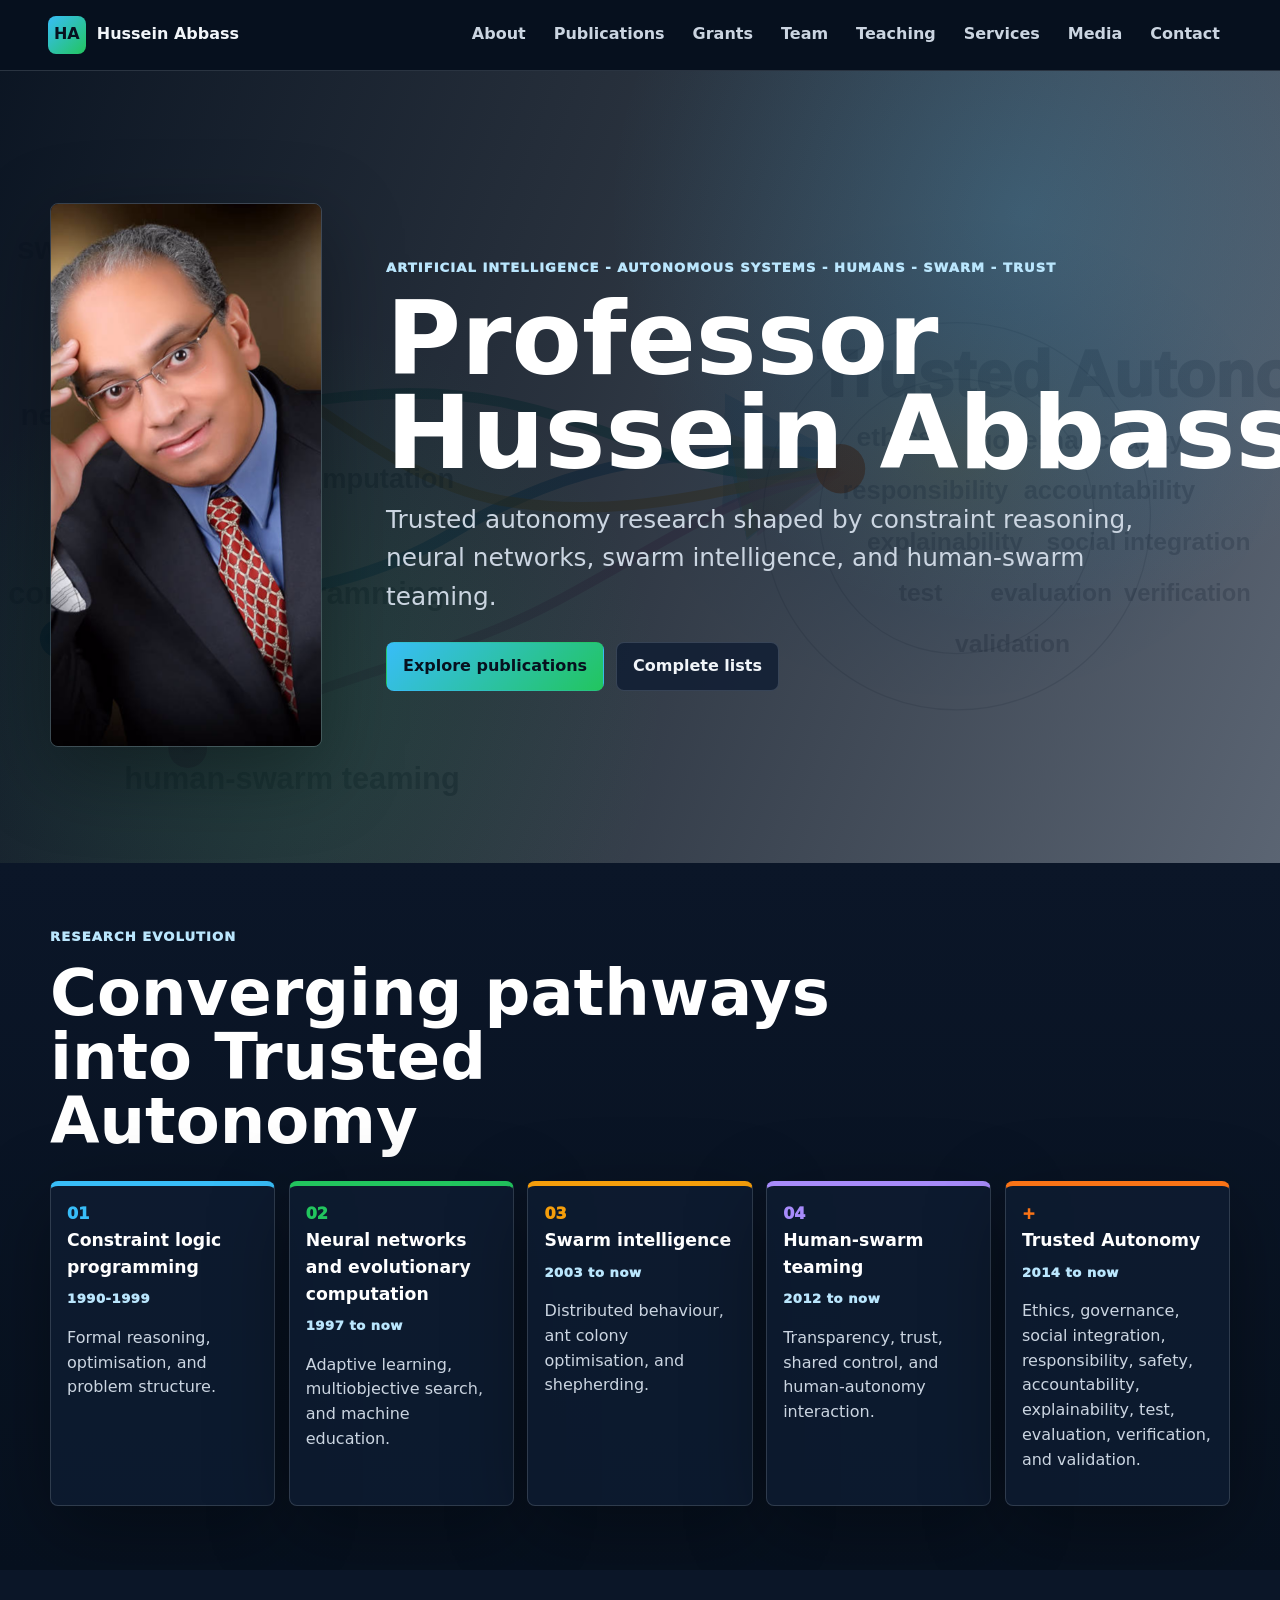
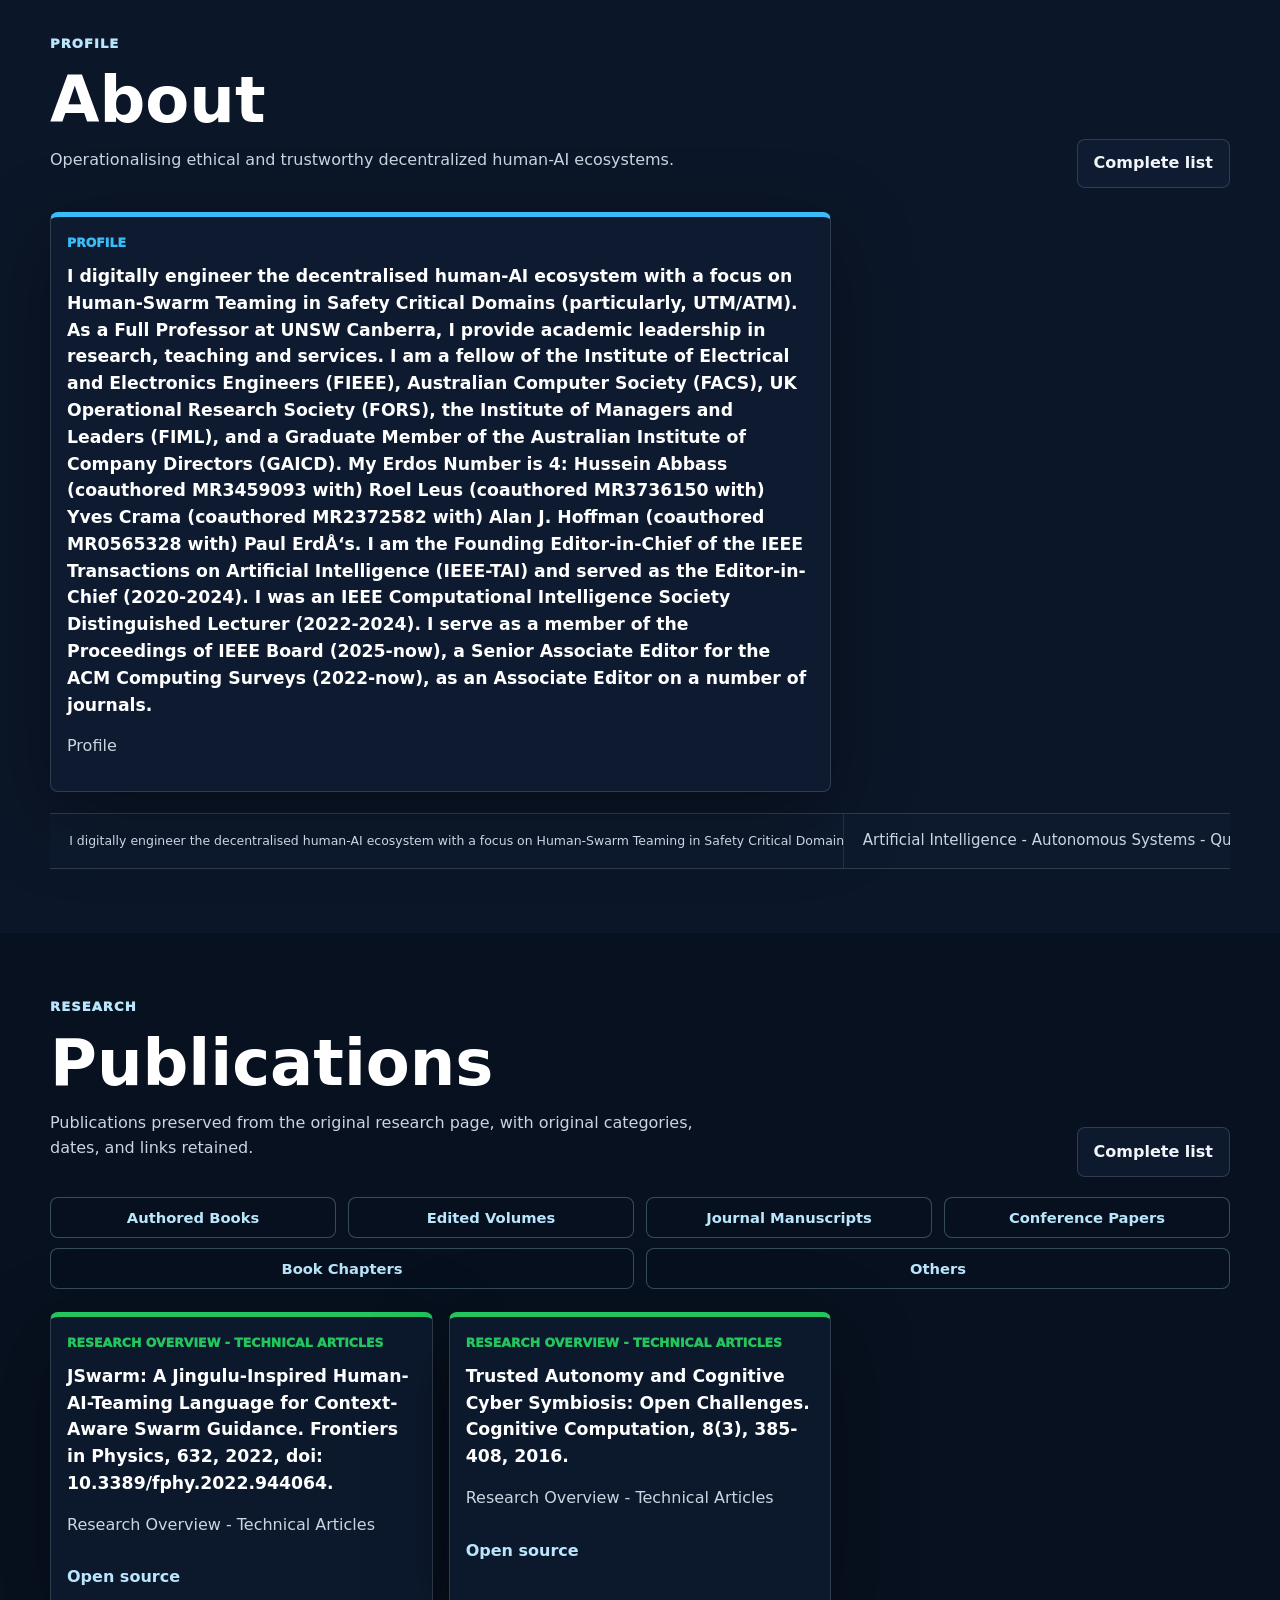
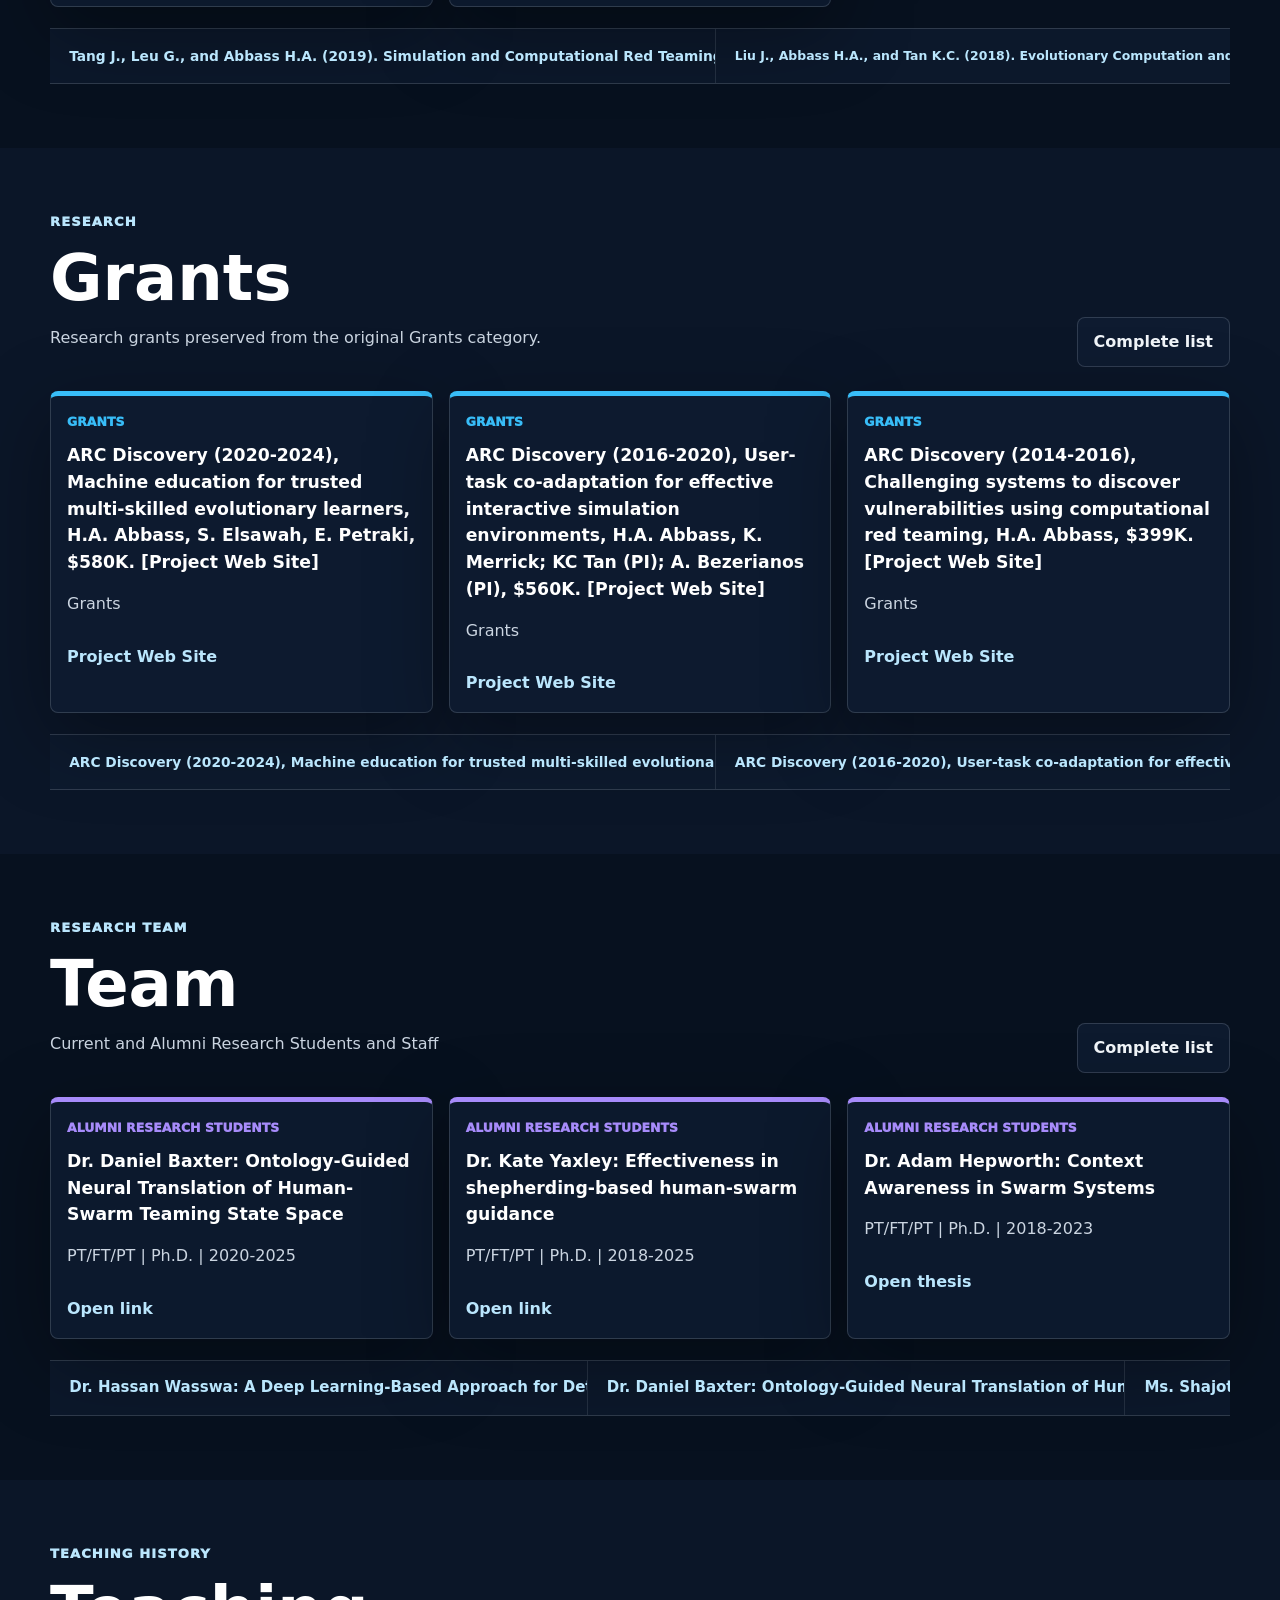
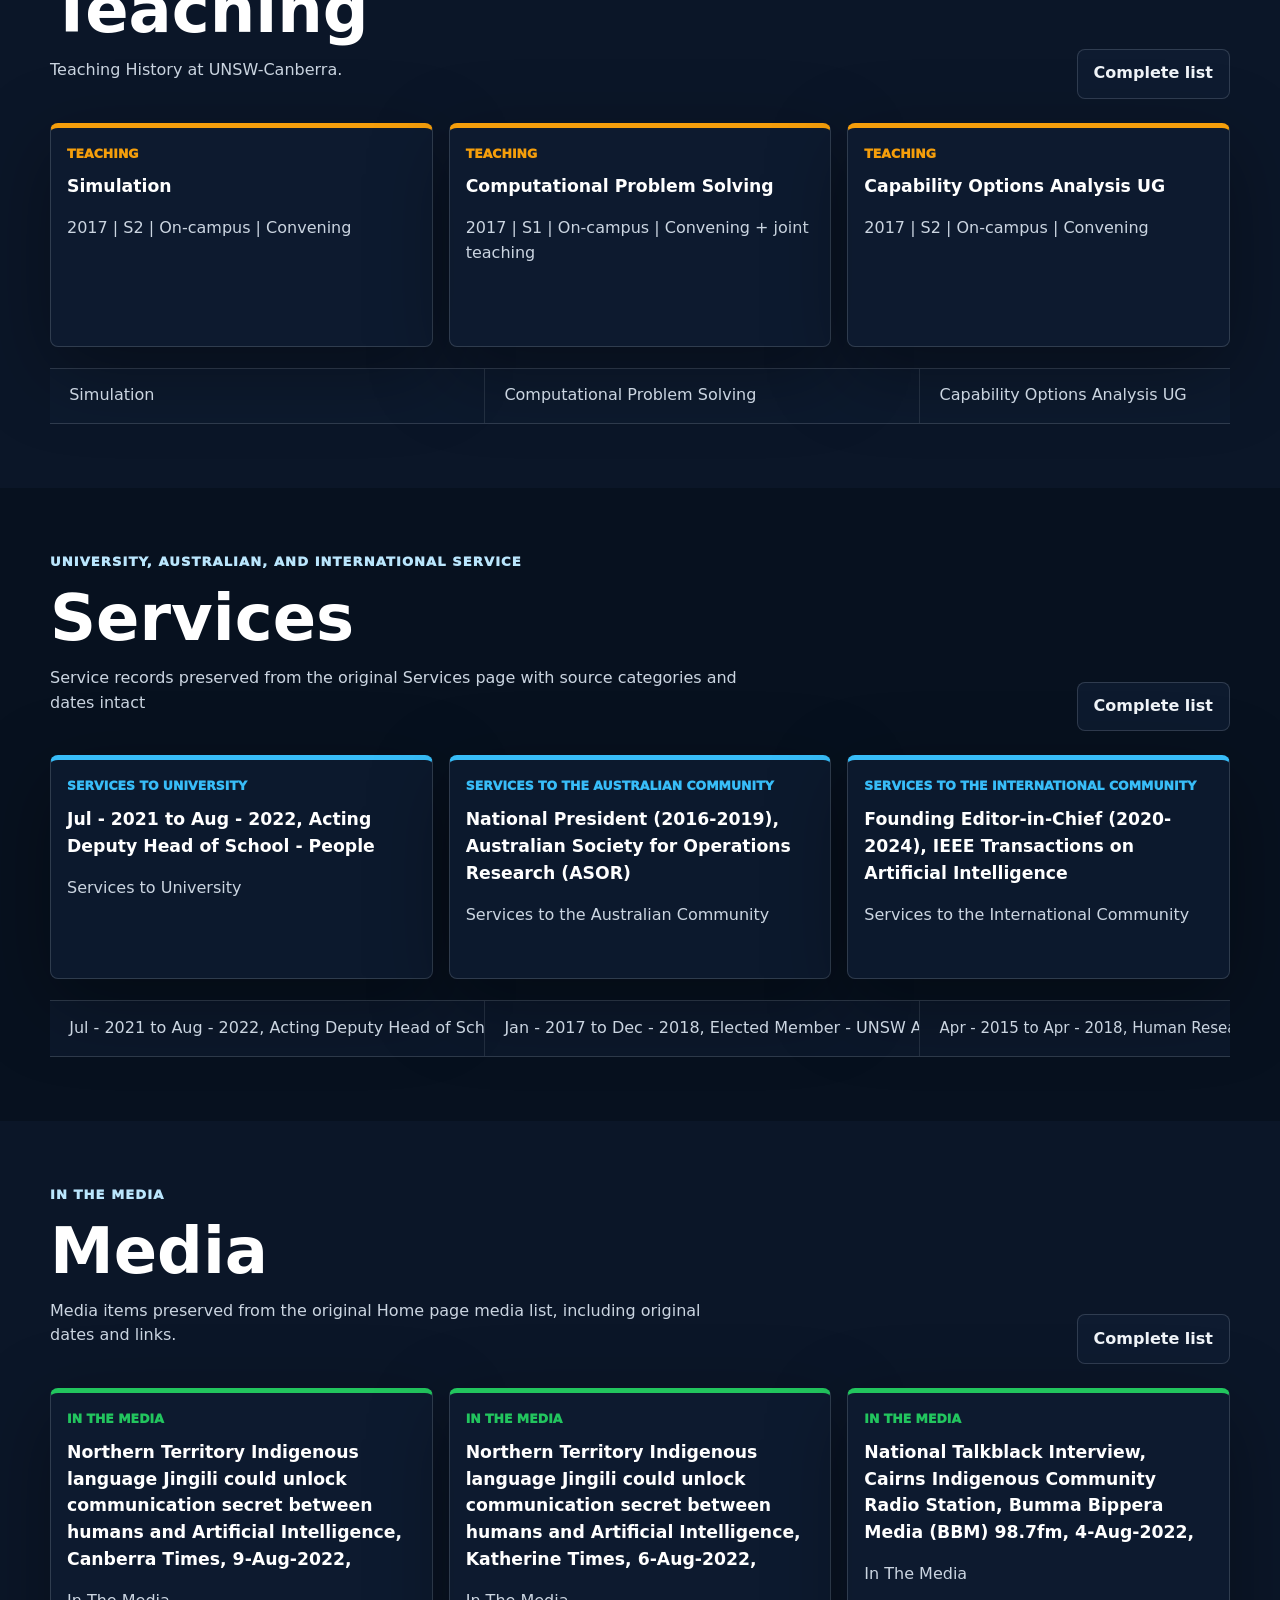
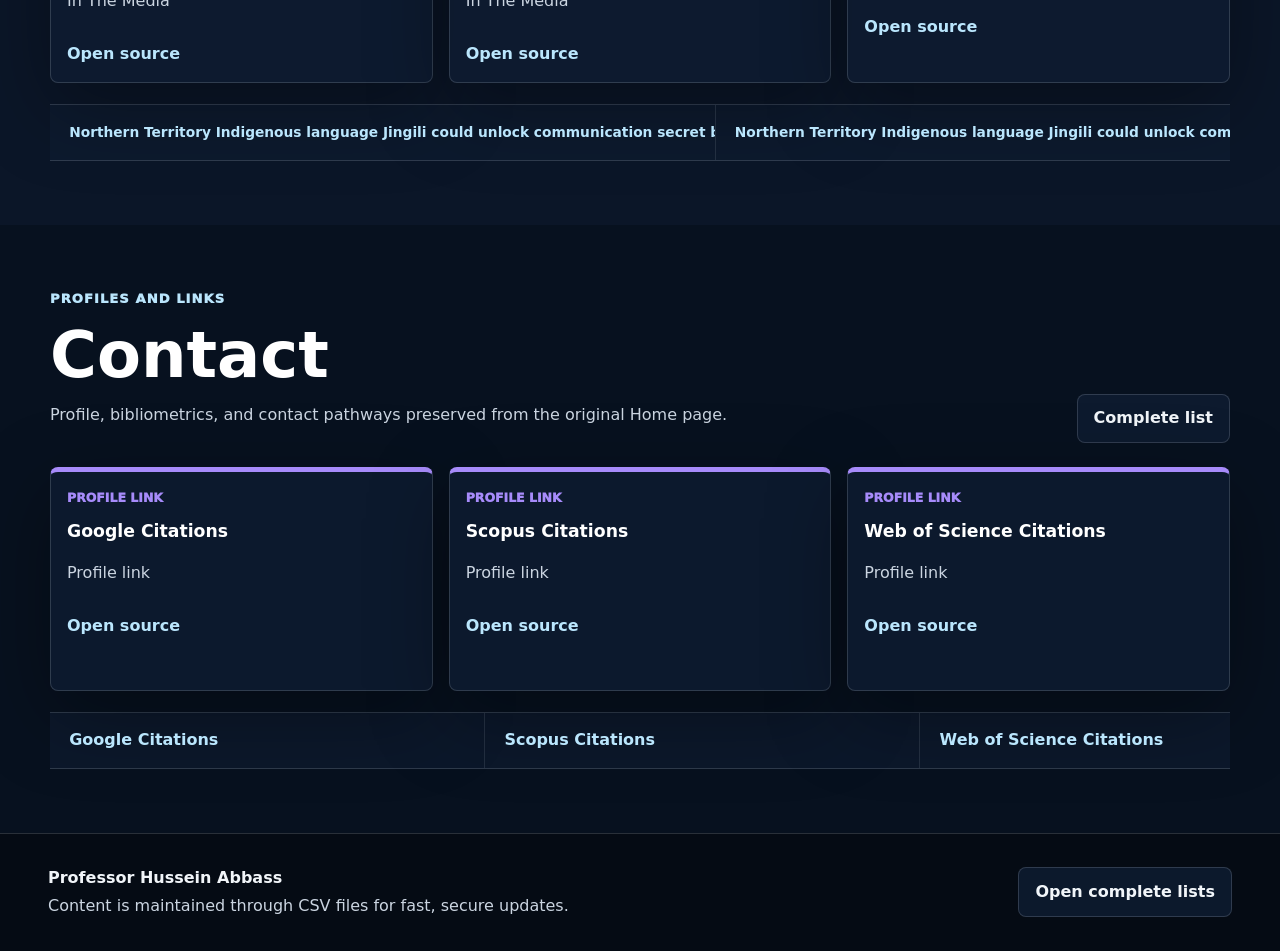
<file: index.html>
﻿<!doctype html>
<html lang="en">
<head>
  <meta charset="utf-8">
  <meta name="viewport" content="width=device-width, initial-scale=1">
  <meta http-equiv="Content-Security-Policy" content="default-src 'self'; script-src 'self'; style-src 'self'; img-src 'self' data:; base-uri 'none'; form-action 'none'; object-src 'none'">
  <meta name="description" content="Professor Hussein Abbass: trusted autonomy, human-swarm teaming, swarm intelligence, neural networks, machine education, and constraint reasoning.">
  <title>Professor Hussein Abbass | Trusted Autonomy</title>
  <link rel="icon" href="assets/favicon.svg" type="image/svg+xml">
  <link rel="stylesheet" href="styles.css">
</head>
<body>
  <a class="skip-link" href="#main">Skip to content</a>

  <header class="site-header">
    <a class="brand" href="#hero" aria-label="Professor Hussein Abbass home">
      <span class="brand-mark" aria-hidden="true">HA</span>
      <span>Hussein Abbass</span>
    </a>
    <nav class="nav" aria-label="Primary navigation">
      <a href="#about">About</a>
      <a href="#publications">Publications</a>
      <a href="#grants">Grants</a>
      <a href="#team">Team</a>
      <a href="#teaching">Teaching</a>
      <a href="#services">Services</a>
      <a href="#media">Media</a>
      <a href="#contact">Contact</a>
    </nav>
  </header>

  <main id="main">
    <section id="hero" class="hero section-band" aria-labelledby="hero-title">
      <div class="hero-bg" aria-hidden="true"></div>
      <div class="hero-content section-shell">
        <figure class="hero-figure">
          <img class="hero-portrait" src="assets/hussein-abbass.jpg" alt="Professor Hussein Abbass" width="591" height="827">
        </figure>
        <div class="hero-text">
          <p class="eyebrow">Artificial Intelligence - Autonomous Systems - Humans - Swarm - Trust</p>
          <h1 id="hero-title"><span>Professor</span><span>Hussein Abbass</span></h1>
          <p class="hero-copy">Trusted autonomy research shaped by constraint reasoning, neural networks, swarm intelligence, and human-swarm teaming.</p>
          <div class="hero-actions" aria-label="Primary calls to action">
            <a class="button primary" href="#publications">Explore publications</a>
            <a class="button ghost" href="complete.html#research-publications">Complete lists</a>
          </div>
        </div>
      </div>
    </section>

    <section class="pathways section-band" aria-labelledby="pathways-title">
      <div class="section-shell">
        <header class="section-heading compact">
          <p class="eyebrow">Research evolution</p>
          <h2 id="pathways-title">Converging pathways into Trusted Autonomy</h2>
        </header>
        <div class="pathway-map" aria-label="Evolutionary pathways in Professor Abbass's research">
          <article class="accent-cyan">
            <span>01</span>
            <h3>Constraint logic programming</h3>
            <p class="pathway-date">1990-1999</p>
            <p>Formal reasoning, optimisation, and problem structure.</p>
          </article>
          <article class="accent-green">
            <span>02</span>
            <h3>Neural networks and evolutionary computation</h3>
            <p class="pathway-date">1997 to now</p>
            <p>Adaptive learning, multiobjective search, and machine education.</p>
          </article>
          <article class="accent-amber">
            <span>03</span>
            <h3>Swarm intelligence</h3>
            <p class="pathway-date">2003 to now</p>
            <p>Distributed behaviour, ant colony optimisation, and shepherding.</p>
          </article>
          <article class="accent-purple">
            <span>04</span>
            <h3>Human-swarm teaming</h3>
            <p class="pathway-date">2012 to now</p>
            <p>Transparency, trust, shared control, and human-autonomy interaction.</p>
          </article>
          <article class="trusted accent-orange">
            <span>+</span>
            <h3>Trusted Autonomy</h3>
            <p class="pathway-date">2014 to now</p>
            <p>Ethics, governance, social integration, responsibility, safety, accountability, explainability, test, evaluation, verification, and validation.</p>
          </article>
        </div>
      </div>
    </section>

    <div id="content-root">
    <section id="about" class="content-section section-band ticker-speed-about">
      <div class="section-shell">
        <div class="section-heading">
          <div>
            <p class="eyebrow">Profile</p>
            <h2>About</h2>
            <p class="section-intro">Operationalising ethical and trustworthy decentralized human-AI ecosystems.</p>
          </div>
          <div class="section-actions">
            <a class="button ghost" href="complete.html#about">Complete list</a>
          </div>
        </div>
        
        <div class="featured-grid">
          
    <article class="featured-card">
      <p class="card-meta">Profile</p>
      <h3>I digitally engineer the decentralised human-AI ecosystem with a focus on Human-Swarm Teaming in Safety Critical Domains (particularly, UTM/ATM). As a Full Professor at UNSW Canberra, I provide academic leadership in research, teaching and services.
I am a fellow of the Institute of Electrical and Electronics Engineers (FIEEE), Australian Computer Society (FACS), UK Operational Research Society (FORS), the Institute of Managers and Leaders (FIML), and a Graduate Member of the Australian Institute of Company Directors (GAICD). My Erdos Number is 4: Hussein Abbass (coauthored MR3459093 with) Roel Leus (coauthored MR3736150 with) Yves Crama (coauthored MR2372582 with) Alan J. Hoffman (coauthored MR0565328 with) Paul ErdÅ‘s.
I am the Founding Editor-in-Chief of the IEEE Transactions on Artificial Intelligence (IEEE-TAI) and served as the Editor-in-Chief (2020-2024). I was an IEEE Computational Intelligence Society Distinguished Lecturer (2022-2024). I serve as a member of the Proceedings of IEEE Board (2025-now), a Senior Associate Editor for the ACM Computing Surveys (2022-now), as an Associate Editor on a number of journals.</h3>
      <p>Profile</p>
      
    </article>
        </div>
        <div class="ticker ticker-short" aria-label="About complete list preview">
          <div class="ticker-track"><span class="ticker-item ticker-item-xl">I digitally engineer the decentralised human-AI ecosystem with a focus on Human-Swarm Teaming in Safety Critical Domains (particularly, UTM/ATM). As a Full Professor at UNSW Canberra, I provide academic leadership in research, teaching and services.
I am a fellow of the Institute of Electrical and Electronics Engineers (FIEEE), Australian Computer Society (FACS), UK Operational Research Society (FORS), the Institute of Managers and Leaders (FIML), and a Graduate Member of the Australian Institute of Company Directors (GAICD). My Erdos Number is 4: Hussein Abbass (coauthored MR3459093 with) Roel Leus (coauthored MR3736150 with) Yves Crama (coauthored MR2372582 with) Alan J. Hoffman (coauthored MR0565328 with) Paul ErdÅ‘s.
I am the Founding Editor-in-Chief of the IEEE Transactions on Artificial Intelligence (IEEE-TAI) and served as the Editor-in-Chief (2020-2024). I was an IEEE Computational Intelligence Society Distinguished Lecturer (2022-2024). I serve as a member of the Proceedings of IEEE Board (2025-now), a Senior Associate Editor for the ACM Computing Surveys (2022-now), as an Associate Editor on a number of journals.</span><span class="ticker-item ticker-item-md">Artificial Intelligence - Autonomous Systems - Quantum Computations - Humans - Swarm - Ethics - Trust</span><a class="ticker-item" href="https://mathscinet.ams.org/mathscinet-getitem?mr=3459093" target="_blank" rel="noopener noreferrer">MR3459093</a><a class="ticker-item" href="https://www.ieee.org/" target="_blank" rel="noopener noreferrer">Institute of Electrical and Electronics Engineers (FIEEE)</a><a class="ticker-item" href="https://www.acs.org.au/" target="_blank" rel="noopener noreferrer">Australian Computer Society (FACS)</a><a class="ticker-item" href="https://www.theorsociety.com/" target="_blank" rel="noopener noreferrer">Operational Research Society (FORS)</a><a class="ticker-item" href="https://managersandleaders.com.au/" target="_blank" rel="noopener noreferrer">Institute of Managers and Leaders (FIML)</a><a class="ticker-item" href="https://aicd.companydirectors.com.au/" target="_blank" rel="noopener noreferrer">Australian Institute of Company Directors (GAICD)</a><span class="ticker-item ticker-item-xl">I digitally engineer the decentralised human-AI ecosystem with a focus on Human-Swarm Teaming in Safety Critical Domains (particularly, UTM/ATM). As a Full Professor at UNSW Canberra, I provide academic leadership in research, teaching and services.
I am a fellow of the Institute of Electrical and Electronics Engineers (FIEEE), Australian Computer Society (FACS), UK Operational Research Society (FORS), the Institute of Managers and Leaders (FIML), and a Graduate Member of the Australian Institute of Company Directors (GAICD). My Erdos Number is 4: Hussein Abbass (coauthored MR3459093 with) Roel Leus (coauthored MR3736150 with) Yves Crama (coauthored MR2372582 with) Alan J. Hoffman (coauthored MR0565328 with) Paul ErdÅ‘s.
I am the Founding Editor-in-Chief of the IEEE Transactions on Artificial Intelligence (IEEE-TAI) and served as the Editor-in-Chief (2020-2024). I was an IEEE Computational Intelligence Society Distinguished Lecturer (2022-2024). I serve as a member of the Proceedings of IEEE Board (2025-now), a Senior Associate Editor for the ACM Computing Surveys (2022-now), as an Associate Editor on a number of journals.</span><span class="ticker-item ticker-item-md">Artificial Intelligence - Autonomous Systems - Quantum Computations - Humans - Swarm - Ethics - Trust</span><a class="ticker-item" href="https://mathscinet.ams.org/mathscinet-getitem?mr=3459093" target="_blank" rel="noopener noreferrer">MR3459093</a><a class="ticker-item" href="https://www.ieee.org/" target="_blank" rel="noopener noreferrer">Institute of Electrical and Electronics Engineers (FIEEE)</a><a class="ticker-item" href="https://www.acs.org.au/" target="_blank" rel="noopener noreferrer">Australian Computer Society (FACS)</a><a class="ticker-item" href="https://www.theorsociety.com/" target="_blank" rel="noopener noreferrer">Operational Research Society (FORS)</a><a class="ticker-item" href="https://managersandleaders.com.au/" target="_blank" rel="noopener noreferrer">Institute of Managers and Leaders (FIML)</a><a class="ticker-item" href="https://aicd.companydirectors.com.au/" target="_blank" rel="noopener noreferrer">Australian Institute of Company Directors (GAICD)</a></div>
        </div>
      </div>
    </section>
    <section id="publications" class="content-section section-band ticker-speed-publications">
      <div class="section-shell">
        <div class="section-heading">
          <div>
            <p class="eyebrow">Research</p>
            <h2>Publications</h2>
            <p class="section-intro">Publications preserved from the original research page, with original categories, dates, and links retained.</p>
          </div>
          <div class="section-actions">
            <a class="button ghost" href="complete.html#research-publications">Complete list</a>
          </div>
        </div>
        <nav class="category-nav" aria-label="Publication categories"><a href="complete.html#research-publications-authored-books">Authored Books</a><a href="complete.html#research-publications-edited-volumes">Edited Volumes</a><a href="complete.html#research-publications-journal-manuscripts">Journal Manuscripts</a><a href="complete.html#research-publications-conference-papers">Conference Papers</a><a href="complete.html#research-publications-book-chapters">Book Chapters</a><a href="complete.html#research-publications-others">Others</a></nav>
        <div class="featured-grid">
          
    <article class="featured-card">
      <p class="card-meta">Research Overview - Technical Articles</p>
      <h3>JSwarm: A Jingulu-Inspired Human-AI-Teaming Language for Context-Aware Swarm Guidance. Frontiers in Physics, 632, 2022, doi: 10.3389/fphy.2022.944064.</h3>
      <p>Research Overview - Technical Articles</p>
      <span class="link-group"><a class="card-link" href="https://www.frontiersin.org/articles/10.3389/fphy.2022.944064/full?LinkSource=PassleApp" target="_blank" rel="noopener noreferrer">Open source</a></span>
    </article>
    <article class="featured-card">
      <p class="card-meta">Research Overview - Technical Articles</p>
      <h3>Trusted Autonomy and Cognitive Cyber Symbiosis: Open Challenges. Cognitive Computation, 8(3), 385-408, 2016.</h3>
      <p>Research Overview - Technical Articles</p>
      <span class="link-group"><a class="card-link" href="http://rd.springer.com/article/10.1007/s12559-015-9365-5" target="_blank" rel="noopener noreferrer">Open source</a></span>
    </article>
        </div>
        <div class="ticker ticker-marathon" aria-label="Publications complete list preview">
          <div class="ticker-track"><a class="ticker-item ticker-item-lg" href="https://www.amazon.com.au/Simulation-Computational-Teaming-Problem-Solving/dp/1119527171" target="_blank" rel="noopener noreferrer">Tang J., Leu G., and Abbass H.A. (2019). Simulation and Computational Red Teaming for Problem Solving. John Wiley &amp; Sons, ISBN-10 1119527171, ISBN-13 9781119527176.</a><a class="ticker-item ticker-item-xl" href="https://www.amazon.com.au/Evolutionary-Computation-Complex-Networks-Jing/dp/3319599984" target="_blank" rel="noopener noreferrer">Liu J., Abbass H.A., and Tan K.C. (2018). Evolutionary Computation and Complex Networks. Springer International Publishing, ISBN (Hard Cover) 978-3-319-59998-4, (EBook) 978-3-319-60000-0, DOI:10.1007/978-3-319-60000-0. .</a><a class="ticker-item ticker-item-xl" href="https://www.amazon.com/Computational-Red-Teaming-Big-Data-Decisions/dp/B01JXTFWTM/ref=asap_bc?ie=UTF8" target="_blank" rel="noopener noreferrer">Abbass H.A. (2015). Computational Red Teaming: Risk Analytics of Big-Data-to-Decisions Intelligent Systems. Springer International Publishing Switzerland. ISBN 978-3-319-08280-6 (Hard Cover), 978-3-319-08281-3 (EBook), ISBN-10 3319082809, DOI:10.1007/978-3-319-08281-3.</a><a class="ticker-item ticker-item-xl" href="https://www.amazon.com/Phase-Evolution-Hussein-Abbass-2013-11-28/dp/B01K0S7LN0/ref=asap_bc?ie=UTF8" target="_blank" rel="noopener noreferrer">Liu J., Green D.G., Abbass H.A. (2014). Dual Phase Evolution, Springer-Verlag, New York, ISBN 978-1-4419-8422-7 (hard cover), 978-1-4419-8423-4 (EBook), ISBN-10 1441984224, DOI:10.1007/978-1-4419-8423-4.</a><a class="ticker-item ticker-item-lg" href="https://www.amazon.com/Shepherding-UxVs-Human-Swarm-Teaming-Intelligence-ebook/dp/B08ZKH5DVK/ref=asap_bc?ie=UTF8" target="_blank" rel="noopener noreferrer">Abbass H.A. and Hunjet R. (Ed. 2020). Shepherding UxVs for Human Swarm Teaming: An Artificial Intelligence Approach to Unmanned X Vehicles. Springer.</a><a class="ticker-item ticker-item-xl" href="https://www.amazon.com/Foundations-Trusted-Autonomy-Studies-Decision-ebook/dp/B0792B66KR/ref=asap_bc?ie=UTF8" target="_blank" rel="noopener noreferrer">Abbass H.A., Scholz J and Reid D. (Ed., 2018). Foundations of Trusted Autonomy. Springer. ISBN (Hard Cover) 978-3-319-64815-6 , (EBook) 978-3-319-64816-3, DOI:10.1007/978-3-319-64816-3. [Open Access, Click on the Title to download]</a><a class="ticker-item ticker-item-xl" href="http://www.springer.com/us/book/9783319264486" target="_blank" rel="noopener noreferrer">Abielmona, R., Falcon, R., Zincir-Heywood, N., and Abbass, H. (Eds) (2016). Recent Advances in Computational Intelligence in Defense and Security. Springer International Publishing. ISBN 978-3-319-26448-6 (Hard Cover), 978-3-319-26450-9 (eBook), doi:10.1007/978-3-319-26450-9. [PDF File]</a><a class="ticker-item ticker-item-lg" href="https://www.amazon.com/Applications-Information-Homeland-Security-2005-10-06/dp/B01K052Q1U/ref=asap_bc?ie=UTF8" target="_blank" rel="noopener noreferrer">Abbass H.A. and Essam D.L. (Eds) Applications of Information Systems to Homeland Security and Defense, IGI publishers, USA, 2005.</a><a class="ticker-item ticker-item-md" href="https://www.amazon.com/Data-Decision-Sciences-Action-Proceedings-ebook/dp/B074BWWYK6/ref=asap_bc?ie=UTF8" target="_blank" rel="noopener noreferrer">Abbass H.A., Sarker R. and Newton C. (Eds) (2002) Data Mining: A Heuristic Approach, Idea Group Publishing (USA).</a><a class="ticker-item ticker-item-lg" href="https://www.amazon.com/Recent-Advances-Artificial-Hussein-Abbass/dp/B00Y5KK948/ref=asap_bc?ie=UTF8" target="_blank" rel="noopener noreferrer">Sarker R., Abbass H.A. and Newton C. (Eds) (2002) Heuristics and Optimisation for Knowledge Discovery, Idea Group Publishing (USA).</a><a class="ticker-item ticker-item-lg" href="https://www.amazon.com/Progress-Artificial-Life-Australian-Proceedings/dp/B01F9R8I3Y/ref=asap_bc?ie=UTF8" target="_blank" rel="noopener noreferrer">Russell Standish, Mark Bedau and Hussein Abbass (Eds), The 8th International Conference on the Simulation and Synthesis of Living Systems, MIT-Press (USA), 2002.</a><span class="ticker-item ticker-item-xl">Hepworth, A. J., Hussein, A., Reid, D. J., and Abbass, H. A. (2022). Swarm analytics: Designing information markers to characterise swarm systems in shepherding contexts. Adaptive Behavior, 10597123221137090.</span><span class="ticker-item ticker-item-xl">Dong, X., Garratt, M. A., Anavatti, S. G., and Abbass, H. A. (2022). Towards Real-Time Monocular Depth Estimation for Robotics: A Survey. IEEE Transactions on Intelligent Transportation Systems.</span><span class="ticker-item ticker-item-xl">Liu, J., Anavatti, S., Garratt, M., and Abbass, H. A. (2022). Modified continuous Ant Colony Optimisation for multiple Unmanned Ground Vehicle path planning. Expert Systems with Applications, 196, 116605.</span><span class="ticker-item ticker-item-xl">Dong, X., Garratt, M. A., Anavatti, S. G., and Abbass, H. A. (2022). Mobilexnet: An efficient convolutional neural network for monocular depth estimation. IEEE Transactions on Intelligent Transportation Systems, 23(11), 20134-20147.</span><a class="ticker-item ticker-item-xl" href="https://doi.org/10.1016/j.atech.2022.100137" target="_blank" rel="noopener noreferrer">Yaxley, K. J., Reid, A., Kenworthy, C., Hossny, M., Baxter, D. P., Allworth, M. B., ... and Abbass, H. (2022). Building a Sky Shepherd for the future of agriculture. Smart Agricultural Technology, 100137. DOI:doi.org/10.1016/j.atech.2022.100137</a><a class="ticker-item ticker-item-xl" href="https://doi.org/10.1109/ACCESS.2022.3180032" target="_blank" rel="noopener noreferrer">Hepworth, A. J., Baxter, D. P., and Abbass, H. A. (2022). Onto4MAT: A Swarm Shepherding Ontology for Generalized Multiagent Teaming. in IEEE Access, vol. 10, pp. 59843-59861. DOI:doi.org/10.1109/ACCESS.2022.3180032</a><span class="ticker-item ticker-item-xl">Liu, X., Kasmarik, K., and Abbass, H. (2022). Assessing Player Profiles of Achievement, Affiliation, and Power Motivation Using Electroencephalography. IEEE Transactions on Systems, Man, and Cybernetics: Systems, 52(6), 3648-3658, June 2022.</span><span class="ticker-item ticker-item-lg">El-fiqi H., Wang M., Merrick, K., Bezerianos A., Tan K.C., and Abbass, H.A. (2022). Weighted Gate Layer Autoencoders. IEEE Transactions on Cybernetics, 52(8), 7242-7253, 2022.</span><a class="ticker-item ticker-item-xl" href="https://doi.org/10.1109/LGRS.2020.3041864" target="_blank" rel="noopener noreferrer">Dam, T., Anavatti, S. G., and Abbass, H. A. (2022). Mixture of Spectral Generative Adversarial Networks for Imbalanced Hyperspectral Image Classification. IEEE Geoscience and Remote Sensing Letters, vol. 19, pp. 1-5, 2022, Art no. 5502005. DOI:doi.org/10.1109/LGRS.2020.3041864</a><span class="ticker-item ticker-item-xl">Vahidnia, S., Abbasi, A., and Abbass, H. A. (2021). Embedding-based Detection and Extraction of Research Topics from Academic Documents Using Deep Clustering. Journal of Data and Information Science, 6(3), 99-122.</span><span class="ticker-item ticker-item-xl">Abbass, H., Petraki, E., Hussein, A., McCall, F., and Elsawah, S. (2021). A model of symbiomemesis: machine education and communication as pillars for human-autonomy symbiosis. Philosophical Transactions of the Royal Society A, 379(2207), 20200364.</span><a class="ticker-item ticker-item-xl" href="http://www.ieee-jas.org/article/id/f6ff7250-d301-4490-9dab-edc6012c5299?pageType=en" target="_blank" rel="noopener noreferrer">Hepworth, A.J., Baxter, D.P., Hussein, A., Yaxley, K.J., Debie, E., and Abbass, H.A. (2021). Human-Swarm-Teaming Transparency and Trust Architecture. IEEE/CAA J. Automatica Sinica, 8(7), 1281-1295. http://www.ieee-jas.org/article/id/f6ff7250-d301-4490-9dab-edc6012c5299?pageType=en</a><span class="ticker-item ticker-item-xl">Debie, E., Raul F.R., Fidock, J., Barlow, M., Merrick, K., Anavatti, S., Garratt, M., and Abbass H.A. (2021). Multimodal Fusion for Objective Assessment of Cognitive Workload: A Review. IEEE Transactions on Cybernetics, 51(3), 1542-1555.</span><span class="ticker-item ticker-item-lg">Hussein, A., Elsawah, S., Petraki, E., and Abbass, H. A. (2021). A machine education approach to swarm decision-making in best-of-n problems. Swarm Intelligence, 1-32.</span><span class="ticker-item ticker-item-xl">Wang, M., Kasmarik, K., Bezerianos, A., Tan, K. C., and Abbass, H. (2021). On the channel density of EEG signals for reliable biometric recognition. Pattern Recognition Letters, 147, 134-141.</span><span class="ticker-item ticker-item-xl">Liu, J., Anavatti, S., Garratt, M., Tan, K. C., and Abbass, H. A. (2021). A survey, taxonomy and progress evaluation of three decades of swarm optimisation. Artificial Intelligence Review, 1-119.</span><span class="ticker-item ticker-item-lg">Liu, J., Anavatti, S., Garratt, M., and Abbass, H. A. (2021). Multi-operator continuous ant colony optimisation for real world problems. Swarm and Evolutionary Computation, 100984.</span><span class="ticker-item ticker-item-xl">Vahidnia, S., Abbasi, A., and Abbass, H. A. (2021). Embedding-based Detection and Extraction of Research Topics from Academic Documents Using Deep Clustering. Journal of Data and Information Science, 6(3), 99-122.</span><span class="ticker-item ticker-item-lg">Yaxley, K. J., Joiner, K. F., and Abbass, H. (2021). Drone approach parameters leading to lower stress sheep flocking and movement: sky shepherding. Scientific reports, 11(1), 1-9.</span><a class="ticker-item ticker-item-xl" href="https://www.husseinabbass.net/doi.org/10.1007/s42454-020-00024-w" target="_blank" rel="noopener noreferrer">Debie, E., El-fiqi H., Fidock, J., Barlow, M., Merrick, K., Anavatti, S., Garratt, M., and Abbass H.A. (2021). Autonomous recommender system for reconnaissance tasks using a swarm of UAVs and asynchronous shepherding. Human-Intelligent Systems Integration, 3(2), 175-186.DOI:doi.org/10.1007/s42454-020-00024-w</a><a class="ticker-item ticker-item-xl" href="https://www.husseinabbass.net/doi.org/10.1080/00140139.2020.1764112" target="_blank" rel="noopener noreferrer">Hussein A., El- Sawah, S., and Abbass H.A. (2020). The Reliability and Transparency Bases of Trust in Human-Swarm Interaction: Principles and Implications. Ergonomics, 63(9), 1116-1132. DOI:doi.org/10.1080/00140139.2020.1764112</a><a class="ticker-item ticker-item-xl" href="https://www.husseinabbass.net/doi.org/10.1177/0018720819879273" target="_blank" rel="noopener noreferrer">Hussein A., El- Sawah, S., and Abbass H.A. (2020). Trust Mediating Reliability-Reliance Relationship in Supervisory Control of Human-Swarm Interactions. Human Factors : The Journal of the Human Factors and Ergonomics Society,62(8), 1237-1248. DOI:doi.org/10.1177/0018720819879273</a><a class="ticker-item ticker-item-xl" href="https://doi.org/10.1109/ACCESS.2020.3037325" target="_blank" rel="noopener noreferrer">El-Fiqi, H., Campbell, B., Elsayed, S., Perry, A., Singh, H. K., Hunjet, R., and Abbass, H. A. (2020). The Limits of Reactive Shepherding Approaches for Swarm Guidance. IEEE Access, 8, 214658-214671. DOI:doi.org/10.1109/ACCESS.2020.3037325</a><a class="ticker-item ticker-item-xl" href="https://www.husseinabbass.net/doi.org/10.1109/TETCI.2020.2992778" target="_blank" rel="noopener noreferrer">Long, N. K., Sammut, K., Sgarioto, D., Garratt, M., and Abbass, H. A. (2020). A Comprehensive Review of Shepherding as a Bio-Inspired Swarm-Robotics Guidance Approach. IEEE Transactions on Emerging Topics in Computational Intelligence, 523 - 537. DOI:doi.org/10.1109/TETCI.2020.2992778 [Author Version]</a><a class="ticker-item ticker-item-xl" href="https://www.husseinabbass.net/doi.org/10.1016/j.patcog.2020.107381" target="_blank" rel="noopener noreferrer">Wang M., Hu J., and Abbass H.A. (2020). BrainPrint: EEG Biometric Identification based on Analyzing Brain Connectivity Graphs. Pattern Recognition, Volume 105, September 2020, 107381. DOI:doi.org/10.1016/j.patcog.2020.107381</a><a class="ticker-item ticker-item-xl" href="https://www.husseinabbass.net/doi.org/10.3389/fnins.2020.00040" target="_blank" rel="noopener noreferrer">Raul F.R., Debie, E., Fidock, J., Barlow, M., Merrick, K., Anavatti, S., Garratt, M., and Abbass H.A. (2020). Electroencephalographic Workload Indicators During Teleoperation of an Unmanned Aerial Vehicle Shepherding a Swarm of Unmanned Ground Vehicles in Contested Environments. Frontiers Neuroscience, 14:40. DOI:doi.org/10.3389/fnins.2020.00040</a><a class="ticker-item ticker-item-xl" href="https://doi.org/10.1016/j.cnsns.2019.104870" target="_blank" rel="noopener noreferrer">Chica, M., Chiong, R., Ramasco J.J., and Abbass H.A. (2019). Effects of update rules on networked N-player trust game dynamics. Communications in Nonlinear Science and Numerical Simulation, 79, article 104870. DOI:doi.org/10.1016/j.cnsns.2019.104870</a><span class="ticker-item ticker-item-xl">Wang M., ElFiqi H., Hu J., and Abbass H.A. (2019). Convolutional Neural Networks Using Dynamic Functional Connectivity for EEG-based Person Identification in Diverse Human States. IEEE Transactions on Information Forensics &amp; Security, 14(12), 3259-3272. https://ieeexplore.ieee.org/document/8716699</span><a class="ticker-item ticker-item-xl" href="https://ieeexplore.ieee.org/document/8658079" target="_blank" rel="noopener noreferrer">Raul Fernandez-Rojas, Anthony Perry, Hemant Singh, Benjamin Campbell, Saber Elsayed, Robert Hunjet and Abbass H. A. (2019). Contextual Awareness in Human-Advanced-Vehicle Systems: A Survey. IEEE Access, vol. 7, pp. 33304 - 33328.[ Open Access Full Paper available for Download for Free] . DOI:doi.org/10.1109/ACCESS.2019.2902812</a><a class="ticker-item ticker-item-xl" href="https://journals.plos.org/plosone/article?id=10.1371/journal.pone.0211809" target="_blank" rel="noopener noreferrer">ElFiqi H., Petraki E., and Abbass H. A. (2019). Network Motifs for Translator Stylometry Identification. PLoS ONE 14(2): e0211809. https://doi.org/10.1371/journal.pone.0211809. [ Open Access Full Paper available for Download for Free]</a><a class="ticker-item ticker-item-xl" href="https://link.springer.com/content/pdf/10.1007%2Fs12559-018-9619-0.pdf" target="_blank" rel="noopener noreferrer">Abbass H.A. (2019). Social Integration of Artificial Intelligence: Functions, Automation Allocation Logic, and Human-Autonomy Trust. Cognitive Computation, 11(2), 159-171. DOI:10.1007/s12559-018-9619-0. [Open Access Full Paper available for Download for Free]</a><span class="ticker-item ticker-item-lg">Greenwood G., Abbass H.A., and Petraki E. (2018). When is Altruistic Punishment Useful in Social Dilemmas?. BioSystems, 174, 60-62. DOI:doi.org/10.1016/j.biosystems.2018.10.015.</span><a class="ticker-item ticker-item-xl" href="https://www.husseinabbass.net/mypapers/IEEETNNLS18.pdf" target="_blank" rel="noopener noreferrer">Yang, Z., Merrick K., Jin, L. and Abbass, H.A. (2018). Hierarchical Deep Reinforcement Learning for Continuous Action Control. IEEE Transactions on Neural Networks and Learning Systems, 29(11), 5174-5184. DOI:10.1109/TNNLS.2018.2805379 [PDF File]</a><a class="ticker-item ticker-item-xl" href="https://www.husseinabbass.net/mypapers/IEEETCDS18.pdf" target="_blank" rel="noopener noreferrer">Xuejie, L., Merrick K., and Abbass H.A. (2018). Towards Electroencephalographic Profiling of Player Motivation: A Survey. IEEE Transactions on Cognitive and Developmental Systems, 10(3), 499-513. DOI: 10.1109/TCDS.2017.2726083 [PDF File]</a><span class="ticker-item ticker-item-xl">Goh S.K., Abbass H.A., Tan K.C., Al-Mamun A., Thakor N., Bezerianos A., and Li J. (2018). Spatio-spectral Representation Learning for Electroencephalographic Gait Pattern Classification. IEEE Transactions on Neural Systems &amp; Rehabilitation Engineering, 26(9), 1858-1867. DOI: 10.1109/TNSRE.2018.2864119</span><span class="ticker-item ticker-item-xl">Xiao M., Cai K., and Abbass H.A. (2018). Hybridized Encoding for Evolutionary Multi-objective Optimization of Air Traffic Network Flow: A Case Study on China. Transportation Research Part E, 115, 35-55, https://doi.org/10.1016/j.tre.2018.04.011.</span><span class="ticker-item ticker-item-xl">Tang, J., Leu, G. and Abbass, H.A. (2018) . Networking the Boids is More Robust Against Adversarial Learning. IEEE Transactions on Network Science and Engineering. 5(2), 141-155. DOI: 10.1109/TNSE.2017.2745108</span><a class="ticker-item ticker-item-xl" href="http://ieeexplore.ieee.org/document/8269292/" target="_blank" rel="noopener noreferrer">Wang, K., Bui, V., Petraki, E. and Abbass, H.A. (2018) . Human-Guided Evolutionary Story Narration. IEEE Access, vol 6, 13783-13802. DOI: 0.1109/ACCESS.2018.2797879 Open Access Full Paper available for Download for Free]</a><a class="ticker-item ticker-item-xl" href="https://www.frontiersin.org/articles/10.3389/frobt.2018.00013/abstract" target="_blank" rel="noopener noreferrer">Harvey, J. Merrick K., and Abbass, H.A. (2018) . Assessing Human Judgement of Computationally Generated Swarming Behaviour. Frontiers Robotics and AI, 5(13). DOI:10.3389/frobt.2018.00013 [Open Access Full Paper available for Download for Free]</a><a class="ticker-item ticker-item-xl" href="https://www.husseinabbass.net/papers/keshk2017hmmde.pdf" target="_blank" rel="noopener noreferrer">Keshk, M., Singh, H., and Abbass H.A. (2018) . Automatic estimation of differential evolution parameters using Hidden Markov Models. Evolutionary Intelligence, 10(3–4), 77–93. DOI: 10.1007/s12065-018-0153-5 [PDF File]</a><a class="ticker-item ticker-item-xl" href="http://ieeexplore.ieee.org/document/8006366/" target="_blank" rel="noopener noreferrer">Goh S.K., Abbass H.A., Tan K.C., Al-Mamun A., Wang C., Guan C. (2017) . Automatic EEG Artifact Removal Techniques by Detecting Influential Independent Components. IEEE Transactions on Emerging Topics in Computational Intelligence, 1(4), 270-279. 10.1109/TETCI.2017.2690913</a><a class="ticker-item ticker-item-xl" href="http://ieeexplore.ieee.org/document/7820081/" target="_blank" rel="noopener noreferrer">Wang S.L., Shafi K., Ng T.F., Lokan C., Abbass H.A. (2017) . Contrasting Human and Computational Intelligence Based Autonomous Behaviors in a Blue-Red Simulation Environment. IEEE Transactions on Emerging Topics in Computational Intelligence, 1(1), 27-40. DOI:10.1109/TETCI.2016.2641929. [Open Access Full Paper available for Download for Free]</a><a class="ticker-item ticker-item-lg" href="http://ieeexplore.ieee.org/abstract/document/7807383/" target="_blank" rel="noopener noreferrer">Shafi K., Abbass H.A. (2017) . A Survey of Learning Classifier Systems in Games. IEEE Computational Intelligence Magazine, 12, 42 - 55. DOI:10.1109/MCI.2016.2627670. [PDF File]</a><a class="ticker-item ticker-item-xl" href="http://www.worldscientific.com/DOI/abs/10.1142/S1469026817500067" target="_blank" rel="noopener noreferrer">Zhang B., Shafi K., and Abbass H.A. (2017) . On Benchmark Problems and Metrics for Decision Space Performance Analysis in Multi-Objective Optimization. International Journal of Computational Intelligence and Applications, 16(1), 1750006-1750024.</a><a class="ticker-item ticker-item-xl" href="http://ieeexplore.ieee.org/abstract/document/7436771/" target="_blank" rel="noopener noreferrer">Wang B., Merrick K., and Abbass H.A. (2017) . Co-operative Coevolutionary Neural Networks for Mining Functional Association Rules. IEEE Transactions on Neural Networks and Learning Systems, 28(6), 1331-1344, DOI:10.1109/TNNLS.2016.2536104.</a><a class="ticker-item ticker-item-xl" href="http://ieeexplore.ieee.org/abstract/document/7407653/" target="_blank" rel="noopener noreferrer">Gee S.B., Tan K. C., and Abbass H.A. (2017) . A Benchmark Test Suite for Dynamic Evolutionary Multiobjective Optimization. IEEE Transactions on Cybernetics, 47(2), 461-472, DOI:10.1109/TCYB.2016.2519450.</a><a class="ticker-item ticker-item-xl" href="https://link.springer.com/article/10.1007%2Fs00500-015-1587-7" target="_blank" rel="noopener noreferrer">Goh S. K., Abbass H. A., Tan K. C., and Al Mamun, A. (2016) . Decompositional Independent Component Analysis Using Multi-objective Optimization. Soft Computing, 20(4), 1289-1304, DOI:10.1007/s00500-015-1587-7.</a><a class="ticker-item ticker-item-xl" href="http://ieeexplore.ieee.org/document/7480763/" target="_blank" rel="noopener noreferrer">Abbass, H. A., Leu, G., and Merrick, K. (2016). A Review of Theoretical and Practical Challenges of Trusted Autonomy in Big Data. IEEE Access, 4, 2808-2830. DOI:10.1109/access.2016.2571058. [Open Access Full Paper available for Download for Free]</a><a class="ticker-item ticker-item-xl" href="http://rd.springer.com/article/10.1007/s12559-015-9365-5" target="_blank" rel="noopener noreferrer">Abbass H.A., Petraki E., Merrick K., Harvey J., and Barlow M. (2016). Trusted Autonomy and Cognitive Cyber Symbiosis: Open Challenges. Cognitive Computation, 8(3), 385-408. 10.1007/s12559-015-9365-5.[Open Access Full Paper available for Download for Free]</a><a class="ticker-item ticker-item-xl" href="http://ieeexplore.ieee.org/document/7284709/" target="_blank" rel="noopener noreferrer">Abbass H.A., Greenwood G., and Petraki E. (2016). The N-Player Trust Game and its Replicator Dynamics. IEEE Transactions on Evolutionary Computation, 20(3), 470-474,. DOI:10.1109/TEVC.2015.2484840. [PDF File]</a><span class="ticker-item ticker-item-xl">Leu, G. and Abbass, H.A. (2016). A Multi-Disciplinary Review of Knowledge Acquisition Methods: From Human to Autonomous Eliciting Agents. Knowledge-Based Systems, 105, 1-22, August. DOI:10.1016/j.knosys.2016.02.012.</span><span class="ticker-item ticker-item-xl">ElFiqi H., Petraki E., and Abbass H. A. (2016). Pairwise Comparative Classification for Translator Stylometric Analysis. ACM Transactions on Asian Language Information Processing, 16(1), Article 2 Online first, DOI:10.1145/2898997.</span><span class="ticker-item ticker-item-xl">Xin Q., Xu J.X., Tan K.C., and Abbass H. A. (2016). Adaptive Cross-Generation Differential Evolution Operators for Multi-objective Optimization. IEEE Transactions on Evolutionary Computation, 20(2), 232-244. DOI:10.1109/TEVC.2015.2433672.</span><span class="ticker-item ticker-item-xl">Ghoneim A and Abbass H.A. (2016). A Multiobjective Distance Separation Methodology to Determine Sector-Level Minimum Separation for Safe Air Traffic Scenarios. European Journal of Operational Research, 253(1), 226-240, DOI:10.1016/j.ejor.2016.02.031.</span><span class="ticker-item ticker-item-xl">Xiong, J., Leus, R., Yang, Z., and Abbass, H. A. (2016). Evolutionary multi-objective resource allocation and scheduling in the Chinese navigation satellite system project. European Journal of Operational Research, 251(2), 662-675, DOI:10.1016/j.ejor.2015.11.031</span><span class="ticker-item ticker-item-lg">Harvey J., Merrick K., and Abbass H.A.(2015). Application of chaos measures to a simplified Boids flocking model. Swarm Intelligence, vol. 9, pp. 23-41.</span><span class="ticker-item ticker-item-xl">Schiechowski M, Merrick K, Mandziuk J, and Abbass H (2015) Human Machine Cooperation Loop in Game Playing, International Journal on Advances in Intelligent Systems, vol. 8, pp. 310 - 323, https://www.thinkmind.org/index.php?view=article&amp;articleid=intsys_v8_n34_2015_8.</span><span class="ticker-item ticker-item-xl">Abbass H.A., Jiangjun T., Ellejmi M., Kirby S. (2014). Visual and auditory reaction time for air traffic controllers using quantitative electroencephalograph (QEEG) data. Brain Informatics, no. 2198-4018.</span><span class="ticker-item ticker-item-lg">Leu G., Curtis N., and Abbass H.A. (2014). Society of Mind cognitive agent architecture applied to drivers adapting in a traffic context. Adaptive Behaviour, vol. 22, no. 2, pp. 123 - 145.</span><span class="ticker-item ticker-item-xl">Abbass H.A., Tang J., Amin R., Ellejmi M., Kirby S. (2014). The computational air traffic control brain: Computational red teaming and big data for real-time seamless brain-traffic integration. Journal of Air Traffic Control, vol. 52, no. 2, pp. 10-17.</span><span class="ticker-item ticker-item-xl">Xiong J., Liu J., Chen Y., and Abbass H.A. (2014) . A Knowledge-based Evolutionary Multi-objective Approach for Stochastic Extended Resource Investment Project Scheduling Problems. IEEE Transactions on Evolutionary Computation, vol. 18, no. 5, pp. 742 - 763.</span><span class="ticker-item ticker-item-lg">Zhao W., Alam S., Abbass H.A. (2014) . MOCCA-II: A multi-objective co-operative co-evolutionary algorithm. Applied Soft Computing, vol. 23, pp. 407-416.</span><span class="ticker-item ticker-item-lg">Nguyen L., Bui L. and Abbass H.A. (2014) . DMEA-II: the Direction-based Multi-objective Evolutionary Algorithm - II. Soft Computing, vol. 18, no. 11, pp. 2119 - 2134.</span><span class="ticker-item ticker-item-xl">Alam S., Lokan C., Aldis G., Barry S., Butcher R., and Abbass H.A. (2013) . Systemic Identification of Airspace Collision Risk Tipping points using an Evolutionary Multi-Objective Scenario-based Methodology. Transportation Research Part C, Elsevier, vol. 35, pp. 57 - 84.</span><span class="ticker-item ticker-item-xl">Shafi K. and Abbass H.A. (2013) . Evaluation of an Adaptive Genetic-Based Signature Extraction System for Network Intrusion Detection. Pattern Analysis and Applications, Springer, vol. 16, no. 4, pp. 549 - 566.</span><span class="ticker-item ticker-item-xl">Zhao W., Alam S. and Abbass H.A. (2013) . Evaluating Ground-Air Network Vulnerability in an Integrated Terminal Maneuvering Area Using Co-evolutionary Computational Red Teaming. Transportation Research Part C, Elsevier, 29(4), 32-54.</span><span class="ticker-item ticker-item-xl">Wang S., Shafi K., Lokan C., and Abbass H.A. (2013) . An agent based model to simulate and analyse behaviour under noisy and deceptive information. Adaptive Behaviour, Sage, 21(2), 96-117, 2013.</span><span class="ticker-item ticker-item-lg">Abbass HA, Tucek DC, Kirby S, and Ellejmi M (2013) . Brain Traffic Integration. Air Traffic Technology International, pp. 34 - 39.</span><span class="ticker-item ticker-item-xl">Leu G, Curtis NJ, and Abbass H (2013) . Modeling and simulation of road traffic behavior: Artificial drivers with personality and emotions. Journal of Advanced Computational Intelligence and Intelligent Informatics, vol. 17, pp. 851 – 861.</span><a class="ticker-item ticker-item-xl" href="https://www.sciencedirect.com/science/article/pii/S0378437112003913" target="_blank" rel="noopener noreferrer">Shafi K., Bender A., Zhong W., and Abbass H.A. (2012) . Spatio-Temporal Dynamics of Security Investments in an Interdependent Risk Environment. Physica A: Statistical Mechanics and its Applications, 391(20), 5004-5017</a><span class="ticker-item ticker-item-xl">Liu J., Abbass H.A., Green D.G., Zhong W. (2012) . Motif Difficulty (MD): A Novel Predictive Measure of Problem Difficulty for Evolutionary Algorithms based on Network Motifs. Evolutionary Computation, MIT Press, 20(3), 1-27.</span><span class="ticker-item ticker-item-xl">Alam S., Zhao W., Tang J., Lokan C., Ellejmi M., Kirby S. and Abbass H.A. (2012) . A Co-Evolutionary Framework for Identifying Delay Patterns in Arrival Traffic and Ground Events for Dynamic CDA Operations. Air Traffic Control Quarterly, 20(1), 47-72.</span><span class="ticker-item ticker-item-xl">Tang J., Alam S., Lokan C. and Abbass H.A. (2012) . A Multi-Objective Approach for Dynamic Airspace Sectorization Using Agent Based and Geometric Models. Transportation Research Part C, Elsevier, 21(1), 89-121.</span><span class="ticker-item ticker-item-xl">Bui V., Pham V.V., Iorio A.W., Tang J., Alam S. and Abbass H.A. (2012) . Bio-Inspired Robotics for Air Traffic Weather Information Management. The Transactions of the Institute of Measurement and Control, Sage, 34(2-3), 291-317.</span><span class="ticker-item ticker-item-xl">Bui L., Abbass H.A., Barlow M., and Bender A. (2012) . Robustness Against the Decision-Maker&#x27;s Attitude to Risk in Problems with Conflicting Objectives. IEEE Transactions on Evolutionary Computation, 16(1), 1-19.</span><span class="ticker-item ticker-item-xl">Abbass H.A. and Petraki E. (2011) . The Causes for No Causation: A Computational Perspective. Information Knowledge Systems Management, IOS Press, Information, Knowledge, and Systems Management, 10 (1-4), 51-74.</span><span class="ticker-item ticker-item-lg">Liu J., Abbass H.A., Zhong W., Green D.G. (2011) . Local-Global Interaction and the Emergence of Scale-Free Networks with Community Structures. Artificial Life, MIT Press, 17(4), 263-279.</span><a class="ticker-item ticker-item-xl" href="http://ieeexplore.ieee.org/document/5692200/" target="_blank" rel="noopener noreferrer">Abbass H.A., Bender A., Gaidow S., and Whitbread P. (2011) . Computational Red Teaming: Past, Present and Future. IEEE Computational Intelligence Magazine, IEEE Press, Volume 6, February 2011, Pages 30-42.</a><span class="ticker-item ticker-item-xl">Alam S., Nguyen M.H., H.A. Abbass, C. Lokan, M. Ellejmi and S. Kirby (2011) . Multi-Aircraft Dynamic Continuous Descent Approach Methodology for Low Noise and Emission Guidance. AIAA Journal of Aircraft, 48(4), 1225-1237.</span><span class="ticker-item ticker-item-xl">Bui L.T., Liu J., Bender A., Barlow M., Wesolkowski S. and Abbass H.A. (2011) . DMEA: a direction-based multiobjective evolutionary algorithm. Memetic Computing, Springer-Verlag, 3(4), 271-285.</span><span class="ticker-item ticker-item-xl">Zhong W., Abbass HA, Bender A, and Liu J. (2011) . Mixed Strategy and Coevolution Dynamics in Social Networks. Physica A: Statistical Mechanics and its Applications, Elsevier, 390(2), Pages 410-417.</span><span class="ticker-item ticker-item-lg">Barbosa B.H.G, Bui L.T., Abbass H.A., Aguirre L.A. and Braga A.P. (2011) . The use of coevolution and the artificial immune system for ensemble learning. Soft Computing, 15(9), 1735-1747.</span><span class="ticker-item ticker-item-xl">Pham V.V., Tang J., Alam S., Lokan C., and Abbass H.A. (2010) . Australian Aviation Emission Inventory Development and Analysis. Environmental Modelling &amp; Software, Elsevier, 25(12), 1738-1753.</span><span class="ticker-item ticker-item-lg">S.L. Wang, K. Shafi, C. Lokan, and H.A. Abbass (2010) . Adversarial learning: the impact of statistical sample selection techniques on neural ensembles. Evolving Systems, 1(3): 181-197.</span><a class="ticker-item ticker-item-xl" href="http://ieeexplore.ieee.org/document/5190932/" target="_blank" rel="noopener noreferrer">Abbass H.A., Alam S., and Bender A. (2009) . MEBRA: Multiobjective Evolutionary Based Risk Assessment. IEEE Computational Intelligence Magazine, IEEE Press, Volume 4, 29-36. [Impact factors 2.622]</a><span class="ticker-item ticker-item-lg">Quek H.Y., Tan K.C., and Abbass H.A. (2009) . Evolutionary Game Theoretic Approach for Modeling Civil Violence. IEEE Transactions on Evolutionary Computation, 13(4), Pages 1-21.</span><span class="ticker-item ticker-item-xl">Rojanavasu P., Dam H.H., Abbass H.A., Lokan C. and Pinngern O. (2009) . A Self-Organized, Distributed, and Adaptive Rule-Based Induction System. IEEE Transactions on Neural Networks, 20(3), 446-459.</span><span class="ticker-item ticker-item-lg">Quek H.Y., Tan K.C., Goh C.K., and Abbass H.A. (2009) . Evolution and incremental learning in the iterated prisoners dilemma. IEEE Transactions on Evolutionary Computation, 13(2), 303-320.</span><span class="ticker-item ticker-item-lg">Bui L., Abbass H.A., and Essam D. (2009) . Localization for Solving Noisy Multi-objective Optimization Problems. Evolutionary Computations, MIT Press, 17(3), 379-409.</span><span class="ticker-item ticker-item-lg">Alam S., Shafi K., H.A. Abbass and M. Barlow (2009) . An Ensemble Approach for Conflict Detection in Free Flight by Data Mining. Transportation Research Part C, 17(3), 298-317.</span><span class="ticker-item ticker-item-lg">Shafi K. and Abbass H.A. (2009) . An Adaptive Genetic-Based Signature Learning System for Intrusion Detection. Expert Systems with Applications, Elsevier Science, 36(10), 12036-12043.</span><span class="ticker-item ticker-item-lg">Macrossan P.E., Kinghorn B.P., and Abbass H.A. (2009) . Cyclic genotyping strategies III: Investigations into group genotyping. Journal of Animal Breeding and Genetics, 126(2), 117-126.</span><span class="ticker-item ticker-item-lg">Bui L., Abbass H.A. and Essam D. (2009) . Local Models - an Approach to Distributed Multi-objective Optimization. Computational Optimization and Application Journal, 42(1), 105-139.</span><span class="ticker-item ticker-item-lg">Abbass H.A. and Bender A. (2009) . The Pareto Operating Curve for Risk Minimization. Artificial Life and Robotics Journal, 14(4), 449-452.</span><span class="ticker-item ticker-item-xl">Bui L.T., Barlow M. and Abbass H.A. (2009). A Multiobjective Risk-based Framework for Mission Capability Planning. New Mathematics and Natural Computation, World Scientific, 5(2), pp 459-485.</span><span class="ticker-item ticker-item-lg">Shafi K., Kovacs T., Abbass H.A., and Zhu W. (2009) . Intrusion Detection with Evolutionary Learning Classifier Systems. Natural Computing, Springer, 8(1), 3-27.</span><span class="ticker-item ticker-item-lg">Badham J., Abbass H.A., and Stocker R. (2008). Parameterisation of keeling€™s network generation algorithm. Journal of Theoretical Population Biology, 74(2), 161-166.</span><span class="ticker-item ticker-item-xl">Dam H., Abbass H.A., Lokan C. and Yao X. (2008) . Negative Correlation Learning for Neural-Based Learning Classifier Systems. IEEE Transactions on Data and Knowledge Engineering, vol 20(1), 26-39.</span><a class="ticker-item ticker-item-xl" href="http://ieeexplore.ieee.org/document/4497305/" target="_blank" rel="noopener noreferrer">Ghoneim A., Abbass H.A. and M. Barlow (2008) . Characterizing Game Dynamics in 2-Player Strategy Games Using Network Motifs. IEEE Transactions on Systems, Man, Cybernetics, Part B, vol 38(3), 682-690.</a><span class="ticker-item ticker-item-lg">Alam S., Abbass H.A. and Barlow M. (2008) . ATOMS: Air Traffic Operations and Management Simulator. IEEE Transactions on Intelligent Transportation, vol 9(2), 209-225.</span><span class="ticker-item ticker-item-xl">Nguyen M.H., Abbass H.A. and McKay R. (2008) . Analysis of CCME: Coevolutionary Dynamics, Automatic Problem Decomposition and Regularization. IEEE Transactions on Systems, Man, Cybernetics, Part C, vol 38(1), 100-109.</span><span class="ticker-item ticker-item-lg">Bui L., Deb K., Abbass H.A. and Essam D. (2008) . Interleaving Guidance in Evolutionary Multi-objective Optimization. Journal of Computer Science and Technology, 23(1), 4463.</span><span class="ticker-item ticker-item-xl">Shafi K. and Abbass H.A. (2007) . Biologically-inspired Complex Adaptive Systems approaches to Network Intrusion Detection. Information Security Technical Reports, vol 12(4), 209-217, Elsevier Science.</span><a class="ticker-item ticker-item-lg" href="http://ieeexplore.ieee.org/document/1605376/?reload=true" target="_blank" rel="noopener noreferrer">Yang A., Abbass H.A., and Sarker R (2006) . Characterizing Warfare in Red Teaming. IEEE Transactions on Systems, Man, Cybernetics, Part B, 36(1), 268-285.</a><span class="ticker-item ticker-item-lg">Nguyen M.H., Abbass H.A. and McKay R. (2006) . A Novel Mixture of Experts Model Based on Cooperative Coevolution. Neurocomputing, Elsevier Science, Vol 1-3, 155-163.</span><span class="ticker-item ticker-item-lg">H.A. Abbass (2006) . An economical cognitive approach for bi-objective optimization using bliss points, visualization, and interaction. Soft Computing, 10(8): 687-698 (2006)</span><span class="ticker-item ticker-item-lg">Teo J. and Abbass H.A. (2005) . Multi-objectivity and Complexity in Embodied Cognition. IEEE Transactions on Evolutionary Computation, 9(4), pp. 337-360.</span><span class="ticker-item ticker-item-lg">M.H. Nguyen, H.A. Abbass, R.I. McKay (2005) . Stopping criteria for ensemble of evolutionary artificial neural networks. Applied Soft Computing, 6(1): 100-107.</span><span class="ticker-item ticker-item-xl">Jiang QS, Sarker R, and Abbass HA, (2005) Tracking Moving Objects and the Non stationary Travelling Salesman Problem, Complexity International: An electronic journal of complex systems research, vol. 11, pp. 171 - 179.</span><span class="ticker-item ticker-item-lg">Liu B, Abbass H.A. and McKay R I (2004) . Classification Rule Discovery with Ant Colony Optimisation. IEEE Computational Intelligence Bulletin, 3(1), pp. 31-35. [Impact factors 2.622].</span><span class="ticker-item ticker-item-xl">Teo J. and Abbass H.A. (2004) . Automatic Generation of Controllers for Embodied Legged Organisms: a Pareto Evolutionary Multi-Objective Approach. Evolutionary Computations, MIT Press, 12(3), pp. 355-394.</span><span class="ticker-item ticker-item-lg">Teo J. and Abbass H.A. (2004) . Information-Theoretic Landscape Analysis of Neuro-Controlled Embodied Organisms. Neural Computing and Applications, Springer, 31(1), pp. 80-89.</span><span class="ticker-item ticker-item-xl">Shan Y, Mckay RI, Abbass HA, and Essam D (2004) Program Distribution Estimation with Grammar Models, Complexity International: An electronic journal of complex systems research, vol. 11, pp. 191 - 205.</span><span class="ticker-item ticker-item-lg">Abbass H.A. (2003) . Speeding up Back-Propagation Using Multiobjective Evolutionary Algorithms. Neural Computation, MIT Press, vol. 15, No 11, 2705-2726.</span><span class="ticker-item ticker-item-xl">Teo J. and Abbass H.A. (2003) . A True Annealing Approach to the Marriage in Honey-Bees Optimization Algorithm. The International Journal of Computational Intelligence and Applications, Volume 3, No 2, pp 199-208.</span><span class="ticker-item ticker-item-lg">McKay R. and Abbass H.A. (2003) . Artificial Life: An Introduction. The International Journal of Computational Intelligence and Applications, Volume 3, No 2, pp 143-144.</span><span class="ticker-item ticker-item-xl">Teo J. and Abbass H.A. (2003) . Search Space Difficulty of Evolutionary Neuro-Controlled Legged Robots. The International Journal of Knowledge Based and Intelligent Engineering Systems, Volume 7, No 3, 149-156.</span><span class="ticker-item ticker-item-xl">Abbass H.A., Towsey M., Kozan E. and Werf J. Van Der (2003) . Genetic Algorithms for a Large Scale Dynamic Allocation Problem. Journal of Applied System Sciences (JASS), Cambridge Press, 4(2).</span><span class="ticker-item ticker-item-lg">Abbass H.A. (2002) . An evolutionary artificial neural networks approach for Breast Cancer Diagnosis. Artificial Intelligence in Medicine, Elsevier Science, vol 25/3 pp 265-281.</span><span class="ticker-item ticker-item-xl">Abbass H.A. (2002) . An agent based approach to 3-SAT using marriage in honey-bees optimization. International Journal of Knowledge-Based and Intelligent Engineering Systems (KES) , Vol. 6, No. 2, pp. 1-8.</span><span class="ticker-item ticker-item-lg">Abbass H.A. and Sarker R. (2002) . The Pareto Differential Evolution Algorithm. International Journal on Artificial Intelligence Tools, World Scientific, vol 11, No 4, pp 531-552, 2002.</span><a class="ticker-item ticker-item-lg" href="https://link.springer.com/article/10.1007/PL00011665" target="_blank" rel="noopener noreferrer">Abbass H.A., Towsey M., and Finn G. (2001) . C-Net: A Method for Generating Non-deterministic and Dynamic Multivariate Decision Trees. Knowledge and Information Systems, 3(2), 184-197.</a><span class="ticker-item ticker-item-xl">McKay R. and Abbass H.A. (2001) . Anti-correlation: A Diversity Promoting Mechanisms in Ensemble Learning. The Australian Journal of Intelligent Information Processing Systems (AJIIPS) , vol 7, No 3/4, pp 139-149.</span><span class="ticker-item ticker-item-xl">Wang B.B., McKay R.I., Abbass H.A. and Barlow M. (2001) . Domain Ontology Guided Feature-Selection for Document Categorization. The Australian Journal of Intelligent Information Processing Systems (AJIIPS) , vol 7, No 3/4, pp 102-109.</span><span class="ticker-item ticker-item-xl">Abbass H.A., Wiggen G., Lakshmanan R. and Morton B. (1999) . Constraint logic programming as a paradigm for heat exchanger network retrofit. The International Journal of Computers and Chemical Engineering, supplement volume of ESCAPE-9, PP.S127-S130.</span><span class="ticker-item ticker-item-lg">Rasmy M.H. and Abbass H.A. (1991) . An interactive constraint method for solving linear programming problems. Journal of Egyptian Statistical Society, Vol. 2, July.</span><span class="ticker-item ticker-item-xl">Rasmy M.H., Abbass H.A. and Labib M.M. (1991) . A proposed criterion to select the entering variable in Simplex method. (between theory and practice). Engineering Research Bulletin, Helwan Univ., Vol. 3, March.</span><span class="ticker-item ticker-item-xl">Dam, T., Ferdaus, M. M., Anavatti, S. G., Jayavelu, S., and Abbass, H. A. (2021, October). Does Adversarial Oversampling Help us? In Proceedings of the 30th ACM International Conference on Information and Knowledge Management (pp. 2970-2973).</span><span class="ticker-item ticker-item-xl">Baxter, D. P., Hepworth, A. J., Joiner, K. F., and Abbass, H. (2022, September). On the premise of a swarm guidance ontology for human-swarm teaming. In Proceedings of the Human Factors and Ergonomics Society Annual Meeting (Vol. 66, No. 1, pp. 2249-2253). Sage CA: Los Angeles, CA: SAGE Publications.</span><span class="ticker-item ticker-item-xl">Mohamed, R. E., Elsayed, S., Hunjet, R., and Abbass, H. (2021, June). A Graph-based Approach for Shepherding Swarms with Limited Sensing Range. In 2021 IEEE Congress on Evolutionary Computation (CEC) (pp. 2315-2322). IEEE.</span><span class="ticker-item ticker-item-xl">Dam, T., Ferdaus, M. M., Pratama, M., Anavatti, S. G., Jayavelu, S., and Abbass, H. (2022, October). Latent Preserving Generative Adversarial Network for Imbalance classification. In 2022 IEEE International Conference on Image Processing (ICIP) (pp. 3712-3716). IEEE.</span><span class="ticker-item ticker-item-xl">Campbell, B., El-Fiqi, H., Hunjet, R., andAbbass, H. (2021, July). Distributed multi-agent shepherding with consensus. In International Conference on Swarm Intelligence (pp. 168-181). Springer, Cham.</span><span class="ticker-item ticker-item-xl">Hussein A., Petraki E., El-Sawah S., and Abbass H.A. (2022). Autonomous Swarm Shepherding Using Curriculum-Based Reinforcement Learning. International Conference on Autonomous Agents and Multiagent Systems (AAMAS22), Auckland, NZ.</span><span class="ticker-item ticker-item-xl">Dam, T., Ferdaus, M. M., Anavatti, S. G., Jayavelu, S., and Abbass, H. A. (2021, October). Does Adversarial Oversampling Help us?. In Proceedings of the 30th ACM International Conference on Information and Knowledge Management (pp. 2970-2973).</span><span class="ticker-item ticker-item-xl">McCall, F., Hussein, A., Petraki, E., Elsawah, S., and Abbass, H. (2021, December). Towards a systematic educational framework for human-machine teaming. In 2021 IEEE International Conference on Engineering, Technology and Education (TALE) (pp. 375-382). IEEE.</span><span class="ticker-item ticker-item-xl">Liu, J., Hussein, A., Anavatti, S., Garratt, M., and Abbass, H. A. (2021, December). UGV Path Planning based on an Improved Continuous Ant Colony Optimisation Algorithm. In 2021 IEEE Symposium Series on Computational Intelligence (SSCI) (pp. 01-08). IEEE.</span><span class="ticker-item ticker-item-xl">Mohamed, R. E., Hunjet, R., Elsayed, S., and Abbass, H. (2021, November). Deep Learning For Noisy Communication System. In 2021 31st International Telecommunication Networks and Applications Conference (ITNAC) (pp. 40-47). IEEE.</span><span class="ticker-item ticker-item-xl">Mohamed, R. E., Elsayed, S., Hunjet, R., and Abbass, H. (2021, June). A Graph-based Approach for Shepherding Swarms with Limited Sensing Range. In 2021 IEEE Congress on Evolutionary Computation (CEC) (pp. 2315-2322). IEEE.</span><span class="ticker-item ticker-item-xl">Simpson, J., Oosthuizen, R., Sawah, S. E., and Abbass, H. (2021). Agile, Antifragile, Artificial-Intelligence-Enabled, Command and Control. International Conference on Command and Control, USA. arXiv preprint arXiv:2109.06874.</span><span class="ticker-item ticker-item-xl">Debie, E., Singh, H., Elsayed, S., Perry, A., Hunjet, R., and Abbass, H. (2021, October). A Neuro-Evolution Approach to Shepherding Swarm Guidance in the Face of Uncertainty. In 2021 IEEE International Conference on Systems, Man, and Cybernetics (SMC) (pp. 2634-2641). IEEE.</span><span class="ticker-item ticker-item-xl">Campbell, B., El-Fiqi, H., Hunjet, R., and Abbass, H. (2021, July). Distributed Multi-agent Shepherding with Consensus. In International Conference on Swarm Intelligence (pp. 168-181). Springer, Cham.</span><span class="ticker-item ticker-item-xl">Francis, S., Anavatti, S. G., Garratt, M., and Abbass, H. A. (2021). Real-Time Multi-obstacle Detection and Tracking Using a Vision Sensor for Autonomous Vehicle. In Communication and Intelligent Systems (pp. 873-883). Springer, Singapore.</span><span class="ticker-item ticker-item-xl">Hepworth, A., Yaxley, K., Baxter, D., Joiner, K., and Abbass, H. (2020). Tracking Footprints in a Swarm: Information-Theoretic and Spatial Centre of Influence Measures. IEEE Symposium Series on Computational Intelligence, Canberra, Australia.</span><span class="ticker-item ticker-item-xl">Elsayed, S., Singh, H., Debie, E., Perry, A., Campbell, B., Hunjet, R., and Abbass, H. (2020). Path Planning for Shepherding a Swarm in a Cluttered Environment using Differential Evolution. IEEE Symposium Series on Computational Intelligence, Canberra, Australia.</span><span class="ticker-item ticker-item-xl">Nguyen, H. T., Garratt, M., Bui, L. T., and Abbass, H. (2020). Disturbances in influence of a shepherding agent is more impactful than sensorial noise during swarm guidance. IEEE Symposium Series on Computational Intelligence, Canberra, Australia.</span><span class="ticker-item ticker-item-xl">El-Fiqi, H., Campbell, B., Elsayed, S., Perry, A., Singh, H. K., Hunjet, R., and Abbass, H. (2020, July). A preliminary study towards an improved shepherding model. In Proceedings of the 2020 Genetic and Evolutionary Computation Conference Companion (pp. 75-76).</span><span class="ticker-item ticker-item-xl">Hussein A., El-Sawah S., and Abbass H.A. (2020). Swarm Collective Wisdom: A Fuzzy-Based Consensus Approach for Evaluating Agents Confidence in Global States. IEEE International Confernce on Fuzzy Systems (FUZZ-IEEE 2020), Glasgow, UK.</span><span class="ticker-item ticker-item-xl">Nguyen T., Liu J., Nguyen H., Kasmarik K., Anavatti S., Garratt M., and Abbass, H.A. (2020). Perceptron-Learning for Scalable and Transparent Dynamic Formation in Swarm-on-Swarm Shepherding. Joint International Conference on Neural Networks (IJCNN 2020), Glasgow, UK.</span><span class="ticker-item ticker-item-xl">Hussein A., El-Sawah S., and Abbass H.A. (2020). Towards Trust-Aware Human-Automation Interaction: An Overview of the Potential of Computational Trust Models . 53rd Hawaii International Conference on System Sciences (HICSS-53), Hawaii, USA.</span><span class="ticker-item ticker-item-lg">Vahidnia, S., Abbasi, A., and Abbass, H. A. (2020). A Framework for Understanding the Dynamics of Science: A Case Study on AI. Procedia Computer Science, 177, 581-586.</span><span class="ticker-item ticker-item-xl">Vahidnia, S., Abbasi, A., and Abbass, H. A. (2020). Document Clustering and Labeling for Research Trend Extraction and Evolution Mapping. EEKE 2020 - Workshop on Extraction and Evaluation of Knowledge Entities from Scientific Documents, Wuhan, China.</span><span class="ticker-item ticker-item-xl">Abbass H., El-Sawah S., Petraki E., and Hunjet R. (2019). Machine Education: Designing Semantically Ordered and Ontologically Guided Transparent and Explainable Modular Neural Networks. IEEE Symposium Series on Computational Intelligence, (IEEE SSCI19), Xiamen, China.</span><span class="ticker-item ticker-item-xl">Nguyen H., Garratt M., Bui L., Abbass, H.A. (2019). Apprenticeship Learning for Continuous State Spaces and Actions in a Swarm-Guidance Shepherding Task. IEEE Symposium Series on Computational Intelligence, (IEEE SSCI19), Xiamen, China.</span><span class="ticker-item ticker-item-lg">Wade H., and Abbass H.A. (2019). Cyber-Shepherd: A Smartphone-based Game for Human and Autonomous Swarm Control. IEEE Systems, Man, Cybernetics Conference, Bari, Italy.</span><span class="ticker-item ticker-item-xl">Hussein A., El-Sawah S., and Abbass H.A. (2019). Investigating Gender Differences in Human Interactions with a Transparent Swarm. Human Factors and Ergonomics Society&#x27;s 2019 International Annual Meeting, Seattle, Washington, USA. pp. 853 - 857.</span><span class="ticker-item ticker-item-xl">Hussein A., El-Sawah S., and Abbass H.A. (2019). A System Dynamics Model for Human Trust in Automation under Speed and Accuracy Requirements. Human Factors and Ergonomics Society&#x27;s 2019 International Annual Meeting, Seattle, Washington, USA.</span><span class="ticker-item ticker-item-xl">Gee A. and Abbass H.A. (2019).Transparent Machine Education of Neural Networks for Swarm Shepherding Using Curriculum Design. International Joint Conference on Neural Networks (IJCNN), Budapest, Hungary.</span><span class="ticker-item ticker-item-xl">Clayton N. and Abbass H.A. (2019).Machine Teaching in Hierarchical Genetic Reinforcement Learning: Curriculum Design of Reward Functions for Swarm Shepherding. IEEE Congress on Evolutionary Computation, Wellington, New Zealand.</span><span class="ticker-item ticker-item-xl">Singh H., Campbell B., Elsayed S., Perry A., Huntjet R. and Abbass H.A. (2019). Modulation of Force Vectors for Effective Shepherding of a Swarm: A Bi-Objective Approach. IEEE Congress on Evolutionary Computation, Wellington, New Zealand.</span><span class="ticker-item ticker-item-lg">Tang J., Alam S., and Abbass H.A. (2019). An Airspace Collision Risk Simulator for Safety Assessment. Winter Simulation ConferenceNational Harbor, Maryland, USA.</span><span class="ticker-item ticker-item-xl">El-Fiqi H., Kasmarik K., Bezerianos A., Tan K.C., and Abbass H.A. (2019). Gate-Layer Autoencoders with Application to Incomplete EEG Signal Recovery. International Joint Conference on Neural Networks (IJCNN), Budapest, Hungary.</span><span class="ticker-item ticker-item-xl">El-Fiqi H., Wang M., Salimi N., Kasmarik K., Barlow M., and Abbass H.A. (2018). Convolution Neural Networks for Person Identification and Verification Using Steady State Visual Evoked Potential. IEEE Systems, Man, and Cybernetics Conference, Miyazaki, Japan.</span><span class="ticker-item ticker-item-xl">Wang M., Hussein A., Rojas R., Shafi K., and Abbass H.A. (2018). EEG-Based Neural Correlates of Trust in Human-Autonomy Interaction. IEEE Symposium Series on Computational Intelligence, Bengaluru, India.</span><a class="ticker-item ticker-item-xl" href="http://arxiv.org/abs/1808.06211" target="_blank" rel="noopener noreferrer">Hussein A., and Abbass H.A. (2018). Mixed Initiative Systems for Human-Swarm Interaction: Opportunities and Challenges. [File-Download] IEEE Annual Systems Modelling Conference, Canberra, Australia.</a><span class="ticker-item ticker-item-xl">Nguyen H., Tran P.V., Nguyen D.T., Garratt M., Kasmarik K., Barlow M., Anavatti S., Abbass, H.A. (2018). Apprenticeship Bootstrapping via Deep Learning with a Safety Net for UAV-UGV Interaction. AAAI Fall Symposium Series, Interactive Learning in Artificial Intelligence for Human-Robot Interaction Symposium (AI-HRI 18), Arlington, Virginia, USA.</span><span class="ticker-item ticker-item-lg">Greenwood G., Abbass H.A., and E. Petraki (2018). A Critical Analysis of Punishment in Public Goods Games. IEEE Computational Intelligence in Games (CIG18), Maastricht, the Netherlands.</span><span class="ticker-item ticker-item-xl">Nguyen H., Garratt M., Bui L., Abbass, H.A. (2018). Apprenticeship Bootstrapping: Inverse Reinforcement Learning in Multi-Skill UAV-UGV Tracking Task. International Conference on Autonomous Agents and Multiagent Systems (AAMAS18), Stockholm, Sweden.</span><span class="ticker-item ticker-item-lg">Wang M., Hu J., Abbass, H.A. (2018). Multi-scale Weighted Inherent Fuzzy Entropy for EEG Biomarkers. IEEE International Conference on Fuzzy Systems (FUZZ-IEEE 2018), Rio de Janeiro, Brazil.</span><span class="ticker-item ticker-item-lg">Nguyen H., Garratt M., Bui L., Abbass, H.A. (2018). Apprenticeship Bootstrapping. Joint International Conference on Neural Networks (IJCNN18) , Rio de Janeiro, Brazil.</span><span class="ticker-item ticker-item-xl">Nguyen T., Nguyen H., Debbie E., Kasmarik K., Garratt M., Abbass, H.A. (2018). Swarm Q-Learning With Knowledge Sharing Within Environments for Formation Control. Joint International Conference on Neural Networks (IJCNN18), Rio de Janeiro, Brazil.</span><a class="ticker-item ticker-item-xl" href="http://static.ijcai.org/proceedings-2017/0461.pdf" target="_blank" rel="noopener noreferrer">Yang, Z., Merrick, K., Abbass, H.A., Jin, L. (2017). Multi-task deep reinforcement learning for continuous action control. [File-Download] International Joint Conference on Artificial Intelligence (IJCAI17), Melbourne, Australia.</a><span class="ticker-item ticker-item-xl">Nguyen H., Garratt M., Bui L., Abbass, H.A. (2017). Supervised deep actor network for imitation learning in a Ground-Air UAV-UGVs coordination task. IEEE Symposium Series on Computational Intelligence (IEEE SSCI 2017), Hawaii, USA.</span><span class="ticker-item ticker-item-xl">Hossain M., Alam S., Abbass H. (2017). A dynamic multi-commodity flow optimization algorithm for estimating airport network capacity. In Air Traffic Management and Systems II, Lecture Notes in Electrical Engineering, vol. 420, 420: 205-220.</span><span class="ticker-item ticker-item-xl">Greenwood G., Abbass H.A., and Petraki E. (2017). Emotion, trustworthiness and altruistic punishment in a tragedy of the commons social dilemma. Lecture Notes Artificial Intelligence, 10142, Springe-Verlag, 12-24.</span><span class="ticker-item ticker-item-lg">Zhang B., Shafi K., Abbass H.A. (2016). Hybrid knowledge-based evolutionary many-objective optimization. IEEE Congress on Evolutionary Computation, 1007-1014.</span><span class="ticker-item ticker-item-xl">Goh S.K., Abbass H.A., Tan K.C., Al-Mamun A., Guan C., Wang C.C. (2016). Multiway analysis of EEG artifacts based on Block Term Decomposition. Proceedings of the International Joint Conference on Neural Networks. 2016-October: 913-920.</span><span class="ticker-item ticker-item-xl">Tang J., Petraki E., Abbass H.A. (2016). Shaping Influence and Influencing Shaping: A Computational Red Teaming Trust-based Swarm Intelligence Model. International Conference on Swarm Intelligence, Bali, Indonesia, Springer International Publishing. 9712: 14-23. [Awarded Best Paper]</span><span class="ticker-item ticker-item-xl">Abdelfattah S., Merrick K., Abbass H .A. (2016). Theta-Beta Ratios Are Prominent EEG Features for Visual Tracking Tasks. In Proceedings of the Human Factors and Ergonomics Society Annual Meeting (Vol. 60, No. 1, pp. 21-25). SAGE Publications.</span><span class="ticker-item ticker-item-xl">Abdelfattah S; Merrick K; Abbass H (2016). Eye Movements as Information Markers in EEG Data. IEEE Symposium Series on Computational Intelligence, Athens, Greece, presented at IEEE Symposium Series on Computational Intelligence, Athens, Greece, 06 - 09 December 2016</span><span class="ticker-item ticker-item-xl">Dunk I; Abbass H (2016). Emergence of Autonomy in Leader-Follower Boids-Inspired Systems. IEEE Symposium Series on Computational Intelligence, Athens, Greece, presented at IEEE Symposium Series on Computational Intelligence, Athens, Greece, 06 - 09 December 2016</span><span class="ticker-item ticker-item-xl">Wang M; Abbass H; Hu J (2016). Continuous Authentication Using EEG and Face Images for Trusted Autonomous Systems. The 2016 Privacy, Security and Trust Fourteenth Annual Conference, Auckland, New Zealand, 12 - 14 December 2016</span><span class="ticker-item ticker-item-xl">Liu X; Merrick K; Abbass H (2016). Designing Artificial Agents to Detect the Motive Profile of Users in Virtual Worlds and Games. IEEE Symposium Series on Computational Intelligence, Athens, Greece, presented at IEEE Symposium Series on Computational Intelligence, Athens, Greece, 06 - 09 December 2016</span><span class="ticker-item ticker-item-xl">Wang M; Abbass H; Hu J; Merrick K (2016). Detecting Rare Visual and Auditory Events from EEG Using Pairwise-Comparison Neural Networks. The 8th International Conference on Brain-Inspired Cognitive Systems, China, presented at The 8th International Conference on Brain-Inspired Cognitive Systems, China, 01 - 01 January 2016</span><span class="ticker-item ticker-item-xl">Greenwood G., Abbass H.A., and Petraki E. (2016). Finite Population Trust Game Replicators. Australasian Conference on Artificial Life and Computational Intelligence, LNAI 9592, Springe-Verlag, pp. 324 - 335, 10.1007/978-3-319-28270-1_27.</span><span class="ticker-item ticker-item-xl">Leu, G., &amp; Abbass, H. (2016). Computational Red Teaming in a Sudoku Solving Context: Neural Network Based Skill Representation and Acquisition. In Intelligent and Evolutionary Systems (pp. 319-332). Springer International Publishing.</span><span class="ticker-item ticker-item-xl">Harvey J; Merrick K; Abbass H (2016). Quantifying Swarming Behaviour. The Seventh International Conference on Swarm Intelligence, Indonesia, presented at The Seventh International Conference on Swarm Intelligence, Indonesia, 01 - 01 January 2016</span><span class="ticker-item ticker-item-lg">Abbass H.A. and Young L. (2015). From System Thinking to Capability Thinking using the Thinking Capability Analysis Technique. MODSIM.</span><span class="ticker-item ticker-item-xl">Al-Ani, A., Naik, G. R., &amp; Abbass, H. A. (2015, November). A Methodology for Synthesizing Interdependent Multichannel EEG Data with a Comparison Among Three Blind Source Separation Techniques. In Neural Information Processing (pp. 154-161). Springer International Publishing.</span><span class="ticker-item ticker-item-lg">Goh, S. K., Abbass, H. A., Tan, K. C., &amp; Al Mamun, A. (2015). Evolutionary Big Optimization (BigOpt) of Signals. IEEE CEC, Japan.</span><span class="ticker-item ticker-item-lg">Wang B., Merrick K. and Abbass H.A. (2015). Autonomous Hypothesis Generation as Environment Learning Mechanism for Agent Design. LNCS 8955, Springer, 210-225.</span><span class="ticker-item ticker-item-xl">Abbass, H. A., Tang, J., Amin, R., Ellejmi, M., &amp; Kirby, S. (2014, September). Augmented cognition using real-time EEG-based adaptive strategies for air traffic control. In Proceedings of the Human Factors and Ergonomics Society Annual Meeting (Vol. 58, No. 1, pp. 230-234). SAGE Publications.</span><a class="ticker-item ticker-item-xl" href="https://www.husseinabbass.net/papers/Trust-Petraki-Abbass-Final.pdf" target="_blank" rel="noopener noreferrer">Petraki E. and Abbass H.A. (2014). On Trust and Influence: A Computational Red Teaming Game Theoretic Perspective. IEEE Computational Intelligence in Defence and Security Symposium, Hanoi, December 2014.[PDF File]</a><span class="ticker-item ticker-item-xl">Rafael Falcon, Rami Abielmona, Sean Billings, Alex Plachkov and Hussein Abbass (2014). Risk Management with Hard-Soft Data Fusion in Maritime Domain Awareness. IEEE Computational Intelligence in Defence and Security Symposium, Hanoi, December 2014.</span><span class="ticker-item ticker-item-lg">Abbass, H. A. (2014). Calibrating independent component analysis with laplacian reference for real-time EEG artifact removal. LNCS 8836, Springer, 68-75.</span><span class="ticker-item ticker-item-lg">Goh, S. K., Abbass, H. A., Tan, K. C., &amp; Al Mamun, A. (2014). Artifact Removal from EEG Using a Multi-objective Independent Component Analysis Model. LNCS 8834, Springer, 570-577.</span><span class="ticker-item ticker-item-lg">Leu G., Tang J., and Abbass H.A. (2014). On the role of working memory in trading-off skills and situation awareness in Sudoku. LNCS 8836, Springer, 571-578.</span><span class="ticker-item ticker-item-xl">Ren, S., Tang, J., Barlow, M., &amp; Abbass, H. A. (2014, July). An interactive evolutionary computation framework controlled via EEG signals. In Fuzzy Systems (FUZZ-IEEE), 2014 IEEE International Conference on (pp. 2402-2409). IEEE.</span><span class="ticker-item ticker-item-lg">Tang J. &amp; Abbass H.A. (2014). Learning the Behavior of Aircraft Landing Sequencing using a Society of Probabilistic Finite State Machines. IEEE WCCI, Beijing, China, pp. 610-617.</span><span class="ticker-item ticker-item-xl">Amin R., Tang J., Ellejmiy M., Kirbyy S., and Abbass H.A. (2014). Trading-off Simulation Fidelity and Optimization Accuracy in Air-Traffic Experiments using Differential Evolution. IEEE WCCI, Beijing, China, pp. 475-482.</span><span class="ticker-item ticker-item-lg">Zhang B., Shafi K., and Abbass H.A. (2014). Online Knowledge-based Evolutionary Multi-Objective Optimization. pp. IEEE WCCI, Beijing, China, pp. 2222-2229.</span><span class="ticker-item ticker-item-xl">Rubai A., Tang J., Ellejmi M., Kirby S., and Abbass H.A. (2013). Computational Red Teaming for Correction of Traffic Events in Real Time Human Performance Studies. USA/Europe ATM R&amp;D Seminar, Chicago, IL, USA,2013</span><span class="ticker-item ticker-item-lg">Nguyen L., Bui L. and Abbass H.A (2013). A New Niching Method for the Direction-based Multi-objective Evolutionary Algorithm. IEEE Symposium Series on Computational Intelligence, Singapore.</span><span class="ticker-item ticker-item-xl">Alam S., Hossain M., Lokan C., Barry S., Aldis G., Butcher R. and Abbass H.A. (2013). Real Time Prediction of Worst Case Air Traffic Sector Collision Risk using Evolutionary Optimization. IEEE Symposium Series on Computational Intelligence, Singapore.</span><span class="ticker-item ticker-item-xl">Amin R., Tang J., Ellejmi M., Kirby S. and Abbass H.A. (2013). An Evolutionary Goal-Programming Approach Towards Scenario Design for Air-Traffic Human-Performance Experiments. IEEE Symposium Series on Computational Intelligence, Singapore.</span><span class="ticker-item ticker-item-xl">Ghoneim, Ahmed, Garrison W. Greenwood, and Hussein Abbass. (2013). Distributing cognitive resources in one-against-many strategy games. IEEE Congress on Evolutionary Computation (CEC), 1387-1394. IEEE.</span><span class="ticker-item ticker-item-lg">Leu G., Curtis N., and Abbass H.A. (2012). Modeling and Evolving Human Behaviors and Emotions in Road Traffic Networks. Procedia Social and Behavioral Sciences, Elsevier, Vol 54, 999-1009.</span><span class="ticker-item ticker-item-xl">Ren S., Barlow M., and Abbass H.A. (2012). Frontal Cortex Neural Activities Shift Cognitive Resources Away from Facial Activities. 19th International Conference on Neural Information Processing (ICONIP2012), LNCS766, 132-139, Springer.</span><span class="ticker-item ticker-item-xl">Mount W., Tucek D. and Abbass H.A. (2012). A Psychophysiological Analysis of Weak Annoyances in Human Computer Interfaces. 19th International Conference on Neural Information Processing (ICONIP2012), LNCS7663, 202-209, Springer.</span><span class="ticker-item ticker-item-xl">Tucek D., Mount W. and Abbass H.A. (2012). Neural and Speech Indicators of Cognitive Load for Sudoku Game Interfaces. 19th International Conference on Neural Information Processing (ICONIP2012), LNCS7663, 210-217, Springer.</span><span class="ticker-item ticker-item-xl">Mount W., Tucek D. and Abbass H.A. (2012). Psychophysiological Evaluation of Task Complexity and Cognitive Performance in a Human Computer Interface Experiment. 19th International Conference on Neural Information Processing (ICONIP2012), LNCS7663, 600-607, Springer.</span><span class="ticker-item ticker-item-xl">Zhang B., Shafi K., and Abbass H.A. (2012). Density Based Multi-Objective Optimization for Smart Distribution Grid Design. Ninth International Conference on Simulated Evolution and Learning (SEAL2012), LNCS, Springer.</span><span class="ticker-item ticker-item-xl">Wang B., Merrick K.E., Abbass H.A. (2012). Developing Attention Focus Metrics for Autonomous Hypotheses Generation in Data Mining. Ninth International Conference on Simulated Evolution and Learning (SEAL2012), LNCS, Springer.</span><span class="ticker-item ticker-item-xl">Shafi K., Bender A., and Abbass H.A. (2012). Multi Objective Learning Classifier Systems Based Hyperheuristics for Modularised Fleet Mix Problem. Ninth International Conference on Simulated Evolution and Learning (SEAL2012), LNCS, Springer.</span><span class="ticker-item ticker-item-lg">Vu C.C., Bui L.T., and Abbass H.A. (2012). DEAL: A Direction-guided Evolutionary Algorithm. Ninth International Conference on Simulated Evolution and Learning (SEAL2012), LNCS, Springer.</span><span class="ticker-item ticker-item-xl">Wang K., Bui V., Petraki E., and Abbass H.A. (2012). From subjective to objective metrics for evolutionary story narration using event permutations. Ninth International Conference on Simulated Evolution and Learning (SEAL2012), LNCS, Springer.</span><span class="ticker-item ticker-item-xl">Alam S., Lokan C., and Abbass H.A. (2012). What can make an airspace unsafe? Characterizing collision risk using multi-objective optimization. IEEE Congress on Evolutionary Computation, Brisbane, Australia.</span><span class="ticker-item ticker-item-lg">Bui V., Bender A. and Abbass H.A. (2012). An Expressive GL-2 Grammar for Representing Story-like Scenarios. IEEE Congress on Evolutionary Computation, Brisbane, Australia.</span><span class="ticker-item ticker-item-xl">Tang J., Alam S., Lokan C. and Abbass H.A. (2012). A Multi-objective Evolutionary Method for Dynamic Airspace Re-sectorization using Sectors Clipping and Similarities. IEEE Congress on Evolutionary Computation, Brisbane, Australia.</span><span class="ticker-item ticker-item-xl">Xiong J., Shafi K. and Abbass H.A. (2012). Multi-Uncertainty Problems (MUP) with Applications to Managing Risk in Resource-Constrained Project Scheduling. IEEE Congress on Evolutionary Computation, Brisbane, Australia.</span><span class="ticker-item ticker-item-xl">Abbass H.A., W.M. Mount, D. Tucek and JP Pinheiro (2011). Towards a Code of Best Practice for Evaluating Air Traffic control Interfaces. Australian Transport Research Forum, Adelaide, Australia.</span><span class="ticker-item ticker-item-xl">Shafi K., Bender A., and Abbass H.A. (2011). Fleet Estimation for Defence Logistics Using a Multi-Objective Learning Classifier System. Genetic and Evolutionary Computation Conference, Dublin, Ireland, ACM Press.</span><span class="ticker-item ticker-item-xl">El-Fiqi H., Petraki E., and Abbass H.A. (2011). A Computational Linguistic Approach for the Identification of Translator Stylometry using Arabic-English Text. IEEE International Conference on Fuzzy Systems (FUZZ-IEEE), Taiwan.</span><span class="ticker-item ticker-item-xl">Xiong J., Liu J., Chen Y., and Abbass H.A. (2011). An Evolutionary Multi-objective Scenario-Based Approach for Stochastic Resource Investment Project Scheduling. IEEE Congress on Evolutionary Computation (IEEE-CEC), New Orleans, USA.</span><span class="ticker-item ticker-item-xl">Bui L.T., Abbass H.A., Baker S., Barlow M., Bender A., and Saker R. (2011). Grid-Based Heuristic for Two-Dimensional Packing Problems. IEEE Congress on Evolutionary Computation (IEEE-CEC), New Orleans, USA.</span><span class="ticker-item ticker-item-lg">Ghoneim A., Essam D., and Abbass H.A. (2011). On Computations and Strategies for Real and Artificial Systems. European Conference on Artificial Life, Paris, August 8-12.</span><span class="ticker-item ticker-item-xl">Alam S., Zhao W., Tang J., Lokan C., Abbass H.A., Ellejmi M. and Kirby S. (2011). Discovering Delay Patterns in Arrival Traffic with Dynamic Continuous Descent Approaches using Co-Evolutionary Red Teaming. 9th USA/EUROPE Air Traffic Management Research &amp; Development Seminar (ATM R&amp;D Seminar), Berlin, Germany, June 2011. [Awarded Best Paper, Ground-Air Track]</span><span class="ticker-item ticker-item-xl">Ghoneim A., Essam D., and Abbass H.A. (2011). Competency Awareness in Strategic Decision Making. IEEE Conference on Cognitive Methods in Situation Awareness and Decision Support, Florida, USA, February, 2011.</span><span class="ticker-item ticker-item-lg">Leu G., Abbass H.A., and Curtis N. (2010). Resilience of ground transportation networks: A case study on Melbourne. Australian Transport Research Forum, Canberra, October.</span><span class="ticker-item ticker-item-lg">Purton L., Abbass H.A., and Alam S. (2010). Identification of ADS-B System Vulnerabilities and Threats. Australian Transport Research Forum, Canberra, October.</span><span class="ticker-item ticker-item-xl">Pham V., Bui L., Alam S., Lokan C. and Abbass H.A. (2010). A Pittsburgh Multi-Objective Classifier for User Preferred Trajectories and Flight Navigation. IEEE Congress on Evolutionary Computation, Barcelona, Spain.</span><span class="ticker-item ticker-item-lg">Shafi K., Bender A. and Abbass H.A. (2010). Evolutionary Dynamics of Interdependent Exogenous Risks. IEEE Congress on Evolutionary Computation, Barcelona, Spain.</span><span class="ticker-item ticker-item-xl">Boulden S., Iorio A. and Abbass H.A. (2010). Learning Synchronization Behaviours in Networked Complex Systems Using Genetic Algorithms. IEEE Congress on Evolutionary Computation, Barcelona, Spain</span><span class="ticker-item ticker-item-xl">Liu J., Zhong W., Abbass H.A. and Green D. (2010). Separated and Overlapping Community Detection in Complex Networks using Multiobjective Evolutionary Algorithms. IEEE Congress on Evolutionary Computation, Barcelona, Spain.</span><span class="ticker-item ticker-item-xl">Hossain M.M., Abbass H.A., Lokan C. and Alam S. (2010). Adversarial Evolution: Phase Transition in Non-uniform Hard Satisfiability Problems. IEEE Congress on Evolutionary Computation, Barcelona, Spain.</span><span class="ticker-item ticker-item-xl">Zhao W., Liu J., Abbass H.A. and Bender A. (2010). A Multi-objective Risk-Based Approach for Airlift Task Scheduling Using Stochastic Bin Packing. IEEE Congress on Evolutionary Computation, Barcelona, Spain.</span><span class="ticker-item ticker-item-lg">Bui V., Abbass H.A. and Bender A. (2010). Evolving Stories: Grammar Evolution for Automatic Plot Generation. IEEE Congress on Evolutionary Computation, Barcelona, Spain.</span><span class="ticker-item ticker-item-xl">Wang S.L., Shafi K., Lokan C. and Abbass H.A. (2010). Robustness of Neural Ensembles Against Targeted and Random Adversarial Learning. IEEE International Conference on Fuzzy Systems, Barcelona, Spain</span><span class="ticker-item ticker-item-xl">Wang K., Bui, V.Q. and Abbass, H.A. (2010). Evolving stories: Tree Adjoining Grammar Guided Genetic Programming for Complex Plot Generation. International Conference on Simulated Evolution and Learning (SEAL2010), Kanpur, India, 1-4 December.</span><span class="ticker-item ticker-item-xl">Alam S., Nguyen M.H., Abbass H.A., Lokan C., Ellejmi M., and Kirby S. (2010). A Dynamic Continuous Descent Approach Methodology for Low Noise and Emission. 29th IEEE/AIAA Digital Avionics Systems Conference, Salt Lake City, UT, USA, 3 Oct 2010. [Awarded Best Paper, Environment Track]</span><span class="ticker-item ticker-item-lg">Abbass H.A. and Petraki E. (2010). A pedagogical framework for succeeding in a cross-disciplinary PhD. International Higher Education Conference, Perth, Australia, November, 2010.</span><span class="ticker-item ticker-item-xl">Alam S., Lokan C.J., Abbass H.A., Ellejmi M., and S. Kirby (2010). An Evolutionary Computational Analysis of Tactical Controller Tool. Aviation Information Technology Engineering and Management Conference, New Orleans, Louisiana, USA, Mar 2010.</span><span class="ticker-item ticker-item-xl">Bui L.T., Wesolkowski S., Bender A., Abbass H.A. and Barlow M. (2009). A Dominance-based Stability Measure for Multi-Objective Evolutionary Algorithms. IEEE Congress on Evolutionary Computation (CEC), Norway.</span><span class="ticker-item ticker-item-xl">Bui V.Q., Bui L.T., Abbass H.A., Bender A. and Ray P. (2009). On the Role of Information Networks in Logistics: An Evolutionary Approach with Military Scenarios. IEEE Congress on Evolutionary Computation (CEC), Norway.</span><span class="ticker-item ticker-item-xl">Alam S., Tang J., Abbass H.A. and Lokan C.J. (2009). The effect of symmetry in representation on scenario-based risk assessment for air-traffic conflict resolution strategies. IEEE Congress on Evolutionary Computation (CEC), Norway.</span><span class="ticker-item ticker-item-xl">Chen K.Y., Lindsay P.A., Robinson P.J. and Abbass H.A. (2009). A Hierarchical Conflict Resolution Method for Multi-Agent Path Planning. IEEE Congress on Evolutionary Computation (CEC), Norway, 2009.</span><span class="ticker-item ticker-item-xl">Alam, S., Abbass, H.A., Lokan C.J. (2009). Computational Red Teaming to Investigate Failure Patterns in Medium Term Conflict Detection. 8th Eurocontrol Innovation Research Workshop and Conference, Eurocontrol Experiment Research Center, Paris, France.</span><span class="ticker-item ticker-item-xl">Abbass H.A., Bender A., Dam H., Baker S., Whitacre J. and Sarker R. (2008). , Computational Scenario-based Capability Planning. Genetic and Evolutionary Computation Conference (GECCO), Atlanta, Georgia, ACM Press.</span><span class="ticker-item ticker-item-xl">Whitacre J., Abbass H.A., Sarker R., Bender A. and Baker S. (2008). Strategic Positioning in Tactical Scenario Planning. Genetic and Evolutionary Computation Conference (GECCO), Atlanta, Georgia, ACM Press.</span><span class="ticker-item ticker-item-xl">Bui L.T., Whitacre J. and Abbass H.A. (2008). Performance Analysis of Elitism in Multi-objective Ant Colony Optimization Algorithms. IEEE Congress on Evolutionary Computation (CEC), Hong Kong.</span><span class="ticker-item ticker-item-lg">Barbosa B., Bui L.T., Abbass H.A., Aguirre L.A., and Braga A.P (2008). Evolving an Ensemble of Neural Networks using Artificial Immune Systems. LNCS, SEAL.</span><span class="ticker-item ticker-item-xl">Soliman O.S., Bui L. and Abbass H.A., (2007). The Effect of a Stochastic Step Length on the Performance of the Differential Evolution Algorithm. IEEE Congress on Evolutionary Computation (CEC), Singapore, 25-28 September.</span><span class="ticker-item ticker-item-lg">Shafi K., Abbass H. and Zhu W. (2007). Real Time Signature Extraction During Adaptive Rule Discovery Using UCS. IEEE Congress on Evolutionary Computation (CEC), Singapore, 25-28 September.</span><span class="ticker-item ticker-item-xl">Ghoneim A., Abbass H.A. and Barlow M. (2007). The Critical Point When Prisoners Meet the Minority: Local and Global Dynamics in Mixed Evolutionary Games. IEEE Congress on Evolutionary Computation (CEC), Singapore, 25-28 September.</span><span class="ticker-item ticker-item-xl">Ghoneim A., Abbass H.A. and Barlow M. (2007). Investigating Alliance Dynamics Using a Co-evolutionary Iterated Prisoners Dilemma with an Exit Option. IEEE Congress on Evolutionary Computation (CEC), Singapore, 25-28 September.</span><span class="ticker-item ticker-item-xl">Greenwood G. and Abbass H.A. (2007). A New Local Search Algorithm for Continuous Spaces Based on Army Ant Swarm Raids. IEEE Congress on Evolutionary Computation (CEC), Singapore, 25-28 September.</span><span class="ticker-item ticker-item-xl">Chen K.Y., Dam H., Lindsay P. and Abbass H.A. (2007). Biasing XCS with Domain Knowledge for Planning Flight Trajectories in a Moving Sector Free Flight Environment. IEEE Symposium on Artificial Life (IEEE-ALife), Honolulu, 1-4 April.</span><span class="ticker-item ticker-item-lg">Ghoneim A., Abbass H.A. and Barlow M. (2007). Rounds effect in evolutionary games. The 3rd Australian conference on Artificial Life (ACAL07), LNCS 4828, pp. 72-83, 2007.</span><span class="ticker-item ticker-item-lg">Alam S., Nguyen M.H., Abbass H.A. and Barlow M. (2007). Ants guide future pilots. The 3rd Australian conference on Artificial Life (ACAL07), LNCS 4828, pp. 36-48, 2007.</span><span class="ticker-item ticker-item-xl">Bui L.T., Soliman O. and Abbass H.A. (2007). A Modified Strategy for the Constriction Factor in Particle Swarm Optimization. The 3rd Australian conference on Artificial Life (ACAL07), LNAI 4828, 2007.</span><span class="ticker-item ticker-item-lg">Ghoneim A., Abbass H.A. and Barlow M. (2007). Information Sharing in the Iterated Prisoner Dilemma Game. IEEE Symposium on Computational Intelligence in Games (CIG), Honolulu, 1-4 April.</span><span class="ticker-item ticker-item-xl">Ziauddin U., Sarker R. and Abbass H.A. (2007). Improving the Performance of GA in CVRP using Self Imposed Constraints. IEEE Symposium on Computational Intelligence in Scheduling (CIS), Honolulu, 1-4 April.</span><span class="ticker-item ticker-item-xl">Barlow M., Yang A. and Abbass H.A. (2007). A Temporal Risk Assessment Framework for Planning A Future Force Structure. IEEE Symposium on Computational Intelligence in Defence and Security Applications (CIDSA), Honolulu, 1-4 April.</span><span class="ticker-item ticker-item-xl">Nguyen M.H., Alam S., Tang J., and Abbass H.A. (2007). Dynamic Weather Avoidance Trajectories in a Traffic Constrained Enroute Airspace. 6th Eurocontrol Innovative Research Workshop, 6th Eurocontrol Experimental Centre, France, Dec 4-6, 2007.</span><span class="ticker-item ticker-item-xl">Alam S., Shafi K., Abbass H.A., and Barlow M. (2007). Evolving Air Traffic Scenarios for the Evaluation of Conflict Detection Models. 6th Eurocontrol Innovative Research Workshop, Eurocontrol Experimental Centre, France, Dec 4-6, 2007.</span><span class="ticker-item ticker-item-xl">Goh C.K., Quek H.Y., Tan K.C., and Abbass H.A. (2006). Modeling Civil Violence: An Evolutionary Multi-Agent. Game Theoretic Approach, The IEEE Congress on Evolutionary Computation (CEC2006), Vancouver, BC, Canada, IEEE-Press, 1624-1631.</span><span class="ticker-item ticker-item-xl">Shafi K., Abbass H.A., and Zhu W. (2006). The Role of Early Stopping and Population Size in XCS for Intrusion Detection. 6th International Conference on Simulated Evolution and Learning (SEAL06), LNCS 4247, Hefei, China pp. 50-57.</span><span class="ticker-item ticker-item-xl">Yang A., Abbass H.A., and Sarker R. (2006). Land Combat Scenario Planning: A Multiobjective Approach. 6th International Conference on Simulated Evolution and Learning (SEAL06), LNCS 4247, Hefei, China, pp. 837-844</span><span class="ticker-item ticker-item-xl">Alam S., Bui L.T., Abbass H.A., and Barlow M. (2006). Pareto Meta-Heuristics for Generating Safe Flight Trajectories Under Weather Hazards. 6th International Conference on Simulated Evolution and Learning (SEAL06), LNCS 4247, Hefei, China, pp. 829-836</span><span class="ticker-item ticker-item-xl">Bui L.T., Deb K., Abbass H.A., and Essam D., (2006). Dual Guidance in Evolutionary Multi-objective Optimization By Localization. 6th International Conference on Simulated Evolution and Learning (SEAL06), LNCS 4247, Hefei, China, pp. 384-391.</span><span class="ticker-item ticker-item-xl">Bui L.T., Juergen B. and Abbass H.A. (2005). Multiobjective optimization for dynamic environments. The IEEE Congress on Evolutionary Computation (CEC), Edinburgh, UK, 2005, Vol. 3, 2349- 2356.</span><span class="ticker-item ticker-item-xl">Dam H., Abbass H.A., and Lokan C. (2005). The Performance of the DXCS System on Continuous-Valued Inputs in Stationary and Dynamic Environments. The IEEE Congress on Evolutionary Computation (CEC), Edinburgh, UK, 2005, Vol.1, 618- 625.</span><span class="ticker-item ticker-item-xl">Bui L., Abbass H.A., and Essam D. (2005). Fitness inheritance for noisy evolutionary multi-objective optimization. Genetic and Evolutionary Computation Conference (GECCO), Washington D.C., ACM Press.</span><span class="ticker-item ticker-item-lg">Bui L., Branke J., and Abbass H.A. (2005). Diversity as a selection pressure in dynamic environments. Genetic and Evolutionary Computation Conference (GECCO), Washington D.C., ACM Press.</span><span class="ticker-item ticker-item-lg">Dam H., Abbass H.A., and Lokan C. (2005). DXCS: an XCS system for distributed data mining. Genetic and Evolutionary Computation Conference (GECCO), Washington D.C., ACM Press.</span><span class="ticker-item ticker-item-xl">McPartland M., Nolfi S., and Abbass H.A. (2005). Emergence of Communication in Competitive Multi-Agent Systems: A Pareto multi-objective approach. Genetic and Evolutionary Computation Conference (GECCO), Washington D.C., ACM Press.</span><span class="ticker-item ticker-item-xl">Sastry K., Abbass H.A., Goldberg D., and Johnson D.D. (2005). Sub-structural niching in estimation distribution algorithms. Genetic and Evolutionary Computation Conference (GECCO), Washington D.C., ACM Press.</span><span class="ticker-item ticker-item-xl">Yang A., Abbass H.A. and Sarker R. (2005). WISDOM-II: A Network Centric Model for Warfare. Ninth International Conference on Knowledge-Based Intelligent Information &amp; Engineering Systems (KES 2005), Lecture Note Computer Science LNCS 3683, Melbourne, Australia, pp. 813-819.</span><span class="ticker-item ticker-item-xl">Abbass H.A., Barlow M., Essam D., and Yubin Y. (2005). Connecting the dots to disconnect them: A study into network evolution and dynamics for analyzing terrorist networks. The International Society for Optical Engineering (SPIE), Microelectronics, MEMS, and Nanotechnology Symposium, Complex Systems Conference, Brisbane, Qld, 2005.</span><span class="ticker-item ticker-item-xl">Yang A., Abbass H.A., and Sarker R. (2005). Risk Assessment of Capability Requirements Using WISDOM-II. The International Society for Optical Engineering (SPIE), Microelectronics, MEMS, and Nanotechnology Symposium, Complex Systems Conference, Brisbane, Qld, 2005.</span><span class="ticker-item ticker-item-xl">Dam H., Shafi K. and Abbass H.A. (2005). Can evolutionary computation handle large datasets? A study into network intrusion detection. The 18th Australian Joint Conference on Artificial Intelligence, Lecture Notes in Artificial Intelligence, LNAI 3809, Springe-Verlag, pp. 1092-1095.</span><span class="ticker-item ticker-item-xl">Dam H., Abbass H.A., and Lokan C. (2005). Be Real! XCS with Continuous-Valued Inputs. The Eighth International Workshop on Learning Classifier Systems (IWLCS-2005), Washington D.C., ACM Press, 2005.</span><span class="ticker-item ticker-item-xl">Yang A., Abbass H.A. and Sarker R. (2005). Evolving Agents for Network Centric Warfare. Second Workshop on Military and Security Applications of Evolutionary Computation, Washington D.C., ACM Press, 2005.</span><span class="ticker-item ticker-item-xl">Abbass H.A. (2004). An Inexpensive Cognitive Approach for Bi-Objective Optimization Using Bliss Points and Interaction. The 8th International Conference on Parallel Problem Solving from Nature (PPSN VIII), Birmingham, Lecture Notes in Computer Science LNCS 3242, Springer-Verlag, pp. 712-721.</span><span class="ticker-item ticker-item-xl">Shan Y., McKay R.I., Baxter R., Abbass H.A., Essam D.L., and Nguyen H X. (2004). Grammar Model-based Program Evolution. Proceedings of the Congress on Evolutionary Computation, Portland, Oregon, June.</span><span class="ticker-item ticker-item-xl">Hoai N.X., McKay R.I., Essam D.L. and Abbass H.A. (2004). Towards an Alternative Comparison between Genetic Programming Systems. The 7th European Conference on Genetic Programming (EUROGP), Lecture Notes in Computer Science, LNCS 3003, Springer-Verlag, pp. 67 -77.</span><span class="ticker-item ticker-item-xl">Sastry K., Abbass H.A. and Goldberg D. (2004). Sub-Structural Niching in Non-Stationary Environments. The 17th Australian Joint Conference on Artificial Intelligence, Lecture Notes in Artificial Intelligence, LNAI 3339, Springe-Verlag, pp. 873-885.</span><span class="ticker-item ticker-item-xl">Yang A., Abbass H.A. and Sarker R. (2004). Landscape Dynamics in Multi-agent Simulation Combat Systems. The 17th Australian Joint Conference on Artificial Intelligence, Lecture Notes in Artificial Intelligence, LNAI 3339, Springer-Verlag, 39-50.</span><span class="ticker-item ticker-item-xl">Teo J., Nguyen M.H. and Abbass H.A. (2003). Multi-Objectivity as a Tool for Constructing Hierarchical Complexity. The Proceedings of the Genetic and Evolutionary Computation Conference (GECCO-2003), Chicago, Lecture Notes in Computer Science LNCS2724, Springer-Verlag, 483-494, July.</span><span class="ticker-item ticker-item-xl">Teo J. and Abbass H.A. (2003). Is a Self-Adaptive Pareto Approach Beneficial for Controlling Embodied Virtual Robots?. The Proceedings of the Genetic and Evolutionary Computation Conference (GECCO-2003), Chicago, Lecture Notes in Computer Science LNCS2723, Springer-Verlag, 1612-1613, July.</span><span class="ticker-item ticker-item-xl">Abbass H.A. (2003). Pareto Neuro-Evolution: Constructing Ensemble of Neural Networks Using Multi-objective Optimization. The IEEE Congress on Evolutionary Computation (CEC2003), IEEE-Press, Vol. 3, pages 2074-2080, Australia.</span><span class="ticker-item ticker-item-xl">Abbass H.A., Bagirov A.M., and Zhang J. (2003). The Discrete Gradient Evolutionary Strategy Method for Global Optimization. The IEEE Congress on Evolutionary Computation (CEC2003), IEEE-Press, Vol. 1, pages 435-442, Australia.</span><span class="ticker-item ticker-item-xl">Teo J. and Abbass H.A. (2003). Elucidating the Benefits of a Self-Adaptive Pareto EMO Approach for Evolving Legged Locomotion in Artificial Creatures. The IEEE Congress on Evolutionary Computation (CEC2003), IEEE-Press, Vol. 2, pages 755-762, Australia.</span><span class="ticker-item ticker-item-xl">Shan Y., McKay R.I., Abbass H.A., and Essam D. (2003). Program Evolution with Explicit Learning. The IEEE Congress on Evolutionary Computation (CEC2003), IEEE-Press, Vol. 3, pages 1639-1646, Australia.</span><span class="ticker-item ticker-item-xl">Liu B., McKay R.I., and Abbass H.A. (2003). Improving Genetic Classifiers with a Boosting Algorithm. The IEEE Congress on Evolutionary Computation (CEC2003), IEEE-Press, Vol. 4, pages 2596-2602, Australia.</span><span class="ticker-item ticker-item-xl">Hoai N.X., McKay R.I., and Abbass H.A. (2003). Bias in Tree Adjoining Grammars. In Proceedings of the European Conference on Genetic Programming (EUROGP), Essex, Lecture Notes in Computer Science LNCS2610, Springer-Verlag, 335-344, January.</span><span class="ticker-item ticker-item-xl">Essam D. and Abbass H.A. (2003). Artificial Life Models for Security and Safety. The First Australian Conference on Artificial Life (ACAL2003), Canberra, ACT, Australia, pages 73-85, December 2003.</span><span class="ticker-item ticker-item-xl">Teo J. and Abbass H.A. (2003). Neuro-Morpho Evolution: What Will Happen If Our Body Is Not Symmetric?The First Australian Conference on Artificial Life (ACAL2003), Canberra, ACT, Australia, pages, 261-275, December 2003.</span><span class="ticker-item ticker-item-xl">Liu B., Abbass H.A., McKay B. (2003). Classification Rule Discovery with Ant Colony Optimization. The IEEE/WIC International Conference on Intelligent Agent Technology (IAT 2003), Halifax, Canada.</span><span class="ticker-item ticker-item-xl">Sarker R. and Abbass H.A. (2003). Identification of Future ADF Vehicles and Trailer Fleets for project Overlander. Proceedings of the 2002 Mathematics-in-Industry Study Group, UniSA, Adelaide, Australia, pp. 35-52.</span><span class="ticker-item ticker-item-xl">Abbass H.A. (2003). Pareto Neuro-Ensemble. The 16th Australian Joint Conference on Artificial Intelligence (AI03), Perth, Lecture Notes in Artificial Intelligence LNAI 2903, Springer-Verlag, 554-566.</span><span class="ticker-item ticker-item-xl">Teo J. and Abbass H.A. (2003). Software Verification of Redundancy in Neuro-Evolutionary Robotics. The 16th Australian Joint Conference on Artificial Intelligence (AI03), Lecture Notes in Artificial Intelligence LNAI 2903, Springer-Verlag, 302-314.</span><span class="ticker-item ticker-item-xl">Abbass H.A. and Deb K. (2003). Searching under multi-evolutionary pressures. In Proceedings of the 2003 Evolutionary Multiobjective Optimization Conference (EMO03), Faro, Lecture Notes in Computer Science LNCS2632, Springer-Verlag, 391-404.</span><span class="ticker-item ticker-item-xl">Wang B.B., McKay R I., Abbass H.A. and Barlow M. (2003). A Comparative Study for Domain Ontology Guided Feature Extraction. In Proceedings of the Australian Computer Society Conference, Australia.</span><span class="ticker-item ticker-item-lg">Abbass H.A. (2002). Self-adaptive Pareto Differential Evolution. The IEEE Congress on Evolutionary Computation (CEC2002).</span><span class="ticker-item ticker-item-lg">Abbass H.A., Hoai N.X., and McKay R.I. (2002). AntTAG: A new method to compose computer programs using colonies of ants. The IEEE Congress on Evolutionary Computation (CEC2002).</span><span class="ticker-item ticker-item-xl">Teo J. and Abbass H.A. (2002). Multi-objectivity for brain-behavior evolution of a physically-embodied organism. In Standish, R., Bedau, M., and Abbass, H., editors, Artificial Life VIII: The 8th International Conference on Artificial Life, pages 312-318, Cambridge, MA. MIT Press, 2002.</span><span class="ticker-item ticker-item-xl">Teo J. and Abbass H.A. (2002). Coordination and synchronization of locomotion in a virtual robot. In Wang, L., Rajapakse, J., Fukushima, K., Lee, S., and Yao, X., editors, Proceedings of the 9th International Conference on Neural Information Processing (ICONIP02), volume 4, pages 1931-1935, 2002.</span><span class="ticker-item ticker-item-xl">Teo J. and Abbass H.A. (2002). Trading-off mind complexity and locomotion in a physically simulated quadruped. In Wang, L., Tan, K., Furuhashi, T., Kim, J., and Yao, X., editors, Proceedings of the 4th Asia-Pacific Conference on Simulated Evolution And Learning (SEAL02), volume 2, pages 776-780, 2002.</span><a class="ticker-item ticker-item-xl" href="https://www.amazon.com/Progress-Artificial-Life-Australian-Proceedings/dp/B01F9R8I3Y/ref=asap_bc?ie=UTF8" target="_blank" rel="noopener noreferrer">Barlow M., Galloway J., and Abbass H.A. (2002). Mining Evolution Through Visualization . Beyond Fitness: Visualising Evolution. a Workshop at the 8th International Conference on the Simulation and Synthesis of Living Systems (ALife 8), Sydney, Australia, December, 2002.</a><span class="ticker-item ticker-item-lg">Abbass H.A. (2001). Marriage in Honey Bees Optimisation: A Haplometrosis Polygynous Swarming Approach. The IEEE Congress on Evolutionary Computation (CEC2001), Seoul, Korea.</span><span class="ticker-item ticker-item-lg">Abbass H.A., Sarkar R., and Newton C. (2001). A pareto differential evolution approach to vector optimisation problems. The IEEE Congress on Evolutionary Computation (CEC2001), Seoul, Korea.</span><span class="ticker-item ticker-item-lg">Abbass H.A. (2001). A Single Queen Single Worker Honey Bees Approach to 3-SAT. The Genetic and Evolutionary Computation Conference, GECCO2001, San Francisco, USA, 2001.</span><span class="ticker-item ticker-item-xl">Abbass H.A. (2001). A Memetic Pareto Evolutionary Approach to Artificial Neural Networks. The Australian Joint Conference on Artificial Intelligence, Adelaide, Lecture Notes in Artificial Intelligence LNAI 2256, Springer-Verlag, 1-12, December.</span><span class="ticker-item ticker-item-xl">Macrossan P.E., Abbass H.A., Mengersen K., Towsey M. and Finn G. (1999). Bayesian neural network learning for prediction in the Australian dairy industry. Intelligent Data Analysis, Amsterdam, Lecture Notes in Computer Science LNCS1642, Springer-Verlag, 395-406, August.</span><span class="ticker-item ticker-item-lg">Abbass, H. A. (2020). An Introduction to Neuroergonomics: From Brains at Work to Human-Swarm Teaming. In Neuroergonomics. Chang S. Nam (Eds), 3-10, Springer, Cham, ISBN 978-3-030-34783-3.</span><span class="ticker-item ticker-item-xl">Yaxley, K. J., Joiner, K. F., Bogais, J., and Abbass, H. A. (2020). Life Learning of Smart Autonomous Systems for Meaningful Human‐Autonomy Teaming. A Framework of Human Systems Engineering: Applications and Case Studies. Holly Handley and Andreas Tolk (Eds), 43-61, Wiley-IEEE Press, ISBN: 978-1-119-69875-3.</span><span class="ticker-item ticker-item-xl">Wang M., Abbass H.A., and Hu J. (2018). EEG-based Biometrics for Person Identification and Continuous Authentication, In Information Security: Foundations, technologies and applications. Awad A.I. and Fairhurst M. (Eds), Institution of Engineering and Technology (IET) publisher, 2018. ISBN 978-1-84919-974-2</span><a class="ticker-item ticker-item-xl" href="https://www.amazon.com/Advances-Computational-Intelligence-Defense-Security-ebook/dp/B019O755CC/ref=asap_bc?ie=UTF8" target="_blank" rel="noopener noreferrer">Wang, K., Petraki, E., and Abbass, H. (2016). Evolving Narrations of Strategic Defence and Security Scenarios for Computational Scenario Planning. In Recent Advances in Computational Intelligence in Defense and Security (pp. 635-661). Springer International Publishing.</a><span class="ticker-item ticker-item-xl">Bui L.T., Essam D., and Abbass H.A. (2010) The Role of Explicit Niching and Communication Messages in Distributed Evolutionary Multi-objective Optimization. In F. Fernández de Vega and E. Cantú-Paz (Eds.): Parallel and Distributed Computational Intelligence, SCI 269, pp. 181-206. Springer-Verlag Berlin, Heidelberg 2010.</span><span class="ticker-item ticker-item-xl">Zhao, W, Tang, J, Alam, S, Bender, A, Abbass H.A. (2010) Evolutionary-Computation Based Risk Assessment of Aircraft Landing Sequencing Algorithms, IFIP Advances in Information and Communication Technology, Vol 329/2010, 254-265, Springer.</span><span class="ticker-item ticker-item-xl">Bui L.T., Bender A., Barlow M., and Abbass H.A. (2010) Multiagent-Based Approach for Risk Analysis in Mission Capability Planning. In R. Sarker and R. Tapabrata (Eds): Agent-Based Evolutionary Search, Adaptation, Learning and Optimization Series, Vol 5, 77-96.</span><span class="ticker-item ticker-item-xl">Soliman O., Bui L.T., and Abbass H.A. (2009). A Memetic Coevolutionary Multi-Objective Differential Evolution Algorithm. In Multi-Objective Memetic Algorithms, C-K. Goh, Y-S. Ong, K.C. Tan (Eds). Springer, Studies in Computational Intelligence, Vol (171), Pages 369-388, ISBN 978-3-540-88050-9.</span><span class="ticker-item ticker-item-xl">Dam H.H., Rojanavasu P., Abbass H.A. and Lokan C. (2008). Distributed Learning Classifier Systems. In Learning Classifier Systems in Data Mining, Larry Bull and Ester Bernado-Mansilla and John H. Holmes (Eds), Springer, Studies in Computational Intelligence Series, Pages 69-91, Vol (125), ISBN 978-3-540-78978-9.</span><span class="ticker-item ticker-item-xl">Teo J., Neri L.D., Nguyen M.H. and Abbass H.A. (2008). Walking with EMO: Multi-Objective Robotics for Evolving Two, Four and Six Legged Locomotion. In Multi-Objective Optimization in Computational Intelligence: Theory and Practice, Lam Thu Bui and Sameer Alam (Eds), chapter 11, pages 300-332, IGI Global Publications.</span><span class="ticker-item ticker-item-xl">Bui L.T., Nguyen M.H., Branke J., Abbass H.A. (2008) Tackling Dynamic Problems with Multiobjective Evolutionary Algorithms. In Multiobjective Problem Solving from Nature: From Concepts to Applications, Joshua Knowles, David Corne, and Kalyanmoy Deb (Eds), Springer, Natural Computing Series, Pages 77-92, ISBN 978-3-540-72963-1.</span><span class="ticker-item ticker-item-xl">Dam H.H., Rojanavasu P., Abbass H.A. and Lokan C. (2007) Distributed learning classifier systems. In Learning Classifier Systems in Data Mining, Bull, L., Bernado Mansilla, E. &amp; Holmes, J. (eds), Springer, In Press</span><span class="ticker-item ticker-item-xl">Bui L.T., Nguyen M.H., Branke J., and Abbass H.A., Tackling Dynamic Problems with Multiobjective Evolutionary Algorithms. In Multiobjective Problem Solving from Nature: From Concepts to Applications, Joshua Knowles, David Corne, and Kalyanmoy Deb (Eds), Springer, pp. 77-92, December 2007.</span><span class="ticker-item ticker-item-xl">Dam H.H., Lokan C. and Abbass H.A. (2007) Evolutionary Online Data Mining: An Investigation in a Dynamic Environment. In Evolutionary Computation in Dynamic and Uncertain Environments, Shengxiang Yang, Yew-Soon Ong and Yaochu Jin Edition, Studies in Computational Intelligence Series, Springer, Volume 51/2007, pages 153- 178, ISBN 978-3-540-49772-1</span><span class="ticker-item ticker-item-xl">Baker S., Bender A., Abbass H.A., and Sarker R. (2007) A Scenario-based Evolutionary Scheduling Approach for Assessing Future Supply Chain Fleet Capabilities, In Evolutionary Scheduling, K. Dahal, K.C. Tan and P. Cowling (eds.), Studies in Computational Intelligence Series, Springer, Volume 49/2007, pages 485-512, ISBN 978-3-540- 48582-7.</span><span class="ticker-item ticker-item-xl">Shan Y., McKay R.I., Essam D.L. and Abbass H.A. (2006) A Survey of Probabilistic Model Building Genetic Programming, In Scalable Optimization via Probabilistic Modeling, Series: Studies in Computational Intelligence, Vol. 33 Pelikan M., Sastry K., and Cantú-Paz E. (Eds), Springer-Verlag, 121-160.</span><span class="ticker-item ticker-item-xl">Abbass H.A. (2005) Pareto-Optimal Approaches to Neuro-Ensemble Learning, In Multi-Objective Machine Learning, Series: Studies in Computational Intelligence, Jin, Yaochu (Ed), Springer-Verlag, 407-428.</span><span class="ticker-item ticker-item-xl">Kirley M., Abbass H., and McKay R. (2006) &quot;Diversity Mechanisms in Pitt-Style Evolutionary Classifier Systems&quot;, In Data Mining and Knowledge Discovery Approaches Based on Rule Induction Techniques, E. Triantaphyllou and G. Felici, Springer-Verlag, New York, NY, U.S.A., in its Massive Computing series, Vol. 6. ISBN 0-3873-4294-X, 433- 458.</span><span class="ticker-item ticker-item-xl">Teo J. and Abbass H.A. (2004) Evolutionary Multi-objective Robotics: Evolving Physically Simulated Quadruped using the Pareto-frontier Differential Evolution Algorithm, In Recent Advances in Simulated Evolution and Learning, K.C. Tan, M.H. Lim, X. Yao and L. Wang (Eds), World Scientific, ISBN 981-238-952-0, pp.466-485.</span><span class="ticker-item ticker-item-lg">Nguyen M.H., Abbass H.A. and McKay R. (2004) Diversity and Neuro-Ensemble, In Evolutionary Computing in Data Mining, A. Ghosh and L. Jain, Physica-Verlag, Germany.</span><span class="ticker-item ticker-item-xl">Abbass H.A., Towsey M., Kozan E., Van Der Werf J., and Diederich J. &quot;A Markov Chain Tabu Search Approach to the evolutionary allocation problem&quot;. In Operations Research/ Management Science at Work: Applying Theory in the Area Pacific Region, E. Kozan and A. Ohuchi Eds, Kluwer Academic Publishers.</span><span class="ticker-item ticker-item-md">2020-Now Founding Editor-in-Chief, IEEE Transactions on Artificial Intelligence, IEEE</span><span class="ticker-item ticker-item-md">2021-Now Associate Editor, IEEE Transactions on Emerging Topics in Computational Intelligence, IEEE</span><span class="ticker-item">2020-Now Associate Editor, ACM Computing Surveys, ACM</span><span class="ticker-item ticker-item-md">2017-2019 Associate Editor, IEEE Transactions on Computational Social Systems, IEEE</span><span class="ticker-item">2016-Now Associate Editor, IEEE Transactions on Cybernetics, IEEE</span><span class="ticker-item ticker-item-md">2016-Now Associate Editor, IEEE Transactions on Cognitive and Developmental Systems, IEEE</span><span class="ticker-item">2015-Now Associate Editor, Cognitive Computation, Springer</span><span class="ticker-item">2015-Now Associate Editor, Natural Computing, Springer</span><span class="ticker-item">2015-Now Editor, Complex &amp; Intelligent Systems, Springer</span><span class="ticker-item">2013-2014 Editor, Applied Soft Computing, Elsevier</span><span class="ticker-item ticker-item-lg">2011-2014 Associate Editor, Journal of Industrial and Management Optimization, American Institute of Mathematical Sciences</span><span class="ticker-item ticker-item-md">2010-Now Associate Editor, IEEE Transactions on Evolutionary Computation, IEEE</span><span class="ticker-item ticker-item-md">2010-Now Associate Editor, International Journal of Artificial Life Research</span><span class="ticker-item ticker-item-md">2010-2016 Associate Editor, IEEE Computational Intelligence Magazine, IEEE</span><span class="ticker-item ticker-item-md">2007-Now Associate Editor, International Journal of Intelligent Computing and Cybernetics, Emerald</span><span class="ticker-item ticker-item-md">2006-2010 Editorial Board, International Journal of Applied Systemic Studies (IJASS), Inderscience</span><span class="ticker-item ticker-item-xl">Invited Speaker: 2nd International Conference on Sustainable Technologies for Industry 4.0 (STI 2020), 19-20 December 2020, Bangladesh. Title: Tenants of Trust and Transparency in Human-Swarm Teaming: Interpretability, Explainability, and Predictability.</span><span class="ticker-item ticker-item-xl">Invited Speaker: Conference on Artificial Intelligence and Data Analytics for Air Transportation, February 3 to February 4, 2020, Singapore. Title: Apprenticeship Bootstrapping: Intelligent Shepherds for Swarm Traffic Management Systems.</span><span class="ticker-item ticker-item-xl">Invited Speaker: 24th International Society of Air-breathing Engines, September 22 to September 27, 2019, Canberra, Australia. Title: Artificial Intelligence: How our UNSW-Canberra research is transforming the Air to breathe smartness.</span><span class="ticker-item ticker-item-xl">Invited Speaker: The rise of complex autonomous systems: current challenges for national security policymakers, Institute For Regional Security - Future Strategic Leaders Congress 18-20 May 2018.</span><span class="ticker-item ticker-item-lg">Invited Speaker: D61+DSTG Cyber Summer School, 12-13 February 2018, Title: Towards Milliseconds Autonomous Learning in Trusted Human-Swarm Cognitive-Cyber-Physical Missions.</span><span class="ticker-item ticker-item-lg">Invited Speaker: 1st International Workshop on Human Intelligent machIne cOexistane (HELIOS) , 9-10 January 2018, Singapore. Title: Trusted Autonomy in Closed Loop Human Machine Systems.</span><span class="ticker-item ticker-item-xl">Invited Speaker: Australasian Conference on Artificial Life and Computational Intelligence, January 31 to February 2, 2017, Geelong, Melbourne. Title: Trusted Autonomy: Challenges and Opportunities for Computational Intelligence.</span><span class="ticker-item ticker-item-md">Invited Speaker: Innovation Month, July 21, 2015, Canberra. Title: Welcome Mr and Mrs RoboGov.</span><span class="ticker-item ticker-item-lg">Invited Speaker: Emerging Disruptive Technologies Assessment Symposium (EDTAS), July 15-17, 2015, Canberra. Title: Trust in Humans and Machines.</span><span class="ticker-item ticker-item-lg">Invited Speaker: Research Forum Semi-autonomous systems: trust, control, and letting go, November 10-11, 2015, Defence Science Institute, The Beauty and the Beast of Trusted Autonomy.</span><span class="ticker-item ticker-item-lg">Invited Speaker: Emerging Disruptive Technologies Assessment Symposium: Trusted Autonomy, July 15-17, 2015, Defence Science and Technology Group, On Trust in Humans and Machines .</span><span class="ticker-item ticker-item-lg">Invited Speaker: Australasian Conference on Artificial Life and Computational Intelligence, February 5-7, 2015, Newcastle. Title: Cognitive-Cyber Symbiosis.</span><span class="ticker-item ticker-item-xl">Invited Speaker: The Seventh IEEE Symposium on Computational Intelligence for Security and Defense Applications , December, 14-17, 2014, Hanoi Vietnam, Computational Red Teaming for Cognitive-Cyber Symbiosis.</span><span class="ticker-item ticker-item-xl">Invited Speaker: The 18th Asia Pacific Symposium on Intelligent and Evolutionary Systems, November, 10-12, 2014, Singapore, Real-time Computational Red Traming of Human Cognition using Encephalographic (EEG) Data.</span><span class="ticker-item ticker-item-xl">Invited Speaker: The Fourth International Neural Network Society Symposia Series , November, 7-9, 2014, Brunei, Next Generation Intelligent Systems: Observe-Project-Counteract Agent Architecture for Real-time Computational Red Teaming.</span><span class="ticker-item ticker-item-lg">Invited Lecture: Evolutionary Multi-objective Optimisation for Scenario Design and Real-time Optimisation, National University of Singapore, April 2014.</span><span class="ticker-item ticker-item-xl">Invited Seminar: Institute for Infocomm Research (I²R), Agency for Science, Technology and Research (A*STAR), March 25, 2014, Singapore, Computational Red Teaming for Integrating the Air Traffic Controller Brain and the Automation Cycle.</span><span class="ticker-item ticker-item-md">Invited Seminar: Rolls-Royce, March 14, 2014, Singapore, Computational Red Teaming for Future Automation Systems.</span><span class="ticker-item ticker-item-md">Invited Visiting Professor: A Course on Computational Red Teaming, National Defence Academy of Japan, October 2013</span><span class="ticker-item ticker-item-xl">Invited Speaker: The 2013 IEEE Symposium on Computational Intelligence for Human-like Intelligence, IEEE SSCI 2013, April, 16-19, 2013, Singapore, Human Experiments in Computational Intelligence.</span><span class="ticker-item ticker-item-xl">Invited Speaker: The 47th Annual Conference on Statistics, Computer Sciences, and Operations Research, December, 24-27, 2012, Cairo University, Egypt, Role of Optimisation and Simulation in Intelligent Systems.</span><a class="ticker-item ticker-item-xl" href="https://www.amazon.com/Computational-Red-Teaming-Big-Data-Decisions/dp/B01JXTFWTM/ref=asap_bc?ie=UTF8" target="_blank" rel="noopener noreferrer">Invited Speaker: The 9th International Conference on Simulated Evolution and Learning, SEAL 2012, December 2012, Ha Noi, Viet Nam, Computational Red Teaming: Can Evolution and Learning Augment Human Behaviour? .</a><span class="ticker-item ticker-item-xl">Invited Speaker: The 1st International Conference on Robot Intelligence Technology and Applications, RiTA 2012, December 2012, Gwangju, Seoul, South Korea, Computational Red Teaming for Air Traffic Management.</span><span class="ticker-item ticker-item-xl">Invited Speaker: International Workshop on Nature Inspired Computation and Applications, IWNICA&#x27;12, October 2012, Hefei, China, Talk 1: Neural learning using multi-objective estimation methods&quot;. Talk 2: &quot;Automatic decomposition and the role of architecture in mining Big Data.</span><span class="ticker-item ticker-item-xl">Invited Speaker: Networked Enabled Operations, NEO2012, June 2012, Canberra, Australia, Dancing with uncertainty in networked capabilities: How to manoeuvre in human, cyber and physical terrains.</span><span class="ticker-item ticker-item-lg">Invited Speaker: Australian Data Mining Conference, ADM 2011, December 2011, Victoria, Australia, Mining Big Data Streams: The Fallacy of Blind Correlation and the Importance of Models.</span><span class="ticker-item ticker-item-lg">Invited Speaker: Network Centric Operations, NCO Asia 2011, September 2011, Singapore, Network Based Planning And Computational Red Teaming.</span><span class="ticker-item ticker-item-lg">Invited Speaker: Doctoral Intensive Summer School on meta-heuristics in optimization and intelligent data analysis, 21-26 June, 2011, Alexandru Ioan Cuza, Romania.</span><span class="ticker-item ticker-item-lg">Invited Speaker: The IEEE World Congress on Computational Intelligence, WCCI 2010, 18-23 July 2010, Barcelona, Spain, Evolutionary Computation for Risk Assessment and Management.</span><span class="ticker-item ticker-item-lg">Invited speaker: the International Civil Aviation Organization (ICAO), Reduced Vertical Separation Minimum Safety, Bahrain, Feb 2010</span><span class="ticker-item ticker-item-lg">Invited Speaker: Network Centric Warfare, NCW 2010, 28-30 April 2010, Canberra, Australia, Outlining The Risk Assessment Of Networked Environments.</span><span class="ticker-item ticker-item-lg">Invited Speaker: Platform Technologies Research Institute Annual Symposium, PTRI 09, 14-15 July, 2009, Computational Red Teaming and Cyber Challenges.</span><span class="ticker-item ticker-item-xl">Invited Speaker: The IEEE Symposium: Computational Intelligence for Security and Defence Applications, CISDA 2009, 8-10 July 2009, Ottawa, Canada, Forward, Reverse and Emerging Dynamics: Can Complex Adaptive Systems Play a Game with the Unknown? .</span><span class="ticker-item ticker-item-xl">Invited Speaker: The 14th International Symposium on Artificial Life and Robotics, AROB 2009, 5-7 February 2009, Beppu, Oita, Japan, The Role of Non-Dominance in Artificial Life and Robotics.</span><span class="ticker-item ticker-item-xl">Invited Speaker: The 7th International Conference on Simulated Evolution and Learning, SEAL 2008, 7-10 December 2008, Melbourne, Australia, The Future of Intelligent Systems is Non-Dominance.</span><span class="ticker-item ticker-item-lg">Invited Speaker: The 12th Asia Pacific Symposium on Intelligent and Evolutionary Systems, 7-8 December 2008, Melbourne, Australia, The Future of Intelligent Systems is Non-Dominance.</span><span class="ticker-item ticker-item-lg">Keynote: Operations Research in Australia: The Experts Speak, Canberra, Australia, 7-8 July, 2008, Structuring the strategic scenario planning process.</span><span class="ticker-item ticker-item-xl">Invited Speaker: 3rd International Nonlinear Science Conference, Chuo University, Tokyo, Japan, 13-15 March, 2008, Characterising and Understanding dynamics in reactive heterogeneous multi-agent systems.</span><span class="ticker-item ticker-item-lg">Invited Speaker at the Defence and Security track of Complex â€™07, Gold Coast, Australia, Signatures of Game Dynamics for Intelligence and Information Operation.</span><span class="ticker-item ticker-item-xl">Invited Speaker at the International Seminar Series, Intelligent Robot Research Centre, Advanced Institute of Science and Technology (KAIST), Korea, November 2006. Recent Advances on Artificial Life and Adaptive Robotics.</span><span class="ticker-item ticker-item-lg">Invited Speaker at the 8th Asia Pacific Symposium on Intelligent and Evolutionary Systems, 6-7 Dec 2004, Cairns, Australia. The lone thinker of Celigny in learning and agent systems.</span><span class="ticker-item">Department of Veterans&#x27; Affairs, Australia, Data Mining, 21/10/2003.</span><span class="ticker-item ticker-item-lg">DPI, Australia, 20/09/1998. Introducing Neural Networks for the Dairy Industry, a talk was given in The Dept. of Primary Industries, Workshop for extensions, Sunshine Coast.</span><a class="ticker-item ticker-item-lg" href="https://www.frontiersin.org/articles/10.3389/fphy.2022.944064/full?LinkSource=PassleApp" target="_blank" rel="noopener noreferrer">JSwarm: A Jingulu-Inspired Human-AI-Teaming Language for Context-Aware Swarm Guidance. Frontiers in Physics, 632, 2022, doi: 10.3389/fphy.2022.944064.</a><a class="ticker-item ticker-item-xl" href="https://doi.org/10.1098/rsta.2020.0364" target="_blank" rel="noopener noreferrer">A model of symbiomemesis: machine education and communication as pillars for human-autonomy symbiosis, Philosophical Transactions of the Royal Society A, 379(2207), 20200364, 2021, doi: 10.1098/rsta.2020.0364.</a><a class="ticker-item ticker-item-lg" href="https://ieeexplore.ieee.org/document/9523786" target="_blank" rel="noopener noreferrer">What is Artificial Intelligence?, IEEE Transactions on Artificial Intelligence, 2(2), 94-95, April 2021, doi: 10.1109/TAI.2021.3096243.</a><a class="ticker-item ticker-item-lg" href="https://ieeexplore.ieee.org/document/8658079" target="_blank" rel="noopener noreferrer">Social Integration of Artificial Intelligence: Functions, Automation Allocation Logic, and Human-Autonomy Trust. Cognitive Computation, 11(2), 159-171, 2019.</a><a class="ticker-item ticker-item-md" href="http://rd.springer.com/article/10.1007/s12559-015-9365-5" target="_blank" rel="noopener noreferrer">Trusted Autonomy and Cognitive Cyber Symbiosis: Open Challenges. Cognitive Computation, 8(3), 385-408, 2016.</a><a class="ticker-item ticker-item-md" href="http://ieeexplore.ieee.org/document/7480763/" target="_blank" rel="noopener noreferrer">A Review of Theoretical and Practical Challenges of Trusted Autonomy in Big Data, IEEE Access, 4, 2808 - 2830, 2016.</a><a class="ticker-item ticker-item-xl" href="http://ieeexplore.ieee.org/document/7820081/" target="_blank" rel="noopener noreferrer">Contrasting Human and Computational Intelligence-Based Autonomous Behaviours in a Blue-Red Simulation Environment, IEEE Tranasctions on Emerging Topics in Computational Intelligence,1(1), 27-40, 2017.</a><a class="ticker-item ticker-item-lg" href="https://www.amazon.com.au/Simulation-Computational-Teaming-Problem-Solving/dp/1119527171" target="_blank" rel="noopener noreferrer">Tang J., Leu G., and Abbass H.A. (2019). Simulation and Computational Red Teaming for Problem Solving. John Wiley &amp; Sons, ISBN-10 1119527171, ISBN-13 9781119527176.</a><a class="ticker-item ticker-item-xl" href="https://www.amazon.com.au/Evolutionary-Computation-Complex-Networks-Jing/dp/3319599984" target="_blank" rel="noopener noreferrer">Liu J., Abbass H.A., and Tan K.C. (2018). Evolutionary Computation and Complex Networks. Springer International Publishing, ISBN (Hard Cover) 978-3-319-59998-4, (EBook) 978-3-319-60000-0, DOI:10.1007/978-3-319-60000-0. .</a><a class="ticker-item ticker-item-xl" href="https://www.amazon.com/Computational-Red-Teaming-Big-Data-Decisions/dp/B01JXTFWTM/ref=asap_bc?ie=UTF8" target="_blank" rel="noopener noreferrer">Abbass H.A. (2015). Computational Red Teaming: Risk Analytics of Big-Data-to-Decisions Intelligent Systems. Springer International Publishing Switzerland. ISBN 978-3-319-08280-6 (Hard Cover), 978-3-319-08281-3 (EBook), ISBN-10 3319082809, DOI:10.1007/978-3-319-08281-3.</a><a class="ticker-item ticker-item-xl" href="https://www.amazon.com/Phase-Evolution-Hussein-Abbass-2013-11-28/dp/B01K0S7LN0/ref=asap_bc?ie=UTF8" target="_blank" rel="noopener noreferrer">Liu J., Green D.G., Abbass H.A. (2014). Dual Phase Evolution, Springer-Verlag, New York, ISBN 978-1-4419-8422-7 (hard cover), 978-1-4419-8423-4 (EBook), ISBN-10 1441984224, DOI:10.1007/978-1-4419-8423-4.</a><a class="ticker-item ticker-item-lg" href="https://www.amazon.com/Shepherding-UxVs-Human-Swarm-Teaming-Intelligence-ebook/dp/B08ZKH5DVK/ref=asap_bc?ie=UTF8" target="_blank" rel="noopener noreferrer">Abbass H.A. and Hunjet R. (Ed. 2020). Shepherding UxVs for Human Swarm Teaming: An Artificial Intelligence Approach to Unmanned X Vehicles. Springer.</a><a class="ticker-item ticker-item-xl" href="https://www.amazon.com/Foundations-Trusted-Autonomy-Studies-Decision-ebook/dp/B0792B66KR/ref=asap_bc?ie=UTF8" target="_blank" rel="noopener noreferrer">Abbass H.A., Scholz J and Reid D. (Ed., 2018). Foundations of Trusted Autonomy. Springer. ISBN (Hard Cover) 978-3-319-64815-6 , (EBook) 978-3-319-64816-3, DOI:10.1007/978-3-319-64816-3. [Open Access, Click on the Title to download]</a><a class="ticker-item ticker-item-xl" href="http://www.springer.com/us/book/9783319264486" target="_blank" rel="noopener noreferrer">Abielmona, R., Falcon, R., Zincir-Heywood, N., and Abbass, H. (Eds) (2016). Recent Advances in Computational Intelligence in Defense and Security. Springer International Publishing. ISBN 978-3-319-26448-6 (Hard Cover), 978-3-319-26450-9 (eBook), doi:10.1007/978-3-319-26450-9. [PDF File]</a><a class="ticker-item ticker-item-lg" href="https://www.amazon.com/Applications-Information-Homeland-Security-2005-10-06/dp/B01K052Q1U/ref=asap_bc?ie=UTF8" target="_blank" rel="noopener noreferrer">Abbass H.A. and Essam D.L. (Eds) Applications of Information Systems to Homeland Security and Defense, IGI publishers, USA, 2005.</a><a class="ticker-item ticker-item-md" href="https://www.amazon.com/Data-Decision-Sciences-Action-Proceedings-ebook/dp/B074BWWYK6/ref=asap_bc?ie=UTF8" target="_blank" rel="noopener noreferrer">Abbass H.A., Sarker R. and Newton C. (Eds) (2002) Data Mining: A Heuristic Approach, Idea Group Publishing (USA).</a><a class="ticker-item ticker-item-lg" href="https://www.amazon.com/Recent-Advances-Artificial-Hussein-Abbass/dp/B00Y5KK948/ref=asap_bc?ie=UTF8" target="_blank" rel="noopener noreferrer">Sarker R., Abbass H.A. and Newton C. (Eds) (2002) Heuristics and Optimisation for Knowledge Discovery, Idea Group Publishing (USA).</a><a class="ticker-item ticker-item-lg" href="https://www.amazon.com/Progress-Artificial-Life-Australian-Proceedings/dp/B01F9R8I3Y/ref=asap_bc?ie=UTF8" target="_blank" rel="noopener noreferrer">Russell Standish, Mark Bedau and Hussein Abbass (Eds), The 8th International Conference on the Simulation and Synthesis of Living Systems, MIT-Press (USA), 2002.</a><span class="ticker-item ticker-item-xl">Hepworth, A. J., Hussein, A., Reid, D. J., and Abbass, H. A. (2022). Swarm analytics: Designing information markers to characterise swarm systems in shepherding contexts. Adaptive Behavior, 10597123221137090.</span><span class="ticker-item ticker-item-xl">Dong, X., Garratt, M. A., Anavatti, S. G., and Abbass, H. A. (2022). Towards Real-Time Monocular Depth Estimation for Robotics: A Survey. IEEE Transactions on Intelligent Transportation Systems.</span><span class="ticker-item ticker-item-xl">Liu, J., Anavatti, S., Garratt, M., and Abbass, H. A. (2022). Modified continuous Ant Colony Optimisation for multiple Unmanned Ground Vehicle path planning. Expert Systems with Applications, 196, 116605.</span><span class="ticker-item ticker-item-xl">Dong, X., Garratt, M. A., Anavatti, S. G., and Abbass, H. A. (2022). Mobilexnet: An efficient convolutional neural network for monocular depth estimation. IEEE Transactions on Intelligent Transportation Systems, 23(11), 20134-20147.</span><a class="ticker-item ticker-item-xl" href="https://doi.org/10.1016/j.atech.2022.100137" target="_blank" rel="noopener noreferrer">Yaxley, K. J., Reid, A., Kenworthy, C., Hossny, M., Baxter, D. P., Allworth, M. B., ... and Abbass, H. (2022). Building a Sky Shepherd for the future of agriculture. Smart Agricultural Technology, 100137. DOI:doi.org/10.1016/j.atech.2022.100137</a><a class="ticker-item ticker-item-xl" href="https://doi.org/10.1109/ACCESS.2022.3180032" target="_blank" rel="noopener noreferrer">Hepworth, A. J., Baxter, D. P., and Abbass, H. A. (2022). Onto4MAT: A Swarm Shepherding Ontology for Generalized Multiagent Teaming. in IEEE Access, vol. 10, pp. 59843-59861. DOI:doi.org/10.1109/ACCESS.2022.3180032</a><span class="ticker-item ticker-item-xl">Liu, X., Kasmarik, K., and Abbass, H. (2022). Assessing Player Profiles of Achievement, Affiliation, and Power Motivation Using Electroencephalography. IEEE Transactions on Systems, Man, and Cybernetics: Systems, 52(6), 3648-3658, June 2022.</span><span class="ticker-item ticker-item-lg">El-fiqi H., Wang M., Merrick, K., Bezerianos A., Tan K.C., and Abbass, H.A. (2022). Weighted Gate Layer Autoencoders. IEEE Transactions on Cybernetics, 52(8), 7242-7253, 2022.</span><a class="ticker-item ticker-item-xl" href="https://doi.org/10.1109/LGRS.2020.3041864" target="_blank" rel="noopener noreferrer">Dam, T., Anavatti, S. G., and Abbass, H. A. (2022). Mixture of Spectral Generative Adversarial Networks for Imbalanced Hyperspectral Image Classification. IEEE Geoscience and Remote Sensing Letters, vol. 19, pp. 1-5, 2022, Art no. 5502005. DOI:doi.org/10.1109/LGRS.2020.3041864</a><span class="ticker-item ticker-item-xl">Vahidnia, S., Abbasi, A., and Abbass, H. A. (2021). Embedding-based Detection and Extraction of Research Topics from Academic Documents Using Deep Clustering. Journal of Data and Information Science, 6(3), 99-122.</span><span class="ticker-item ticker-item-xl">Abbass, H., Petraki, E., Hussein, A., McCall, F., and Elsawah, S. (2021). A model of symbiomemesis: machine education and communication as pillars for human-autonomy symbiosis. Philosophical Transactions of the Royal Society A, 379(2207), 20200364.</span><a class="ticker-item ticker-item-xl" href="http://www.ieee-jas.org/article/id/f6ff7250-d301-4490-9dab-edc6012c5299?pageType=en" target="_blank" rel="noopener noreferrer">Hepworth, A.J., Baxter, D.P., Hussein, A., Yaxley, K.J., Debie, E., and Abbass, H.A. (2021). Human-Swarm-Teaming Transparency and Trust Architecture. IEEE/CAA J. Automatica Sinica, 8(7), 1281-1295. http://www.ieee-jas.org/article/id/f6ff7250-d301-4490-9dab-edc6012c5299?pageType=en</a><span class="ticker-item ticker-item-xl">Debie, E., Raul F.R., Fidock, J., Barlow, M., Merrick, K., Anavatti, S., Garratt, M., and Abbass H.A. (2021). Multimodal Fusion for Objective Assessment of Cognitive Workload: A Review. IEEE Transactions on Cybernetics, 51(3), 1542-1555.</span><span class="ticker-item ticker-item-lg">Hussein, A., Elsawah, S., Petraki, E., and Abbass, H. A. (2021). A machine education approach to swarm decision-making in best-of-n problems. Swarm Intelligence, 1-32.</span><span class="ticker-item ticker-item-xl">Wang, M., Kasmarik, K., Bezerianos, A., Tan, K. C., and Abbass, H. (2021). On the channel density of EEG signals for reliable biometric recognition. Pattern Recognition Letters, 147, 134-141.</span><span class="ticker-item ticker-item-xl">Liu, J., Anavatti, S., Garratt, M., Tan, K. C., and Abbass, H. A. (2021). A survey, taxonomy and progress evaluation of three decades of swarm optimisation. Artificial Intelligence Review, 1-119.</span><span class="ticker-item ticker-item-lg">Liu, J., Anavatti, S., Garratt, M., and Abbass, H. A. (2021). Multi-operator continuous ant colony optimisation for real world problems. Swarm and Evolutionary Computation, 100984.</span><span class="ticker-item ticker-item-xl">Vahidnia, S., Abbasi, A., and Abbass, H. A. (2021). Embedding-based Detection and Extraction of Research Topics from Academic Documents Using Deep Clustering. Journal of Data and Information Science, 6(3), 99-122.</span><span class="ticker-item ticker-item-lg">Yaxley, K. J., Joiner, K. F., and Abbass, H. (2021). Drone approach parameters leading to lower stress sheep flocking and movement: sky shepherding. Scientific reports, 11(1), 1-9.</span><a class="ticker-item ticker-item-xl" href="https://www.husseinabbass.net/doi.org/10.1007/s42454-020-00024-w" target="_blank" rel="noopener noreferrer">Debie, E., El-fiqi H., Fidock, J., Barlow, M., Merrick, K., Anavatti, S., Garratt, M., and Abbass H.A. (2021). Autonomous recommender system for reconnaissance tasks using a swarm of UAVs and asynchronous shepherding. Human-Intelligent Systems Integration, 3(2), 175-186.DOI:doi.org/10.1007/s42454-020-00024-w</a><a class="ticker-item ticker-item-xl" href="https://www.husseinabbass.net/doi.org/10.1080/00140139.2020.1764112" target="_blank" rel="noopener noreferrer">Hussein A., El- Sawah, S., and Abbass H.A. (2020). The Reliability and Transparency Bases of Trust in Human-Swarm Interaction: Principles and Implications. Ergonomics, 63(9), 1116-1132. DOI:doi.org/10.1080/00140139.2020.1764112</a><a class="ticker-item ticker-item-xl" href="https://www.husseinabbass.net/doi.org/10.1177/0018720819879273" target="_blank" rel="noopener noreferrer">Hussein A., El- Sawah, S., and Abbass H.A. (2020). Trust Mediating Reliability-Reliance Relationship in Supervisory Control of Human-Swarm Interactions. Human Factors : The Journal of the Human Factors and Ergonomics Society,62(8), 1237-1248. DOI:doi.org/10.1177/0018720819879273</a><a class="ticker-item ticker-item-xl" href="https://doi.org/10.1109/ACCESS.2020.3037325" target="_blank" rel="noopener noreferrer">El-Fiqi, H., Campbell, B., Elsayed, S., Perry, A., Singh, H. K., Hunjet, R., and Abbass, H. A. (2020). The Limits of Reactive Shepherding Approaches for Swarm Guidance. IEEE Access, 8, 214658-214671. DOI:doi.org/10.1109/ACCESS.2020.3037325</a><a class="ticker-item ticker-item-xl" href="https://www.husseinabbass.net/doi.org/10.1109/TETCI.2020.2992778" target="_blank" rel="noopener noreferrer">Long, N. K., Sammut, K., Sgarioto, D., Garratt, M., and Abbass, H. A. (2020). A Comprehensive Review of Shepherding as a Bio-Inspired Swarm-Robotics Guidance Approach. IEEE Transactions on Emerging Topics in Computational Intelligence, 523 - 537. DOI:doi.org/10.1109/TETCI.2020.2992778 [Author Version]</a><a class="ticker-item ticker-item-xl" href="https://www.husseinabbass.net/doi.org/10.1016/j.patcog.2020.107381" target="_blank" rel="noopener noreferrer">Wang M., Hu J., and Abbass H.A. (2020). BrainPrint: EEG Biometric Identification based on Analyzing Brain Connectivity Graphs. Pattern Recognition, Volume 105, September 2020, 107381. DOI:doi.org/10.1016/j.patcog.2020.107381</a><a class="ticker-item ticker-item-xl" href="https://www.husseinabbass.net/doi.org/10.3389/fnins.2020.00040" target="_blank" rel="noopener noreferrer">Raul F.R., Debie, E., Fidock, J., Barlow, M., Merrick, K., Anavatti, S., Garratt, M., and Abbass H.A. (2020). Electroencephalographic Workload Indicators During Teleoperation of an Unmanned Aerial Vehicle Shepherding a Swarm of Unmanned Ground Vehicles in Contested Environments. Frontiers Neuroscience, 14:40. DOI:doi.org/10.3389/fnins.2020.00040</a><a class="ticker-item ticker-item-xl" href="https://doi.org/10.1016/j.cnsns.2019.104870" target="_blank" rel="noopener noreferrer">Chica, M., Chiong, R., Ramasco J.J., and Abbass H.A. (2019). Effects of update rules on networked N-player trust game dynamics. Communications in Nonlinear Science and Numerical Simulation, 79, article 104870. DOI:doi.org/10.1016/j.cnsns.2019.104870</a><span class="ticker-item ticker-item-xl">Wang M., ElFiqi H., Hu J., and Abbass H.A. (2019). Convolutional Neural Networks Using Dynamic Functional Connectivity for EEG-based Person Identification in Diverse Human States. IEEE Transactions on Information Forensics &amp; Security, 14(12), 3259-3272. https://ieeexplore.ieee.org/document/8716699</span><a class="ticker-item ticker-item-xl" href="https://ieeexplore.ieee.org/document/8658079" target="_blank" rel="noopener noreferrer">Raul Fernandez-Rojas, Anthony Perry, Hemant Singh, Benjamin Campbell, Saber Elsayed, Robert Hunjet and Abbass H. A. (2019). Contextual Awareness in Human-Advanced-Vehicle Systems: A Survey. IEEE Access, vol. 7, pp. 33304 - 33328.[ Open Access Full Paper available for Download for Free] . DOI:doi.org/10.1109/ACCESS.2019.2902812</a><a class="ticker-item ticker-item-xl" href="https://journals.plos.org/plosone/article?id=10.1371/journal.pone.0211809" target="_blank" rel="noopener noreferrer">ElFiqi H., Petraki E., and Abbass H. A. (2019). Network Motifs for Translator Stylometry Identification. PLoS ONE 14(2): e0211809. https://doi.org/10.1371/journal.pone.0211809. [ Open Access Full Paper available for Download for Free]</a><a class="ticker-item ticker-item-xl" href="https://link.springer.com/content/pdf/10.1007%2Fs12559-018-9619-0.pdf" target="_blank" rel="noopener noreferrer">Abbass H.A. (2019). Social Integration of Artificial Intelligence: Functions, Automation Allocation Logic, and Human-Autonomy Trust. Cognitive Computation, 11(2), 159-171. DOI:10.1007/s12559-018-9619-0. [Open Access Full Paper available for Download for Free]</a><span class="ticker-item ticker-item-lg">Greenwood G., Abbass H.A., and Petraki E. (2018). When is Altruistic Punishment Useful in Social Dilemmas?. BioSystems, 174, 60-62. DOI:doi.org/10.1016/j.biosystems.2018.10.015.</span><a class="ticker-item ticker-item-xl" href="https://www.husseinabbass.net/mypapers/IEEETNNLS18.pdf" target="_blank" rel="noopener noreferrer">Yang, Z., Merrick K., Jin, L. and Abbass, H.A. (2018). Hierarchical Deep Reinforcement Learning for Continuous Action Control. IEEE Transactions on Neural Networks and Learning Systems, 29(11), 5174-5184. DOI:10.1109/TNNLS.2018.2805379 [PDF File]</a><a class="ticker-item ticker-item-xl" href="https://www.husseinabbass.net/mypapers/IEEETCDS18.pdf" target="_blank" rel="noopener noreferrer">Xuejie, L., Merrick K., and Abbass H.A. (2018). Towards Electroencephalographic Profiling of Player Motivation: A Survey. IEEE Transactions on Cognitive and Developmental Systems, 10(3), 499-513. DOI: 10.1109/TCDS.2017.2726083 [PDF File]</a><span class="ticker-item ticker-item-xl">Goh S.K., Abbass H.A., Tan K.C., Al-Mamun A., Thakor N., Bezerianos A., and Li J. (2018). Spatio-spectral Representation Learning for Electroencephalographic Gait Pattern Classification. IEEE Transactions on Neural Systems &amp; Rehabilitation Engineering, 26(9), 1858-1867. DOI: 10.1109/TNSRE.2018.2864119</span><span class="ticker-item ticker-item-xl">Xiao M., Cai K., and Abbass H.A. (2018). Hybridized Encoding for Evolutionary Multi-objective Optimization of Air Traffic Network Flow: A Case Study on China. Transportation Research Part E, 115, 35-55, https://doi.org/10.1016/j.tre.2018.04.011.</span><span class="ticker-item ticker-item-xl">Tang, J., Leu, G. and Abbass, H.A. (2018) . Networking the Boids is More Robust Against Adversarial Learning. IEEE Transactions on Network Science and Engineering. 5(2), 141-155. DOI: 10.1109/TNSE.2017.2745108</span><a class="ticker-item ticker-item-xl" href="http://ieeexplore.ieee.org/document/8269292/" target="_blank" rel="noopener noreferrer">Wang, K., Bui, V., Petraki, E. and Abbass, H.A. (2018) . Human-Guided Evolutionary Story Narration. IEEE Access, vol 6, 13783-13802. DOI: 0.1109/ACCESS.2018.2797879 Open Access Full Paper available for Download for Free]</a><a class="ticker-item ticker-item-xl" href="https://www.frontiersin.org/articles/10.3389/frobt.2018.00013/abstract" target="_blank" rel="noopener noreferrer">Harvey, J. Merrick K., and Abbass, H.A. (2018) . Assessing Human Judgement of Computationally Generated Swarming Behaviour. Frontiers Robotics and AI, 5(13). DOI:10.3389/frobt.2018.00013 [Open Access Full Paper available for Download for Free]</a><a class="ticker-item ticker-item-xl" href="https://www.husseinabbass.net/papers/keshk2017hmmde.pdf" target="_blank" rel="noopener noreferrer">Keshk, M., Singh, H., and Abbass H.A. (2018) . Automatic estimation of differential evolution parameters using Hidden Markov Models. Evolutionary Intelligence, 10(3–4), 77–93. DOI: 10.1007/s12065-018-0153-5 [PDF File]</a><a class="ticker-item ticker-item-xl" href="http://ieeexplore.ieee.org/document/8006366/" target="_blank" rel="noopener noreferrer">Goh S.K., Abbass H.A., Tan K.C., Al-Mamun A., Wang C., Guan C. (2017) . Automatic EEG Artifact Removal Techniques by Detecting Influential Independent Components. IEEE Transactions on Emerging Topics in Computational Intelligence, 1(4), 270-279. 10.1109/TETCI.2017.2690913</a><a class="ticker-item ticker-item-xl" href="http://ieeexplore.ieee.org/document/7820081/" target="_blank" rel="noopener noreferrer">Wang S.L., Shafi K., Ng T.F., Lokan C., Abbass H.A. (2017) . Contrasting Human and Computational Intelligence Based Autonomous Behaviors in a Blue-Red Simulation Environment. IEEE Transactions on Emerging Topics in Computational Intelligence, 1(1), 27-40. DOI:10.1109/TETCI.2016.2641929. [Open Access Full Paper available for Download for Free]</a><a class="ticker-item ticker-item-lg" href="http://ieeexplore.ieee.org/abstract/document/7807383/" target="_blank" rel="noopener noreferrer">Shafi K., Abbass H.A. (2017) . A Survey of Learning Classifier Systems in Games. IEEE Computational Intelligence Magazine, 12, 42 - 55. DOI:10.1109/MCI.2016.2627670. [PDF File]</a><a class="ticker-item ticker-item-xl" href="http://www.worldscientific.com/DOI/abs/10.1142/S1469026817500067" target="_blank" rel="noopener noreferrer">Zhang B., Shafi K., and Abbass H.A. (2017) . On Benchmark Problems and Metrics for Decision Space Performance Analysis in Multi-Objective Optimization. International Journal of Computational Intelligence and Applications, 16(1), 1750006-1750024.</a><a class="ticker-item ticker-item-xl" href="http://ieeexplore.ieee.org/abstract/document/7436771/" target="_blank" rel="noopener noreferrer">Wang B., Merrick K., and Abbass H.A. (2017) . Co-operative Coevolutionary Neural Networks for Mining Functional Association Rules. IEEE Transactions on Neural Networks and Learning Systems, 28(6), 1331-1344, DOI:10.1109/TNNLS.2016.2536104.</a><a class="ticker-item ticker-item-xl" href="http://ieeexplore.ieee.org/abstract/document/7407653/" target="_blank" rel="noopener noreferrer">Gee S.B., Tan K. C., and Abbass H.A. (2017) . A Benchmark Test Suite for Dynamic Evolutionary Multiobjective Optimization. IEEE Transactions on Cybernetics, 47(2), 461-472, DOI:10.1109/TCYB.2016.2519450.</a><a class="ticker-item ticker-item-xl" href="https://link.springer.com/article/10.1007%2Fs00500-015-1587-7" target="_blank" rel="noopener noreferrer">Goh S. K., Abbass H. A., Tan K. C., and Al Mamun, A. (2016) . Decompositional Independent Component Analysis Using Multi-objective Optimization. Soft Computing, 20(4), 1289-1304, DOI:10.1007/s00500-015-1587-7.</a><a class="ticker-item ticker-item-xl" href="http://ieeexplore.ieee.org/document/7480763/" target="_blank" rel="noopener noreferrer">Abbass, H. A., Leu, G., and Merrick, K. (2016). A Review of Theoretical and Practical Challenges of Trusted Autonomy in Big Data. IEEE Access, 4, 2808-2830. DOI:10.1109/access.2016.2571058. [Open Access Full Paper available for Download for Free]</a><a class="ticker-item ticker-item-xl" href="http://rd.springer.com/article/10.1007/s12559-015-9365-5" target="_blank" rel="noopener noreferrer">Abbass H.A., Petraki E., Merrick K., Harvey J., and Barlow M. (2016). Trusted Autonomy and Cognitive Cyber Symbiosis: Open Challenges. Cognitive Computation, 8(3), 385-408. 10.1007/s12559-015-9365-5.[Open Access Full Paper available for Download for Free]</a><a class="ticker-item ticker-item-xl" href="http://ieeexplore.ieee.org/document/7284709/" target="_blank" rel="noopener noreferrer">Abbass H.A., Greenwood G., and Petraki E. (2016). The N-Player Trust Game and its Replicator Dynamics. IEEE Transactions on Evolutionary Computation, 20(3), 470-474,. DOI:10.1109/TEVC.2015.2484840. [PDF File]</a><span class="ticker-item ticker-item-xl">Leu, G. and Abbass, H.A. (2016). A Multi-Disciplinary Review of Knowledge Acquisition Methods: From Human to Autonomous Eliciting Agents. Knowledge-Based Systems, 105, 1-22, August. DOI:10.1016/j.knosys.2016.02.012.</span><span class="ticker-item ticker-item-xl">ElFiqi H., Petraki E., and Abbass H. A. (2016). Pairwise Comparative Classification for Translator Stylometric Analysis. ACM Transactions on Asian Language Information Processing, 16(1), Article 2 Online first, DOI:10.1145/2898997.</span><span class="ticker-item ticker-item-xl">Xin Q., Xu J.X., Tan K.C., and Abbass H. A. (2016). Adaptive Cross-Generation Differential Evolution Operators for Multi-objective Optimization. IEEE Transactions on Evolutionary Computation, 20(2), 232-244. DOI:10.1109/TEVC.2015.2433672.</span><span class="ticker-item ticker-item-xl">Ghoneim A and Abbass H.A. (2016). A Multiobjective Distance Separation Methodology to Determine Sector-Level Minimum Separation for Safe Air Traffic Scenarios. European Journal of Operational Research, 253(1), 226-240, DOI:10.1016/j.ejor.2016.02.031.</span><span class="ticker-item ticker-item-xl">Xiong, J., Leus, R., Yang, Z., and Abbass, H. A. (2016). Evolutionary multi-objective resource allocation and scheduling in the Chinese navigation satellite system project. European Journal of Operational Research, 251(2), 662-675, DOI:10.1016/j.ejor.2015.11.031</span><span class="ticker-item ticker-item-lg">Harvey J., Merrick K., and Abbass H.A.(2015). Application of chaos measures to a simplified Boids flocking model. Swarm Intelligence, vol. 9, pp. 23-41.</span><span class="ticker-item ticker-item-xl">Schiechowski M, Merrick K, Mandziuk J, and Abbass H (2015) Human Machine Cooperation Loop in Game Playing, International Journal on Advances in Intelligent Systems, vol. 8, pp. 310 - 323, https://www.thinkmind.org/index.php?view=article&amp;articleid=intsys_v8_n34_2015_8.</span><span class="ticker-item ticker-item-xl">Abbass H.A., Jiangjun T., Ellejmi M., Kirby S. (2014). Visual and auditory reaction time for air traffic controllers using quantitative electroencephalograph (QEEG) data. Brain Informatics, no. 2198-4018.</span><span class="ticker-item ticker-item-lg">Leu G., Curtis N., and Abbass H.A. (2014). Society of Mind cognitive agent architecture applied to drivers adapting in a traffic context. Adaptive Behaviour, vol. 22, no. 2, pp. 123 - 145.</span><span class="ticker-item ticker-item-xl">Abbass H.A., Tang J., Amin R., Ellejmi M., Kirby S. (2014). The computational air traffic control brain: Computational red teaming and big data for real-time seamless brain-traffic integration. Journal of Air Traffic Control, vol. 52, no. 2, pp. 10-17.</span><span class="ticker-item ticker-item-xl">Xiong J., Liu J., Chen Y., and Abbass H.A. (2014) . A Knowledge-based Evolutionary Multi-objective Approach for Stochastic Extended Resource Investment Project Scheduling Problems. IEEE Transactions on Evolutionary Computation, vol. 18, no. 5, pp. 742 - 763.</span><span class="ticker-item ticker-item-lg">Zhao W., Alam S., Abbass H.A. (2014) . MOCCA-II: A multi-objective co-operative co-evolutionary algorithm. Applied Soft Computing, vol. 23, pp. 407-416.</span><span class="ticker-item ticker-item-lg">Nguyen L., Bui L. and Abbass H.A. (2014) . DMEA-II: the Direction-based Multi-objective Evolutionary Algorithm - II. Soft Computing, vol. 18, no. 11, pp. 2119 - 2134.</span><span class="ticker-item ticker-item-xl">Alam S., Lokan C., Aldis G., Barry S., Butcher R., and Abbass H.A. (2013) . Systemic Identification of Airspace Collision Risk Tipping points using an Evolutionary Multi-Objective Scenario-based Methodology. Transportation Research Part C, Elsevier, vol. 35, pp. 57 - 84.</span><span class="ticker-item ticker-item-xl">Shafi K. and Abbass H.A. (2013) . Evaluation of an Adaptive Genetic-Based Signature Extraction System for Network Intrusion Detection. Pattern Analysis and Applications, Springer, vol. 16, no. 4, pp. 549 - 566.</span><span class="ticker-item ticker-item-xl">Zhao W., Alam S. and Abbass H.A. (2013) . Evaluating Ground-Air Network Vulnerability in an Integrated Terminal Maneuvering Area Using Co-evolutionary Computational Red Teaming. Transportation Research Part C, Elsevier, 29(4), 32-54.</span><span class="ticker-item ticker-item-xl">Wang S., Shafi K., Lokan C., and Abbass H.A. (2013) . An agent based model to simulate and analyse behaviour under noisy and deceptive information. Adaptive Behaviour, Sage, 21(2), 96-117, 2013.</span><span class="ticker-item ticker-item-lg">Abbass HA, Tucek DC, Kirby S, and Ellejmi M (2013) . Brain Traffic Integration. Air Traffic Technology International, pp. 34 - 39.</span><span class="ticker-item ticker-item-xl">Leu G, Curtis NJ, and Abbass H (2013) . Modeling and simulation of road traffic behavior: Artificial drivers with personality and emotions. Journal of Advanced Computational Intelligence and Intelligent Informatics, vol. 17, pp. 851 – 861.</span><a class="ticker-item ticker-item-xl" href="https://www.sciencedirect.com/science/article/pii/S0378437112003913" target="_blank" rel="noopener noreferrer">Shafi K., Bender A., Zhong W., and Abbass H.A. (2012) . Spatio-Temporal Dynamics of Security Investments in an Interdependent Risk Environment. Physica A: Statistical Mechanics and its Applications, 391(20), 5004-5017</a><span class="ticker-item ticker-item-xl">Liu J., Abbass H.A., Green D.G., Zhong W. (2012) . Motif Difficulty (MD): A Novel Predictive Measure of Problem Difficulty for Evolutionary Algorithms based on Network Motifs. Evolutionary Computation, MIT Press, 20(3), 1-27.</span><span class="ticker-item ticker-item-xl">Alam S., Zhao W., Tang J., Lokan C., Ellejmi M., Kirby S. and Abbass H.A. (2012) . A Co-Evolutionary Framework for Identifying Delay Patterns in Arrival Traffic and Ground Events for Dynamic CDA Operations. Air Traffic Control Quarterly, 20(1), 47-72.</span><span class="ticker-item ticker-item-xl">Tang J., Alam S., Lokan C. and Abbass H.A. (2012) . A Multi-Objective Approach for Dynamic Airspace Sectorization Using Agent Based and Geometric Models. Transportation Research Part C, Elsevier, 21(1), 89-121.</span><span class="ticker-item ticker-item-xl">Bui V., Pham V.V., Iorio A.W., Tang J., Alam S. and Abbass H.A. (2012) . Bio-Inspired Robotics for Air Traffic Weather Information Management. The Transactions of the Institute of Measurement and Control, Sage, 34(2-3), 291-317.</span><span class="ticker-item ticker-item-xl">Bui L., Abbass H.A., Barlow M., and Bender A. (2012) . Robustness Against the Decision-Maker&#x27;s Attitude to Risk in Problems with Conflicting Objectives. IEEE Transactions on Evolutionary Computation, 16(1), 1-19.</span><span class="ticker-item ticker-item-xl">Abbass H.A. and Petraki E. (2011) . The Causes for No Causation: A Computational Perspective. Information Knowledge Systems Management, IOS Press, Information, Knowledge, and Systems Management, 10 (1-4), 51-74.</span><span class="ticker-item ticker-item-lg">Liu J., Abbass H.A., Zhong W., Green D.G. (2011) . Local-Global Interaction and the Emergence of Scale-Free Networks with Community Structures. Artificial Life, MIT Press, 17(4), 263-279.</span><a class="ticker-item ticker-item-xl" href="http://ieeexplore.ieee.org/document/5692200/" target="_blank" rel="noopener noreferrer">Abbass H.A., Bender A., Gaidow S., and Whitbread P. (2011) . Computational Red Teaming: Past, Present and Future. IEEE Computational Intelligence Magazine, IEEE Press, Volume 6, February 2011, Pages 30-42.</a><span class="ticker-item ticker-item-xl">Alam S., Nguyen M.H., H.A. Abbass, C. Lokan, M. Ellejmi and S. Kirby (2011) . Multi-Aircraft Dynamic Continuous Descent Approach Methodology for Low Noise and Emission Guidance. AIAA Journal of Aircraft, 48(4), 1225-1237.</span><span class="ticker-item ticker-item-xl">Bui L.T., Liu J., Bender A., Barlow M., Wesolkowski S. and Abbass H.A. (2011) . DMEA: a direction-based multiobjective evolutionary algorithm. Memetic Computing, Springer-Verlag, 3(4), 271-285.</span><span class="ticker-item ticker-item-xl">Zhong W., Abbass HA, Bender A, and Liu J. (2011) . Mixed Strategy and Coevolution Dynamics in Social Networks. Physica A: Statistical Mechanics and its Applications, Elsevier, 390(2), Pages 410-417.</span><span class="ticker-item ticker-item-lg">Barbosa B.H.G, Bui L.T., Abbass H.A., Aguirre L.A. and Braga A.P. (2011) . The use of coevolution and the artificial immune system for ensemble learning. Soft Computing, 15(9), 1735-1747.</span><span class="ticker-item ticker-item-xl">Pham V.V., Tang J., Alam S., Lokan C., and Abbass H.A. (2010) . Australian Aviation Emission Inventory Development and Analysis. Environmental Modelling &amp; Software, Elsevier, 25(12), 1738-1753.</span><span class="ticker-item ticker-item-lg">S.L. Wang, K. Shafi, C. Lokan, and H.A. Abbass (2010) . Adversarial learning: the impact of statistical sample selection techniques on neural ensembles. Evolving Systems, 1(3): 181-197.</span><a class="ticker-item ticker-item-xl" href="http://ieeexplore.ieee.org/document/5190932/" target="_blank" rel="noopener noreferrer">Abbass H.A., Alam S., and Bender A. (2009) . MEBRA: Multiobjective Evolutionary Based Risk Assessment. IEEE Computational Intelligence Magazine, IEEE Press, Volume 4, 29-36. [Impact factors 2.622]</a><span class="ticker-item ticker-item-lg">Quek H.Y., Tan K.C., and Abbass H.A. (2009) . Evolutionary Game Theoretic Approach for Modeling Civil Violence. IEEE Transactions on Evolutionary Computation, 13(4), Pages 1-21.</span><span class="ticker-item ticker-item-xl">Rojanavasu P., Dam H.H., Abbass H.A., Lokan C. and Pinngern O. (2009) . A Self-Organized, Distributed, and Adaptive Rule-Based Induction System. IEEE Transactions on Neural Networks, 20(3), 446-459.</span><span class="ticker-item ticker-item-lg">Quek H.Y., Tan K.C., Goh C.K., and Abbass H.A. (2009) . Evolution and incremental learning in the iterated prisoners dilemma. IEEE Transactions on Evolutionary Computation, 13(2), 303-320.</span><span class="ticker-item ticker-item-lg">Bui L., Abbass H.A., and Essam D. (2009) . Localization for Solving Noisy Multi-objective Optimization Problems. Evolutionary Computations, MIT Press, 17(3), 379-409.</span><span class="ticker-item ticker-item-lg">Alam S., Shafi K., H.A. Abbass and M. Barlow (2009) . An Ensemble Approach for Conflict Detection in Free Flight by Data Mining. Transportation Research Part C, 17(3), 298-317.</span><span class="ticker-item ticker-item-lg">Shafi K. and Abbass H.A. (2009) . An Adaptive Genetic-Based Signature Learning System for Intrusion Detection. Expert Systems with Applications, Elsevier Science, 36(10), 12036-12043.</span><span class="ticker-item ticker-item-lg">Macrossan P.E., Kinghorn B.P., and Abbass H.A. (2009) . Cyclic genotyping strategies III: Investigations into group genotyping. Journal of Animal Breeding and Genetics, 126(2), 117-126.</span><span class="ticker-item ticker-item-lg">Bui L., Abbass H.A. and Essam D. (2009) . Local Models - an Approach to Distributed Multi-objective Optimization. Computational Optimization and Application Journal, 42(1), 105-139.</span><span class="ticker-item ticker-item-lg">Abbass H.A. and Bender A. (2009) . The Pareto Operating Curve for Risk Minimization. Artificial Life and Robotics Journal, 14(4), 449-452.</span><span class="ticker-item ticker-item-xl">Bui L.T., Barlow M. and Abbass H.A. (2009). A Multiobjective Risk-based Framework for Mission Capability Planning. New Mathematics and Natural Computation, World Scientific, 5(2), pp 459-485.</span><span class="ticker-item ticker-item-lg">Shafi K., Kovacs T., Abbass H.A., and Zhu W. (2009) . Intrusion Detection with Evolutionary Learning Classifier Systems. Natural Computing, Springer, 8(1), 3-27.</span><span class="ticker-item ticker-item-lg">Badham J., Abbass H.A., and Stocker R. (2008). Parameterisation of keeling€™s network generation algorithm. Journal of Theoretical Population Biology, 74(2), 161-166.</span><span class="ticker-item ticker-item-xl">Dam H., Abbass H.A., Lokan C. and Yao X. (2008) . Negative Correlation Learning for Neural-Based Learning Classifier Systems. IEEE Transactions on Data and Knowledge Engineering, vol 20(1), 26-39.</span><a class="ticker-item ticker-item-xl" href="http://ieeexplore.ieee.org/document/4497305/" target="_blank" rel="noopener noreferrer">Ghoneim A., Abbass H.A. and M. Barlow (2008) . Characterizing Game Dynamics in 2-Player Strategy Games Using Network Motifs. IEEE Transactions on Systems, Man, Cybernetics, Part B, vol 38(3), 682-690.</a><span class="ticker-item ticker-item-lg">Alam S., Abbass H.A. and Barlow M. (2008) . ATOMS: Air Traffic Operations and Management Simulator. IEEE Transactions on Intelligent Transportation, vol 9(2), 209-225.</span><span class="ticker-item ticker-item-xl">Nguyen M.H., Abbass H.A. and McKay R. (2008) . Analysis of CCME: Coevolutionary Dynamics, Automatic Problem Decomposition and Regularization. IEEE Transactions on Systems, Man, Cybernetics, Part C, vol 38(1), 100-109.</span><span class="ticker-item ticker-item-lg">Bui L., Deb K., Abbass H.A. and Essam D. (2008) . Interleaving Guidance in Evolutionary Multi-objective Optimization. Journal of Computer Science and Technology, 23(1), 4463.</span><span class="ticker-item ticker-item-xl">Shafi K. and Abbass H.A. (2007) . Biologically-inspired Complex Adaptive Systems approaches to Network Intrusion Detection. Information Security Technical Reports, vol 12(4), 209-217, Elsevier Science.</span><a class="ticker-item ticker-item-lg" href="http://ieeexplore.ieee.org/document/1605376/?reload=true" target="_blank" rel="noopener noreferrer">Yang A., Abbass H.A., and Sarker R (2006) . Characterizing Warfare in Red Teaming. IEEE Transactions on Systems, Man, Cybernetics, Part B, 36(1), 268-285.</a><span class="ticker-item ticker-item-lg">Nguyen M.H., Abbass H.A. and McKay R. (2006) . A Novel Mixture of Experts Model Based on Cooperative Coevolution. Neurocomputing, Elsevier Science, Vol 1-3, 155-163.</span><span class="ticker-item ticker-item-lg">H.A. Abbass (2006) . An economical cognitive approach for bi-objective optimization using bliss points, visualization, and interaction. Soft Computing, 10(8): 687-698 (2006)</span><span class="ticker-item ticker-item-lg">Teo J. and Abbass H.A. (2005) . Multi-objectivity and Complexity in Embodied Cognition. IEEE Transactions on Evolutionary Computation, 9(4), pp. 337-360.</span><span class="ticker-item ticker-item-lg">M.H. Nguyen, H.A. Abbass, R.I. McKay (2005) . Stopping criteria for ensemble of evolutionary artificial neural networks. Applied Soft Computing, 6(1): 100-107.</span><span class="ticker-item ticker-item-xl">Jiang QS, Sarker R, and Abbass HA, (2005) Tracking Moving Objects and the Non stationary Travelling Salesman Problem, Complexity International: An electronic journal of complex systems research, vol. 11, pp. 171 - 179.</span><span class="ticker-item ticker-item-lg">Liu B, Abbass H.A. and McKay R I (2004) . Classification Rule Discovery with Ant Colony Optimisation. IEEE Computational Intelligence Bulletin, 3(1), pp. 31-35. [Impact factors 2.622].</span><span class="ticker-item ticker-item-xl">Teo J. and Abbass H.A. (2004) . Automatic Generation of Controllers for Embodied Legged Organisms: a Pareto Evolutionary Multi-Objective Approach. Evolutionary Computations, MIT Press, 12(3), pp. 355-394.</span><span class="ticker-item ticker-item-lg">Teo J. and Abbass H.A. (2004) . Information-Theoretic Landscape Analysis of Neuro-Controlled Embodied Organisms. Neural Computing and Applications, Springer, 31(1), pp. 80-89.</span><span class="ticker-item ticker-item-xl">Shan Y, Mckay RI, Abbass HA, and Essam D (2004) Program Distribution Estimation with Grammar Models, Complexity International: An electronic journal of complex systems research, vol. 11, pp. 191 - 205.</span><span class="ticker-item ticker-item-lg">Abbass H.A. (2003) . Speeding up Back-Propagation Using Multiobjective Evolutionary Algorithms. Neural Computation, MIT Press, vol. 15, No 11, 2705-2726.</span><span class="ticker-item ticker-item-xl">Teo J. and Abbass H.A. (2003) . A True Annealing Approach to the Marriage in Honey-Bees Optimization Algorithm. The International Journal of Computational Intelligence and Applications, Volume 3, No 2, pp 199-208.</span><span class="ticker-item ticker-item-lg">McKay R. and Abbass H.A. (2003) . Artificial Life: An Introduction. The International Journal of Computational Intelligence and Applications, Volume 3, No 2, pp 143-144.</span><span class="ticker-item ticker-item-xl">Teo J. and Abbass H.A. (2003) . Search Space Difficulty of Evolutionary Neuro-Controlled Legged Robots. The International Journal of Knowledge Based and Intelligent Engineering Systems, Volume 7, No 3, 149-156.</span><span class="ticker-item ticker-item-xl">Abbass H.A., Towsey M., Kozan E. and Werf J. Van Der (2003) . Genetic Algorithms for a Large Scale Dynamic Allocation Problem. Journal of Applied System Sciences (JASS), Cambridge Press, 4(2).</span><span class="ticker-item ticker-item-lg">Abbass H.A. (2002) . An evolutionary artificial neural networks approach for Breast Cancer Diagnosis. Artificial Intelligence in Medicine, Elsevier Science, vol 25/3 pp 265-281.</span><span class="ticker-item ticker-item-xl">Abbass H.A. (2002) . An agent based approach to 3-SAT using marriage in honey-bees optimization. International Journal of Knowledge-Based and Intelligent Engineering Systems (KES) , Vol. 6, No. 2, pp. 1-8.</span><span class="ticker-item ticker-item-lg">Abbass H.A. and Sarker R. (2002) . The Pareto Differential Evolution Algorithm. International Journal on Artificial Intelligence Tools, World Scientific, vol 11, No 4, pp 531-552, 2002.</span><a class="ticker-item ticker-item-lg" href="https://link.springer.com/article/10.1007/PL00011665" target="_blank" rel="noopener noreferrer">Abbass H.A., Towsey M., and Finn G. (2001) . C-Net: A Method for Generating Non-deterministic and Dynamic Multivariate Decision Trees. Knowledge and Information Systems, 3(2), 184-197.</a><span class="ticker-item ticker-item-xl">McKay R. and Abbass H.A. (2001) . Anti-correlation: A Diversity Promoting Mechanisms in Ensemble Learning. The Australian Journal of Intelligent Information Processing Systems (AJIIPS) , vol 7, No 3/4, pp 139-149.</span><span class="ticker-item ticker-item-xl">Wang B.B., McKay R.I., Abbass H.A. and Barlow M. (2001) . Domain Ontology Guided Feature-Selection for Document Categorization. The Australian Journal of Intelligent Information Processing Systems (AJIIPS) , vol 7, No 3/4, pp 102-109.</span><span class="ticker-item ticker-item-xl">Abbass H.A., Wiggen G., Lakshmanan R. and Morton B. (1999) . Constraint logic programming as a paradigm for heat exchanger network retrofit. The International Journal of Computers and Chemical Engineering, supplement volume of ESCAPE-9, PP.S127-S130.</span><span class="ticker-item ticker-item-lg">Rasmy M.H. and Abbass H.A. (1991) . An interactive constraint method for solving linear programming problems. Journal of Egyptian Statistical Society, Vol. 2, July.</span><span class="ticker-item ticker-item-xl">Rasmy M.H., Abbass H.A. and Labib M.M. (1991) . A proposed criterion to select the entering variable in Simplex method. (between theory and practice). Engineering Research Bulletin, Helwan Univ., Vol. 3, March.</span><span class="ticker-item ticker-item-xl">Dam, T., Ferdaus, M. M., Anavatti, S. G., Jayavelu, S., and Abbass, H. A. (2021, October). Does Adversarial Oversampling Help us? In Proceedings of the 30th ACM International Conference on Information and Knowledge Management (pp. 2970-2973).</span><span class="ticker-item ticker-item-xl">Baxter, D. P., Hepworth, A. J., Joiner, K. F., and Abbass, H. (2022, September). On the premise of a swarm guidance ontology for human-swarm teaming. In Proceedings of the Human Factors and Ergonomics Society Annual Meeting (Vol. 66, No. 1, pp. 2249-2253). Sage CA: Los Angeles, CA: SAGE Publications.</span><span class="ticker-item ticker-item-xl">Mohamed, R. E., Elsayed, S., Hunjet, R., and Abbass, H. (2021, June). A Graph-based Approach for Shepherding Swarms with Limited Sensing Range. In 2021 IEEE Congress on Evolutionary Computation (CEC) (pp. 2315-2322). IEEE.</span><span class="ticker-item ticker-item-xl">Dam, T., Ferdaus, M. M., Pratama, M., Anavatti, S. G., Jayavelu, S., and Abbass, H. (2022, October). Latent Preserving Generative Adversarial Network for Imbalance classification. In 2022 IEEE International Conference on Image Processing (ICIP) (pp. 3712-3716). IEEE.</span><span class="ticker-item ticker-item-xl">Campbell, B., El-Fiqi, H., Hunjet, R., andAbbass, H. (2021, July). Distributed multi-agent shepherding with consensus. In International Conference on Swarm Intelligence (pp. 168-181). Springer, Cham.</span><span class="ticker-item ticker-item-xl">Hussein A., Petraki E., El-Sawah S., and Abbass H.A. (2022). Autonomous Swarm Shepherding Using Curriculum-Based Reinforcement Learning. International Conference on Autonomous Agents and Multiagent Systems (AAMAS22), Auckland, NZ.</span><span class="ticker-item ticker-item-xl">Dam, T., Ferdaus, M. M., Anavatti, S. G., Jayavelu, S., and Abbass, H. A. (2021, October). Does Adversarial Oversampling Help us?. In Proceedings of the 30th ACM International Conference on Information and Knowledge Management (pp. 2970-2973).</span><span class="ticker-item ticker-item-xl">McCall, F., Hussein, A., Petraki, E., Elsawah, S., and Abbass, H. (2021, December). Towards a systematic educational framework for human-machine teaming. In 2021 IEEE International Conference on Engineering, Technology and Education (TALE) (pp. 375-382). IEEE.</span><span class="ticker-item ticker-item-xl">Liu, J., Hussein, A., Anavatti, S., Garratt, M., and Abbass, H. A. (2021, December). UGV Path Planning based on an Improved Continuous Ant Colony Optimisation Algorithm. In 2021 IEEE Symposium Series on Computational Intelligence (SSCI) (pp. 01-08). IEEE.</span><span class="ticker-item ticker-item-xl">Mohamed, R. E., Hunjet, R., Elsayed, S., and Abbass, H. (2021, November). Deep Learning For Noisy Communication System. In 2021 31st International Telecommunication Networks and Applications Conference (ITNAC) (pp. 40-47). IEEE.</span><span class="ticker-item ticker-item-xl">Mohamed, R. E., Elsayed, S., Hunjet, R., and Abbass, H. (2021, June). A Graph-based Approach for Shepherding Swarms with Limited Sensing Range. In 2021 IEEE Congress on Evolutionary Computation (CEC) (pp. 2315-2322). IEEE.</span><span class="ticker-item ticker-item-xl">Simpson, J., Oosthuizen, R., Sawah, S. E., and Abbass, H. (2021). Agile, Antifragile, Artificial-Intelligence-Enabled, Command and Control. International Conference on Command and Control, USA. arXiv preprint arXiv:2109.06874.</span><span class="ticker-item ticker-item-xl">Debie, E., Singh, H., Elsayed, S., Perry, A., Hunjet, R., and Abbass, H. (2021, October). A Neuro-Evolution Approach to Shepherding Swarm Guidance in the Face of Uncertainty. In 2021 IEEE International Conference on Systems, Man, and Cybernetics (SMC) (pp. 2634-2641). IEEE.</span><span class="ticker-item ticker-item-xl">Campbell, B., El-Fiqi, H., Hunjet, R., and Abbass, H. (2021, July). Distributed Multi-agent Shepherding with Consensus. In International Conference on Swarm Intelligence (pp. 168-181). Springer, Cham.</span><span class="ticker-item ticker-item-xl">Francis, S., Anavatti, S. G., Garratt, M., and Abbass, H. A. (2021). Real-Time Multi-obstacle Detection and Tracking Using a Vision Sensor for Autonomous Vehicle. In Communication and Intelligent Systems (pp. 873-883). Springer, Singapore.</span><span class="ticker-item ticker-item-xl">Hepworth, A., Yaxley, K., Baxter, D., Joiner, K., and Abbass, H. (2020). Tracking Footprints in a Swarm: Information-Theoretic and Spatial Centre of Influence Measures. IEEE Symposium Series on Computational Intelligence, Canberra, Australia.</span><span class="ticker-item ticker-item-xl">Elsayed, S., Singh, H., Debie, E., Perry, A., Campbell, B., Hunjet, R., and Abbass, H. (2020). Path Planning for Shepherding a Swarm in a Cluttered Environment using Differential Evolution. IEEE Symposium Series on Computational Intelligence, Canberra, Australia.</span><span class="ticker-item ticker-item-xl">Nguyen, H. T., Garratt, M., Bui, L. T., and Abbass, H. (2020). Disturbances in influence of a shepherding agent is more impactful than sensorial noise during swarm guidance. IEEE Symposium Series on Computational Intelligence, Canberra, Australia.</span><span class="ticker-item ticker-item-xl">El-Fiqi, H., Campbell, B., Elsayed, S., Perry, A., Singh, H. K., Hunjet, R., and Abbass, H. (2020, July). A preliminary study towards an improved shepherding model. In Proceedings of the 2020 Genetic and Evolutionary Computation Conference Companion (pp. 75-76).</span><span class="ticker-item ticker-item-xl">Hussein A., El-Sawah S., and Abbass H.A. (2020). Swarm Collective Wisdom: A Fuzzy-Based Consensus Approach for Evaluating Agents Confidence in Global States. IEEE International Confernce on Fuzzy Systems (FUZZ-IEEE 2020), Glasgow, UK.</span><span class="ticker-item ticker-item-xl">Nguyen T., Liu J., Nguyen H., Kasmarik K., Anavatti S., Garratt M., and Abbass, H.A. (2020). Perceptron-Learning for Scalable and Transparent Dynamic Formation in Swarm-on-Swarm Shepherding. Joint International Conference on Neural Networks (IJCNN 2020), Glasgow, UK.</span><span class="ticker-item ticker-item-xl">Hussein A., El-Sawah S., and Abbass H.A. (2020). Towards Trust-Aware Human-Automation Interaction: An Overview of the Potential of Computational Trust Models . 53rd Hawaii International Conference on System Sciences (HICSS-53), Hawaii, USA.</span><span class="ticker-item ticker-item-lg">Vahidnia, S., Abbasi, A., and Abbass, H. A. (2020). A Framework for Understanding the Dynamics of Science: A Case Study on AI. Procedia Computer Science, 177, 581-586.</span><span class="ticker-item ticker-item-xl">Vahidnia, S., Abbasi, A., and Abbass, H. A. (2020). Document Clustering and Labeling for Research Trend Extraction and Evolution Mapping. EEKE 2020 - Workshop on Extraction and Evaluation of Knowledge Entities from Scientific Documents, Wuhan, China.</span><span class="ticker-item ticker-item-xl">Abbass H., El-Sawah S., Petraki E., and Hunjet R. (2019). Machine Education: Designing Semantically Ordered and Ontologically Guided Transparent and Explainable Modular Neural Networks. IEEE Symposium Series on Computational Intelligence, (IEEE SSCI19), Xiamen, China.</span><span class="ticker-item ticker-item-xl">Nguyen H., Garratt M., Bui L., Abbass, H.A. (2019). Apprenticeship Learning for Continuous State Spaces and Actions in a Swarm-Guidance Shepherding Task. IEEE Symposium Series on Computational Intelligence, (IEEE SSCI19), Xiamen, China.</span><span class="ticker-item ticker-item-lg">Wade H., and Abbass H.A. (2019). Cyber-Shepherd: A Smartphone-based Game for Human and Autonomous Swarm Control. IEEE Systems, Man, Cybernetics Conference, Bari, Italy.</span><span class="ticker-item ticker-item-xl">Hussein A., El-Sawah S., and Abbass H.A. (2019). Investigating Gender Differences in Human Interactions with a Transparent Swarm. Human Factors and Ergonomics Society&#x27;s 2019 International Annual Meeting, Seattle, Washington, USA. pp. 853 - 857.</span><span class="ticker-item ticker-item-xl">Hussein A., El-Sawah S., and Abbass H.A. (2019). A System Dynamics Model for Human Trust in Automation under Speed and Accuracy Requirements. Human Factors and Ergonomics Society&#x27;s 2019 International Annual Meeting, Seattle, Washington, USA.</span><span class="ticker-item ticker-item-xl">Gee A. and Abbass H.A. (2019).Transparent Machine Education of Neural Networks for Swarm Shepherding Using Curriculum Design. International Joint Conference on Neural Networks (IJCNN), Budapest, Hungary.</span><span class="ticker-item ticker-item-xl">Clayton N. and Abbass H.A. (2019).Machine Teaching in Hierarchical Genetic Reinforcement Learning: Curriculum Design of Reward Functions for Swarm Shepherding. IEEE Congress on Evolutionary Computation, Wellington, New Zealand.</span><span class="ticker-item ticker-item-xl">Singh H., Campbell B., Elsayed S., Perry A., Huntjet R. and Abbass H.A. (2019). Modulation of Force Vectors for Effective Shepherding of a Swarm: A Bi-Objective Approach. IEEE Congress on Evolutionary Computation, Wellington, New Zealand.</span><span class="ticker-item ticker-item-lg">Tang J., Alam S., and Abbass H.A. (2019). An Airspace Collision Risk Simulator for Safety Assessment. Winter Simulation ConferenceNational Harbor, Maryland, USA.</span><span class="ticker-item ticker-item-xl">El-Fiqi H., Kasmarik K., Bezerianos A., Tan K.C., and Abbass H.A. (2019). Gate-Layer Autoencoders with Application to Incomplete EEG Signal Recovery. International Joint Conference on Neural Networks (IJCNN), Budapest, Hungary.</span><span class="ticker-item ticker-item-xl">El-Fiqi H., Wang M., Salimi N., Kasmarik K., Barlow M., and Abbass H.A. (2018). Convolution Neural Networks for Person Identification and Verification Using Steady State Visual Evoked Potential. IEEE Systems, Man, and Cybernetics Conference, Miyazaki, Japan.</span><span class="ticker-item ticker-item-xl">Wang M., Hussein A., Rojas R., Shafi K., and Abbass H.A. (2018). EEG-Based Neural Correlates of Trust in Human-Autonomy Interaction. IEEE Symposium Series on Computational Intelligence, Bengaluru, India.</span><a class="ticker-item ticker-item-xl" href="http://arxiv.org/abs/1808.06211" target="_blank" rel="noopener noreferrer">Hussein A., and Abbass H.A. (2018). Mixed Initiative Systems for Human-Swarm Interaction: Opportunities and Challenges. [File-Download] IEEE Annual Systems Modelling Conference, Canberra, Australia.</a><span class="ticker-item ticker-item-xl">Nguyen H., Tran P.V., Nguyen D.T., Garratt M., Kasmarik K., Barlow M., Anavatti S., Abbass, H.A. (2018). Apprenticeship Bootstrapping via Deep Learning with a Safety Net for UAV-UGV Interaction. AAAI Fall Symposium Series, Interactive Learning in Artificial Intelligence for Human-Robot Interaction Symposium (AI-HRI 18), Arlington, Virginia, USA.</span><span class="ticker-item ticker-item-lg">Greenwood G., Abbass H.A., and E. Petraki (2018). A Critical Analysis of Punishment in Public Goods Games. IEEE Computational Intelligence in Games (CIG18), Maastricht, the Netherlands.</span><span class="ticker-item ticker-item-xl">Nguyen H., Garratt M., Bui L., Abbass, H.A. (2018). Apprenticeship Bootstrapping: Inverse Reinforcement Learning in Multi-Skill UAV-UGV Tracking Task. International Conference on Autonomous Agents and Multiagent Systems (AAMAS18), Stockholm, Sweden.</span><span class="ticker-item ticker-item-lg">Wang M., Hu J., Abbass, H.A. (2018). Multi-scale Weighted Inherent Fuzzy Entropy for EEG Biomarkers. IEEE International Conference on Fuzzy Systems (FUZZ-IEEE 2018), Rio de Janeiro, Brazil.</span><span class="ticker-item ticker-item-lg">Nguyen H., Garratt M., Bui L., Abbass, H.A. (2018). Apprenticeship Bootstrapping. Joint International Conference on Neural Networks (IJCNN18) , Rio de Janeiro, Brazil.</span><span class="ticker-item ticker-item-xl">Nguyen T., Nguyen H., Debbie E., Kasmarik K., Garratt M., Abbass, H.A. (2018). Swarm Q-Learning With Knowledge Sharing Within Environments for Formation Control. Joint International Conference on Neural Networks (IJCNN18), Rio de Janeiro, Brazil.</span><a class="ticker-item ticker-item-xl" href="http://static.ijcai.org/proceedings-2017/0461.pdf" target="_blank" rel="noopener noreferrer">Yang, Z., Merrick, K., Abbass, H.A., Jin, L. (2017). Multi-task deep reinforcement learning for continuous action control. [File-Download] International Joint Conference on Artificial Intelligence (IJCAI17), Melbourne, Australia.</a><span class="ticker-item ticker-item-xl">Nguyen H., Garratt M., Bui L., Abbass, H.A. (2017). Supervised deep actor network for imitation learning in a Ground-Air UAV-UGVs coordination task. IEEE Symposium Series on Computational Intelligence (IEEE SSCI 2017), Hawaii, USA.</span><span class="ticker-item ticker-item-xl">Hossain M., Alam S., Abbass H. (2017). A dynamic multi-commodity flow optimization algorithm for estimating airport network capacity. In Air Traffic Management and Systems II, Lecture Notes in Electrical Engineering, vol. 420, 420: 205-220.</span><span class="ticker-item ticker-item-xl">Greenwood G., Abbass H.A., and Petraki E. (2017). Emotion, trustworthiness and altruistic punishment in a tragedy of the commons social dilemma. Lecture Notes Artificial Intelligence, 10142, Springe-Verlag, 12-24.</span><span class="ticker-item ticker-item-lg">Zhang B., Shafi K., Abbass H.A. (2016). Hybrid knowledge-based evolutionary many-objective optimization. IEEE Congress on Evolutionary Computation, 1007-1014.</span><span class="ticker-item ticker-item-xl">Goh S.K., Abbass H.A., Tan K.C., Al-Mamun A., Guan C., Wang C.C. (2016). Multiway analysis of EEG artifacts based on Block Term Decomposition. Proceedings of the International Joint Conference on Neural Networks. 2016-October: 913-920.</span><span class="ticker-item ticker-item-xl">Tang J., Petraki E., Abbass H.A. (2016). Shaping Influence and Influencing Shaping: A Computational Red Teaming Trust-based Swarm Intelligence Model. International Conference on Swarm Intelligence, Bali, Indonesia, Springer International Publishing. 9712: 14-23. [Awarded Best Paper]</span><span class="ticker-item ticker-item-xl">Abdelfattah S., Merrick K., Abbass H .A. (2016). Theta-Beta Ratios Are Prominent EEG Features for Visual Tracking Tasks. In Proceedings of the Human Factors and Ergonomics Society Annual Meeting (Vol. 60, No. 1, pp. 21-25). SAGE Publications.</span><span class="ticker-item ticker-item-xl">Abdelfattah S; Merrick K; Abbass H (2016). Eye Movements as Information Markers in EEG Data. IEEE Symposium Series on Computational Intelligence, Athens, Greece, presented at IEEE Symposium Series on Computational Intelligence, Athens, Greece, 06 - 09 December 2016</span><span class="ticker-item ticker-item-xl">Dunk I; Abbass H (2016). Emergence of Autonomy in Leader-Follower Boids-Inspired Systems. IEEE Symposium Series on Computational Intelligence, Athens, Greece, presented at IEEE Symposium Series on Computational Intelligence, Athens, Greece, 06 - 09 December 2016</span><span class="ticker-item ticker-item-xl">Wang M; Abbass H; Hu J (2016). Continuous Authentication Using EEG and Face Images for Trusted Autonomous Systems. The 2016 Privacy, Security and Trust Fourteenth Annual Conference, Auckland, New Zealand, 12 - 14 December 2016</span><span class="ticker-item ticker-item-xl">Liu X; Merrick K; Abbass H (2016). Designing Artificial Agents to Detect the Motive Profile of Users in Virtual Worlds and Games. IEEE Symposium Series on Computational Intelligence, Athens, Greece, presented at IEEE Symposium Series on Computational Intelligence, Athens, Greece, 06 - 09 December 2016</span><span class="ticker-item ticker-item-xl">Wang M; Abbass H; Hu J; Merrick K (2016). Detecting Rare Visual and Auditory Events from EEG Using Pairwise-Comparison Neural Networks. The 8th International Conference on Brain-Inspired Cognitive Systems, China, presented at The 8th International Conference on Brain-Inspired Cognitive Systems, China, 01 - 01 January 2016</span><span class="ticker-item ticker-item-xl">Greenwood G., Abbass H.A., and Petraki E. (2016). Finite Population Trust Game Replicators. Australasian Conference on Artificial Life and Computational Intelligence, LNAI 9592, Springe-Verlag, pp. 324 - 335, 10.1007/978-3-319-28270-1_27.</span><span class="ticker-item ticker-item-xl">Leu, G., &amp; Abbass, H. (2016). Computational Red Teaming in a Sudoku Solving Context: Neural Network Based Skill Representation and Acquisition. In Intelligent and Evolutionary Systems (pp. 319-332). Springer International Publishing.</span><span class="ticker-item ticker-item-xl">Harvey J; Merrick K; Abbass H (2016). Quantifying Swarming Behaviour. The Seventh International Conference on Swarm Intelligence, Indonesia, presented at The Seventh International Conference on Swarm Intelligence, Indonesia, 01 - 01 January 2016</span><span class="ticker-item ticker-item-lg">Abbass H.A. and Young L. (2015). From System Thinking to Capability Thinking using the Thinking Capability Analysis Technique. MODSIM.</span><span class="ticker-item ticker-item-xl">Al-Ani, A., Naik, G. R., &amp; Abbass, H. A. (2015, November). A Methodology for Synthesizing Interdependent Multichannel EEG Data with a Comparison Among Three Blind Source Separation Techniques. In Neural Information Processing (pp. 154-161). Springer International Publishing.</span><span class="ticker-item ticker-item-lg">Goh, S. K., Abbass, H. A., Tan, K. C., &amp; Al Mamun, A. (2015). Evolutionary Big Optimization (BigOpt) of Signals. IEEE CEC, Japan.</span><span class="ticker-item ticker-item-lg">Wang B., Merrick K. and Abbass H.A. (2015). Autonomous Hypothesis Generation as Environment Learning Mechanism for Agent Design. LNCS 8955, Springer, 210-225.</span><span class="ticker-item ticker-item-xl">Abbass, H. A., Tang, J., Amin, R., Ellejmi, M., &amp; Kirby, S. (2014, September). Augmented cognition using real-time EEG-based adaptive strategies for air traffic control. In Proceedings of the Human Factors and Ergonomics Society Annual Meeting (Vol. 58, No. 1, pp. 230-234). SAGE Publications.</span><a class="ticker-item ticker-item-xl" href="https://www.husseinabbass.net/papers/Trust-Petraki-Abbass-Final.pdf" target="_blank" rel="noopener noreferrer">Petraki E. and Abbass H.A. (2014). On Trust and Influence: A Computational Red Teaming Game Theoretic Perspective. IEEE Computational Intelligence in Defence and Security Symposium, Hanoi, December 2014.[PDF File]</a><span class="ticker-item ticker-item-xl">Rafael Falcon, Rami Abielmona, Sean Billings, Alex Plachkov and Hussein Abbass (2014). Risk Management with Hard-Soft Data Fusion in Maritime Domain Awareness. IEEE Computational Intelligence in Defence and Security Symposium, Hanoi, December 2014.</span><span class="ticker-item ticker-item-lg">Abbass, H. A. (2014). Calibrating independent component analysis with laplacian reference for real-time EEG artifact removal. LNCS 8836, Springer, 68-75.</span><span class="ticker-item ticker-item-lg">Goh, S. K., Abbass, H. A., Tan, K. C., &amp; Al Mamun, A. (2014). Artifact Removal from EEG Using a Multi-objective Independent Component Analysis Model. LNCS 8834, Springer, 570-577.</span><span class="ticker-item ticker-item-lg">Leu G., Tang J., and Abbass H.A. (2014). On the role of working memory in trading-off skills and situation awareness in Sudoku. LNCS 8836, Springer, 571-578.</span><span class="ticker-item ticker-item-xl">Ren, S., Tang, J., Barlow, M., &amp; Abbass, H. A. (2014, July). An interactive evolutionary computation framework controlled via EEG signals. In Fuzzy Systems (FUZZ-IEEE), 2014 IEEE International Conference on (pp. 2402-2409). IEEE.</span><span class="ticker-item ticker-item-lg">Tang J. &amp; Abbass H.A. (2014). Learning the Behavior of Aircraft Landing Sequencing using a Society of Probabilistic Finite State Machines. IEEE WCCI, Beijing, China, pp. 610-617.</span><span class="ticker-item ticker-item-xl">Amin R., Tang J., Ellejmiy M., Kirbyy S., and Abbass H.A. (2014). Trading-off Simulation Fidelity and Optimization Accuracy in Air-Traffic Experiments using Differential Evolution. IEEE WCCI, Beijing, China, pp. 475-482.</span><span class="ticker-item ticker-item-lg">Zhang B., Shafi K., and Abbass H.A. (2014). Online Knowledge-based Evolutionary Multi-Objective Optimization. pp. IEEE WCCI, Beijing, China, pp. 2222-2229.</span><span class="ticker-item ticker-item-xl">Rubai A., Tang J., Ellejmi M., Kirby S., and Abbass H.A. (2013). Computational Red Teaming for Correction of Traffic Events in Real Time Human Performance Studies. USA/Europe ATM R&amp;D Seminar, Chicago, IL, USA,2013</span><span class="ticker-item ticker-item-lg">Nguyen L., Bui L. and Abbass H.A (2013). A New Niching Method for the Direction-based Multi-objective Evolutionary Algorithm. IEEE Symposium Series on Computational Intelligence, Singapore.</span><span class="ticker-item ticker-item-xl">Alam S., Hossain M., Lokan C., Barry S., Aldis G., Butcher R. and Abbass H.A. (2013). Real Time Prediction of Worst Case Air Traffic Sector Collision Risk using Evolutionary Optimization. IEEE Symposium Series on Computational Intelligence, Singapore.</span><span class="ticker-item ticker-item-xl">Amin R., Tang J., Ellejmi M., Kirby S. and Abbass H.A. (2013). An Evolutionary Goal-Programming Approach Towards Scenario Design for Air-Traffic Human-Performance Experiments. IEEE Symposium Series on Computational Intelligence, Singapore.</span><span class="ticker-item ticker-item-xl">Ghoneim, Ahmed, Garrison W. Greenwood, and Hussein Abbass. (2013). Distributing cognitive resources in one-against-many strategy games. IEEE Congress on Evolutionary Computation (CEC), 1387-1394. IEEE.</span><span class="ticker-item ticker-item-lg">Leu G., Curtis N., and Abbass H.A. (2012). Modeling and Evolving Human Behaviors and Emotions in Road Traffic Networks. Procedia Social and Behavioral Sciences, Elsevier, Vol 54, 999-1009.</span><span class="ticker-item ticker-item-xl">Ren S., Barlow M., and Abbass H.A. (2012). Frontal Cortex Neural Activities Shift Cognitive Resources Away from Facial Activities. 19th International Conference on Neural Information Processing (ICONIP2012), LNCS766, 132-139, Springer.</span><span class="ticker-item ticker-item-xl">Mount W., Tucek D. and Abbass H.A. (2012). A Psychophysiological Analysis of Weak Annoyances in Human Computer Interfaces. 19th International Conference on Neural Information Processing (ICONIP2012), LNCS7663, 202-209, Springer.</span><span class="ticker-item ticker-item-xl">Tucek D., Mount W. and Abbass H.A. (2012). Neural and Speech Indicators of Cognitive Load for Sudoku Game Interfaces. 19th International Conference on Neural Information Processing (ICONIP2012), LNCS7663, 210-217, Springer.</span><span class="ticker-item ticker-item-xl">Mount W., Tucek D. and Abbass H.A. (2012). Psychophysiological Evaluation of Task Complexity and Cognitive Performance in a Human Computer Interface Experiment. 19th International Conference on Neural Information Processing (ICONIP2012), LNCS7663, 600-607, Springer.</span><span class="ticker-item ticker-item-xl">Zhang B., Shafi K., and Abbass H.A. (2012). Density Based Multi-Objective Optimization for Smart Distribution Grid Design. Ninth International Conference on Simulated Evolution and Learning (SEAL2012), LNCS, Springer.</span><span class="ticker-item ticker-item-xl">Wang B., Merrick K.E., Abbass H.A. (2012). Developing Attention Focus Metrics for Autonomous Hypotheses Generation in Data Mining. Ninth International Conference on Simulated Evolution and Learning (SEAL2012), LNCS, Springer.</span><span class="ticker-item ticker-item-xl">Shafi K., Bender A., and Abbass H.A. (2012). Multi Objective Learning Classifier Systems Based Hyperheuristics for Modularised Fleet Mix Problem. Ninth International Conference on Simulated Evolution and Learning (SEAL2012), LNCS, Springer.</span><span class="ticker-item ticker-item-lg">Vu C.C., Bui L.T., and Abbass H.A. (2012). DEAL: A Direction-guided Evolutionary Algorithm. Ninth International Conference on Simulated Evolution and Learning (SEAL2012), LNCS, Springer.</span><span class="ticker-item ticker-item-xl">Wang K., Bui V., Petraki E., and Abbass H.A. (2012). From subjective to objective metrics for evolutionary story narration using event permutations. Ninth International Conference on Simulated Evolution and Learning (SEAL2012), LNCS, Springer.</span><span class="ticker-item ticker-item-xl">Alam S., Lokan C., and Abbass H.A. (2012). What can make an airspace unsafe? Characterizing collision risk using multi-objective optimization. IEEE Congress on Evolutionary Computation, Brisbane, Australia.</span><span class="ticker-item ticker-item-lg">Bui V., Bender A. and Abbass H.A. (2012). An Expressive GL-2 Grammar for Representing Story-like Scenarios. IEEE Congress on Evolutionary Computation, Brisbane, Australia.</span><span class="ticker-item ticker-item-xl">Tang J., Alam S., Lokan C. and Abbass H.A. (2012). A Multi-objective Evolutionary Method for Dynamic Airspace Re-sectorization using Sectors Clipping and Similarities. IEEE Congress on Evolutionary Computation, Brisbane, Australia.</span><span class="ticker-item ticker-item-xl">Xiong J., Shafi K. and Abbass H.A. (2012). Multi-Uncertainty Problems (MUP) with Applications to Managing Risk in Resource-Constrained Project Scheduling. IEEE Congress on Evolutionary Computation, Brisbane, Australia.</span><span class="ticker-item ticker-item-xl">Abbass H.A., W.M. Mount, D. Tucek and JP Pinheiro (2011). Towards a Code of Best Practice for Evaluating Air Traffic control Interfaces. Australian Transport Research Forum, Adelaide, Australia.</span><span class="ticker-item ticker-item-xl">Shafi K., Bender A., and Abbass H.A. (2011). Fleet Estimation for Defence Logistics Using a Multi-Objective Learning Classifier System. Genetic and Evolutionary Computation Conference, Dublin, Ireland, ACM Press.</span><span class="ticker-item ticker-item-xl">El-Fiqi H., Petraki E., and Abbass H.A. (2011). A Computational Linguistic Approach for the Identification of Translator Stylometry using Arabic-English Text. IEEE International Conference on Fuzzy Systems (FUZZ-IEEE), Taiwan.</span><span class="ticker-item ticker-item-xl">Xiong J., Liu J., Chen Y., and Abbass H.A. (2011). An Evolutionary Multi-objective Scenario-Based Approach for Stochastic Resource Investment Project Scheduling. IEEE Congress on Evolutionary Computation (IEEE-CEC), New Orleans, USA.</span><span class="ticker-item ticker-item-xl">Bui L.T., Abbass H.A., Baker S., Barlow M., Bender A., and Saker R. (2011). Grid-Based Heuristic for Two-Dimensional Packing Problems. IEEE Congress on Evolutionary Computation (IEEE-CEC), New Orleans, USA.</span><span class="ticker-item ticker-item-lg">Ghoneim A., Essam D., and Abbass H.A. (2011). On Computations and Strategies for Real and Artificial Systems. European Conference on Artificial Life, Paris, August 8-12.</span><span class="ticker-item ticker-item-xl">Alam S., Zhao W., Tang J., Lokan C., Abbass H.A., Ellejmi M. and Kirby S. (2011). Discovering Delay Patterns in Arrival Traffic with Dynamic Continuous Descent Approaches using Co-Evolutionary Red Teaming. 9th USA/EUROPE Air Traffic Management Research &amp; Development Seminar (ATM R&amp;D Seminar), Berlin, Germany, June 2011. [Awarded Best Paper, Ground-Air Track]</span><span class="ticker-item ticker-item-xl">Ghoneim A., Essam D., and Abbass H.A. (2011). Competency Awareness in Strategic Decision Making. IEEE Conference on Cognitive Methods in Situation Awareness and Decision Support, Florida, USA, February, 2011.</span><span class="ticker-item ticker-item-lg">Leu G., Abbass H.A., and Curtis N. (2010). Resilience of ground transportation networks: A case study on Melbourne. Australian Transport Research Forum, Canberra, October.</span><span class="ticker-item ticker-item-lg">Purton L., Abbass H.A., and Alam S. (2010). Identification of ADS-B System Vulnerabilities and Threats. Australian Transport Research Forum, Canberra, October.</span><span class="ticker-item ticker-item-xl">Pham V., Bui L., Alam S., Lokan C. and Abbass H.A. (2010). A Pittsburgh Multi-Objective Classifier for User Preferred Trajectories and Flight Navigation. IEEE Congress on Evolutionary Computation, Barcelona, Spain.</span><span class="ticker-item ticker-item-lg">Shafi K., Bender A. and Abbass H.A. (2010). Evolutionary Dynamics of Interdependent Exogenous Risks. IEEE Congress on Evolutionary Computation, Barcelona, Spain.</span><span class="ticker-item ticker-item-xl">Boulden S., Iorio A. and Abbass H.A. (2010). Learning Synchronization Behaviours in Networked Complex Systems Using Genetic Algorithms. IEEE Congress on Evolutionary Computation, Barcelona, Spain</span><span class="ticker-item ticker-item-xl">Liu J., Zhong W., Abbass H.A. and Green D. (2010). Separated and Overlapping Community Detection in Complex Networks using Multiobjective Evolutionary Algorithms. IEEE Congress on Evolutionary Computation, Barcelona, Spain.</span><span class="ticker-item ticker-item-xl">Hossain M.M., Abbass H.A., Lokan C. and Alam S. (2010). Adversarial Evolution: Phase Transition in Non-uniform Hard Satisfiability Problems. IEEE Congress on Evolutionary Computation, Barcelona, Spain.</span><span class="ticker-item ticker-item-xl">Zhao W., Liu J., Abbass H.A. and Bender A. (2010). A Multi-objective Risk-Based Approach for Airlift Task Scheduling Using Stochastic Bin Packing. IEEE Congress on Evolutionary Computation, Barcelona, Spain.</span><span class="ticker-item ticker-item-lg">Bui V., Abbass H.A. and Bender A. (2010). Evolving Stories: Grammar Evolution for Automatic Plot Generation. IEEE Congress on Evolutionary Computation, Barcelona, Spain.</span><span class="ticker-item ticker-item-xl">Wang S.L., Shafi K., Lokan C. and Abbass H.A. (2010). Robustness of Neural Ensembles Against Targeted and Random Adversarial Learning. IEEE International Conference on Fuzzy Systems, Barcelona, Spain</span><span class="ticker-item ticker-item-xl">Wang K., Bui, V.Q. and Abbass, H.A. (2010). Evolving stories: Tree Adjoining Grammar Guided Genetic Programming for Complex Plot Generation. International Conference on Simulated Evolution and Learning (SEAL2010), Kanpur, India, 1-4 December.</span><span class="ticker-item ticker-item-xl">Alam S., Nguyen M.H., Abbass H.A., Lokan C., Ellejmi M., and Kirby S. (2010). A Dynamic Continuous Descent Approach Methodology for Low Noise and Emission. 29th IEEE/AIAA Digital Avionics Systems Conference, Salt Lake City, UT, USA, 3 Oct 2010. [Awarded Best Paper, Environment Track]</span><span class="ticker-item ticker-item-lg">Abbass H.A. and Petraki E. (2010). A pedagogical framework for succeeding in a cross-disciplinary PhD. International Higher Education Conference, Perth, Australia, November, 2010.</span><span class="ticker-item ticker-item-xl">Alam S., Lokan C.J., Abbass H.A., Ellejmi M., and S. Kirby (2010). An Evolutionary Computational Analysis of Tactical Controller Tool. Aviation Information Technology Engineering and Management Conference, New Orleans, Louisiana, USA, Mar 2010.</span><span class="ticker-item ticker-item-xl">Bui L.T., Wesolkowski S., Bender A., Abbass H.A. and Barlow M. (2009). A Dominance-based Stability Measure for Multi-Objective Evolutionary Algorithms. IEEE Congress on Evolutionary Computation (CEC), Norway.</span><span class="ticker-item ticker-item-xl">Bui V.Q., Bui L.T., Abbass H.A., Bender A. and Ray P. (2009). On the Role of Information Networks in Logistics: An Evolutionary Approach with Military Scenarios. IEEE Congress on Evolutionary Computation (CEC), Norway.</span><span class="ticker-item ticker-item-xl">Alam S., Tang J., Abbass H.A. and Lokan C.J. (2009). The effect of symmetry in representation on scenario-based risk assessment for air-traffic conflict resolution strategies. IEEE Congress on Evolutionary Computation (CEC), Norway.</span><span class="ticker-item ticker-item-xl">Chen K.Y., Lindsay P.A., Robinson P.J. and Abbass H.A. (2009). A Hierarchical Conflict Resolution Method for Multi-Agent Path Planning. IEEE Congress on Evolutionary Computation (CEC), Norway, 2009.</span><span class="ticker-item ticker-item-xl">Alam, S., Abbass, H.A., Lokan C.J. (2009). Computational Red Teaming to Investigate Failure Patterns in Medium Term Conflict Detection. 8th Eurocontrol Innovation Research Workshop and Conference, Eurocontrol Experiment Research Center, Paris, France.</span><span class="ticker-item ticker-item-xl">Abbass H.A., Bender A., Dam H., Baker S., Whitacre J. and Sarker R. (2008). , Computational Scenario-based Capability Planning. Genetic and Evolutionary Computation Conference (GECCO), Atlanta, Georgia, ACM Press.</span><span class="ticker-item ticker-item-xl">Whitacre J., Abbass H.A., Sarker R., Bender A. and Baker S. (2008). Strategic Positioning in Tactical Scenario Planning. Genetic and Evolutionary Computation Conference (GECCO), Atlanta, Georgia, ACM Press.</span><span class="ticker-item ticker-item-xl">Bui L.T., Whitacre J. and Abbass H.A. (2008). Performance Analysis of Elitism in Multi-objective Ant Colony Optimization Algorithms. IEEE Congress on Evolutionary Computation (CEC), Hong Kong.</span><span class="ticker-item ticker-item-lg">Barbosa B., Bui L.T., Abbass H.A., Aguirre L.A., and Braga A.P (2008). Evolving an Ensemble of Neural Networks using Artificial Immune Systems. LNCS, SEAL.</span><span class="ticker-item ticker-item-xl">Soliman O.S., Bui L. and Abbass H.A., (2007). The Effect of a Stochastic Step Length on the Performance of the Differential Evolution Algorithm. IEEE Congress on Evolutionary Computation (CEC), Singapore, 25-28 September.</span><span class="ticker-item ticker-item-lg">Shafi K., Abbass H. and Zhu W. (2007). Real Time Signature Extraction During Adaptive Rule Discovery Using UCS. IEEE Congress on Evolutionary Computation (CEC), Singapore, 25-28 September.</span><span class="ticker-item ticker-item-xl">Ghoneim A., Abbass H.A. and Barlow M. (2007). The Critical Point When Prisoners Meet the Minority: Local and Global Dynamics in Mixed Evolutionary Games. IEEE Congress on Evolutionary Computation (CEC), Singapore, 25-28 September.</span><span class="ticker-item ticker-item-xl">Ghoneim A., Abbass H.A. and Barlow M. (2007). Investigating Alliance Dynamics Using a Co-evolutionary Iterated Prisoners Dilemma with an Exit Option. IEEE Congress on Evolutionary Computation (CEC), Singapore, 25-28 September.</span><span class="ticker-item ticker-item-xl">Greenwood G. and Abbass H.A. (2007). A New Local Search Algorithm for Continuous Spaces Based on Army Ant Swarm Raids. IEEE Congress on Evolutionary Computation (CEC), Singapore, 25-28 September.</span><span class="ticker-item ticker-item-xl">Chen K.Y., Dam H., Lindsay P. and Abbass H.A. (2007). Biasing XCS with Domain Knowledge for Planning Flight Trajectories in a Moving Sector Free Flight Environment. IEEE Symposium on Artificial Life (IEEE-ALife), Honolulu, 1-4 April.</span><span class="ticker-item ticker-item-lg">Ghoneim A., Abbass H.A. and Barlow M. (2007). Rounds effect in evolutionary games. The 3rd Australian conference on Artificial Life (ACAL07), LNCS 4828, pp. 72-83, 2007.</span><span class="ticker-item ticker-item-lg">Alam S., Nguyen M.H., Abbass H.A. and Barlow M. (2007). Ants guide future pilots. The 3rd Australian conference on Artificial Life (ACAL07), LNCS 4828, pp. 36-48, 2007.</span><span class="ticker-item ticker-item-xl">Bui L.T., Soliman O. and Abbass H.A. (2007). A Modified Strategy for the Constriction Factor in Particle Swarm Optimization. The 3rd Australian conference on Artificial Life (ACAL07), LNAI 4828, 2007.</span><span class="ticker-item ticker-item-lg">Ghoneim A., Abbass H.A. and Barlow M. (2007). Information Sharing in the Iterated Prisoner Dilemma Game. IEEE Symposium on Computational Intelligence in Games (CIG), Honolulu, 1-4 April.</span><span class="ticker-item ticker-item-xl">Ziauddin U., Sarker R. and Abbass H.A. (2007). Improving the Performance of GA in CVRP using Self Imposed Constraints. IEEE Symposium on Computational Intelligence in Scheduling (CIS), Honolulu, 1-4 April.</span><span class="ticker-item ticker-item-xl">Barlow M., Yang A. and Abbass H.A. (2007). A Temporal Risk Assessment Framework for Planning A Future Force Structure. IEEE Symposium on Computational Intelligence in Defence and Security Applications (CIDSA), Honolulu, 1-4 April.</span><span class="ticker-item ticker-item-xl">Nguyen M.H., Alam S., Tang J., and Abbass H.A. (2007). Dynamic Weather Avoidance Trajectories in a Traffic Constrained Enroute Airspace. 6th Eurocontrol Innovative Research Workshop, 6th Eurocontrol Experimental Centre, France, Dec 4-6, 2007.</span><span class="ticker-item ticker-item-xl">Alam S., Shafi K., Abbass H.A., and Barlow M. (2007). Evolving Air Traffic Scenarios for the Evaluation of Conflict Detection Models. 6th Eurocontrol Innovative Research Workshop, Eurocontrol Experimental Centre, France, Dec 4-6, 2007.</span><span class="ticker-item ticker-item-xl">Goh C.K., Quek H.Y., Tan K.C., and Abbass H.A. (2006). Modeling Civil Violence: An Evolutionary Multi-Agent. Game Theoretic Approach, The IEEE Congress on Evolutionary Computation (CEC2006), Vancouver, BC, Canada, IEEE-Press, 1624-1631.</span><span class="ticker-item ticker-item-xl">Shafi K., Abbass H.A., and Zhu W. (2006). The Role of Early Stopping and Population Size in XCS for Intrusion Detection. 6th International Conference on Simulated Evolution and Learning (SEAL06), LNCS 4247, Hefei, China pp. 50-57.</span><span class="ticker-item ticker-item-xl">Yang A., Abbass H.A., and Sarker R. (2006). Land Combat Scenario Planning: A Multiobjective Approach. 6th International Conference on Simulated Evolution and Learning (SEAL06), LNCS 4247, Hefei, China, pp. 837-844</span><span class="ticker-item ticker-item-xl">Alam S., Bui L.T., Abbass H.A., and Barlow M. (2006). Pareto Meta-Heuristics for Generating Safe Flight Trajectories Under Weather Hazards. 6th International Conference on Simulated Evolution and Learning (SEAL06), LNCS 4247, Hefei, China, pp. 829-836</span><span class="ticker-item ticker-item-xl">Bui L.T., Deb K., Abbass H.A., and Essam D., (2006). Dual Guidance in Evolutionary Multi-objective Optimization By Localization. 6th International Conference on Simulated Evolution and Learning (SEAL06), LNCS 4247, Hefei, China, pp. 384-391.</span><span class="ticker-item ticker-item-xl">Bui L.T., Juergen B. and Abbass H.A. (2005). Multiobjective optimization for dynamic environments. The IEEE Congress on Evolutionary Computation (CEC), Edinburgh, UK, 2005, Vol. 3, 2349- 2356.</span><span class="ticker-item ticker-item-xl">Dam H., Abbass H.A., and Lokan C. (2005). The Performance of the DXCS System on Continuous-Valued Inputs in Stationary and Dynamic Environments. The IEEE Congress on Evolutionary Computation (CEC), Edinburgh, UK, 2005, Vol.1, 618- 625.</span><span class="ticker-item ticker-item-xl">Bui L., Abbass H.A., and Essam D. (2005). Fitness inheritance for noisy evolutionary multi-objective optimization. Genetic and Evolutionary Computation Conference (GECCO), Washington D.C., ACM Press.</span><span class="ticker-item ticker-item-lg">Bui L., Branke J., and Abbass H.A. (2005). Diversity as a selection pressure in dynamic environments. Genetic and Evolutionary Computation Conference (GECCO), Washington D.C., ACM Press.</span><span class="ticker-item ticker-item-lg">Dam H., Abbass H.A., and Lokan C. (2005). DXCS: an XCS system for distributed data mining. Genetic and Evolutionary Computation Conference (GECCO), Washington D.C., ACM Press.</span><span class="ticker-item ticker-item-xl">McPartland M., Nolfi S., and Abbass H.A. (2005). Emergence of Communication in Competitive Multi-Agent Systems: A Pareto multi-objective approach. Genetic and Evolutionary Computation Conference (GECCO), Washington D.C., ACM Press.</span><span class="ticker-item ticker-item-xl">Sastry K., Abbass H.A., Goldberg D., and Johnson D.D. (2005). Sub-structural niching in estimation distribution algorithms. Genetic and Evolutionary Computation Conference (GECCO), Washington D.C., ACM Press.</span><span class="ticker-item ticker-item-xl">Yang A., Abbass H.A. and Sarker R. (2005). WISDOM-II: A Network Centric Model for Warfare. Ninth International Conference on Knowledge-Based Intelligent Information &amp; Engineering Systems (KES 2005), Lecture Note Computer Science LNCS 3683, Melbourne, Australia, pp. 813-819.</span><span class="ticker-item ticker-item-xl">Abbass H.A., Barlow M., Essam D., and Yubin Y. (2005). Connecting the dots to disconnect them: A study into network evolution and dynamics for analyzing terrorist networks. The International Society for Optical Engineering (SPIE), Microelectronics, MEMS, and Nanotechnology Symposium, Complex Systems Conference, Brisbane, Qld, 2005.</span><span class="ticker-item ticker-item-xl">Yang A., Abbass H.A., and Sarker R. (2005). Risk Assessment of Capability Requirements Using WISDOM-II. The International Society for Optical Engineering (SPIE), Microelectronics, MEMS, and Nanotechnology Symposium, Complex Systems Conference, Brisbane, Qld, 2005.</span><span class="ticker-item ticker-item-xl">Dam H., Shafi K. and Abbass H.A. (2005). Can evolutionary computation handle large datasets? A study into network intrusion detection. The 18th Australian Joint Conference on Artificial Intelligence, Lecture Notes in Artificial Intelligence, LNAI 3809, Springe-Verlag, pp. 1092-1095.</span><span class="ticker-item ticker-item-xl">Dam H., Abbass H.A., and Lokan C. (2005). Be Real! XCS with Continuous-Valued Inputs. The Eighth International Workshop on Learning Classifier Systems (IWLCS-2005), Washington D.C., ACM Press, 2005.</span><span class="ticker-item ticker-item-xl">Yang A., Abbass H.A. and Sarker R. (2005). Evolving Agents for Network Centric Warfare. Second Workshop on Military and Security Applications of Evolutionary Computation, Washington D.C., ACM Press, 2005.</span><span class="ticker-item ticker-item-xl">Abbass H.A. (2004). An Inexpensive Cognitive Approach for Bi-Objective Optimization Using Bliss Points and Interaction. The 8th International Conference on Parallel Problem Solving from Nature (PPSN VIII), Birmingham, Lecture Notes in Computer Science LNCS 3242, Springer-Verlag, pp. 712-721.</span><span class="ticker-item ticker-item-xl">Shan Y., McKay R.I., Baxter R., Abbass H.A., Essam D.L., and Nguyen H X. (2004). Grammar Model-based Program Evolution. Proceedings of the Congress on Evolutionary Computation, Portland, Oregon, June.</span><span class="ticker-item ticker-item-xl">Hoai N.X., McKay R.I., Essam D.L. and Abbass H.A. (2004). Towards an Alternative Comparison between Genetic Programming Systems. The 7th European Conference on Genetic Programming (EUROGP), Lecture Notes in Computer Science, LNCS 3003, Springer-Verlag, pp. 67 -77.</span><span class="ticker-item ticker-item-xl">Sastry K., Abbass H.A. and Goldberg D. (2004). Sub-Structural Niching in Non-Stationary Environments. The 17th Australian Joint Conference on Artificial Intelligence, Lecture Notes in Artificial Intelligence, LNAI 3339, Springe-Verlag, pp. 873-885.</span><span class="ticker-item ticker-item-xl">Yang A., Abbass H.A. and Sarker R. (2004). Landscape Dynamics in Multi-agent Simulation Combat Systems. The 17th Australian Joint Conference on Artificial Intelligence, Lecture Notes in Artificial Intelligence, LNAI 3339, Springer-Verlag, 39-50.</span><span class="ticker-item ticker-item-xl">Teo J., Nguyen M.H. and Abbass H.A. (2003). Multi-Objectivity as a Tool for Constructing Hierarchical Complexity. The Proceedings of the Genetic and Evolutionary Computation Conference (GECCO-2003), Chicago, Lecture Notes in Computer Science LNCS2724, Springer-Verlag, 483-494, July.</span><span class="ticker-item ticker-item-xl">Teo J. and Abbass H.A. (2003). Is a Self-Adaptive Pareto Approach Beneficial for Controlling Embodied Virtual Robots?. The Proceedings of the Genetic and Evolutionary Computation Conference (GECCO-2003), Chicago, Lecture Notes in Computer Science LNCS2723, Springer-Verlag, 1612-1613, July.</span><span class="ticker-item ticker-item-xl">Abbass H.A. (2003). Pareto Neuro-Evolution: Constructing Ensemble of Neural Networks Using Multi-objective Optimization. The IEEE Congress on Evolutionary Computation (CEC2003), IEEE-Press, Vol. 3, pages 2074-2080, Australia.</span><span class="ticker-item ticker-item-xl">Abbass H.A., Bagirov A.M., and Zhang J. (2003). The Discrete Gradient Evolutionary Strategy Method for Global Optimization. The IEEE Congress on Evolutionary Computation (CEC2003), IEEE-Press, Vol. 1, pages 435-442, Australia.</span><span class="ticker-item ticker-item-xl">Teo J. and Abbass H.A. (2003). Elucidating the Benefits of a Self-Adaptive Pareto EMO Approach for Evolving Legged Locomotion in Artificial Creatures. The IEEE Congress on Evolutionary Computation (CEC2003), IEEE-Press, Vol. 2, pages 755-762, Australia.</span><span class="ticker-item ticker-item-xl">Shan Y., McKay R.I., Abbass H.A., and Essam D. (2003). Program Evolution with Explicit Learning. The IEEE Congress on Evolutionary Computation (CEC2003), IEEE-Press, Vol. 3, pages 1639-1646, Australia.</span><span class="ticker-item ticker-item-xl">Liu B., McKay R.I., and Abbass H.A. (2003). Improving Genetic Classifiers with a Boosting Algorithm. The IEEE Congress on Evolutionary Computation (CEC2003), IEEE-Press, Vol. 4, pages 2596-2602, Australia.</span><span class="ticker-item ticker-item-xl">Hoai N.X., McKay R.I., and Abbass H.A. (2003). Bias in Tree Adjoining Grammars. In Proceedings of the European Conference on Genetic Programming (EUROGP), Essex, Lecture Notes in Computer Science LNCS2610, Springer-Verlag, 335-344, January.</span><span class="ticker-item ticker-item-xl">Essam D. and Abbass H.A. (2003). Artificial Life Models for Security and Safety. The First Australian Conference on Artificial Life (ACAL2003), Canberra, ACT, Australia, pages 73-85, December 2003.</span><span class="ticker-item ticker-item-xl">Teo J. and Abbass H.A. (2003). Neuro-Morpho Evolution: What Will Happen If Our Body Is Not Symmetric?The First Australian Conference on Artificial Life (ACAL2003), Canberra, ACT, Australia, pages, 261-275, December 2003.</span><span class="ticker-item ticker-item-xl">Liu B., Abbass H.A., McKay B. (2003). Classification Rule Discovery with Ant Colony Optimization. The IEEE/WIC International Conference on Intelligent Agent Technology (IAT 2003), Halifax, Canada.</span><span class="ticker-item ticker-item-xl">Sarker R. and Abbass H.A. (2003). Identification of Future ADF Vehicles and Trailer Fleets for project Overlander. Proceedings of the 2002 Mathematics-in-Industry Study Group, UniSA, Adelaide, Australia, pp. 35-52.</span><span class="ticker-item ticker-item-xl">Abbass H.A. (2003). Pareto Neuro-Ensemble. The 16th Australian Joint Conference on Artificial Intelligence (AI03), Perth, Lecture Notes in Artificial Intelligence LNAI 2903, Springer-Verlag, 554-566.</span><span class="ticker-item ticker-item-xl">Teo J. and Abbass H.A. (2003). Software Verification of Redundancy in Neuro-Evolutionary Robotics. The 16th Australian Joint Conference on Artificial Intelligence (AI03), Lecture Notes in Artificial Intelligence LNAI 2903, Springer-Verlag, 302-314.</span><span class="ticker-item ticker-item-xl">Abbass H.A. and Deb K. (2003). Searching under multi-evolutionary pressures. In Proceedings of the 2003 Evolutionary Multiobjective Optimization Conference (EMO03), Faro, Lecture Notes in Computer Science LNCS2632, Springer-Verlag, 391-404.</span><span class="ticker-item ticker-item-xl">Wang B.B., McKay R I., Abbass H.A. and Barlow M. (2003). A Comparative Study for Domain Ontology Guided Feature Extraction. In Proceedings of the Australian Computer Society Conference, Australia.</span><span class="ticker-item ticker-item-lg">Abbass H.A. (2002). Self-adaptive Pareto Differential Evolution. The IEEE Congress on Evolutionary Computation (CEC2002).</span><span class="ticker-item ticker-item-lg">Abbass H.A., Hoai N.X., and McKay R.I. (2002). AntTAG: A new method to compose computer programs using colonies of ants. The IEEE Congress on Evolutionary Computation (CEC2002).</span><span class="ticker-item ticker-item-xl">Teo J. and Abbass H.A. (2002). Multi-objectivity for brain-behavior evolution of a physically-embodied organism. In Standish, R., Bedau, M., and Abbass, H., editors, Artificial Life VIII: The 8th International Conference on Artificial Life, pages 312-318, Cambridge, MA. MIT Press, 2002.</span><span class="ticker-item ticker-item-xl">Teo J. and Abbass H.A. (2002). Coordination and synchronization of locomotion in a virtual robot. In Wang, L., Rajapakse, J., Fukushima, K., Lee, S., and Yao, X., editors, Proceedings of the 9th International Conference on Neural Information Processing (ICONIP02), volume 4, pages 1931-1935, 2002.</span><span class="ticker-item ticker-item-xl">Teo J. and Abbass H.A. (2002). Trading-off mind complexity and locomotion in a physically simulated quadruped. In Wang, L., Tan, K., Furuhashi, T., Kim, J., and Yao, X., editors, Proceedings of the 4th Asia-Pacific Conference on Simulated Evolution And Learning (SEAL02), volume 2, pages 776-780, 2002.</span><a class="ticker-item ticker-item-xl" href="https://www.amazon.com/Progress-Artificial-Life-Australian-Proceedings/dp/B01F9R8I3Y/ref=asap_bc?ie=UTF8" target="_blank" rel="noopener noreferrer">Barlow M., Galloway J., and Abbass H.A. (2002). Mining Evolution Through Visualization . Beyond Fitness: Visualising Evolution. a Workshop at the 8th International Conference on the Simulation and Synthesis of Living Systems (ALife 8), Sydney, Australia, December, 2002.</a><span class="ticker-item ticker-item-lg">Abbass H.A. (2001). Marriage in Honey Bees Optimisation: A Haplometrosis Polygynous Swarming Approach. The IEEE Congress on Evolutionary Computation (CEC2001), Seoul, Korea.</span><span class="ticker-item ticker-item-lg">Abbass H.A., Sarkar R., and Newton C. (2001). A pareto differential evolution approach to vector optimisation problems. The IEEE Congress on Evolutionary Computation (CEC2001), Seoul, Korea.</span><span class="ticker-item ticker-item-lg">Abbass H.A. (2001). A Single Queen Single Worker Honey Bees Approach to 3-SAT. The Genetic and Evolutionary Computation Conference, GECCO2001, San Francisco, USA, 2001.</span><span class="ticker-item ticker-item-xl">Abbass H.A. (2001). A Memetic Pareto Evolutionary Approach to Artificial Neural Networks. The Australian Joint Conference on Artificial Intelligence, Adelaide, Lecture Notes in Artificial Intelligence LNAI 2256, Springer-Verlag, 1-12, December.</span><span class="ticker-item ticker-item-xl">Macrossan P.E., Abbass H.A., Mengersen K., Towsey M. and Finn G. (1999). Bayesian neural network learning for prediction in the Australian dairy industry. Intelligent Data Analysis, Amsterdam, Lecture Notes in Computer Science LNCS1642, Springer-Verlag, 395-406, August.</span><span class="ticker-item ticker-item-lg">Abbass, H. A. (2020). An Introduction to Neuroergonomics: From Brains at Work to Human-Swarm Teaming. In Neuroergonomics. Chang S. Nam (Eds), 3-10, Springer, Cham, ISBN 978-3-030-34783-3.</span><span class="ticker-item ticker-item-xl">Yaxley, K. J., Joiner, K. F., Bogais, J., and Abbass, H. A. (2020). Life Learning of Smart Autonomous Systems for Meaningful Human‐Autonomy Teaming. A Framework of Human Systems Engineering: Applications and Case Studies. Holly Handley and Andreas Tolk (Eds), 43-61, Wiley-IEEE Press, ISBN: 978-1-119-69875-3.</span><span class="ticker-item ticker-item-xl">Wang M., Abbass H.A., and Hu J. (2018). EEG-based Biometrics for Person Identification and Continuous Authentication, In Information Security: Foundations, technologies and applications. Awad A.I. and Fairhurst M. (Eds), Institution of Engineering and Technology (IET) publisher, 2018. ISBN 978-1-84919-974-2</span><a class="ticker-item ticker-item-xl" href="https://www.amazon.com/Advances-Computational-Intelligence-Defense-Security-ebook/dp/B019O755CC/ref=asap_bc?ie=UTF8" target="_blank" rel="noopener noreferrer">Wang, K., Petraki, E., and Abbass, H. (2016). Evolving Narrations of Strategic Defence and Security Scenarios for Computational Scenario Planning. In Recent Advances in Computational Intelligence in Defense and Security (pp. 635-661). Springer International Publishing.</a><span class="ticker-item ticker-item-xl">Bui L.T., Essam D., and Abbass H.A. (2010) The Role of Explicit Niching and Communication Messages in Distributed Evolutionary Multi-objective Optimization. In F. Fernández de Vega and E. Cantú-Paz (Eds.): Parallel and Distributed Computational Intelligence, SCI 269, pp. 181-206. Springer-Verlag Berlin, Heidelberg 2010.</span><span class="ticker-item ticker-item-xl">Zhao, W, Tang, J, Alam, S, Bender, A, Abbass H.A. (2010) Evolutionary-Computation Based Risk Assessment of Aircraft Landing Sequencing Algorithms, IFIP Advances in Information and Communication Technology, Vol 329/2010, 254-265, Springer.</span><span class="ticker-item ticker-item-xl">Bui L.T., Bender A., Barlow M., and Abbass H.A. (2010) Multiagent-Based Approach for Risk Analysis in Mission Capability Planning. In R. Sarker and R. Tapabrata (Eds): Agent-Based Evolutionary Search, Adaptation, Learning and Optimization Series, Vol 5, 77-96.</span><span class="ticker-item ticker-item-xl">Soliman O., Bui L.T., and Abbass H.A. (2009). A Memetic Coevolutionary Multi-Objective Differential Evolution Algorithm. In Multi-Objective Memetic Algorithms, C-K. Goh, Y-S. Ong, K.C. Tan (Eds). Springer, Studies in Computational Intelligence, Vol (171), Pages 369-388, ISBN 978-3-540-88050-9.</span><span class="ticker-item ticker-item-xl">Dam H.H., Rojanavasu P., Abbass H.A. and Lokan C. (2008). Distributed Learning Classifier Systems. In Learning Classifier Systems in Data Mining, Larry Bull and Ester Bernado-Mansilla and John H. Holmes (Eds), Springer, Studies in Computational Intelligence Series, Pages 69-91, Vol (125), ISBN 978-3-540-78978-9.</span><span class="ticker-item ticker-item-xl">Teo J., Neri L.D., Nguyen M.H. and Abbass H.A. (2008). Walking with EMO: Multi-Objective Robotics for Evolving Two, Four and Six Legged Locomotion. In Multi-Objective Optimization in Computational Intelligence: Theory and Practice, Lam Thu Bui and Sameer Alam (Eds), chapter 11, pages 300-332, IGI Global Publications.</span><span class="ticker-item ticker-item-xl">Bui L.T., Nguyen M.H., Branke J., Abbass H.A. (2008) Tackling Dynamic Problems with Multiobjective Evolutionary Algorithms. In Multiobjective Problem Solving from Nature: From Concepts to Applications, Joshua Knowles, David Corne, and Kalyanmoy Deb (Eds), Springer, Natural Computing Series, Pages 77-92, ISBN 978-3-540-72963-1.</span><span class="ticker-item ticker-item-xl">Dam H.H., Rojanavasu P., Abbass H.A. and Lokan C. (2007) Distributed learning classifier systems. In Learning Classifier Systems in Data Mining, Bull, L., Bernado Mansilla, E. &amp; Holmes, J. (eds), Springer, In Press</span><span class="ticker-item ticker-item-xl">Bui L.T., Nguyen M.H., Branke J., and Abbass H.A., Tackling Dynamic Problems with Multiobjective Evolutionary Algorithms. In Multiobjective Problem Solving from Nature: From Concepts to Applications, Joshua Knowles, David Corne, and Kalyanmoy Deb (Eds), Springer, pp. 77-92, December 2007.</span><span class="ticker-item ticker-item-xl">Dam H.H., Lokan C. and Abbass H.A. (2007) Evolutionary Online Data Mining: An Investigation in a Dynamic Environment. In Evolutionary Computation in Dynamic and Uncertain Environments, Shengxiang Yang, Yew-Soon Ong and Yaochu Jin Edition, Studies in Computational Intelligence Series, Springer, Volume 51/2007, pages 153- 178, ISBN 978-3-540-49772-1</span><span class="ticker-item ticker-item-xl">Baker S., Bender A., Abbass H.A., and Sarker R. (2007) A Scenario-based Evolutionary Scheduling Approach for Assessing Future Supply Chain Fleet Capabilities, In Evolutionary Scheduling, K. Dahal, K.C. Tan and P. Cowling (eds.), Studies in Computational Intelligence Series, Springer, Volume 49/2007, pages 485-512, ISBN 978-3-540- 48582-7.</span><span class="ticker-item ticker-item-xl">Shan Y., McKay R.I., Essam D.L. and Abbass H.A. (2006) A Survey of Probabilistic Model Building Genetic Programming, In Scalable Optimization via Probabilistic Modeling, Series: Studies in Computational Intelligence, Vol. 33 Pelikan M., Sastry K., and Cantú-Paz E. (Eds), Springer-Verlag, 121-160.</span><span class="ticker-item ticker-item-xl">Abbass H.A. (2005) Pareto-Optimal Approaches to Neuro-Ensemble Learning, In Multi-Objective Machine Learning, Series: Studies in Computational Intelligence, Jin, Yaochu (Ed), Springer-Verlag, 407-428.</span><span class="ticker-item ticker-item-xl">Kirley M., Abbass H., and McKay R. (2006) &quot;Diversity Mechanisms in Pitt-Style Evolutionary Classifier Systems&quot;, In Data Mining and Knowledge Discovery Approaches Based on Rule Induction Techniques, E. Triantaphyllou and G. Felici, Springer-Verlag, New York, NY, U.S.A., in its Massive Computing series, Vol. 6. ISBN 0-3873-4294-X, 433- 458.</span><span class="ticker-item ticker-item-xl">Teo J. and Abbass H.A. (2004) Evolutionary Multi-objective Robotics: Evolving Physically Simulated Quadruped using the Pareto-frontier Differential Evolution Algorithm, In Recent Advances in Simulated Evolution and Learning, K.C. Tan, M.H. Lim, X. Yao and L. Wang (Eds), World Scientific, ISBN 981-238-952-0, pp.466-485.</span><span class="ticker-item ticker-item-lg">Nguyen M.H., Abbass H.A. and McKay R. (2004) Diversity and Neuro-Ensemble, In Evolutionary Computing in Data Mining, A. Ghosh and L. Jain, Physica-Verlag, Germany.</span><span class="ticker-item ticker-item-xl">Abbass H.A., Towsey M., Kozan E., Van Der Werf J., and Diederich J. &quot;A Markov Chain Tabu Search Approach to the evolutionary allocation problem&quot;. In Operations Research/ Management Science at Work: Applying Theory in the Area Pacific Region, E. Kozan and A. Ohuchi Eds, Kluwer Academic Publishers.</span><span class="ticker-item ticker-item-md">2020-Now Founding Editor-in-Chief, IEEE Transactions on Artificial Intelligence, IEEE</span><span class="ticker-item ticker-item-md">2021-Now Associate Editor, IEEE Transactions on Emerging Topics in Computational Intelligence, IEEE</span><span class="ticker-item">2020-Now Associate Editor, ACM Computing Surveys, ACM</span><span class="ticker-item ticker-item-md">2017-2019 Associate Editor, IEEE Transactions on Computational Social Systems, IEEE</span><span class="ticker-item">2016-Now Associate Editor, IEEE Transactions on Cybernetics, IEEE</span><span class="ticker-item ticker-item-md">2016-Now Associate Editor, IEEE Transactions on Cognitive and Developmental Systems, IEEE</span><span class="ticker-item">2015-Now Associate Editor, Cognitive Computation, Springer</span><span class="ticker-item">2015-Now Associate Editor, Natural Computing, Springer</span><span class="ticker-item">2015-Now Editor, Complex &amp; Intelligent Systems, Springer</span><span class="ticker-item">2013-2014 Editor, Applied Soft Computing, Elsevier</span><span class="ticker-item ticker-item-lg">2011-2014 Associate Editor, Journal of Industrial and Management Optimization, American Institute of Mathematical Sciences</span><span class="ticker-item ticker-item-md">2010-Now Associate Editor, IEEE Transactions on Evolutionary Computation, IEEE</span><span class="ticker-item ticker-item-md">2010-Now Associate Editor, International Journal of Artificial Life Research</span><span class="ticker-item ticker-item-md">2010-2016 Associate Editor, IEEE Computational Intelligence Magazine, IEEE</span><span class="ticker-item ticker-item-md">2007-Now Associate Editor, International Journal of Intelligent Computing and Cybernetics, Emerald</span><span class="ticker-item ticker-item-md">2006-2010 Editorial Board, International Journal of Applied Systemic Studies (IJASS), Inderscience</span><span class="ticker-item ticker-item-xl">Invited Speaker: 2nd International Conference on Sustainable Technologies for Industry 4.0 (STI 2020), 19-20 December 2020, Bangladesh. Title: Tenants of Trust and Transparency in Human-Swarm Teaming: Interpretability, Explainability, and Predictability.</span><span class="ticker-item ticker-item-xl">Invited Speaker: Conference on Artificial Intelligence and Data Analytics for Air Transportation, February 3 to February 4, 2020, Singapore. Title: Apprenticeship Bootstrapping: Intelligent Shepherds for Swarm Traffic Management Systems.</span><span class="ticker-item ticker-item-xl">Invited Speaker: 24th International Society of Air-breathing Engines, September 22 to September 27, 2019, Canberra, Australia. Title: Artificial Intelligence: How our UNSW-Canberra research is transforming the Air to breathe smartness.</span><span class="ticker-item ticker-item-xl">Invited Speaker: The rise of complex autonomous systems: current challenges for national security policymakers, Institute For Regional Security - Future Strategic Leaders Congress 18-20 May 2018.</span><span class="ticker-item ticker-item-lg">Invited Speaker: D61+DSTG Cyber Summer School, 12-13 February 2018, Title: Towards Milliseconds Autonomous Learning in Trusted Human-Swarm Cognitive-Cyber-Physical Missions.</span><span class="ticker-item ticker-item-lg">Invited Speaker: 1st International Workshop on Human Intelligent machIne cOexistane (HELIOS) , 9-10 January 2018, Singapore. Title: Trusted Autonomy in Closed Loop Human Machine Systems.</span><span class="ticker-item ticker-item-xl">Invited Speaker: Australasian Conference on Artificial Life and Computational Intelligence, January 31 to February 2, 2017, Geelong, Melbourne. Title: Trusted Autonomy: Challenges and Opportunities for Computational Intelligence.</span><span class="ticker-item ticker-item-md">Invited Speaker: Innovation Month, July 21, 2015, Canberra. Title: Welcome Mr and Mrs RoboGov.</span><span class="ticker-item ticker-item-lg">Invited Speaker: Emerging Disruptive Technologies Assessment Symposium (EDTAS), July 15-17, 2015, Canberra. Title: Trust in Humans and Machines.</span><span class="ticker-item ticker-item-lg">Invited Speaker: Research Forum Semi-autonomous systems: trust, control, and letting go, November 10-11, 2015, Defence Science Institute, The Beauty and the Beast of Trusted Autonomy.</span><span class="ticker-item ticker-item-lg">Invited Speaker: Emerging Disruptive Technologies Assessment Symposium: Trusted Autonomy, July 15-17, 2015, Defence Science and Technology Group, On Trust in Humans and Machines .</span><span class="ticker-item ticker-item-lg">Invited Speaker: Australasian Conference on Artificial Life and Computational Intelligence, February 5-7, 2015, Newcastle. Title: Cognitive-Cyber Symbiosis.</span><span class="ticker-item ticker-item-xl">Invited Speaker: The Seventh IEEE Symposium on Computational Intelligence for Security and Defense Applications , December, 14-17, 2014, Hanoi Vietnam, Computational Red Teaming for Cognitive-Cyber Symbiosis.</span><span class="ticker-item ticker-item-xl">Invited Speaker: The 18th Asia Pacific Symposium on Intelligent and Evolutionary Systems, November, 10-12, 2014, Singapore, Real-time Computational Red Traming of Human Cognition using Encephalographic (EEG) Data.</span><span class="ticker-item ticker-item-xl">Invited Speaker: The Fourth International Neural Network Society Symposia Series , November, 7-9, 2014, Brunei, Next Generation Intelligent Systems: Observe-Project-Counteract Agent Architecture for Real-time Computational Red Teaming.</span><span class="ticker-item ticker-item-lg">Invited Lecture: Evolutionary Multi-objective Optimisation for Scenario Design and Real-time Optimisation, National University of Singapore, April 2014.</span><span class="ticker-item ticker-item-xl">Invited Seminar: Institute for Infocomm Research (I²R), Agency for Science, Technology and Research (A*STAR), March 25, 2014, Singapore, Computational Red Teaming for Integrating the Air Traffic Controller Brain and the Automation Cycle.</span><span class="ticker-item ticker-item-md">Invited Seminar: Rolls-Royce, March 14, 2014, Singapore, Computational Red Teaming for Future Automation Systems.</span><span class="ticker-item ticker-item-md">Invited Visiting Professor: A Course on Computational Red Teaming, National Defence Academy of Japan, October 2013</span><span class="ticker-item ticker-item-xl">Invited Speaker: The 2013 IEEE Symposium on Computational Intelligence for Human-like Intelligence, IEEE SSCI 2013, April, 16-19, 2013, Singapore, Human Experiments in Computational Intelligence.</span><span class="ticker-item ticker-item-xl">Invited Speaker: The 47th Annual Conference on Statistics, Computer Sciences, and Operations Research, December, 24-27, 2012, Cairo University, Egypt, Role of Optimisation and Simulation in Intelligent Systems.</span><a class="ticker-item ticker-item-xl" href="https://www.amazon.com/Computational-Red-Teaming-Big-Data-Decisions/dp/B01JXTFWTM/ref=asap_bc?ie=UTF8" target="_blank" rel="noopener noreferrer">Invited Speaker: The 9th International Conference on Simulated Evolution and Learning, SEAL 2012, December 2012, Ha Noi, Viet Nam, Computational Red Teaming: Can Evolution and Learning Augment Human Behaviour? .</a><span class="ticker-item ticker-item-xl">Invited Speaker: The 1st International Conference on Robot Intelligence Technology and Applications, RiTA 2012, December 2012, Gwangju, Seoul, South Korea, Computational Red Teaming for Air Traffic Management.</span><span class="ticker-item ticker-item-xl">Invited Speaker: International Workshop on Nature Inspired Computation and Applications, IWNICA&#x27;12, October 2012, Hefei, China, Talk 1: Neural learning using multi-objective estimation methods&quot;. Talk 2: &quot;Automatic decomposition and the role of architecture in mining Big Data.</span><span class="ticker-item ticker-item-xl">Invited Speaker: Networked Enabled Operations, NEO2012, June 2012, Canberra, Australia, Dancing with uncertainty in networked capabilities: How to manoeuvre in human, cyber and physical terrains.</span><span class="ticker-item ticker-item-lg">Invited Speaker: Australian Data Mining Conference, ADM 2011, December 2011, Victoria, Australia, Mining Big Data Streams: The Fallacy of Blind Correlation and the Importance of Models.</span><span class="ticker-item ticker-item-lg">Invited Speaker: Network Centric Operations, NCO Asia 2011, September 2011, Singapore, Network Based Planning And Computational Red Teaming.</span><span class="ticker-item ticker-item-lg">Invited Speaker: Doctoral Intensive Summer School on meta-heuristics in optimization and intelligent data analysis, 21-26 June, 2011, Alexandru Ioan Cuza, Romania.</span><span class="ticker-item ticker-item-lg">Invited Speaker: The IEEE World Congress on Computational Intelligence, WCCI 2010, 18-23 July 2010, Barcelona, Spain, Evolutionary Computation for Risk Assessment and Management.</span><span class="ticker-item ticker-item-lg">Invited speaker: the International Civil Aviation Organization (ICAO), Reduced Vertical Separation Minimum Safety, Bahrain, Feb 2010</span><span class="ticker-item ticker-item-lg">Invited Speaker: Network Centric Warfare, NCW 2010, 28-30 April 2010, Canberra, Australia, Outlining The Risk Assessment Of Networked Environments.</span><span class="ticker-item ticker-item-lg">Invited Speaker: Platform Technologies Research Institute Annual Symposium, PTRI 09, 14-15 July, 2009, Computational Red Teaming and Cyber Challenges.</span><span class="ticker-item ticker-item-xl">Invited Speaker: The IEEE Symposium: Computational Intelligence for Security and Defence Applications, CISDA 2009, 8-10 July 2009, Ottawa, Canada, Forward, Reverse and Emerging Dynamics: Can Complex Adaptive Systems Play a Game with the Unknown? .</span><span class="ticker-item ticker-item-xl">Invited Speaker: The 14th International Symposium on Artificial Life and Robotics, AROB 2009, 5-7 February 2009, Beppu, Oita, Japan, The Role of Non-Dominance in Artificial Life and Robotics.</span><span class="ticker-item ticker-item-xl">Invited Speaker: The 7th International Conference on Simulated Evolution and Learning, SEAL 2008, 7-10 December 2008, Melbourne, Australia, The Future of Intelligent Systems is Non-Dominance.</span><span class="ticker-item ticker-item-lg">Invited Speaker: The 12th Asia Pacific Symposium on Intelligent and Evolutionary Systems, 7-8 December 2008, Melbourne, Australia, The Future of Intelligent Systems is Non-Dominance.</span><span class="ticker-item ticker-item-lg">Keynote: Operations Research in Australia: The Experts Speak, Canberra, Australia, 7-8 July, 2008, Structuring the strategic scenario planning process.</span><span class="ticker-item ticker-item-xl">Invited Speaker: 3rd International Nonlinear Science Conference, Chuo University, Tokyo, Japan, 13-15 March, 2008, Characterising and Understanding dynamics in reactive heterogeneous multi-agent systems.</span><span class="ticker-item ticker-item-lg">Invited Speaker at the Defence and Security track of Complex â€™07, Gold Coast, Australia, Signatures of Game Dynamics for Intelligence and Information Operation.</span><span class="ticker-item ticker-item-xl">Invited Speaker at the International Seminar Series, Intelligent Robot Research Centre, Advanced Institute of Science and Technology (KAIST), Korea, November 2006. Recent Advances on Artificial Life and Adaptive Robotics.</span><span class="ticker-item ticker-item-lg">Invited Speaker at the 8th Asia Pacific Symposium on Intelligent and Evolutionary Systems, 6-7 Dec 2004, Cairns, Australia. The lone thinker of Celigny in learning and agent systems.</span><span class="ticker-item">Department of Veterans&#x27; Affairs, Australia, Data Mining, 21/10/2003.</span><span class="ticker-item ticker-item-lg">DPI, Australia, 20/09/1998. Introducing Neural Networks for the Dairy Industry, a talk was given in The Dept. of Primary Industries, Workshop for extensions, Sunshine Coast.</span><a class="ticker-item ticker-item-lg" href="https://www.frontiersin.org/articles/10.3389/fphy.2022.944064/full?LinkSource=PassleApp" target="_blank" rel="noopener noreferrer">JSwarm: A Jingulu-Inspired Human-AI-Teaming Language for Context-Aware Swarm Guidance. Frontiers in Physics, 632, 2022, doi: 10.3389/fphy.2022.944064.</a><a class="ticker-item ticker-item-xl" href="https://doi.org/10.1098/rsta.2020.0364" target="_blank" rel="noopener noreferrer">A model of symbiomemesis: machine education and communication as pillars for human-autonomy symbiosis, Philosophical Transactions of the Royal Society A, 379(2207), 20200364, 2021, doi: 10.1098/rsta.2020.0364.</a><a class="ticker-item ticker-item-lg" href="https://ieeexplore.ieee.org/document/9523786" target="_blank" rel="noopener noreferrer">What is Artificial Intelligence?, IEEE Transactions on Artificial Intelligence, 2(2), 94-95, April 2021, doi: 10.1109/TAI.2021.3096243.</a><a class="ticker-item ticker-item-lg" href="https://ieeexplore.ieee.org/document/8658079" target="_blank" rel="noopener noreferrer">Social Integration of Artificial Intelligence: Functions, Automation Allocation Logic, and Human-Autonomy Trust. Cognitive Computation, 11(2), 159-171, 2019.</a><a class="ticker-item ticker-item-md" href="http://rd.springer.com/article/10.1007/s12559-015-9365-5" target="_blank" rel="noopener noreferrer">Trusted Autonomy and Cognitive Cyber Symbiosis: Open Challenges. Cognitive Computation, 8(3), 385-408, 2016.</a><a class="ticker-item ticker-item-md" href="http://ieeexplore.ieee.org/document/7480763/" target="_blank" rel="noopener noreferrer">A Review of Theoretical and Practical Challenges of Trusted Autonomy in Big Data, IEEE Access, 4, 2808 - 2830, 2016.</a><a class="ticker-item ticker-item-xl" href="http://ieeexplore.ieee.org/document/7820081/" target="_blank" rel="noopener noreferrer">Contrasting Human and Computational Intelligence-Based Autonomous Behaviours in a Blue-Red Simulation Environment, IEEE Tranasctions on Emerging Topics in Computational Intelligence,1(1), 27-40, 2017.</a></div>
        </div>
      </div>
    </section>
    <section id="grants" class="content-section section-band ticker-speed-grants">
      <div class="section-shell">
        <div class="section-heading">
          <div>
            <p class="eyebrow">Research</p>
            <h2>Grants</h2>
            <p class="section-intro">Research grants preserved from the original Grants category.</p>
          </div>
          <div class="section-actions">
            <a class="button ghost" href="complete.html#research-grants">Complete list</a>
          </div>
        </div>
        
        <div class="featured-grid">
          
    <article class="featured-card">
      <p class="card-meta">Grants</p>
      <h3>ARC Discovery (2020-2024), Machine education for trusted multi-skilled evolutionary learners, H.A. Abbass, S. Elsawah, E. Petraki, $580K. [Project Web Site]</h3>
      <p>Grants</p>
      <span class="link-group"><a class="card-link" href="http://www.husseinabbass.net/DP200101211.html" target="_blank" rel="noopener noreferrer">Project Web Site</a></span>
    </article>
    <article class="featured-card">
      <p class="card-meta">Grants</p>
      <h3>ARC Discovery (2016-2020), User-task co-adaptation for effective interactive simulation environments, H.A. Abbass, K. Merrick; KC Tan (PI); A. Bezerianos (PI), $560K. [Project Web Site]</h3>
      <p>Grants</p>
      <span class="link-group"><a class="card-link" href="http://www.husseinabbass.net/DP160102037.html" target="_blank" rel="noopener noreferrer">Project Web Site</a></span>
    </article>
    <article class="featured-card">
      <p class="card-meta">Grants</p>
      <h3>ARC Discovery (2014-2016), Challenging systems to discover vulnerabilities using computational red teaming, H.A. Abbass, $399K. [Project Web Site]</h3>
      <p>Grants</p>
      <span class="link-group"><a class="card-link" href="http://www.husseinabbass.net/DP140102590.html" target="_blank" rel="noopener noreferrer">Project Web Site</a></span>
    </article>
        </div>
        <div class="ticker ticker-short" aria-label="Grants complete list preview">
          <div class="ticker-track"><a class="ticker-item ticker-item-lg" href="http://www.husseinabbass.net/DP200101211.html" target="_blank" rel="noopener noreferrer">ARC Discovery (2020-2024), Machine education for trusted multi-skilled evolutionary learners, H.A. Abbass, S. Elsawah, E. Petraki, $580K. [Project Web Site]</a><a class="ticker-item ticker-item-lg" href="http://www.husseinabbass.net/DP160102037.html" target="_blank" rel="noopener noreferrer">ARC Discovery (2016-2020), User-task co-adaptation for effective interactive simulation environments, H.A. Abbass, K. Merrick; KC Tan (PI); A. Bezerianos (PI), $560K. [Project Web Site]</a><a class="ticker-item ticker-item-lg" href="http://www.husseinabbass.net/DP140102590.html" target="_blank" rel="noopener noreferrer">ARC Discovery (2014-2016), Challenging systems to discover vulnerabilities using computational red teaming, H.A. Abbass, $399K. [Project Web Site]</a><span class="ticker-item ticker-item-xl">Group of Eight Australia - Germany Joint Research Co-operation Scheme (2013-2014), Maximum entropy analysis of flow, transport, chemical reaction &amp; human networks, (UNSW Australia team) Niven, R., Abbass, H. and Shafi, K., (Potsdam University Germany Team) Abel, M., Michael, S. and Kolski, P., $20K.</span><span class="ticker-item ticker-item-lg">ARC LIEF (2011), Flexible architecture high-performance computing facility for the intersect consortium of New South Wales, one of 29 CIs, $500K.</span><span class="ticker-item ticker-item-xl">ARC Linkage (2011-2013), New real-time risk indicators to improve the efficiency, environmental impact and safety of air traffic management, H.A. Abbass, C.J Lokan, G.K Aldis (PI), G.P Dunstone (PI), and R.C Butcher (PI), $315K.</span><span class="ticker-item ticker-item-md">ARC Discovery (2009-2011), Dual Phase Evolution in Networks, D. Green and H.A. Abbass, $360K.</span><span class="ticker-item ticker-item-lg">ARC LIEF (2009), A high performance computing cluster and storage for the INTERSECT Consortium of NSW, one of 24 CIs, $500K.</span><span class="ticker-item ticker-item-xl">Eurocontrol Experimental Centre (2008-2013), Using military scenarios to assess risk in civil Air Traffic Management scenarios, H.A. Abbass, M. Copland, S. Burdiken, M. Harb and C. Lokan, Euro 167K.</span><span class="ticker-item ticker-item-lg">ARC Discovery (2006-2008), Defence and Security Risk Assessment using Agent Based Distillations, M. Barlow and H.A. Abbass, $306K.</span><span class="ticker-item ticker-item-md">ARC Linkage International (2005), Ensembles of Collaborative Neural Networks, H.A. Abbass and X. Yao, $15K.</span><span class="ticker-item ticker-item-md">ARC Networks (2004-2008), Research Network for a Secure Australia (RNSA), one of 50 CIs, $1,500K.</span><span class="ticker-item ticker-item-md">ARC Networks (2004-2008), Complex Open Systems Network (COSNet) , one of 50 CIs, $1,500K.</span><span class="ticker-item ticker-item-lg">ARC Linkage (2004-2006), Scenario Driven Management in a Network Environment, D. Jarrat, T. Bossomaier, and H.A. Abbass, $513K.</span><span class="ticker-item ticker-item-md">ARC Centre (2003-2008), The ARC Centre for Complex Systems (ACCS) , one of 13 CIs, $5,250K.</span><span class="ticker-item ticker-item-md">ARC Network Seed Funding (2003), Australian Network on Security Technology Integration, one of 20 CIs, $20K.</span><a class="ticker-item ticker-item-lg" href="http://www.husseinabbass.net/DP200101211.html" target="_blank" rel="noopener noreferrer">ARC Discovery (2020-2024), Machine education for trusted multi-skilled evolutionary learners, H.A. Abbass, S. Elsawah, E. Petraki, $580K. [Project Web Site]</a><a class="ticker-item ticker-item-lg" href="http://www.husseinabbass.net/DP160102037.html" target="_blank" rel="noopener noreferrer">ARC Discovery (2016-2020), User-task co-adaptation for effective interactive simulation environments, H.A. Abbass, K. Merrick; KC Tan (PI); A. Bezerianos (PI), $560K. [Project Web Site]</a><a class="ticker-item ticker-item-lg" href="http://www.husseinabbass.net/DP140102590.html" target="_blank" rel="noopener noreferrer">ARC Discovery (2014-2016), Challenging systems to discover vulnerabilities using computational red teaming, H.A. Abbass, $399K. [Project Web Site]</a><span class="ticker-item ticker-item-xl">Group of Eight Australia - Germany Joint Research Co-operation Scheme (2013-2014), Maximum entropy analysis of flow, transport, chemical reaction &amp; human networks, (UNSW Australia team) Niven, R., Abbass, H. and Shafi, K., (Potsdam University Germany Team) Abel, M., Michael, S. and Kolski, P., $20K.</span><span class="ticker-item ticker-item-lg">ARC LIEF (2011), Flexible architecture high-performance computing facility for the intersect consortium of New South Wales, one of 29 CIs, $500K.</span><span class="ticker-item ticker-item-xl">ARC Linkage (2011-2013), New real-time risk indicators to improve the efficiency, environmental impact and safety of air traffic management, H.A. Abbass, C.J Lokan, G.K Aldis (PI), G.P Dunstone (PI), and R.C Butcher (PI), $315K.</span><span class="ticker-item ticker-item-md">ARC Discovery (2009-2011), Dual Phase Evolution in Networks, D. Green and H.A. Abbass, $360K.</span><span class="ticker-item ticker-item-lg">ARC LIEF (2009), A high performance computing cluster and storage for the INTERSECT Consortium of NSW, one of 24 CIs, $500K.</span><span class="ticker-item ticker-item-xl">Eurocontrol Experimental Centre (2008-2013), Using military scenarios to assess risk in civil Air Traffic Management scenarios, H.A. Abbass, M. Copland, S. Burdiken, M. Harb and C. Lokan, Euro 167K.</span><span class="ticker-item ticker-item-lg">ARC Discovery (2006-2008), Defence and Security Risk Assessment using Agent Based Distillations, M. Barlow and H.A. Abbass, $306K.</span><span class="ticker-item ticker-item-md">ARC Linkage International (2005), Ensembles of Collaborative Neural Networks, H.A. Abbass and X. Yao, $15K.</span><span class="ticker-item ticker-item-md">ARC Networks (2004-2008), Research Network for a Secure Australia (RNSA), one of 50 CIs, $1,500K.</span><span class="ticker-item ticker-item-md">ARC Networks (2004-2008), Complex Open Systems Network (COSNet) , one of 50 CIs, $1,500K.</span><span class="ticker-item ticker-item-lg">ARC Linkage (2004-2006), Scenario Driven Management in a Network Environment, D. Jarrat, T. Bossomaier, and H.A. Abbass, $513K.</span><span class="ticker-item ticker-item-md">ARC Centre (2003-2008), The ARC Centre for Complex Systems (ACCS) , one of 13 CIs, $5,250K.</span><span class="ticker-item ticker-item-md">ARC Network Seed Funding (2003), Australian Network on Security Technology Integration, one of 20 CIs, $20K.</span></div>
        </div>
      </div>
    </section>
    <section id="team" class="content-section section-band ticker-speed-team">
      <div class="section-shell">
        <div class="section-heading">
          <div>
            <p class="eyebrow">Research Team</p>
            <h2>Team</h2>
            <p class="section-intro">Current and Alumni Research Students and Staff</p>
          </div>
          <div class="section-actions">
            <a class="button ghost" href="complete.html#team">Complete list</a>
          </div>
        </div>
        
        <div class="featured-grid">
          
    <article class="featured-card">
      <p class="card-meta">Alumni Research Students</p>
      <h3>Dr. Daniel Baxter: Ontology-Guided Neural Translation of Human-Swarm Teaming State Space</h3>
      <p>PT/FT/PT | Ph.D. | 2020-2025</p>
      <span class="link-group"><a class="card-link" href="https://doi.org/10.26190/unsworks/31443" target="_blank" rel="noopener noreferrer">Open link</a></span>
    </article>
    <article class="featured-card">
      <p class="card-meta">Alumni Research Students</p>
      <h3>Dr. Kate Yaxley: Effectiveness in shepherding-based human-swarm guidance</h3>
      <p>PT/FT/PT | Ph.D. | 2018-2025</p>
      <span class="link-group"><a class="card-link" href="https://doi.org/10.26190/unsworks/30855" target="_blank" rel="noopener noreferrer">Open link</a></span>
    </article>
    <article class="featured-card">
      <p class="card-meta">Alumni Research Students</p>
      <h3>Dr. Adam Hepworth: Context Awareness in Swarm Systems</h3>
      <p>PT/FT/PT | Ph.D. | 2018-2023</p>
      <span class="link-group"><a class="card-link" href="https://doi.org/10.26190/unsworks/24893" target="_blank" rel="noopener noreferrer">Open thesis</a></span>
    </article>
        </div>
        <div class="ticker ticker-medium" aria-label="Team complete list preview">
          <div class="ticker-track"><a class="ticker-item ticker-item-md" href="https://doi.org/10.26190/unsworks/32070" target="_blank" rel="noopener noreferrer">Dr. Hassan Wasswa: A Deep Learning-Based Approach for Detection and Tracking of IoT Botnet Activities</a><a class="ticker-item ticker-item-md" href="https://doi.org/10.26190/unsworks/31443" target="_blank" rel="noopener noreferrer">Dr. Daniel Baxter: Ontology-Guided Neural Translation of Human-Swarm Teaming State Space</a><a class="ticker-item ticker-item-md" href="https://doi.org/10.26190/unsworks/30903" target="_blank" rel="noopener noreferrer">Ms. Shajoti Amin: Play and Protect: Exploring Game-Based Learning for Cyber Safety in Primary Education</a><a class="ticker-item ticker-item-md" href="https://doi.org/10.26190/unsworks/30855" target="_blank" rel="noopener noreferrer">Dr. Kate Yaxley: Effectiveness in shepherding-based human-swarm guidance</a><a class="ticker-item ticker-item-md" href="https://doi.org/10.26190/unsworks/24976" target="_blank" rel="noopener noreferrer">Dr. Hung The Nguyen: Apprenticeship Bootstrapping for Autonomous Aerial Shepherding of Ground Swarm</a><a class="ticker-item ticker-item-md" href="https://doi.org/10.26190/unsworks/24996" target="_blank" rel="noopener noreferrer">Dr. Xingshuai Dong: Visual Guidance for Unmanned Aerial Vehicles with Deep Learning</a><a class="ticker-item ticker-item-lg" href="https://doi.org/10.26190/unsworks/25066" target="_blank" rel="noopener noreferrer">Dr. Sahand Vahidnia: Deep and Temporal Ontology Guided Clustering Methods and Representation Learning for Topic Detection and Tracking</a><a class="ticker-item" href="https://doi.org/10.26190/unsworks/24893" target="_blank" rel="noopener noreferrer">Dr. Adam Hepworth: Context Awareness in Swarm Systems</a><a class="ticker-item ticker-item-md" href="https://doi.org/10.26190/unsworks/24890" target="_blank" rel="noopener noreferrer">Dr. Ksenia Ivanova: Multi-Method Framework for Development of Systemic, Technology-Driven Capability Concepts</a><a class="ticker-item ticker-item-md" href="https://doi.org/10.26190/unsworks/25067" target="_blank" rel="noopener noreferrer">Dr. Reem Sherif: Computational Intelligence for Cooperative Swarm Control</a><a class="ticker-item ticker-item-md" href="https://doi.org/10.26190/unsworks/24375" target="_blank" rel="noopener noreferrer">Dr. Tung Nguyen: Interpretable Knowledge Transfer in Communicative Neural-based Swarm-Guidance Agents</a><a class="ticker-item ticker-item-md" href="https://doi.org/10.26190/unsworks/24410" target="_blank" rel="noopener noreferrer">Dr. Jing Liu : Ant Colony Optimisation for Multi-Uncrewed Ground Vehicle Mission Planning </a><a class="ticker-item ticker-item-lg" href="https://doi.org/10.26190/unsworks/24308" target="_blank" rel="noopener noreferrer">Dr. Tanmoy Dam: Developing Generative Adversarial Networks for Classification and Clustering: Overcoming Class Imbalance and Catastrophic Forgetting</a><a class="ticker-item ticker-item-md" href="https://doi.org/10.26190/unsworks/22306" target="_blank" rel="noopener noreferrer">Dr. Aya Hussein: Performance, Trust, and Transparency for Effective Human-Swarm Interaction </a><a class="ticker-item ticker-item-md" href="https://doi.org/10.26190/unsworks/24472" target="_blank" rel="noopener noreferrer">Dr. Min Wang: Learning EEG Biometrics for Person Identification and Authentication </a><a class="ticker-item ticker-item-lg" href="https://doi.org/10.26190/unsworks/21242" target="_blank" rel="noopener noreferrer">Dr. Xuejie Liu: Methodologies for Electroencephalographic Profiling of Achievement, Affiliation and Power Motivation Using a Computer Game </a><a class="ticker-item" href="https://doi.org/10.26190/unsworks/20472" target="_blank" rel="noopener noreferrer">Dr. Leon Young: Engineering Strategic Thinking </a><a class="ticker-item ticker-item-lg" href="https://doi.org/10.26190/unsworks/20132" target="_blank" rel="noopener noreferrer">Dr. Andrew Coutts: Decision Making In Crisis: A Bayesian Influence Diagram Methodology for Modelling Critical and Time-Constrained Political-Strategic Decision Making </a><a class="ticker-item ticker-item-md" href="https://doi.org/10.26190/unsworks/19729" target="_blank" rel="noopener noreferrer">Dr. John Harvey: Predicting human identification of swarming using chaos measures </a><a class="ticker-item ticker-item-md" href="https://doi.org/10.26190/unsworks/19118" target="_blank" rel="noopener noreferrer">Dr. Murad Hossain: On Capacity Estimation and Capacity-safety Relationship in an Air Transportation Network, </a><a class="ticker-item" href="https://doi.org/10.26190/unsworks/3005" target="_blank" rel="noopener noreferrer">Dr. Alan White: Tendering Campaigns for Strategic Defence Equipment </a><a class="ticker-item ticker-item-md" href="https://doi.org/10.26190/unsworks/18575" target="_blank" rel="noopener noreferrer">Dr. Bin Zhang: Online Knowledge-based Evolutionary Multi-objective Optimisation </a><a class="ticker-item" href="https://doi.org/10.26190/unsworks/17388" target="_blank" rel="noopener noreferrer">Dr. Shen Ren: On Psycho-physiological Player-centric Game Experiences </a><a class="ticker-item ticker-item-md" href="https://doi.org/10.26190/unsworks/17144" target="_blank" rel="noopener noreferrer">Dr. Bing Wang: Autonomous Hypothesis Generation for Knowledge Discovery in Continuous Domains, </a><a class="ticker-item ticker-item-md" href="https://doi.org/10.26190/unsworks/16549" target="_blank" rel="noopener noreferrer">Dr. George Leu: A Society of Mind agent architecture: A case study to modelling human behaviour in road traffic </a><a class="ticker-item ticker-item-lg" href="https://doi.org/10.26190/unsworks/16460" target="_blank" rel="noopener noreferrer">Dr. Heba Zaki Mohamed El-Fiqi: Detection of translator stylometry using pair-wise comparative classification and network motif mining </a><a class="ticker-item ticker-item-md" href="https://doi.org/10.26190/unsworks/16553" target="_blank" rel="noopener noreferrer">Dr. Kun Wang: Human-Guided Evolutionary-based Linguistics Approach for Automatic Story Generation </a><a class="ticker-item ticker-item-lg" href="https://doi.org/10.26190/unsworks/15796" target="_blank" rel="noopener noreferrer">Dr. Wenjing Zhao: On Dynamic Capacity-Demand Balance in the Terminal Area Using Multi-objective Co-evolutionary Computational Red Teaming </a><a class="ticker-item ticker-item-md" href="https://doi.org/10.26190/unsworks/15773" target="_blank" rel="noopener noreferrer">Dr. Shir Li Wang: Adversarial Learning through Red Teaming: From Data to Behaviour </a><a class="ticker-item ticker-item-md" href="https://doi.org/10.26190/unsworks/15670" target="_blank" rel="noopener noreferrer">Dr. Amr Ghoneim: On Competency of Go Players: A Computational Approach </a><a class="ticker-item ticker-item-lg" href="https://doi.org/10.26190/unsworks/15671" target="_blank" rel="noopener noreferrer">Dr. Van Viet Pham: Optimisation Algorithms and Heuristics for Aircraft User-Preferred Routes and their Environmental Impact </a><a class="ticker-item ticker-item-md" href="https://doi.org/10.26190/unsworks/15610" target="_blank" rel="noopener noreferrer">Dr. Jiangjun Tang: Large Scale Multi-Objective Optimization for Dynamic Airspace Sectorization </a><span class="ticker-item ticker-item-lg">Dr. Kuang-Yuan (Steven) Chen:  A Methodology for Training XCS Agents to Optimise Team and Individual Performance on Path Planning Problems </span><a class="ticker-item ticker-item-md" href="https://doi.org/10.26190/unsworks/15067" target="_blank" rel="noopener noreferrer">Dr. Hendra Gunawan Harno: Evolutionary Method in the Design of Robust Control Systems </a><a class="ticker-item ticker-item-lg" href="https://doi.org/10.26190/unsworks/18284" target="_blank" rel="noopener noreferrer">Dr. Kamran Shafi: An Online and Adaptive Signature Learning Approach for Intrusion Detection Using Learning Classifier Systems </a><a class="ticker-item ticker-item-lg" href="https://doi.org/10.26190/unsworks/18249" target="_blank" rel="noopener noreferrer">Dr. Sameer Alam: Evolving Complexity Towards Risk: A Massive Scenario Generation Approach for Evaluating Advanced Air Traffic Management Concepts </a><a class="ticker-item ticker-item-lg" href="https://doi.org/10.26190/unsworks/18102" target="_blank" rel="noopener noreferrer">Dr. Hai Huong (Helen) Dam: A scalable evolutionary learning classifier system for knowledge discovery in stream data mining </a><a class="ticker-item ticker-item-md" href="https://doi.org/10.26190/unsworks/18032" target="_blank" rel="noopener noreferrer">Dr. Jennifer Badham: The Role of social network properties on the impact of direct contact epidemics </a><a class="ticker-item ticker-item-lg" href="https://doi.org/10.26190/unsworks/18086" target="_blank" rel="noopener noreferrer">A/Prof. Lam Thu Bui: The Role of Communication Messages and Explicit Niching in Distributed Evolutionary Multi-objective Optimization </a><a class="ticker-item ticker-item-md" href="https://doi.org/10.26190/unsworks/18098" target="_blank" rel="noopener noreferrer">Dr. Ang Yang: A Networked Multi-Agent Combat Model: Emergence Explained </a><a class="ticker-item ticker-item-lg" href="https://doi.org/10.26190/unsworks/18062" target="_blank" rel="noopener noreferrer">Dr. Minh Ha Nguyen: Cooperative coevolutionary mixture of experts : a neuro ensemble approach for automatic decomposition of classification problems </a><a class="ticker-item ticker-item-md" href="https://doi.org/10.26190/unsworks/18064" target="_blank" rel="noopener noreferrer">A/Prof. Hoai Nguyen Xuan: A Flexible Representation for Genetic Programming: Lessons from Natural Language Processing </a><a class="ticker-item" href="https://doi.org/10.26190/unsworks/18079" target="_blank" rel="noopener noreferrer">Dr. Yin Shan: Program Distribution Estimation with Grammar Models </a><span class="ticker-item">Dr. Paula Lennon: DNA costing, UNE</span><a class="ticker-item ticker-item-md" href="https://doi.org/10.26190/unsworks/16791" target="_blank" rel="noopener noreferrer">Dr. Peter Hoek: Visual Encoding Approaches for Temporal Social Networks </a><a class="ticker-item ticker-item-md" href="https://doi.org/10.26190/unsworks/18090" target="_blank" rel="noopener noreferrer">A/Prof. Jason Teo: Pareto Multiobjective Evolution of Legged Embodied Organisms </a><a class="ticker-item ticker-item-lg" href="https://doi.org/10.26190/unsworks/22726" target="_blank" rel="noopener noreferrer">Dr. Nathan Long: Nathan Long Multi-Vessel Sea State Estimation Using Artificial Neural Networks and Vessel Response Spectral Data</a><a class="ticker-item" href="https://doi.org/10.26190/unsworks/20693" target="_blank" rel="noopener noreferrer">Dr. Tung Nguyen: K-Line Reinforcement Learning For Context-Aware Bots </a><a class="ticker-item ticker-item-lg" href="https://doi.org/10.26190/unsworks/20718" target="_blank" rel="noopener noreferrer">Dr. Hung The Nguyen: Apprenticeship Bootstrapping: Multi-Skill Reinforcement Learning for Autonomous Unmanned Aerial Vehicles </a><a class="ticker-item ticker-item-md" href="https://doi.org/10.26190/unsworks/20144" target="_blank" rel="noopener noreferrer">Zhaoyang Yang: Deep Reinforcement Learning for Continuous Action Control </a><a class="ticker-item ticker-item-md" href="https://doi.org/10.26190/unsworks/20123" target="_blank" rel="noopener noreferrer">Dr. Marwa Hassan: Hidden-Markov-Based Self-adaptive Differential Evolution </a><a class="ticker-item ticker-item-lg" href="https://doi.org/10.26190/unsworks/18956" target="_blank" rel="noopener noreferrer">Mr. Rubai Amin: Simulation Fidelity, Abstraction and Resolution in Real-Time Multi-objective Optimization of Air Traffic Complexity </a><a class="ticker-item ticker-item-lg" href="https://doi.org/10.26190/unsworks/15070" target="_blank" rel="noopener noreferrer">Dr. Murad Hossain: Identification of Hard Instances and Backbones in 3-SAT using Network Theory and Network Guided Decomposition </a><a class="ticker-item ticker-item-md" href="https://doi.org/10.26190/unsworks/18030" target="_blank" rel="noopener noreferrer">Dr. Ayman Ghoneim: Local-global coupling in strategy games: extracting signatures and unfolding dynamics </a><span class="ticker-item ticker-item-md">Leon Purton: ADS-B Aircraft Trajectory Tracking in the Presence of Spoofing </span><span class="ticker-item">Dr. Aya Hussein: Research Associate, Machine Education</span><span class="ticker-item">Dr. Jing Liu: Research Associate, Context Aware Swarm</span><span class="ticker-item">Dr. Tung Nguyen: Research Associate, Context Aware Swarm</span><span class="ticker-item">Dr. Essam Debie: Research Fellow, Contextually-aware Swarm Guidance</span><span class="ticker-item">Dr. Heba El-Fiki: Research Fellow, Contextually-aware Swarm Guidance</span><span class="ticker-item ticker-item-md">Dr. Mohammed Hossny: Senior Data Science Fellow, Data Science and AI Project</span><span class="ticker-item">Ms. Josephine Plested: Research Associate, Data Science and AI Project</span><span class="ticker-item ticker-item-md">Dr. Min Wang: Research Associate, User-task co-adaptation for effective interactive simulation environments</span><span class="ticker-item">Dr. John Warmenhoven: Research Fellow, Data Science and AI Project</span><span class="ticker-item">Dr. Raul Fernandez Rojas: Research Associate, Human Performance</span><span class="ticker-item">Dr. Jiangjun Tang: Research Associate, Human Performance</span><span class="ticker-item ticker-item-md">Dr. Tauseef Gulrez: Research Associate, User-task co-adaptation for effective interactive simulation environments</span><span class="ticker-item">Dr. George Leu: Research Associate, Computational Red Teaming</span><span class="ticker-item ticker-item-md">Dr. Ayman Ghoneim: Research Associate, Risk Assessment for Air Traffic Management</span><span class="ticker-item">Mr. William Zhao: Research Associate, Air Traffic Management</span><span class="ticker-item">Mr. Rubai Amin: Research Associate, Air Traffic Management</span><span class="ticker-item">Dr. Deborah Tucek: Senior Research Associate, Linguistics</span><span class="ticker-item">Dr. Murray Mount: Senior Research Associate, Neuro-science</span><span class="ticker-item">Dr. Sameer Alam: Senior Research Associate, Air Traffic Management</span><span class="ticker-item">Dr. Vinh Quang Bui: Research Associate, Computational Storytelling</span><span class="ticker-item">Mr. Fan Qi: Software Developer, Computational Modelling</span><span class="ticker-item">Dr. Kamran Shafi: Senior Research Associate, Defence Logistics</span><span class="ticker-item">Ms. Irina Coleman: Research Associate, Psychology</span><span class="ticker-item">Prof. Jing Lui: Research Associate, Networks and Complexity</span><span class="ticker-item">Dr. Weicai Zhong: Research Associate, Game Theory</span><span class="ticker-item">Mr. Ahmed Darwish: Software Developer, Computational Modelling</span><span class="ticker-item ticker-item-md">Dr. Antony Iorio: Research Associate, Risk Attitude of Strategic Decision Makers</span><span class="ticker-item ticker-item-md">Dr. James Whiteacre: Research Associate, Complex Systems and Defence Logistics</span><span class="ticker-item">Dr. Lam Bui: Research Associate, Evolutionary Risk Management</span><span class="ticker-item ticker-item-md">Dr. Minh Ha Nguyen: Research Associate, Complex Systems for Air Traffic Management</span><span class="ticker-item">Dr. Ang Yang: Research Associate, Defence and Security Risk Assessment</span><span class="ticker-item">Mr. Paul McCarthy: Software Developer, Computational Modelling</span><span class="ticker-item">Dr. Yubin Yang: Research Associate, Network Mining</span><span class="ticker-item">Dr. Yin Shan: Research Associate, Defence Logistics</span><a class="ticker-item ticker-item-md" href="https://doi.org/10.26190/unsworks/32070" target="_blank" rel="noopener noreferrer">Dr. Hassan Wasswa: A Deep Learning-Based Approach for Detection and Tracking of IoT Botnet Activities</a><a class="ticker-item ticker-item-md" href="https://doi.org/10.26190/unsworks/31443" target="_blank" rel="noopener noreferrer">Dr. Daniel Baxter: Ontology-Guided Neural Translation of Human-Swarm Teaming State Space</a><a class="ticker-item ticker-item-md" href="https://doi.org/10.26190/unsworks/30903" target="_blank" rel="noopener noreferrer">Ms. Shajoti Amin: Play and Protect: Exploring Game-Based Learning for Cyber Safety in Primary Education</a><a class="ticker-item ticker-item-md" href="https://doi.org/10.26190/unsworks/30855" target="_blank" rel="noopener noreferrer">Dr. Kate Yaxley: Effectiveness in shepherding-based human-swarm guidance</a><a class="ticker-item ticker-item-md" href="https://doi.org/10.26190/unsworks/24976" target="_blank" rel="noopener noreferrer">Dr. Hung The Nguyen: Apprenticeship Bootstrapping for Autonomous Aerial Shepherding of Ground Swarm</a><a class="ticker-item ticker-item-md" href="https://doi.org/10.26190/unsworks/24996" target="_blank" rel="noopener noreferrer">Dr. Xingshuai Dong: Visual Guidance for Unmanned Aerial Vehicles with Deep Learning</a><a class="ticker-item ticker-item-lg" href="https://doi.org/10.26190/unsworks/25066" target="_blank" rel="noopener noreferrer">Dr. Sahand Vahidnia: Deep and Temporal Ontology Guided Clustering Methods and Representation Learning for Topic Detection and Tracking</a><a class="ticker-item" href="https://doi.org/10.26190/unsworks/24893" target="_blank" rel="noopener noreferrer">Dr. Adam Hepworth: Context Awareness in Swarm Systems</a><a class="ticker-item ticker-item-md" href="https://doi.org/10.26190/unsworks/24890" target="_blank" rel="noopener noreferrer">Dr. Ksenia Ivanova: Multi-Method Framework for Development of Systemic, Technology-Driven Capability Concepts</a><a class="ticker-item ticker-item-md" href="https://doi.org/10.26190/unsworks/25067" target="_blank" rel="noopener noreferrer">Dr. Reem Sherif: Computational Intelligence for Cooperative Swarm Control</a><a class="ticker-item ticker-item-md" href="https://doi.org/10.26190/unsworks/24375" target="_blank" rel="noopener noreferrer">Dr. Tung Nguyen: Interpretable Knowledge Transfer in Communicative Neural-based Swarm-Guidance Agents</a><a class="ticker-item ticker-item-md" href="https://doi.org/10.26190/unsworks/24410" target="_blank" rel="noopener noreferrer">Dr. Jing Liu : Ant Colony Optimisation for Multi-Uncrewed Ground Vehicle Mission Planning </a><a class="ticker-item ticker-item-lg" href="https://doi.org/10.26190/unsworks/24308" target="_blank" rel="noopener noreferrer">Dr. Tanmoy Dam: Developing Generative Adversarial Networks for Classification and Clustering: Overcoming Class Imbalance and Catastrophic Forgetting</a><a class="ticker-item ticker-item-md" href="https://doi.org/10.26190/unsworks/22306" target="_blank" rel="noopener noreferrer">Dr. Aya Hussein: Performance, Trust, and Transparency for Effective Human-Swarm Interaction </a><a class="ticker-item ticker-item-md" href="https://doi.org/10.26190/unsworks/24472" target="_blank" rel="noopener noreferrer">Dr. Min Wang: Learning EEG Biometrics for Person Identification and Authentication </a><a class="ticker-item ticker-item-lg" href="https://doi.org/10.26190/unsworks/21242" target="_blank" rel="noopener noreferrer">Dr. Xuejie Liu: Methodologies for Electroencephalographic Profiling of Achievement, Affiliation and Power Motivation Using a Computer Game </a><a class="ticker-item" href="https://doi.org/10.26190/unsworks/20472" target="_blank" rel="noopener noreferrer">Dr. Leon Young: Engineering Strategic Thinking </a><a class="ticker-item ticker-item-lg" href="https://doi.org/10.26190/unsworks/20132" target="_blank" rel="noopener noreferrer">Dr. Andrew Coutts: Decision Making In Crisis: A Bayesian Influence Diagram Methodology for Modelling Critical and Time-Constrained Political-Strategic Decision Making </a><a class="ticker-item ticker-item-md" href="https://doi.org/10.26190/unsworks/19729" target="_blank" rel="noopener noreferrer">Dr. John Harvey: Predicting human identification of swarming using chaos measures </a><a class="ticker-item ticker-item-md" href="https://doi.org/10.26190/unsworks/19118" target="_blank" rel="noopener noreferrer">Dr. Murad Hossain: On Capacity Estimation and Capacity-safety Relationship in an Air Transportation Network, </a><a class="ticker-item" href="https://doi.org/10.26190/unsworks/3005" target="_blank" rel="noopener noreferrer">Dr. Alan White: Tendering Campaigns for Strategic Defence Equipment </a><a class="ticker-item ticker-item-md" href="https://doi.org/10.26190/unsworks/18575" target="_blank" rel="noopener noreferrer">Dr. Bin Zhang: Online Knowledge-based Evolutionary Multi-objective Optimisation </a><a class="ticker-item" href="https://doi.org/10.26190/unsworks/17388" target="_blank" rel="noopener noreferrer">Dr. Shen Ren: On Psycho-physiological Player-centric Game Experiences </a><a class="ticker-item ticker-item-md" href="https://doi.org/10.26190/unsworks/17144" target="_blank" rel="noopener noreferrer">Dr. Bing Wang: Autonomous Hypothesis Generation for Knowledge Discovery in Continuous Domains, </a><a class="ticker-item ticker-item-md" href="https://doi.org/10.26190/unsworks/16549" target="_blank" rel="noopener noreferrer">Dr. George Leu: A Society of Mind agent architecture: A case study to modelling human behaviour in road traffic </a><a class="ticker-item ticker-item-lg" href="https://doi.org/10.26190/unsworks/16460" target="_blank" rel="noopener noreferrer">Dr. Heba Zaki Mohamed El-Fiqi: Detection of translator stylometry using pair-wise comparative classification and network motif mining </a><a class="ticker-item ticker-item-md" href="https://doi.org/10.26190/unsworks/16553" target="_blank" rel="noopener noreferrer">Dr. Kun Wang: Human-Guided Evolutionary-based Linguistics Approach for Automatic Story Generation </a><a class="ticker-item ticker-item-lg" href="https://doi.org/10.26190/unsworks/15796" target="_blank" rel="noopener noreferrer">Dr. Wenjing Zhao: On Dynamic Capacity-Demand Balance in the Terminal Area Using Multi-objective Co-evolutionary Computational Red Teaming </a><a class="ticker-item ticker-item-md" href="https://doi.org/10.26190/unsworks/15773" target="_blank" rel="noopener noreferrer">Dr. Shir Li Wang: Adversarial Learning through Red Teaming: From Data to Behaviour </a><a class="ticker-item ticker-item-md" href="https://doi.org/10.26190/unsworks/15670" target="_blank" rel="noopener noreferrer">Dr. Amr Ghoneim: On Competency of Go Players: A Computational Approach </a><a class="ticker-item ticker-item-lg" href="https://doi.org/10.26190/unsworks/15671" target="_blank" rel="noopener noreferrer">Dr. Van Viet Pham: Optimisation Algorithms and Heuristics for Aircraft User-Preferred Routes and their Environmental Impact </a><a class="ticker-item ticker-item-md" href="https://doi.org/10.26190/unsworks/15610" target="_blank" rel="noopener noreferrer">Dr. Jiangjun Tang: Large Scale Multi-Objective Optimization for Dynamic Airspace Sectorization </a><span class="ticker-item ticker-item-lg">Dr. Kuang-Yuan (Steven) Chen:  A Methodology for Training XCS Agents to Optimise Team and Individual Performance on Path Planning Problems </span><a class="ticker-item ticker-item-md" href="https://doi.org/10.26190/unsworks/15067" target="_blank" rel="noopener noreferrer">Dr. Hendra Gunawan Harno: Evolutionary Method in the Design of Robust Control Systems </a><a class="ticker-item ticker-item-lg" href="https://doi.org/10.26190/unsworks/18284" target="_blank" rel="noopener noreferrer">Dr. Kamran Shafi: An Online and Adaptive Signature Learning Approach for Intrusion Detection Using Learning Classifier Systems </a><a class="ticker-item ticker-item-lg" href="https://doi.org/10.26190/unsworks/18249" target="_blank" rel="noopener noreferrer">Dr. Sameer Alam: Evolving Complexity Towards Risk: A Massive Scenario Generation Approach for Evaluating Advanced Air Traffic Management Concepts </a><a class="ticker-item ticker-item-lg" href="https://doi.org/10.26190/unsworks/18102" target="_blank" rel="noopener noreferrer">Dr. Hai Huong (Helen) Dam: A scalable evolutionary learning classifier system for knowledge discovery in stream data mining </a><a class="ticker-item ticker-item-md" href="https://doi.org/10.26190/unsworks/18032" target="_blank" rel="noopener noreferrer">Dr. Jennifer Badham: The Role of social network properties on the impact of direct contact epidemics </a><a class="ticker-item ticker-item-lg" href="https://doi.org/10.26190/unsworks/18086" target="_blank" rel="noopener noreferrer">A/Prof. Lam Thu Bui: The Role of Communication Messages and Explicit Niching in Distributed Evolutionary Multi-objective Optimization </a><a class="ticker-item ticker-item-md" href="https://doi.org/10.26190/unsworks/18098" target="_blank" rel="noopener noreferrer">Dr. Ang Yang: A Networked Multi-Agent Combat Model: Emergence Explained </a><a class="ticker-item ticker-item-lg" href="https://doi.org/10.26190/unsworks/18062" target="_blank" rel="noopener noreferrer">Dr. Minh Ha Nguyen: Cooperative coevolutionary mixture of experts : a neuro ensemble approach for automatic decomposition of classification problems </a><a class="ticker-item ticker-item-md" href="https://doi.org/10.26190/unsworks/18064" target="_blank" rel="noopener noreferrer">A/Prof. Hoai Nguyen Xuan: A Flexible Representation for Genetic Programming: Lessons from Natural Language Processing </a><a class="ticker-item" href="https://doi.org/10.26190/unsworks/18079" target="_blank" rel="noopener noreferrer">Dr. Yin Shan: Program Distribution Estimation with Grammar Models </a><span class="ticker-item">Dr. Paula Lennon: DNA costing, UNE</span><a class="ticker-item ticker-item-md" href="https://doi.org/10.26190/unsworks/16791" target="_blank" rel="noopener noreferrer">Dr. Peter Hoek: Visual Encoding Approaches for Temporal Social Networks </a><a class="ticker-item ticker-item-md" href="https://doi.org/10.26190/unsworks/18090" target="_blank" rel="noopener noreferrer">A/Prof. Jason Teo: Pareto Multiobjective Evolution of Legged Embodied Organisms </a><a class="ticker-item ticker-item-lg" href="https://doi.org/10.26190/unsworks/22726" target="_blank" rel="noopener noreferrer">Dr. Nathan Long: Nathan Long Multi-Vessel Sea State Estimation Using Artificial Neural Networks and Vessel Response Spectral Data</a><a class="ticker-item" href="https://doi.org/10.26190/unsworks/20693" target="_blank" rel="noopener noreferrer">Dr. Tung Nguyen: K-Line Reinforcement Learning For Context-Aware Bots </a><a class="ticker-item ticker-item-lg" href="https://doi.org/10.26190/unsworks/20718" target="_blank" rel="noopener noreferrer">Dr. Hung The Nguyen: Apprenticeship Bootstrapping: Multi-Skill Reinforcement Learning for Autonomous Unmanned Aerial Vehicles </a><a class="ticker-item ticker-item-md" href="https://doi.org/10.26190/unsworks/20144" target="_blank" rel="noopener noreferrer">Zhaoyang Yang: Deep Reinforcement Learning for Continuous Action Control </a><a class="ticker-item ticker-item-md" href="https://doi.org/10.26190/unsworks/20123" target="_blank" rel="noopener noreferrer">Dr. Marwa Hassan: Hidden-Markov-Based Self-adaptive Differential Evolution </a><a class="ticker-item ticker-item-lg" href="https://doi.org/10.26190/unsworks/18956" target="_blank" rel="noopener noreferrer">Mr. Rubai Amin: Simulation Fidelity, Abstraction and Resolution in Real-Time Multi-objective Optimization of Air Traffic Complexity </a><a class="ticker-item ticker-item-lg" href="https://doi.org/10.26190/unsworks/15070" target="_blank" rel="noopener noreferrer">Dr. Murad Hossain: Identification of Hard Instances and Backbones in 3-SAT using Network Theory and Network Guided Decomposition </a><a class="ticker-item ticker-item-md" href="https://doi.org/10.26190/unsworks/18030" target="_blank" rel="noopener noreferrer">Dr. Ayman Ghoneim: Local-global coupling in strategy games: extracting signatures and unfolding dynamics </a><span class="ticker-item ticker-item-md">Leon Purton: ADS-B Aircraft Trajectory Tracking in the Presence of Spoofing </span><span class="ticker-item">Dr. Aya Hussein: Research Associate, Machine Education</span><span class="ticker-item">Dr. Jing Liu: Research Associate, Context Aware Swarm</span><span class="ticker-item">Dr. Tung Nguyen: Research Associate, Context Aware Swarm</span><span class="ticker-item">Dr. Essam Debie: Research Fellow, Contextually-aware Swarm Guidance</span><span class="ticker-item">Dr. Heba El-Fiki: Research Fellow, Contextually-aware Swarm Guidance</span><span class="ticker-item ticker-item-md">Dr. Mohammed Hossny: Senior Data Science Fellow, Data Science and AI Project</span><span class="ticker-item">Ms. Josephine Plested: Research Associate, Data Science and AI Project</span><span class="ticker-item ticker-item-md">Dr. Min Wang: Research Associate, User-task co-adaptation for effective interactive simulation environments</span><span class="ticker-item">Dr. John Warmenhoven: Research Fellow, Data Science and AI Project</span><span class="ticker-item">Dr. Raul Fernandez Rojas: Research Associate, Human Performance</span><span class="ticker-item">Dr. Jiangjun Tang: Research Associate, Human Performance</span><span class="ticker-item ticker-item-md">Dr. Tauseef Gulrez: Research Associate, User-task co-adaptation for effective interactive simulation environments</span><span class="ticker-item">Dr. George Leu: Research Associate, Computational Red Teaming</span><span class="ticker-item ticker-item-md">Dr. Ayman Ghoneim: Research Associate, Risk Assessment for Air Traffic Management</span><span class="ticker-item">Mr. William Zhao: Research Associate, Air Traffic Management</span><span class="ticker-item">Mr. Rubai Amin: Research Associate, Air Traffic Management</span><span class="ticker-item">Dr. Deborah Tucek: Senior Research Associate, Linguistics</span><span class="ticker-item">Dr. Murray Mount: Senior Research Associate, Neuro-science</span><span class="ticker-item">Dr. Sameer Alam: Senior Research Associate, Air Traffic Management</span><span class="ticker-item">Dr. Vinh Quang Bui: Research Associate, Computational Storytelling</span><span class="ticker-item">Mr. Fan Qi: Software Developer, Computational Modelling</span><span class="ticker-item">Dr. Kamran Shafi: Senior Research Associate, Defence Logistics</span><span class="ticker-item">Ms. Irina Coleman: Research Associate, Psychology</span><span class="ticker-item">Prof. Jing Lui: Research Associate, Networks and Complexity</span><span class="ticker-item">Dr. Weicai Zhong: Research Associate, Game Theory</span><span class="ticker-item">Mr. Ahmed Darwish: Software Developer, Computational Modelling</span><span class="ticker-item ticker-item-md">Dr. Antony Iorio: Research Associate, Risk Attitude of Strategic Decision Makers</span><span class="ticker-item ticker-item-md">Dr. James Whiteacre: Research Associate, Complex Systems and Defence Logistics</span><span class="ticker-item">Dr. Lam Bui: Research Associate, Evolutionary Risk Management</span><span class="ticker-item ticker-item-md">Dr. Minh Ha Nguyen: Research Associate, Complex Systems for Air Traffic Management</span><span class="ticker-item">Dr. Ang Yang: Research Associate, Defence and Security Risk Assessment</span><span class="ticker-item">Mr. Paul McCarthy: Software Developer, Computational Modelling</span><span class="ticker-item">Dr. Yubin Yang: Research Associate, Network Mining</span><span class="ticker-item">Dr. Yin Shan: Research Associate, Defence Logistics</span></div>
        </div>
      </div>
    </section>
    <section id="teaching" class="content-section section-band ticker-speed-teaching">
      <div class="section-shell">
        <div class="section-heading">
          <div>
            <p class="eyebrow">Teaching History</p>
            <h2>Teaching</h2>
            <p class="section-intro">Teaching History at UNSW-Canberra.</p>
          </div>
          <div class="section-actions">
            <a class="button ghost" href="complete.html#teaching">Complete list</a>
          </div>
        </div>
        
        <div class="featured-grid">
          
    <article class="featured-card">
      <p class="card-meta">Teaching</p>
      <h3>Simulation</h3>
      <p>2017 | S2 | On-campus | Convening</p>
      
    </article>
    <article class="featured-card">
      <p class="card-meta">Teaching</p>
      <h3>Computational Problem Solving</h3>
      <p>2017 | S1 | On-campus | Convening + joint teaching</p>
      
    </article>
    <article class="featured-card">
      <p class="card-meta">Teaching</p>
      <h3>Capability Options Analysis UG</h3>
      <p>2017 | S2 | On-campus | Convening</p>
      
    </article>
        </div>
        <div class="ticker ticker-medium" aria-label="Teaching complete list preview">
          <div class="ticker-track"><span class="ticker-item">Simulation</span><span class="ticker-item">Computational Problem Solving</span><span class="ticker-item">Capability Options Analysis UG</span><span class="ticker-item">Simulation</span><span class="ticker-item">Computational Problem Solving</span><span class="ticker-item">Simulation</span><span class="ticker-item">Computational Problem Solving</span><span class="ticker-item">Capability Options Analysis UG</span><span class="ticker-item">Quantitative Operations Research UG</span><span class="ticker-item">Quantitative Operations Research PG</span><span class="ticker-item">Strategic Decision Making UG</span><span class="ticker-item">Strategic Decision Making PG</span><span class="ticker-item">Capability Options Analysis</span><span class="ticker-item">Capability Options Analysis</span><span class="ticker-item">Capability Options Analysis</span><span class="ticker-item">Capability Options Analysis UG</span><span class="ticker-item">Capability Options Analysis PG</span><span class="ticker-item">Strategic Decision Making UG</span><span class="ticker-item">Strategic Decision Making PG</span><span class="ticker-item">Capability Options Analysis UG</span><span class="ticker-item">Capability Options Analysis PG</span><span class="ticker-item">Capability Options Analysis PG</span><span class="ticker-item">Capability Options Analysis UG</span><span class="ticker-item">Capability Options Analysis PG</span><span class="ticker-item">Strategic Decision Making UG</span><span class="ticker-item">Strategic Decision Making PG</span><span class="ticker-item">Decision Analysis</span><span class="ticker-item">Management Science for Engineering</span><span class="ticker-item">Decision Analysis</span><span class="ticker-item">Management Science for Engineering</span><span class="ticker-item">Knowledge Based Systems</span><span class="ticker-item">Soft Computing</span><span class="ticker-item">Management Science for Engineering</span><span class="ticker-item">Management Science for Engineering</span><span class="ticker-item">Modern Heuristic Techniques</span><span class="ticker-item">Decision Analysis</span><span class="ticker-item">Knowledge Discovery in Databases</span><span class="ticker-item">Management Science for Engineering</span><span class="ticker-item">Data Mining</span><span class="ticker-item">Optimization Techniques</span><span class="ticker-item">Modern Heuristic Techniques</span><span class="ticker-item">Knowledge Discovery in Databases</span><span class="ticker-item">Optimization Techniques</span><span class="ticker-item">Modern Heuristic Techniques</span><span class="ticker-item">Optimisation Techniques</span><span class="ticker-item">Data Mining</span><span class="ticker-item">Programming Fundamentals (JAVA)</span><span class="ticker-item">Modern Heuristic Technique2</span><span class="ticker-item">Management Science for Engineering</span><span class="ticker-item">Management Science</span><span class="ticker-item">Information Systems Principles</span><span class="ticker-item">Modern Heuristic Technique2</span><span class="ticker-item">Simulation</span><span class="ticker-item">Computational Problem Solving</span><span class="ticker-item">Capability Options Analysis UG</span><span class="ticker-item">Simulation</span><span class="ticker-item">Computational Problem Solving</span><span class="ticker-item">Simulation</span><span class="ticker-item">Computational Problem Solving</span><span class="ticker-item">Capability Options Analysis UG</span><span class="ticker-item">Quantitative Operations Research UG</span><span class="ticker-item">Quantitative Operations Research PG</span><span class="ticker-item">Strategic Decision Making UG</span><span class="ticker-item">Strategic Decision Making PG</span><span class="ticker-item">Capability Options Analysis</span><span class="ticker-item">Capability Options Analysis</span><span class="ticker-item">Capability Options Analysis</span><span class="ticker-item">Capability Options Analysis UG</span><span class="ticker-item">Capability Options Analysis PG</span><span class="ticker-item">Strategic Decision Making UG</span><span class="ticker-item">Strategic Decision Making PG</span><span class="ticker-item">Capability Options Analysis UG</span><span class="ticker-item">Capability Options Analysis PG</span><span class="ticker-item">Capability Options Analysis PG</span><span class="ticker-item">Capability Options Analysis UG</span><span class="ticker-item">Capability Options Analysis PG</span><span class="ticker-item">Strategic Decision Making UG</span><span class="ticker-item">Strategic Decision Making PG</span><span class="ticker-item">Decision Analysis</span><span class="ticker-item">Management Science for Engineering</span><span class="ticker-item">Decision Analysis</span><span class="ticker-item">Management Science for Engineering</span><span class="ticker-item">Knowledge Based Systems</span><span class="ticker-item">Soft Computing</span><span class="ticker-item">Management Science for Engineering</span><span class="ticker-item">Management Science for Engineering</span><span class="ticker-item">Modern Heuristic Techniques</span><span class="ticker-item">Decision Analysis</span><span class="ticker-item">Knowledge Discovery in Databases</span><span class="ticker-item">Management Science for Engineering</span><span class="ticker-item">Data Mining</span><span class="ticker-item">Optimization Techniques</span><span class="ticker-item">Modern Heuristic Techniques</span><span class="ticker-item">Knowledge Discovery in Databases</span><span class="ticker-item">Optimization Techniques</span><span class="ticker-item">Modern Heuristic Techniques</span><span class="ticker-item">Optimisation Techniques</span><span class="ticker-item">Data Mining</span><span class="ticker-item">Programming Fundamentals (JAVA)</span><span class="ticker-item">Modern Heuristic Technique2</span><span class="ticker-item">Management Science for Engineering</span><span class="ticker-item">Management Science</span><span class="ticker-item">Information Systems Principles</span><span class="ticker-item">Modern Heuristic Technique2</span></div>
        </div>
      </div>
    </section>
    <section id="services" class="content-section section-band ticker-speed-services">
      <div class="section-shell">
        <div class="section-heading">
          <div>
            <p class="eyebrow">University, Australian, and International Service</p>
            <h2>Services</h2>
            <p class="section-intro">Service records preserved from the original Services page with source categories and dates intact</p>
          </div>
          <div class="section-actions">
            <a class="button ghost" href="completehtml#services">Complete list</a>
          </div>
        </div>
        
        <div class="featured-grid">
          
    <article class="featured-card">
      <p class="card-meta">Services to University</p>
      <h3>Jul - 2021 to Aug - 2022, Acting Deputy Head of School - People</h3>
      <p>Services to University</p>
      
    </article>
    <article class="featured-card">
      <p class="card-meta">Services to the Australian Community</p>
      <h3>National President (2016-2019), Australian Society for Operations Research (ASOR)</h3>
      <p>Services to the Australian Community</p>
      
    </article>
    <article class="featured-card">
      <p class="card-meta">Services to the International Community</p>
      <h3>Founding Editor-in-Chief (2020-2024), IEEE Transactions on Artificial Intelligence</h3>
      <p>Services to the International Community</p>
      
    </article>
        </div>
        <div class="ticker ticker-medium" aria-label="Services complete list preview">
          <div class="ticker-track"><span class="ticker-item">Jul - 2021 to Aug - 2022, Acting Deputy Head of School - People</span><span class="ticker-item">Jan - 2017 to Dec - 2018, Elected Member - UNSW Academic Board</span><span class="ticker-item ticker-item-md">Apr - 2015 to Apr - 2018, Human Research Ethics Advisory Panel - HREA Panel A: UNSW Canberra</span><span class="ticker-item">Jan - 2015 to Dec - 2018, Elected Member - UNSW-Canberra Board</span><span class="ticker-item ticker-item-md">Mar - 2006 to Dec - 2010, Director of the Defence and Security Applications Research Centre</span><span class="ticker-item">2008, UNSW-Canberra Professorial Promotion Committee</span><span class="ticker-item">2005, UNSW-Canberra Senior Lecturer Promotion Committee</span><span class="ticker-item">2004 - 2010, School research committee</span><span class="ticker-item">2004 - 2010 School IT user group</span><span class="ticker-item">2003 - 2010, UNSW-Canberra research committee</span><span class="ticker-item">2003 - 2010 School PG committee</span><span class="ticker-item">2003, HOS advisory committee</span><span class="ticker-item">2003 School PG research coordinator</span><span class="ticker-item">2000 - 2004, School seminar coordinator</span><span class="ticker-item ticker-item-md">National President (2016-2019), Australian Society for Operations Research (ASOR)</span><span class="ticker-item ticker-item-md">Academic Board Member (2012-Now), Australian Graduate School of Leadership, Sydney, Australia</span><span class="ticker-item ticker-item-md">ARC College, EMI, (2013-2015): Australian Research Council, Engineering, Mathematics, and Information Cluster</span><span class="ticker-item ticker-item-lg">REC Member (2010): Australian Research Council, Mathematics, Information and Communication, Excellence of Research Australia</span><span class="ticker-item ticker-item-lg">Expert Sub-committee Member (2008): National Collaborative Research infrastructure strategy (NCRIS) expert sub-committee on Safeguarding Australia</span><span class="ticker-item ticker-item-md">Expert Member (2008): Review Panel for DSTO Long Range Research (LRR) program, Australia</span><span class="ticker-item ticker-item-lg">Member (2007-2009): Computing Research and Education Association of Australasia (CORE) Journal and Conference Ranking Committee, Australia</span><span class="ticker-item ticker-item-md">Founding Editor-in-Chief (2020-2024), IEEE Transactions on Artificial Intelligence</span><span class="ticker-item ticker-item-md">Vice-President for Technical Activities (2016-2019): The IEEE Computational Intelligence Society</span><span class="ticker-item ticker-item-md">Member (2014-2017): The IEEE Computational Intelligence Society, Awards Committee</span><span class="ticker-item ticker-item-md">Member (2014-2015): The IEEE Computational Intelligence Society, Distinguished Lecturer Committee</span><span class="ticker-item ticker-item-md">Member (2010-2015): The Air Traffic Control Association (ATCA) Publication Committee</span><span class="ticker-item ticker-item-md">Member (2014): The IEEE Computational Intelligence Society, Nomination Committee</span><span class="ticker-item ticker-item-md">Member (2014): The IEEE Computational Intelligence Society, Best Paper in CIM Sub-Committee</span><span class="ticker-item ticker-item-md">Member (2012-2013): The IEEE Computational Intelligence Society, Pioneer Award Sub-Committee</span><span class="ticker-item ticker-item-md">Member (2010-2011): The IEEE Computational Intelligence Society, Outstanding Organization Award Sub-Committee</span><span class="ticker-item ticker-item-md">Chair (2013-2014) of the Emerging Technologies Technical Committee, IEEE Computational Intelligence Society</span><span class="ticker-item ticker-item-md">Member (2012-2014), Industrial Systems Technical Committee, IEEE Computational Intelligence Society</span><span class="ticker-item ticker-item-md">Founding Chair (2003-2011): The IEEE-NN-EC Task Force on Artificial Life and Complex Adaptive Systems</span><span class="ticker-item ticker-item-md">Member (2007-2016), Data Mining Technical Committee, IEEE Computational Intelligence Society</span><span class="ticker-item ticker-item-md">Member (2005-2016), Evolutionary Computation Technical Committee, IEEE Computational Intelligence Society</span><span class="ticker-item">Jul - 2021 to Aug - 2022, Acting Deputy Head of School - People</span><span class="ticker-item">Jan - 2017 to Dec - 2018, Elected Member - UNSW Academic Board</span><span class="ticker-item ticker-item-md">Apr - 2015 to Apr - 2018, Human Research Ethics Advisory Panel - HREA Panel A: UNSW Canberra</span><span class="ticker-item">Jan - 2015 to Dec - 2018, Elected Member - UNSW-Canberra Board</span><span class="ticker-item ticker-item-md">Mar - 2006 to Dec - 2010, Director of the Defence and Security Applications Research Centre</span><span class="ticker-item">2008, UNSW-Canberra Professorial Promotion Committee</span><span class="ticker-item">2005, UNSW-Canberra Senior Lecturer Promotion Committee</span><span class="ticker-item">2004 - 2010, School research committee</span><span class="ticker-item">2004 - 2010 School IT user group</span><span class="ticker-item">2003 - 2010, UNSW-Canberra research committee</span><span class="ticker-item">2003 - 2010 School PG committee</span><span class="ticker-item">2003, HOS advisory committee</span><span class="ticker-item">2003 School PG research coordinator</span><span class="ticker-item">2000 - 2004, School seminar coordinator</span><span class="ticker-item ticker-item-md">National President (2016-2019), Australian Society for Operations Research (ASOR)</span><span class="ticker-item ticker-item-md">Academic Board Member (2012-Now), Australian Graduate School of Leadership, Sydney, Australia</span><span class="ticker-item ticker-item-md">ARC College, EMI, (2013-2015): Australian Research Council, Engineering, Mathematics, and Information Cluster</span><span class="ticker-item ticker-item-lg">REC Member (2010): Australian Research Council, Mathematics, Information and Communication, Excellence of Research Australia</span><span class="ticker-item ticker-item-lg">Expert Sub-committee Member (2008): National Collaborative Research infrastructure strategy (NCRIS) expert sub-committee on Safeguarding Australia</span><span class="ticker-item ticker-item-md">Expert Member (2008): Review Panel for DSTO Long Range Research (LRR) program, Australia</span><span class="ticker-item ticker-item-lg">Member (2007-2009): Computing Research and Education Association of Australasia (CORE) Journal and Conference Ranking Committee, Australia</span><span class="ticker-item ticker-item-md">Founding Editor-in-Chief (2020-2024), IEEE Transactions on Artificial Intelligence</span><span class="ticker-item ticker-item-md">Vice-President for Technical Activities (2016-2019): The IEEE Computational Intelligence Society</span><span class="ticker-item ticker-item-md">Member (2014-2017): The IEEE Computational Intelligence Society, Awards Committee</span><span class="ticker-item ticker-item-md">Member (2014-2015): The IEEE Computational Intelligence Society, Distinguished Lecturer Committee</span><span class="ticker-item ticker-item-md">Member (2010-2015): The Air Traffic Control Association (ATCA) Publication Committee</span><span class="ticker-item ticker-item-md">Member (2014): The IEEE Computational Intelligence Society, Nomination Committee</span><span class="ticker-item ticker-item-md">Member (2014): The IEEE Computational Intelligence Society, Best Paper in CIM Sub-Committee</span><span class="ticker-item ticker-item-md">Member (2012-2013): The IEEE Computational Intelligence Society, Pioneer Award Sub-Committee</span><span class="ticker-item ticker-item-md">Member (2010-2011): The IEEE Computational Intelligence Society, Outstanding Organization Award Sub-Committee</span><span class="ticker-item ticker-item-md">Chair (2013-2014) of the Emerging Technologies Technical Committee, IEEE Computational Intelligence Society</span><span class="ticker-item ticker-item-md">Member (2012-2014), Industrial Systems Technical Committee, IEEE Computational Intelligence Society</span><span class="ticker-item ticker-item-md">Founding Chair (2003-2011): The IEEE-NN-EC Task Force on Artificial Life and Complex Adaptive Systems</span><span class="ticker-item ticker-item-md">Member (2007-2016), Data Mining Technical Committee, IEEE Computational Intelligence Society</span><span class="ticker-item ticker-item-md">Member (2005-2016), Evolutionary Computation Technical Committee, IEEE Computational Intelligence Society</span></div>
        </div>
      </div>
    </section>
    <section id="media" class="content-section section-band ticker-speed-media">
      <div class="section-shell">
        <div class="section-heading">
          <div>
            <p class="eyebrow">In The Media</p>
            <h2>Media</h2>
            <p class="section-intro">Media items preserved from the original Home page media list, including original dates and links.</p>
          </div>
          <div class="section-actions">
            <a class="button ghost" href="complete.html#media">Complete list</a>
          </div>
        </div>
        
        <div class="featured-grid">
          
    <article class="featured-card">
      <p class="card-meta">In The Media</p>
      <h3>Northern Territory Indigenous language Jingili could unlock communication secret between humans and Artificial Intelligence, Canberra Times, 9-Aug-2022,</h3>
      <p>In The Media</p>
      <span class="link-group"><a class="card-link" href="https://www.canberratimes.com.au/story/7853492/indigenous-language-could-hold-key-for-humans-to-communicate-with-artificial-intelligence/?cs=14264" target="_blank" rel="noopener noreferrer">Open source</a></span>
    </article>
    <article class="featured-card">
      <p class="card-meta">In The Media</p>
      <h3>Northern Territory Indigenous language Jingili could unlock communication secret between humans and Artificial Intelligence, Katherine Times, 6-Aug-2022,</h3>
      <p>In The Media</p>
      <span class="link-group"><a class="card-link" href="https://www.katherinetimes.com.au/story/7849422/indigenous-language-could-hold-key-for-humans-to-communicate-with-artificial-intelligence/" target="_blank" rel="noopener noreferrer">Open source</a></span>
    </article>
    <article class="featured-card">
      <p class="card-meta">In The Media</p>
      <h3>National Talkblack Interview, Cairns Indigenous Community Radio Station, Bumma Bippera Media (BBM) 98.7fm, 4-Aug-2022,</h3>
      <p>In The Media</p>
      <span class="link-group"><a class="card-link" href="https://www.husseinabbass.net/www.bbm987.com.au" target="_blank" rel="noopener noreferrer">Open source</a></span>
    </article>
        </div>
        <div class="ticker ticker-medium" aria-label="Media complete list preview">
          <div class="ticker-track"><a class="ticker-item ticker-item-lg" href="https://www.canberratimes.com.au/story/7853492/indigenous-language-could-hold-key-for-humans-to-communicate-with-artificial-intelligence/?cs=14264" target="_blank" rel="noopener noreferrer">Northern Territory Indigenous language Jingili could unlock communication secret between humans and Artificial Intelligence, Canberra Times, 9-Aug-2022,</a><a class="ticker-item ticker-item-lg" href="https://www.katherinetimes.com.au/story/7849422/indigenous-language-could-hold-key-for-humans-to-communicate-with-artificial-intelligence/" target="_blank" rel="noopener noreferrer">Northern Territory Indigenous language Jingili could unlock communication secret between humans and Artificial Intelligence, Katherine Times, 6-Aug-2022,</a><a class="ticker-item ticker-item-md" href="https://www.husseinabbass.net/www.bbm987.com.au" target="_blank" rel="noopener noreferrer">National Talkblack Interview, Cairns Indigenous Community Radio Station, Bumma Bippera Media (BBM) 98.7fm, 4-Aug-2022,</a><a class="ticker-item ticker-item-lg" href="https://ia.acs.org.au/article/2022/australian-indigenous-language-used-in-ai-breakthrough.html" target="_blank" rel="noopener noreferrer">Australian Indigenous language used in AI breakthrough: Simple syntax translates into powerful AI commands, Information Age, Australian Computer Society, 4-Aug-2022,</a><a class="ticker-item" href="https://en.wikipedia.org/wiki/Jingulu_languagea" target="_blank" rel="noopener noreferrer">Jingulu language, Wikipedia, 3-Aug-2022,</a><a class="ticker-item ticker-item-md" href="https://noticias-informaticas.com/ciencia-computacion/el-idioma-aborigen-puede-ayudar-a-resolver-problemas-de-ia/" target="_blank" rel="noopener noreferrer">El idioma aborigen puede ayudar a resolver problemas de IA, 3-Aug-2022,</a><a class="ticker-item ticker-item-lg" href="https://www.abc.net.au/news/2022-08-02/nt-aboriginal-language-jingulu-inspires-ai-system-jswarm/101266306" target="_blank" rel="noopener noreferrer">Australian researchers develop new communication system inspired by rare NT Aboriginal language Jingulu, ABC News, Darwin, 2-Aug-2022,</a><a class="ticker-item ticker-item-lg" href="https://fr.postsus.com/nouvelles/836363.html" target="_blank" rel="noopener noreferrer">Des chercheurs australiens développent un nouveau système de communication inspiré de la langue aborigène rare du NT Jingulu, Postsus, 1-Aug-2022,</a><a class="ticker-item ticker-item-md" href="https://diariotumanana.com/lengua-aborigen-australiana-revolucionaria-la-inteligencia-artificial/" target="_blank" rel="noopener noreferrer">Lengua aborigen australiana revolucionaría la Inteligencia Artificial, Tu Manana, 26-Jul-2022,</a><a class="ticker-item ticker-item-md" href="https://www.elimparcial.com/tecnologia/Lengua-aborigen-australiana-podria-resolver-problemas-de-IA-20220722-0077.html" target="_blank" rel="noopener noreferrer">Lengua aborigen australiana podría resolver problemas de IA, El Impracial, 22-Jul-2022,</a><a class="ticker-item ticker-item-md" href="https://www.thetimes.co.uk/article/rare-aboriginal-language-helps-humans-talk-to-ai-machines-qqgn370k2" target="_blank" rel="noopener noreferrer">Rare Aboriginal language ‘helps humans talk to AI machines’, The Times, UK, 21-Jul-2022,</a><a class="ticker-item ticker-item-md" href="https://techxplore.com/news/2022-07-aboriginal-language-complex-ai-problems.html" target="_blank" rel="noopener noreferrer">Aboriginal language could help solve complex AI problems, Techxplore, 19-Jul-2022,</a><a class="ticker-item ticker-item-md" href="https://www.unsw.edu.au/news/2022/07/aboriginal-language-could-help-solve-complex-ai-problems" target="_blank" rel="noopener noreferrer">Aboriginal language could help solve complex AI problems, UNSW News Room, 18-Jul-2022,</a><a class="ticker-item ticker-item-md" href="https://www.futureofbusinessandtech.com/business-ai/ieee-experts-on-how-ai-is-impacting-covid-19-research-business-and-education/" target="_blank" rel="noopener noreferrer">IEEE Experts on How AI is Impacting COVID-19 Research, Business, and Education, MediaPlanet, 30-Dec-2020,</a><a class="ticker-item ticker-item-md" href="https://www.linkedin.com/pulse/machine-education-demonopolising-artificial-hussein-abbass/?published=t" target="_blank" rel="noopener noreferrer">Machine Education: Demonopolising Artificial Intelligence, LinkedIn, 17-May-2020,</a><a class="ticker-item ticker-item-md" href="https://www.abc.net.au/news/2019-11-26/robotics-will-play-a-huge-role-in-future-jobs-for-rural-students/11737100" target="_blank" rel="noopener noreferrer">Robotics and coding big focus for rural school students preparing for future job industries,ABC News, 26-Nov-2019,</a><a class="ticker-item ticker-item-md" href="https://thenewdaily.com.au/life/tech/2019/10/04/google-nest-hub-max/" target="_blank" rel="noopener noreferrer">A ‘smart home’ device for the privacy conscious: Google Nest Hub Max review, New Daily, 04-Oct-2019,</a><a class="ticker-item" href="https://theconversation.com/curious-kids-are-robots-smarter-than-humans-110787" target="_blank" rel="noopener noreferrer">Curious Kids: are robots smarter than humans? 20-February-2019,</a><a class="ticker-item ticker-item-md" href="https://www.dailydot.com/debug/deepfakes-ai-clones-fake-news/" target="_blank" rel="noopener noreferrer">Deepfakes 2.0: The terrifying future of AI and fake news, Daily Dot, 5-October-2018,</a><a class="ticker-item ticker-item-md" href="http://citizenshipbyinvestment.ch/index.php/2018/08/21/citizenship-for-sale-to-robots/" target="_blank" rel="noopener noreferrer">&#x27;Citizenship for Sale&#x27;, The Global Citizenship Review, Henley and Partners, 21-August-2018,</a><span class="ticker-item ticker-item-lg">The Human Rights Commission Report on Human Rights and Technology Issues Paper, An Interview with 2CC Radio, Canberra, 2-August-2018</span><a class="ticker-item ticker-item-md" href="http://idgnow.com.br/internet/2018/05/11/nova-inteligencia-artificial-do-google-levanta-preocupacoes-eticas/" target="_blank" rel="noopener noreferrer">Por que a nova Inteligência Artificial do Google levanta preocupações éticas, IDG Now, 11-May-2018,</a><a class="ticker-item ticker-item-md" href="https://www.lemondeinformatique.fr/actualites/lire-duplex-la-technologie-google-qui-va-trop-loin-71710.html" target="_blank" rel="noopener noreferrer">Duplex, la technologie Google qui va trop loin?, Le Monde Informatique, 11-May-2018,</a><a class="ticker-item ticker-item-md" href="https://phys.org/news/2018-05-google-duplex-caveat-artificial-intelligence.html" target="_blank" rel="noopener noreferrer">Google&#x27;s Duplex should come with a caveat, says artificial intelligence expert, Phys.ORG, 11-May-2018,</a><a class="ticker-item ticker-item-md" href="https://www.cio.com.au/article/641077/google-duplex-should-introduce-itself-robot-ai-expert/" target="_blank" rel="noopener noreferrer">Google Duplex should introduce itself as a robot: AI expert, CIO, 11-May-2018,</a><a class="ticker-item ticker-item-md" href="https://thenewdaily.com.au/life/tech/2018/05/09/google-duplex-ai-book-appointment/" target="_blank" rel="noopener noreferrer">Commentary on Google Duplex: The new AI technology that can make phone calls on your behalf, New Daily, 10-May-2018,</a><a class="ticker-item" href="https://youtu.be/fyycC4eGLqU" target="_blank" rel="noopener noreferrer">Robots that Look Like Us, Big Ideas, ABC National, 6-May-2018,</a><a class="ticker-item ticker-item-lg" href="http://www.abc.net.au/radionational/programs/bigideas/robots-that-look-like-us/9729232" target="_blank" rel="noopener noreferrer">Explore the theme of relationships in Patricia Piccinini&#x27;s work, Robotics and Art, Queensland Gallary of Modern Art, 26-Apr-2018, [ABC Podcast],[Youtube Video]</a><a class="ticker-item" href="http://blogs.discovermagazine.com/crux/2017/12/05/human-rights-robots/#.WibWcLQ-fJz" target="_blank" rel="noopener noreferrer">Do Robots Deserve Human Rights? 5-Dec-2017, [Discover Magazine]</a><a class="ticker-item ticker-item-xl" href="https://theconversation.com/an-ai-professor-explains-three-concerns-about-granting-citizenship-to-robot-sophia-86479" target="_blank" rel="noopener noreferrer">An AI professor explains: three concerns about granting citizenship to robot Sophia 30-Oct-2017 [The Conversation] Republication of the Conversation Article in [World Economic Forum] [ Australasian Science] [ Epoch Times] Interviews follow-up on the Conversation Article [ 2Ser Radio] [ABC National on the Minfield] Translations in [Polish ] [Chinese ]</a><a class="ticker-item ticker-item-md" href="https://www.weforum.org/agenda/authors/hussein-abbass" target="_blank" rel="noopener noreferrer">Republication of the Conversation Article in [World Economic Forum] [ Australasian Science] [ Epoch Times]</a><a class="ticker-item ticker-item-md" href="http://2ser.com/first-ai-robot-granted-citizenship/" target="_blank" rel="noopener noreferrer">Interviews follow-up on the Conversation Article [ 2Ser Radio] [ABC National on the Minfield]</a><a class="ticker-item" href="https://testhub.pl/robot-obywatelstwem-sophie/" target="_blank" rel="noopener noreferrer">Translations in [Polish ] [Chinese ]</a><a class="ticker-item ticker-item-md" href="http://www.janes.com/images/assets/814/75814/Artificial_intelligence_begins_to_transform_security_landscape.pdf" target="_blank" rel="noopener noreferrer">Artificial intelligence begins to transform security landscape, Jane&#x27;s Intelligence Review, 2017, [Content Preview]</a><a class="ticker-item ticker-item-md" href="https://www.questacon.edu.au/events/artificial-intelligence-revolution-its-science-impacts-and-issues" target="_blank" rel="noopener noreferrer">The Artificial Intelligence Revolution - Its Science, Impacts and Issues, Questacon, 8-May, 2017</a><a class="ticker-item ticker-item-lg" href="https://www.youtube.com/watch?v=9M9c5nYC2Vw" target="_blank" rel="noopener noreferrer">A Plenary Speeches on Trusted Autonomy: Challenges and Opportunities for Computational Intelligence, 31-Jan to 2-Feb, Melbourne, 2017 [Youtube]</a><a class="ticker-item ticker-item-md" href="https://www.youtube.com/watch?v=ZcNKr9Anm0Q&amp;list=PLS4rZ-CRtZpQsiRCyCEa_T8klJr1EI8dN&amp;index=12" target="_blank" rel="noopener noreferrer">The Computer Says Yes, Innovation Month - 24 July 2015 [Youtube] [Transcript]</a><a class="ticker-item ticker-item-md" href="http://www.themandarin.com.au/45780-public-sector-must-adopt-artificial-intelligence-innovation-seminar/?pgnc=1" target="_blank" rel="noopener noreferrer">Public Sector Must Adopt Artificial Intelligence - The Mandarin - 24 July 2015 -</a><a class="ticker-item ticker-item-md" href="http://www.internationalinnovation.com/smoking-gun/" target="_blank" rel="noopener noreferrer">The Human Machine Balance - International Innovation - Issue 183 June 2015 -</a><a class="ticker-item ticker-item-md" href="https://www.husseinabbass.net/HAII183HR.pdf" target="_blank" rel="noopener noreferrer">Inside Intelligence, International Innovation Magazine: [High Resolution] [Low Resolution]</a><a class="ticker-item" href="https://newsroom.unsw.edu.au/sites/default/files/documents/UNS7595_UNIKEN_Spring_2014_WEB_1.pdf" target="_blank" rel="noopener noreferrer">Man and Machine - Uniken - Issue 74 2014 -</a><a class="ticker-item" href="https://www.youtube.com/watch?v=KhGvzaMFNAI" target="_blank" rel="noopener noreferrer">Computational Intelligence on ABC News - 2012 -</a><a class="ticker-item" href="http://www.industry.gov.au/Office-of-the-Chief-Economist/Publications/Documents/Australian-Innovation-System/2010/AustralianInnovationSystemReview2010.pdf" target="_blank" rel="noopener noreferrer">Australian Innovation Report - 2010 -</a><a class="ticker-item" href="http://technews.acm.org/articles/2002-4/0306w.html#item7" target="_blank" rel="noopener noreferrer">Follow That Bug - Cheryl Jones - The Australian IT - May 2002 -</a><a class="ticker-item ticker-item-lg" href="https://www.canberratimes.com.au/story/7853492/indigenous-language-could-hold-key-for-humans-to-communicate-with-artificial-intelligence/?cs=14264" target="_blank" rel="noopener noreferrer">Northern Territory Indigenous language Jingili could unlock communication secret between humans and Artificial Intelligence, Canberra Times, 9-Aug-2022,</a><a class="ticker-item ticker-item-lg" href="https://www.katherinetimes.com.au/story/7849422/indigenous-language-could-hold-key-for-humans-to-communicate-with-artificial-intelligence/" target="_blank" rel="noopener noreferrer">Northern Territory Indigenous language Jingili could unlock communication secret between humans and Artificial Intelligence, Katherine Times, 6-Aug-2022,</a><a class="ticker-item ticker-item-md" href="https://www.husseinabbass.net/www.bbm987.com.au" target="_blank" rel="noopener noreferrer">National Talkblack Interview, Cairns Indigenous Community Radio Station, Bumma Bippera Media (BBM) 98.7fm, 4-Aug-2022,</a><a class="ticker-item ticker-item-lg" href="https://ia.acs.org.au/article/2022/australian-indigenous-language-used-in-ai-breakthrough.html" target="_blank" rel="noopener noreferrer">Australian Indigenous language used in AI breakthrough: Simple syntax translates into powerful AI commands, Information Age, Australian Computer Society, 4-Aug-2022,</a><a class="ticker-item" href="https://en.wikipedia.org/wiki/Jingulu_languagea" target="_blank" rel="noopener noreferrer">Jingulu language, Wikipedia, 3-Aug-2022,</a><a class="ticker-item ticker-item-md" href="https://noticias-informaticas.com/ciencia-computacion/el-idioma-aborigen-puede-ayudar-a-resolver-problemas-de-ia/" target="_blank" rel="noopener noreferrer">El idioma aborigen puede ayudar a resolver problemas de IA, 3-Aug-2022,</a><a class="ticker-item ticker-item-lg" href="https://www.abc.net.au/news/2022-08-02/nt-aboriginal-language-jingulu-inspires-ai-system-jswarm/101266306" target="_blank" rel="noopener noreferrer">Australian researchers develop new communication system inspired by rare NT Aboriginal language Jingulu, ABC News, Darwin, 2-Aug-2022,</a><a class="ticker-item ticker-item-lg" href="https://fr.postsus.com/nouvelles/836363.html" target="_blank" rel="noopener noreferrer">Des chercheurs australiens développent un nouveau système de communication inspiré de la langue aborigène rare du NT Jingulu, Postsus, 1-Aug-2022,</a><a class="ticker-item ticker-item-md" href="https://diariotumanana.com/lengua-aborigen-australiana-revolucionaria-la-inteligencia-artificial/" target="_blank" rel="noopener noreferrer">Lengua aborigen australiana revolucionaría la Inteligencia Artificial, Tu Manana, 26-Jul-2022,</a><a class="ticker-item ticker-item-md" href="https://www.elimparcial.com/tecnologia/Lengua-aborigen-australiana-podria-resolver-problemas-de-IA-20220722-0077.html" target="_blank" rel="noopener noreferrer">Lengua aborigen australiana podría resolver problemas de IA, El Impracial, 22-Jul-2022,</a><a class="ticker-item ticker-item-md" href="https://www.thetimes.co.uk/article/rare-aboriginal-language-helps-humans-talk-to-ai-machines-qqgn370k2" target="_blank" rel="noopener noreferrer">Rare Aboriginal language ‘helps humans talk to AI machines’, The Times, UK, 21-Jul-2022,</a><a class="ticker-item ticker-item-md" href="https://techxplore.com/news/2022-07-aboriginal-language-complex-ai-problems.html" target="_blank" rel="noopener noreferrer">Aboriginal language could help solve complex AI problems, Techxplore, 19-Jul-2022,</a><a class="ticker-item ticker-item-md" href="https://www.unsw.edu.au/news/2022/07/aboriginal-language-could-help-solve-complex-ai-problems" target="_blank" rel="noopener noreferrer">Aboriginal language could help solve complex AI problems, UNSW News Room, 18-Jul-2022,</a><a class="ticker-item ticker-item-md" href="https://www.futureofbusinessandtech.com/business-ai/ieee-experts-on-how-ai-is-impacting-covid-19-research-business-and-education/" target="_blank" rel="noopener noreferrer">IEEE Experts on How AI is Impacting COVID-19 Research, Business, and Education, MediaPlanet, 30-Dec-2020,</a><a class="ticker-item ticker-item-md" href="https://www.linkedin.com/pulse/machine-education-demonopolising-artificial-hussein-abbass/?published=t" target="_blank" rel="noopener noreferrer">Machine Education: Demonopolising Artificial Intelligence, LinkedIn, 17-May-2020,</a><a class="ticker-item ticker-item-md" href="https://www.abc.net.au/news/2019-11-26/robotics-will-play-a-huge-role-in-future-jobs-for-rural-students/11737100" target="_blank" rel="noopener noreferrer">Robotics and coding big focus for rural school students preparing for future job industries,ABC News, 26-Nov-2019,</a><a class="ticker-item ticker-item-md" href="https://thenewdaily.com.au/life/tech/2019/10/04/google-nest-hub-max/" target="_blank" rel="noopener noreferrer">A ‘smart home’ device for the privacy conscious: Google Nest Hub Max review, New Daily, 04-Oct-2019,</a><a class="ticker-item" href="https://theconversation.com/curious-kids-are-robots-smarter-than-humans-110787" target="_blank" rel="noopener noreferrer">Curious Kids: are robots smarter than humans? 20-February-2019,</a><a class="ticker-item ticker-item-md" href="https://www.dailydot.com/debug/deepfakes-ai-clones-fake-news/" target="_blank" rel="noopener noreferrer">Deepfakes 2.0: The terrifying future of AI and fake news, Daily Dot, 5-October-2018,</a><a class="ticker-item ticker-item-md" href="http://citizenshipbyinvestment.ch/index.php/2018/08/21/citizenship-for-sale-to-robots/" target="_blank" rel="noopener noreferrer">&#x27;Citizenship for Sale&#x27;, The Global Citizenship Review, Henley and Partners, 21-August-2018,</a><span class="ticker-item ticker-item-lg">The Human Rights Commission Report on Human Rights and Technology Issues Paper, An Interview with 2CC Radio, Canberra, 2-August-2018</span><a class="ticker-item ticker-item-md" href="http://idgnow.com.br/internet/2018/05/11/nova-inteligencia-artificial-do-google-levanta-preocupacoes-eticas/" target="_blank" rel="noopener noreferrer">Por que a nova Inteligência Artificial do Google levanta preocupações éticas, IDG Now, 11-May-2018,</a><a class="ticker-item ticker-item-md" href="https://www.lemondeinformatique.fr/actualites/lire-duplex-la-technologie-google-qui-va-trop-loin-71710.html" target="_blank" rel="noopener noreferrer">Duplex, la technologie Google qui va trop loin?, Le Monde Informatique, 11-May-2018,</a><a class="ticker-item ticker-item-md" href="https://phys.org/news/2018-05-google-duplex-caveat-artificial-intelligence.html" target="_blank" rel="noopener noreferrer">Google&#x27;s Duplex should come with a caveat, says artificial intelligence expert, Phys.ORG, 11-May-2018,</a><a class="ticker-item ticker-item-md" href="https://www.cio.com.au/article/641077/google-duplex-should-introduce-itself-robot-ai-expert/" target="_blank" rel="noopener noreferrer">Google Duplex should introduce itself as a robot: AI expert, CIO, 11-May-2018,</a><a class="ticker-item ticker-item-md" href="https://thenewdaily.com.au/life/tech/2018/05/09/google-duplex-ai-book-appointment/" target="_blank" rel="noopener noreferrer">Commentary on Google Duplex: The new AI technology that can make phone calls on your behalf, New Daily, 10-May-2018,</a><a class="ticker-item" href="https://youtu.be/fyycC4eGLqU" target="_blank" rel="noopener noreferrer">Robots that Look Like Us, Big Ideas, ABC National, 6-May-2018,</a><a class="ticker-item ticker-item-lg" href="http://www.abc.net.au/radionational/programs/bigideas/robots-that-look-like-us/9729232" target="_blank" rel="noopener noreferrer">Explore the theme of relationships in Patricia Piccinini&#x27;s work, Robotics and Art, Queensland Gallary of Modern Art, 26-Apr-2018, [ABC Podcast],[Youtube Video]</a><a class="ticker-item" href="http://blogs.discovermagazine.com/crux/2017/12/05/human-rights-robots/#.WibWcLQ-fJz" target="_blank" rel="noopener noreferrer">Do Robots Deserve Human Rights? 5-Dec-2017, [Discover Magazine]</a><a class="ticker-item ticker-item-xl" href="https://theconversation.com/an-ai-professor-explains-three-concerns-about-granting-citizenship-to-robot-sophia-86479" target="_blank" rel="noopener noreferrer">An AI professor explains: three concerns about granting citizenship to robot Sophia 30-Oct-2017 [The Conversation] Republication of the Conversation Article in [World Economic Forum] [ Australasian Science] [ Epoch Times] Interviews follow-up on the Conversation Article [ 2Ser Radio] [ABC National on the Minfield] Translations in [Polish ] [Chinese ]</a><a class="ticker-item ticker-item-md" href="https://www.weforum.org/agenda/authors/hussein-abbass" target="_blank" rel="noopener noreferrer">Republication of the Conversation Article in [World Economic Forum] [ Australasian Science] [ Epoch Times]</a><a class="ticker-item ticker-item-md" href="http://2ser.com/first-ai-robot-granted-citizenship/" target="_blank" rel="noopener noreferrer">Interviews follow-up on the Conversation Article [ 2Ser Radio] [ABC National on the Minfield]</a><a class="ticker-item" href="https://testhub.pl/robot-obywatelstwem-sophie/" target="_blank" rel="noopener noreferrer">Translations in [Polish ] [Chinese ]</a><a class="ticker-item ticker-item-md" href="http://www.janes.com/images/assets/814/75814/Artificial_intelligence_begins_to_transform_security_landscape.pdf" target="_blank" rel="noopener noreferrer">Artificial intelligence begins to transform security landscape, Jane&#x27;s Intelligence Review, 2017, [Content Preview]</a><a class="ticker-item ticker-item-md" href="https://www.questacon.edu.au/events/artificial-intelligence-revolution-its-science-impacts-and-issues" target="_blank" rel="noopener noreferrer">The Artificial Intelligence Revolution - Its Science, Impacts and Issues, Questacon, 8-May, 2017</a><a class="ticker-item ticker-item-lg" href="https://www.youtube.com/watch?v=9M9c5nYC2Vw" target="_blank" rel="noopener noreferrer">A Plenary Speeches on Trusted Autonomy: Challenges and Opportunities for Computational Intelligence, 31-Jan to 2-Feb, Melbourne, 2017 [Youtube]</a><a class="ticker-item ticker-item-md" href="https://www.youtube.com/watch?v=ZcNKr9Anm0Q&amp;list=PLS4rZ-CRtZpQsiRCyCEa_T8klJr1EI8dN&amp;index=12" target="_blank" rel="noopener noreferrer">The Computer Says Yes, Innovation Month - 24 July 2015 [Youtube] [Transcript]</a><a class="ticker-item ticker-item-md" href="http://www.themandarin.com.au/45780-public-sector-must-adopt-artificial-intelligence-innovation-seminar/?pgnc=1" target="_blank" rel="noopener noreferrer">Public Sector Must Adopt Artificial Intelligence - The Mandarin - 24 July 2015 -</a><a class="ticker-item ticker-item-md" href="http://www.internationalinnovation.com/smoking-gun/" target="_blank" rel="noopener noreferrer">The Human Machine Balance - International Innovation - Issue 183 June 2015 -</a><a class="ticker-item ticker-item-md" href="https://www.husseinabbass.net/HAII183HR.pdf" target="_blank" rel="noopener noreferrer">Inside Intelligence, International Innovation Magazine: [High Resolution] [Low Resolution]</a><a class="ticker-item" href="https://newsroom.unsw.edu.au/sites/default/files/documents/UNS7595_UNIKEN_Spring_2014_WEB_1.pdf" target="_blank" rel="noopener noreferrer">Man and Machine - Uniken - Issue 74 2014 -</a><a class="ticker-item" href="https://www.youtube.com/watch?v=KhGvzaMFNAI" target="_blank" rel="noopener noreferrer">Computational Intelligence on ABC News - 2012 -</a><a class="ticker-item" href="http://www.industry.gov.au/Office-of-the-Chief-Economist/Publications/Documents/Australian-Innovation-System/2010/AustralianInnovationSystemReview2010.pdf" target="_blank" rel="noopener noreferrer">Australian Innovation Report - 2010 -</a><a class="ticker-item" href="http://technews.acm.org/articles/2002-4/0306w.html#item7" target="_blank" rel="noopener noreferrer">Follow That Bug - Cheryl Jones - The Australian IT - May 2002 -</a></div>
        </div>
      </div>
    </section>
    <section id="contact" class="content-section section-band ticker-speed-contact">
      <div class="section-shell">
        <div class="section-heading">
          <div>
            <p class="eyebrow">Profiles and Links</p>
            <h2>Contact</h2>
            <p class="section-intro">Profile, bibliometrics, and contact pathways preserved from the original Home page.</p>
          </div>
          <div class="section-actions">
            <a class="button ghost" href="complete.html#contact">Complete list</a>
          </div>
        </div>
        
        <div class="featured-grid">
          
    <article class="featured-card">
      <p class="card-meta">Profile link</p>
      <h3>Google Citations</h3>
      <p>Profile link</p>
      <span class="link-group"><a class="card-link" href="https://scholar.google.com/citations?user=bzmH088AAAAJ&amp;hl=en" target="_blank" rel="noopener noreferrer">Open source</a></span>
    </article>
    <article class="featured-card">
      <p class="card-meta">Profile link</p>
      <h3>Scopus Citations</h3>
      <p>Profile link</p>
      <span class="link-group"><a class="card-link" href="http://www.scopus.com/authid/detail.uri?authorId=6701824380" target="_blank" rel="noopener noreferrer">Open source</a></span>
    </article>
    <article class="featured-card">
      <p class="card-meta">Profile link</p>
      <h3>Web of Science Citations</h3>
      <p>Profile link</p>
      <span class="link-group"><a class="card-link" href="http://www.researcherid.com/rid/C-9563-2009" target="_blank" rel="noopener noreferrer">Open source</a></span>
    </article>
        </div>
        <div class="ticker ticker-short" aria-label="Contact complete list preview">
          <div class="ticker-track"><a class="ticker-item" href="https://scholar.google.com/citations?user=bzmH088AAAAJ&amp;hl=en" target="_blank" rel="noopener noreferrer">Google Citations</a><a class="ticker-item" href="http://www.scopus.com/authid/detail.uri?authorId=6701824380" target="_blank" rel="noopener noreferrer">Scopus Citations</a><a class="ticker-item" href="http://www.researcherid.com/rid/C-9563-2009" target="_blank" rel="noopener noreferrer">Web of Science Citations</a><a class="ticker-item" href="http://orcid.org/0000-0002-8837-0748" target="_blank" rel="noopener noreferrer">ORCID ID</a><a class="ticker-item" href="https://research.unsw.edu.au/people/professor-hussein-abbass" target="_blank" rel="noopener noreferrer">UNSW Research Webpage</a><a class="ticker-item" href="http://www.amazon.com/Hussein-A.-Abbass/e/B005EYDFPO" target="_blank" rel="noopener noreferrer">Amazon Author</a><a class="ticker-item" href="https://scholar.google.com/citations?user=bzmH088AAAAJ&amp;hl=en" target="_blank" rel="noopener noreferrer">Google Citations</a><a class="ticker-item" href="http://www.scopus.com/authid/detail.uri?authorId=6701824380" target="_blank" rel="noopener noreferrer">Scopus Citations</a><a class="ticker-item" href="http://www.researcherid.com/rid/C-9563-2009" target="_blank" rel="noopener noreferrer">Web of Science Citations</a><a class="ticker-item" href="http://orcid.org/0000-0002-8837-0748" target="_blank" rel="noopener noreferrer">ORCID ID</a><a class="ticker-item" href="https://research.unsw.edu.au/people/professor-hussein-abbass" target="_blank" rel="noopener noreferrer">UNSW Research Webpage</a><a class="ticker-item" href="http://www.amazon.com/Hussein-A.-Abbass/e/B005EYDFPO" target="_blank" rel="noopener noreferrer">Amazon Author</a></div>
        </div>
      </div>
    </section></div>
  </main>

  <footer class="site-footer">
    <div>
      <strong>Professor Hussein Abbass</strong>
      <p>Content is maintained through CSV files for fast, secure updates.</p>
    </div>
    <a class="button ghost" href="complete.html">Open complete lists</a>
  </footer>
  <script src="app.js" defer></script>
</body>
</html>
</file>
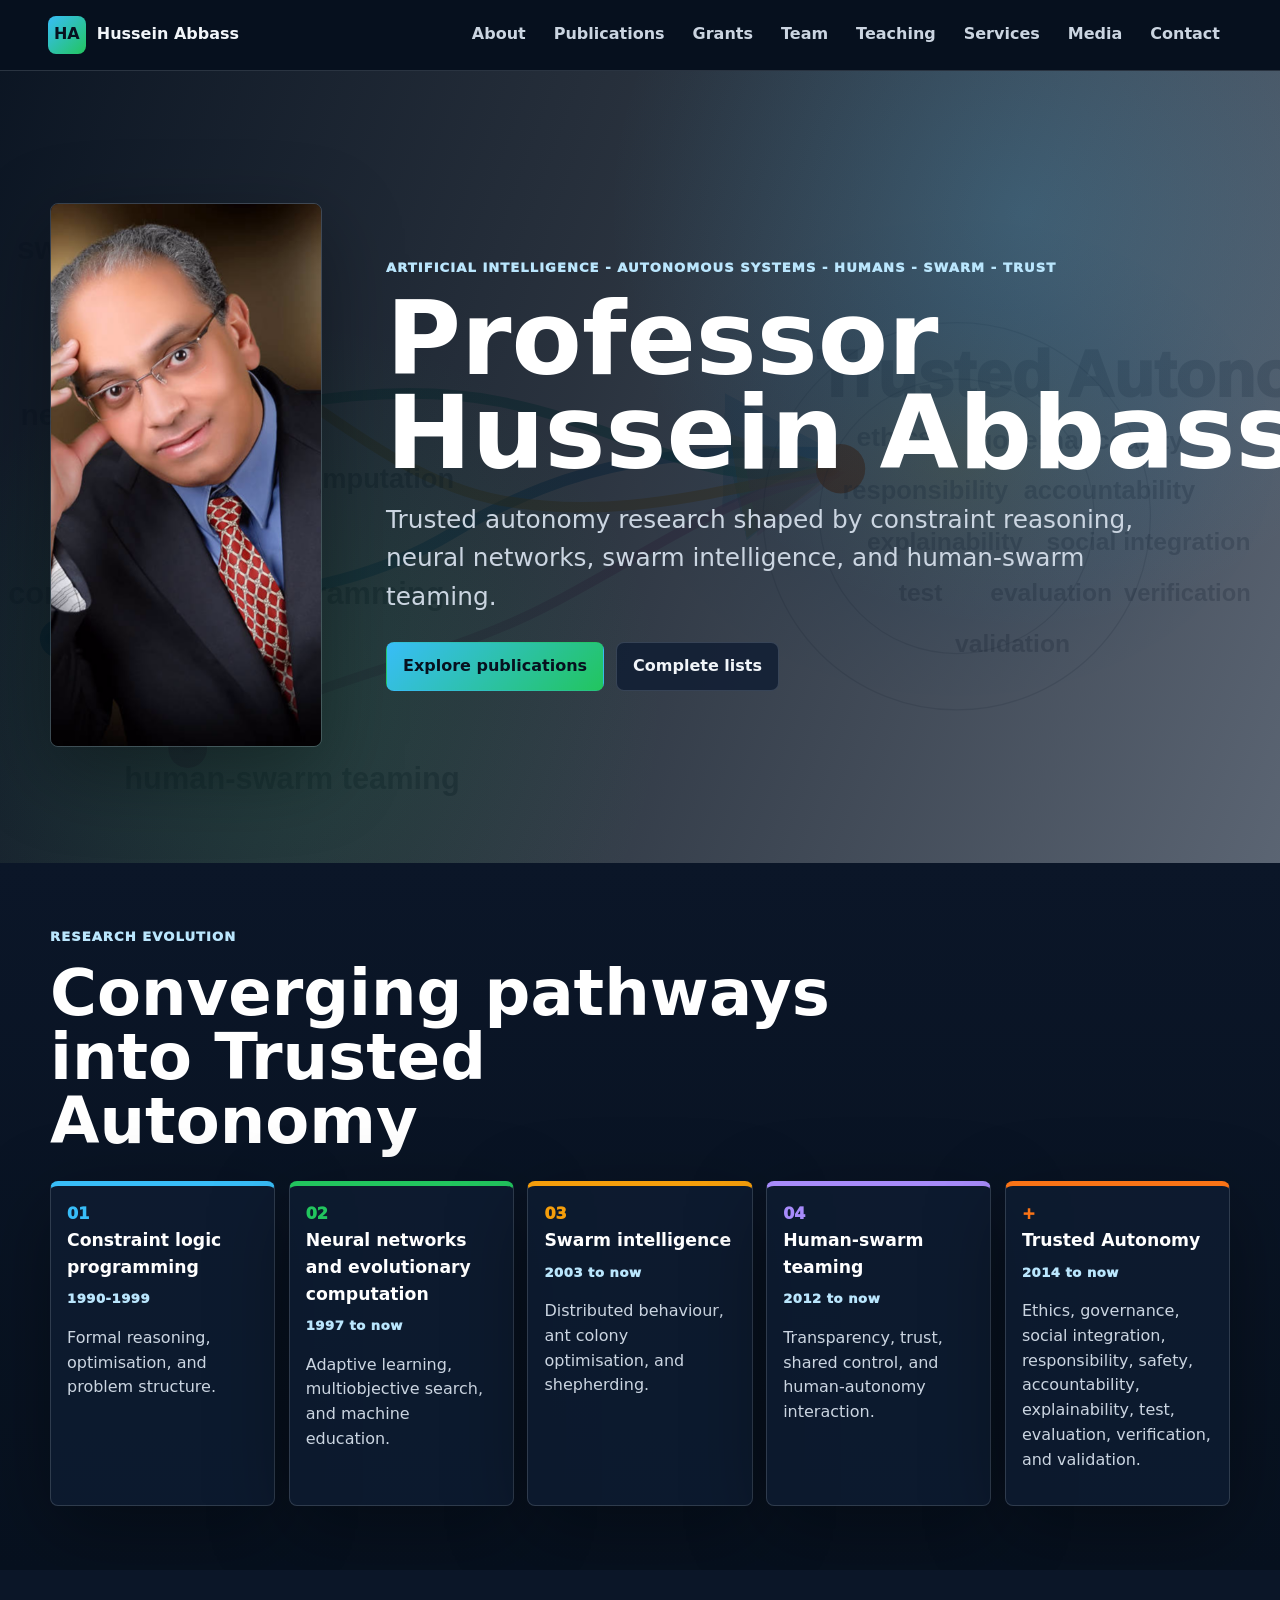
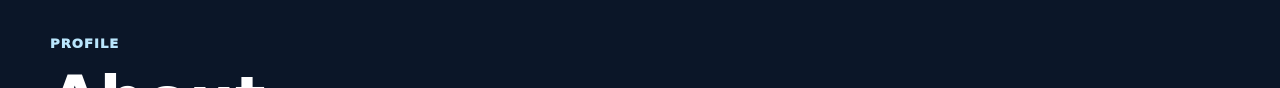
<file: Old/index.html>
﻿<!doctype html>
<html lang="en">
<head>
  <meta charset="utf-8">
  <meta name="viewport" content="width=device-width, initial-scale=1">
  <meta http-equiv="Content-Security-Policy" content="default-src 'self'; script-src 'self'; style-src 'self'; img-src 'self' data:; connect-src 'self'; object-src 'none'; base-uri 'none';  form-action 'none'; upgrade-insecure-requests">
  <meta name="description" content="Professor Hussein Abbass: trusted autonomy, human-swarm teaming, swarm intelligence, neural networks, machine education, and constraint reasoning.">
  <title>Professor Hussein Abbass | Trusted Autonomy</title>
  <link rel="icon" href="assets/favicon.svg" type="image/svg+xml">
  <link rel="stylesheet" href="styles.css">
</head>
<body>
  <a class="skip-link" href="#main">Skip to content</a>

  <header class="site-header">
    <a class="brand" href="#hero" aria-label="Professor Hussein Abbass home">
      <span class="brand-mark" aria-hidden="true">HA</span>
      <span>Hussein Abbass</span>
    </a>
    <nav class="nav" aria-label="Primary navigation">
      <a href="#about">About</a>
      <a href="#publications">Publications</a>
      <a href="#grants">Grants</a>
      <a href="#team">Team</a>
      <a href="#teaching">Teaching</a>
      <a href="#services">Services</a>
      <a href="#media">Media</a>
      <a href="#contact">Contact</a>
    </nav>
  </header>

  <main id="main">
    <section id="hero" class="hero section-band" aria-labelledby="hero-title">
      <div class="hero-bg" aria-hidden="true"></div>
      <div class="hero-content section-shell">
        <figure class="hero-figure">
          <img class="hero-portrait" src="assets/hussein-abbass.jpg" alt="Professor Hussein Abbass" width="591" height="827">
        </figure>
        <div class="hero-text">
          <p class="eyebrow">Artificial Intelligence - Autonomous Systems - Humans - Swarm - Trust</p>
          <h1 id="hero-title"><span>Professor</span><span>Hussein Abbass</span></h1>
          <p class="hero-copy">Trusted autonomy research shaped by constraint reasoning, neural networks, swarm intelligence, and human-swarm teaming.</p>
          <div class="hero-actions" aria-label="Primary calls to action">
            <a class="button primary" href="#publications">Explore publications</a>
            <a class="button ghost" href="complete.html#research-publications">Complete lists</a>
          </div>
        </div>
      </div>
    </section>

    <section class="pathways section-band" aria-labelledby="pathways-title">
      <div class="section-shell">
        <header class="section-heading compact">
          <p class="eyebrow">Research evolution</p>
          <h2 id="pathways-title">Converging pathways into Trusted Autonomy</h2>
        </header>
        <div class="pathway-map" aria-label="Evolutionary pathways in Professor Abbass's research">
          <article class="accent-cyan">
            <span>01</span>
            <h3>Constraint logic programming</h3>
            <p class="pathway-date">1990-1999</p>
            <p>Formal reasoning, optimisation, and problem structure.</p>
          </article>
          <article class="accent-green">
            <span>02</span>
            <h3>Neural networks and evolutionary computation</h3>
            <p class="pathway-date">1997 to now</p>
            <p>Adaptive learning, multiobjective search, and machine education.</p>
          </article>
          <article class="accent-amber">
            <span>03</span>
            <h3>Swarm intelligence</h3>
            <p class="pathway-date">2003 to now</p>
            <p>Distributed behaviour, ant colony optimisation, and shepherding.</p>
          </article>
          <article class="accent-purple">
            <span>04</span>
            <h3>Human-swarm teaming</h3>
            <p class="pathway-date">2012 to now</p>
            <p>Transparency, trust, shared control, and human-autonomy interaction.</p>
          </article>
          <article class="trusted accent-orange">
            <span>+</span>
            <h3>Trusted Autonomy</h3>
            <p class="pathway-date">2014 to now</p>
            <p>Ethics, governance, social integration, responsibility, safety, accountability, explainability, test, evaluation, verification, and validation.</p>
          </article>
        </div>
      </div>
    </section>

    <div id="content-root" aria-live="polite"></div>
  </main>

  <footer class="site-footer">
    <div>
      <strong>Professor Hussein Abbass</strong>
      <p>Content is maintained through CSV files for fast, secure updates.</p>
    </div>
    <a class="button ghost" href="complete.html">Open complete lists</a>
  </footer>

  <script src="app.js?v=20260705c" defer></script>
</body>
</html>
</file>
<file: styles.css>
﻿/* Base theme */
:root {
  color-scheme: dark;
  --navy-950: #07111f;
  --navy-900: #0b1628;
  --navy-850: #0f1d33;
  --slate-800: #1f2937;
  --slate-700: #334155;
  --slate-500: #64748b;
  --slate-300: #cbd5e1;
  --slate-100: #f1f5f9;
  --cyan: #38bdf8;
  --link-blue: #bae6fd;
  --link-blue-hover: #e0f2fe;
  --green: #22c55e;
  --amber: #f59e0b;
  --violet: #a78bfa;
  --orange: #f97316;
  --line: rgba(203, 213, 225, .18);
  --surface: rgba(15, 29, 51, .78);
  --surface-strong: rgba(15, 29, 51, .95);
  --shadow: 0 24px 80px rgba(0, 0, 0, .34);
  font-family: Inter, ui-sans-serif, system-ui, -apple-system, BlinkMacSystemFont, "Segoe UI", sans-serif;
}

* { box-sizing: border-box; }
html { scroll-behavior: smooth; }
body {
  margin: 0;
  color: var(--slate-100);
  background: var(--navy-950);
  line-height: 1.55;
}
a { color: inherit; }
img { max-width: 100%; display: block; }

/* Accessibility */
.skip-link {
  position: fixed;
  left: 1rem;
  top: -4rem;
  z-index: 20;
  padding: .75rem 1rem;
  color: var(--navy-950);
  background: var(--cyan);
  border-radius: 8px;
  font-weight: 900;
}
.skip-link:focus { top: 1rem; }

/* Layout */
.section-shell {
  width: min(1180px, calc(100% - 2rem));
  margin: 0 auto;
}
.section-band { position: relative; overflow: hidden; }

/* Header */
.site-header {
  position: sticky;
  top: 0;
  z-index: 10;
  display: flex;
  align-items: center;
  justify-content: space-between;
  gap: 1rem;
  padding: .85rem clamp(1rem, 4vw, 3rem);
  background: rgba(7, 17, 31, .9);
  border-bottom: 1px solid var(--line);
  backdrop-filter: blur(18px);
}
.brand {
  display: inline-flex;
  align-items: center;
  gap: .7rem;
  color: var(--slate-100);
  text-decoration: none;
  font-weight: 900;
}
.brand-mark {
  display: grid;
  place-items: center;
  width: 2.35rem;
  height: 2.35rem;
  border-radius: 8px;
  color: var(--navy-950);
  background: linear-gradient(135deg, var(--cyan), var(--green));
}
.nav {
  display: flex;
  flex-wrap: wrap;
  justify-content: flex-end;
  gap: .25rem;
}
.nav a {
  padding: .55rem .75rem;
  color: var(--slate-300);
  text-decoration: none;
  font-weight: 800;
  border-radius: 8px;
}
.nav a:hover,
.nav a:focus-visible {
  color: #fff;
  background: rgba(56, 189, 248, .13);
  outline: none;
}

/* Typography */
.eyebrow {
  margin: 0 0 .85rem;
  color: var(--link-blue);
  font-size: .82rem;
  font-weight: 950;
  letter-spacing: .08em;
  text-transform: uppercase;
}
h1, h2, h3, p { overflow-wrap: anywhere; }
h1, h2, h3 { color: #fff; letter-spacing: 0; }
h1 {
  max-width: 980px;
  margin: 0;
  font-size: clamp(3rem, 8vw, 7.2rem);
  line-height: .92;
}
h1 span { display: block; white-space: nowrap; }
h2 {
  margin: 0;
  font-size: clamp(2rem, 5vw, 4.6rem);
  line-height: 1;
}
h3 { margin: 0; font-size: 1.08rem; }
p { color: var(--slate-300); }

/* Hero */
.hero {
  min-height: 88svh;
  display: grid;
  align-items: center;
  padding: 6rem 0 5rem;
  background:
    linear-gradient(110deg, rgba(7, 17, 31, .98) 0%, rgba(7, 17, 31, .86) 44%, rgba(15, 29, 51, .68) 100%),
    url("assets/research-pathways.svg") center / cover no-repeat;
}
.hero-bg {
  position: absolute;
  inset: 0;
  background:
    radial-gradient(circle at 80% 18%, rgba(56, 189, 248, .18), transparent 26rem),
    radial-gradient(circle at 22% 80%, rgba(34, 197, 94, .12), transparent 24rem);
  pointer-events: none;
}
.hero-content {
  position: relative;
  display: grid;
  grid-template-columns: minmax(12rem, 18rem) minmax(0, 1fr);
  align-items: center;
  gap: clamp(1.4rem, 4vw, 3rem);
}
.hero-figure { margin: 0; }
.hero-portrait {
  width: min(100%, 17rem);
  height: min(62vh, 34rem);
  object-fit: cover;
  object-position: 50% 18%;
  border: 1px solid rgba(203, 213, 225, .2);
  border-radius: 8px;
  box-shadow: var(--shadow);
}
.hero-text { min-width: 0; }
.hero-copy {
  max-width: 790px;
  margin: 1.3rem 0 0;
  color: var(--slate-300);
  font-size: clamp(1.15rem, 2vw, 1.55rem);
}
.hero-actions,
.section-actions {
  display: flex;
  flex-wrap: wrap;
  gap: .75rem;
  margin-top: 1.6rem;
}

/* Controls */
.button {
  display: inline-flex;
  align-items: center;
  justify-content: center;
  min-height: 2.65rem;
  padding: .72rem 1rem;
  border: 1px solid var(--line);
  border-radius: 8px;
  color: var(--slate-100);
  background: rgba(15, 29, 51, .82);
  text-decoration: none;
  font-weight: 900;
}
.button.primary {
  color: var(--navy-950);
  border-color: transparent;
  background: linear-gradient(135deg, var(--cyan), var(--green));
}
.button.ghost:hover,
.button.ghost:focus-visible {
  border-color: var(--cyan);
  color: #fff;
}

/* Pathways */
.pathways {
  padding: 4rem 0;
  background: linear-gradient(180deg, var(--navy-900), var(--navy-950));
}
.section-heading {
  display: flex;
  align-items: end;
  justify-content: space-between;
  gap: 1.5rem;
  margin-bottom: 1.5rem;
}
.section-heading.compact {
  display: block;
  max-width: 780px;
}
.section-intro {
  max-width: 690px;
  color: var(--slate-300);
}
.pathway-map {
  display: grid;
  grid-template-columns: repeat(5, minmax(0, 1fr));
  gap: .85rem;
  margin-top: 1.8rem;
}
.accent-cyan { --accent: #38BDF8; }
.accent-green { --accent: #22C55E; }
.accent-amber { --accent: #F59E0B; }
.accent-purple { --accent: #A78BFA; }
.accent-orange { --accent: #F97316; }
#about { --accent: #38BDF8; }
#publications { --accent: #22C55E; }
#grants { --accent: #38BDF8; }
#research { --accent: #22C55E; }
#team { --accent: #A78BFA; }
#teaching { --accent: #F59E0B; }
#services { --accent: #38BDF8; }
#media { --accent: #22C55E; }
#contact { --accent: #A78BFA; }
.pathway-map article,
.featured-card,
.list-card {
  border: 1px solid var(--line);
  border-top: 5px solid var(--accent, var(--cyan));
  border-radius: 8px;
  background: var(--surface);
  box-shadow: var(--shadow);
}
.pathway-map article {
  min-height: 14rem;
  padding: 1rem;
}
.pathway-map span,
.card-meta { color: var(--accent); font-weight: 950; }
.pathway-date {
  margin: .55rem 0 .35rem;
  color: var(--link-blue);
  font-size: .82rem;
  font-weight: 950;
  letter-spacing: .04em;
}
.trusted { background: rgba(30, 41, 59, .9); }

/* Content sections */
.content-section { padding: 4rem 0; }
.content-section:nth-child(even) { background: var(--navy-950); }
.content-section:nth-child(odd) { background: var(--navy-900); }
.featured-grid {
  display: grid;
  grid-template-columns: repeat(3, minmax(0, 1fr));
  gap: 1rem;
}
.featured-card {
  display: flex;
  flex-direction: column;
  min-height: 14rem;
  padding: 1rem;
}
.card-meta {
  margin: 0 0 .65rem;
  font-size: .78rem;
  text-transform: uppercase;
}
.card-link,
.list-card a {
  color: var(--link-blue);
  font-weight: 900;
  text-decoration: none;
}
.card-link { margin-top: auto; }
.link-group {
  display: flex;
  flex-wrap: wrap;
  gap: .45rem .75rem;
  margin-top: .75rem;
}
.inline-link {
  color: var(--link-blue);
  font-weight: 850;
  text-decoration: none;
}
.inline-link:hover { text-decoration: underline; }
.card-link:hover,
.list-card a:hover { text-decoration: underline; }

@media (min-width: 981px) {
  #about .featured-card:first-child {
    grid-column: span 2;
  }
}

/* Publication category selector */
.category-nav {
  display: flex;
  flex-wrap: wrap;
  align-items: stretch;
  gap: .65rem .75rem;
  width: 100%;
  margin: -.25rem 0 1.45rem;
}
.category-nav a {
  flex: 1 1 clamp(10.5rem, 28%, 14.5rem);
  display: inline-flex;
  align-items: center;
  justify-content: center;
  min-height: 2.55rem;
  padding: .58rem .82rem;
  border: 1px solid rgba(186, 230, 253, .28);
  border-radius: 8px;
  color: var(--link-blue);
  background: rgba(7, 17, 31, .46);
  text-align: center;
  text-decoration: none;
  font-size: .92rem;
  font-weight: 900;
  line-height: 1.18;
  white-space: normal;
  overflow-wrap: anywhere;
}
.category-nav a:hover,
.category-nav a:focus-visible {
  border-color: var(--cyan);
  color: var(--link-blue-hover);
  background: rgba(56, 189, 248, .12);
  outline: none;
}
.category-nav-complete {
  margin-top: .55rem;
  margin-bottom: 1.25rem;
}
.publication-subsection { padding-top: 1.1rem; }
.subsection-heading h4 {
  margin: 0;
  color: #fff;
  font-size: 1.25rem;
}

/* Ticker */
.ticker {
  margin-top: 1.3rem;
  overflow: hidden;
  border-block: 1px solid var(--line);
  background: rgba(15, 29, 51, .62);
}
.ticker-track {
  display: flex;
  align-items: stretch;
  width: max-content;
  transform: translateX(0);
}
.ticker-item {
  flex: 0 0 auto;
  display: inline-flex;
  align-items: center;
  width: clamp(18rem, 34vw, 34rem);
  min-height: 3.4rem;
  padding: .85rem 1.2rem;
  color: var(--slate-300);
  white-space: nowrap;
  overflow: hidden;
  text-overflow: ellipsis;
  text-decoration: none;
  border-right: 1px solid rgba(203, 213, 225, .12);
}
.ticker-item-md {
  width: clamp(22rem, 42vw, 42rem);
  font-size: .94rem;
}
.ticker-item-lg {
  width: clamp(26rem, 52vw, 52rem);
  font-size: .86rem;
}
.ticker-item-xl {
  width: clamp(30rem, 62vw, 64rem);
  font-size: .78rem;
  line-height: 1.35;
}
.ticker a { color: var(--link-blue); font-weight: 850; }
.ticker a:hover { color: var(--link-blue-hover); text-decoration: underline; }

/* Complete lists */
.complete-page { background: var(--navy-950); }
.complete-hero {
  padding: 4rem 0;
  background:
    linear-gradient(115deg, rgba(7, 17, 31, .96), rgba(15, 29, 51, .74)),
    url("assets/research-pathways.svg") center / cover no-repeat;
}
.complete-list { display: grid; gap: .75rem; }
.subsection { margin-top: 2rem; }
.subsection-heading {
  display: grid;
  gap: .25rem;
  margin: 0 0 .85rem;
  padding-bottom: .75rem;
  border-bottom: 1px solid var(--line);
}
.subsection-heading h3 { font-size: 1.45rem; }
.subsection-heading p { margin: 0; }
.list-card {
  padding: .95rem 1rem;
  box-shadow: none;
}
.list-card p { margin-bottom: 0; }

/* Footer */
.site-footer {
  display: flex;
  align-items: center;
  justify-content: space-between;
  gap: 1rem;
  padding: 2rem clamp(1rem, 4vw, 3rem);
  background: #050b14;
  border-top: 1px solid var(--line);
}
.site-footer p { margin: .25rem 0 0; }

/* Responsive */
@media (max-width: 980px) {
  .site-header { align-items: flex-start; flex-direction: column; }
  .nav { justify-content: flex-start; }
  .hero-content { grid-template-columns: minmax(8rem, 12rem) minmax(0, 1fr); }
  h1 { font-size: clamp(2.5rem, 7vw, 4.7rem); }
  .pathway-map,
  .featured-grid { grid-template-columns: repeat(2, minmax(0, 1fr)); }
}
@media (max-width: 640px) {
  .hero { min-height: 78svh; padding: 3.8rem 0 4rem; }
  .hero-content { grid-template-columns: 1fr; align-items: start; }
  .hero-portrait { width: 8.8rem; height: 12.5rem; }
  h1 { font-size: clamp(2.05rem, 9.5vw, 2.85rem); }
  h1 span { white-space: nowrap; }
  .section-heading { display: block; }
  .pathway-map,
  .featured-grid { grid-template-columns: 1fr; }
  .ticker-item { width: clamp(16rem, 80vw, 28rem); }
  .ticker-item-md,
  .ticker-item-lg,
  .ticker-item-xl { width: clamp(18rem, 86vw, 34rem); }
  .site-footer { align-items: flex-start; flex-direction: column; }
}
@media (max-width: 380px) {
  h1 { font-size: 2rem; }
  .nav a { padding-inline: .55rem; }
}
@media (prefers-reduced-motion: reduce) {
  html { scroll-behavior: auto; }
  .ticker-track { flex-wrap: wrap; width: auto; }
  .ticker-item { white-space: normal; width: auto; }
}
</file>
<file: Old/styles.css>
﻿/* Base theme */
:root {
  color-scheme: dark;
  --navy-950: #07111f;
  --navy-900: #0b1628;
  --navy-850: #0f1d33;
  --slate-800: #1f2937;
  --slate-700: #334155;
  --slate-500: #64748b;
  --slate-300: #cbd5e1;
  --slate-100: #f1f5f9;
  --cyan: #38bdf8;
  --link-blue: #bae6fd;
  --link-blue-hover: #e0f2fe;
  --green: #22c55e;
  --amber: #f59e0b;
  --violet: #a78bfa;
  --orange: #f97316;
  --line: rgba(203, 213, 225, .18);
  --surface: rgba(15, 29, 51, .78);
  --surface-strong: rgba(15, 29, 51, .95);
  --shadow: 0 24px 80px rgba(0, 0, 0, .34);
  font-family: Inter, ui-sans-serif, system-ui, -apple-system, BlinkMacSystemFont, "Segoe UI", sans-serif;
}

* { box-sizing: border-box; }
html { scroll-behavior: smooth; }
body {
  margin: 0;
  color: var(--slate-100);
  background: var(--navy-950);
  line-height: 1.55;
}
a { color: inherit; }
img { max-width: 100%; display: block; }

/* Accessibility */
.skip-link {
  position: fixed;
  left: 1rem;
  top: -4rem;
  z-index: 20;
  padding: .75rem 1rem;
  color: var(--navy-950);
  background: var(--cyan);
  border-radius: 8px;
  font-weight: 900;
}
.skip-link:focus { top: 1rem; }

/* Layout */
.section-shell {
  width: min(1180px, calc(100% - 2rem));
  margin: 0 auto;
}
.section-band { position: relative; overflow: hidden; }

/* Header */
.site-header {
  position: sticky;
  top: 0;
  z-index: 10;
  display: flex;
  align-items: center;
  justify-content: space-between;
  gap: 1rem;
  padding: .85rem clamp(1rem, 4vw, 3rem);
  background: rgba(7, 17, 31, .9);
  border-bottom: 1px solid var(--line);
  backdrop-filter: blur(18px);
}
.brand {
  display: inline-flex;
  align-items: center;
  gap: .7rem;
  color: var(--slate-100);
  text-decoration: none;
  font-weight: 900;
}
.brand-mark {
  display: grid;
  place-items: center;
  width: 2.35rem;
  height: 2.35rem;
  border-radius: 8px;
  color: var(--navy-950);
  background: linear-gradient(135deg, var(--cyan), var(--green));
}
.nav {
  display: flex;
  flex-wrap: wrap;
  justify-content: flex-end;
  gap: .25rem;
}
.nav a {
  padding: .55rem .75rem;
  color: var(--slate-300);
  text-decoration: none;
  font-weight: 800;
  border-radius: 8px;
}
.nav a:hover,
.nav a:focus-visible {
  color: #fff;
  background: rgba(56, 189, 248, .13);
  outline: none;
}

/* Typography */
.eyebrow {
  margin: 0 0 .85rem;
  color: var(--link-blue);
  font-size: .82rem;
  font-weight: 950;
  letter-spacing: .08em;
  text-transform: uppercase;
}
h1, h2, h3, p { overflow-wrap: anywhere; }
h1, h2, h3 { color: #fff; letter-spacing: 0; }
h1 {
  max-width: 980px;
  margin: 0;
  font-size: clamp(3rem, 8vw, 7.2rem);
  line-height: .92;
}
h1 span { display: block; white-space: nowrap; }
h2 {
  margin: 0;
  font-size: clamp(2rem, 5vw, 4.6rem);
  line-height: 1;
}
h3 { margin: 0; font-size: 1.08rem; }
p { color: var(--slate-300); }

/* Hero */
.hero {
  min-height: 88svh;
  display: grid;
  align-items: center;
  padding: 6rem 0 5rem;
  background:
    linear-gradient(110deg, rgba(7, 17, 31, .98) 0%, rgba(7, 17, 31, .86) 44%, rgba(15, 29, 51, .68) 100%),
    url("assets/research-pathways.svg") center / cover no-repeat;
}
.hero-bg {
  position: absolute;
  inset: 0;
  background:
    radial-gradient(circle at 80% 18%, rgba(56, 189, 248, .18), transparent 26rem),
    radial-gradient(circle at 22% 80%, rgba(34, 197, 94, .12), transparent 24rem);
  pointer-events: none;
}
.hero-content {
  position: relative;
  display: grid;
  grid-template-columns: minmax(12rem, 18rem) minmax(0, 1fr);
  align-items: center;
  gap: clamp(1.4rem, 4vw, 3rem);
}
.hero-figure { margin: 0; }
.hero-portrait {
  width: min(100%, 17rem);
  height: min(62vh, 34rem);
  object-fit: cover;
  object-position: 50% 18%;
  border: 1px solid rgba(203, 213, 225, .2);
  border-radius: 8px;
  box-shadow: var(--shadow);
}
.hero-text { min-width: 0; }
.hero-copy {
  max-width: 790px;
  margin: 1.3rem 0 0;
  color: var(--slate-300);
  font-size: clamp(1.15rem, 2vw, 1.55rem);
}
.hero-actions,
.section-actions {
  display: flex;
  flex-wrap: wrap;
  gap: .75rem;
  margin-top: 1.6rem;
}

/* Controls */
.button {
  display: inline-flex;
  align-items: center;
  justify-content: center;
  min-height: 2.65rem;
  padding: .72rem 1rem;
  border: 1px solid var(--line);
  border-radius: 8px;
  color: var(--slate-100);
  background: rgba(15, 29, 51, .82);
  text-decoration: none;
  font-weight: 900;
}
.button.primary {
  color: var(--navy-950);
  border-color: transparent;
  background: linear-gradient(135deg, var(--cyan), var(--green));
}
.button.ghost:hover,
.button.ghost:focus-visible {
  border-color: var(--cyan);
  color: #fff;
}

/* Pathways */
.pathways {
  padding: 4rem 0;
  background: linear-gradient(180deg, var(--navy-900), var(--navy-950));
}
.section-heading {
  display: flex;
  align-items: end;
  justify-content: space-between;
  gap: 1.5rem;
  margin-bottom: 1.5rem;
}
.section-heading.compact {
  display: block;
  max-width: 780px;
}
.section-intro {
  max-width: 690px;
  color: var(--slate-300);
}
.pathway-map {
  display: grid;
  grid-template-columns: repeat(5, minmax(0, 1fr));
  gap: .85rem;
  margin-top: 1.8rem;
}
.accent-cyan { --accent: #38BDF8; }
.accent-green { --accent: #22C55E; }
.accent-amber { --accent: #F59E0B; }
.accent-purple { --accent: #A78BFA; }
.accent-orange { --accent: #F97316; }
#about { --accent: #38BDF8; }
#publications { --accent: #22C55E; }
#grants { --accent: #38BDF8; }
#research { --accent: #22C55E; }
#team { --accent: #A78BFA; }
#teaching { --accent: #F59E0B; }
#services { --accent: #38BDF8; }
#media { --accent: #22C55E; }
#contact { --accent: #A78BFA; }
.pathway-map article,
.featured-card,
.list-card {
  border: 1px solid var(--line);
  border-top: 5px solid var(--accent, var(--cyan));
  border-radius: 8px;
  background: var(--surface);
  box-shadow: var(--shadow);
}
.pathway-map article {
  min-height: 14rem;
  padding: 1rem;
}
.pathway-map span,
.card-meta { color: var(--accent); font-weight: 950; }
.pathway-date {
  margin: .55rem 0 .35rem;
  color: var(--link-blue);
  font-size: .82rem;
  font-weight: 950;
  letter-spacing: .04em;
}
.trusted { background: rgba(30, 41, 59, .9); }

/* Content sections */
.content-section { padding: 4rem 0; }
.content-section:nth-child(even) { background: var(--navy-950); }
.content-section:nth-child(odd) { background: var(--navy-900); }
.featured-grid {
  display: grid;
  grid-template-columns: repeat(3, minmax(0, 1fr));
  gap: 1rem;
}
.featured-card {
  display: flex;
  flex-direction: column;
  min-height: 14rem;
  padding: 1rem;
}
.card-meta {
  margin: 0 0 .65rem;
  font-size: .78rem;
  text-transform: uppercase;
}
.card-link,
.list-card a {
  color: var(--link-blue);
  font-weight: 900;
  text-decoration: none;
}
.card-link { margin-top: auto; }
.link-group {
  display: flex;
  flex-wrap: wrap;
  gap: .45rem .75rem;
  margin-top: .75rem;
}
.inline-link {
  color: var(--link-blue);
  font-weight: 850;
  text-decoration: none;
}
.inline-link:hover { text-decoration: underline; }
.card-link:hover,
.list-card a:hover { text-decoration: underline; }

/* Ticker */
.ticker {
  margin-top: 1.3rem;
  overflow: hidden;
  border-block: 1px solid var(--line);
  background: rgba(15, 29, 51, .62);
}
.ticker-track {
  display: flex;
  align-items: stretch;
  width: max-content;
  transform: translateX(0);
}
.ticker-item {
  flex: 0 0 auto;
  display: inline-flex;
  align-items: center;
  width: clamp(18rem, 34vw, 34rem);
  min-height: 3.4rem;
  padding: .85rem 1.2rem;
  color: var(--slate-300);
  white-space: nowrap;
  overflow: hidden;
  text-overflow: ellipsis;
  text-decoration: none;
  border-right: 1px solid rgba(203, 213, 225, .12);
}
.ticker-item-md {
  width: clamp(22rem, 42vw, 42rem);
  font-size: .94rem;
}
.ticker-item-lg {
  width: clamp(26rem, 52vw, 52rem);
  font-size: .86rem;
}
.ticker-item-xl {
  width: clamp(30rem, 62vw, 64rem);
  font-size: .78rem;
  line-height: 1.35;
}
.ticker a { color: var(--link-blue); font-weight: 850; }
.ticker a:hover { color: var(--link-blue-hover); text-decoration: underline; }

/* Complete lists */
.complete-page { background: var(--navy-950); }
.complete-hero {
  padding: 4rem 0;
  background:
    linear-gradient(115deg, rgba(7, 17, 31, .96), rgba(15, 29, 51, .74)),
    url("assets/research-pathways.svg") center / cover no-repeat;
}
.complete-list { display: grid; gap: .75rem; }
.subsection { margin-top: 2rem; }
.subsection-heading {
  display: grid;
  gap: .25rem;
  margin: 0 0 .85rem;
  padding-bottom: .75rem;
  border-bottom: 1px solid var(--line);
}
.subsection-heading h3 { font-size: 1.45rem; }
.subsection-heading p { margin: 0; }
.list-card {
  padding: .95rem 1rem;
  box-shadow: none;
}
.list-card p { margin-bottom: 0; }

/* Footer */
.site-footer {
  display: flex;
  align-items: center;
  justify-content: space-between;
  gap: 1rem;
  padding: 2rem clamp(1rem, 4vw, 3rem);
  background: #050b14;
  border-top: 1px solid var(--line);
}
.site-footer p { margin: .25rem 0 0; }

/* Responsive */
@media (max-width: 980px) {
  .site-header { align-items: flex-start; flex-direction: column; }
  .nav { justify-content: flex-start; }
  .hero-content { grid-template-columns: minmax(8rem, 12rem) minmax(0, 1fr); }
  h1 { font-size: clamp(2.5rem, 7vw, 4.7rem); }
  .pathway-map,
  .featured-grid { grid-template-columns: repeat(2, minmax(0, 1fr)); }
}
@media (max-width: 640px) {
  .hero { min-height: 78svh; padding: 3.8rem 0 4rem; }
  .hero-content { grid-template-columns: 1fr; align-items: start; }
  .hero-portrait { width: 8.8rem; height: 12.5rem; }
  h1 { font-size: clamp(2.05rem, 9.5vw, 2.85rem); }
  h1 span { white-space: nowrap; }
  .section-heading { display: block; }
  .pathway-map,
  .featured-grid { grid-template-columns: 1fr; }
  .ticker-item { width: clamp(16rem, 80vw, 28rem); }
  .ticker-item-md,
  .ticker-item-lg,
  .ticker-item-xl { width: clamp(18rem, 86vw, 34rem); }
  .site-footer { align-items: flex-start; flex-direction: column; }
}
@media (max-width: 380px) {
  h1 { font-size: 2rem; }
  .nav a { padding-inline: .55rem; }
}
@media (prefers-reduced-motion: reduce) {
  html { scroll-behavior: auto; }
  .ticker-track { flex-wrap: wrap; width: auto; }
  .ticker-item { white-space: normal; width: auto; }
}
</file>
